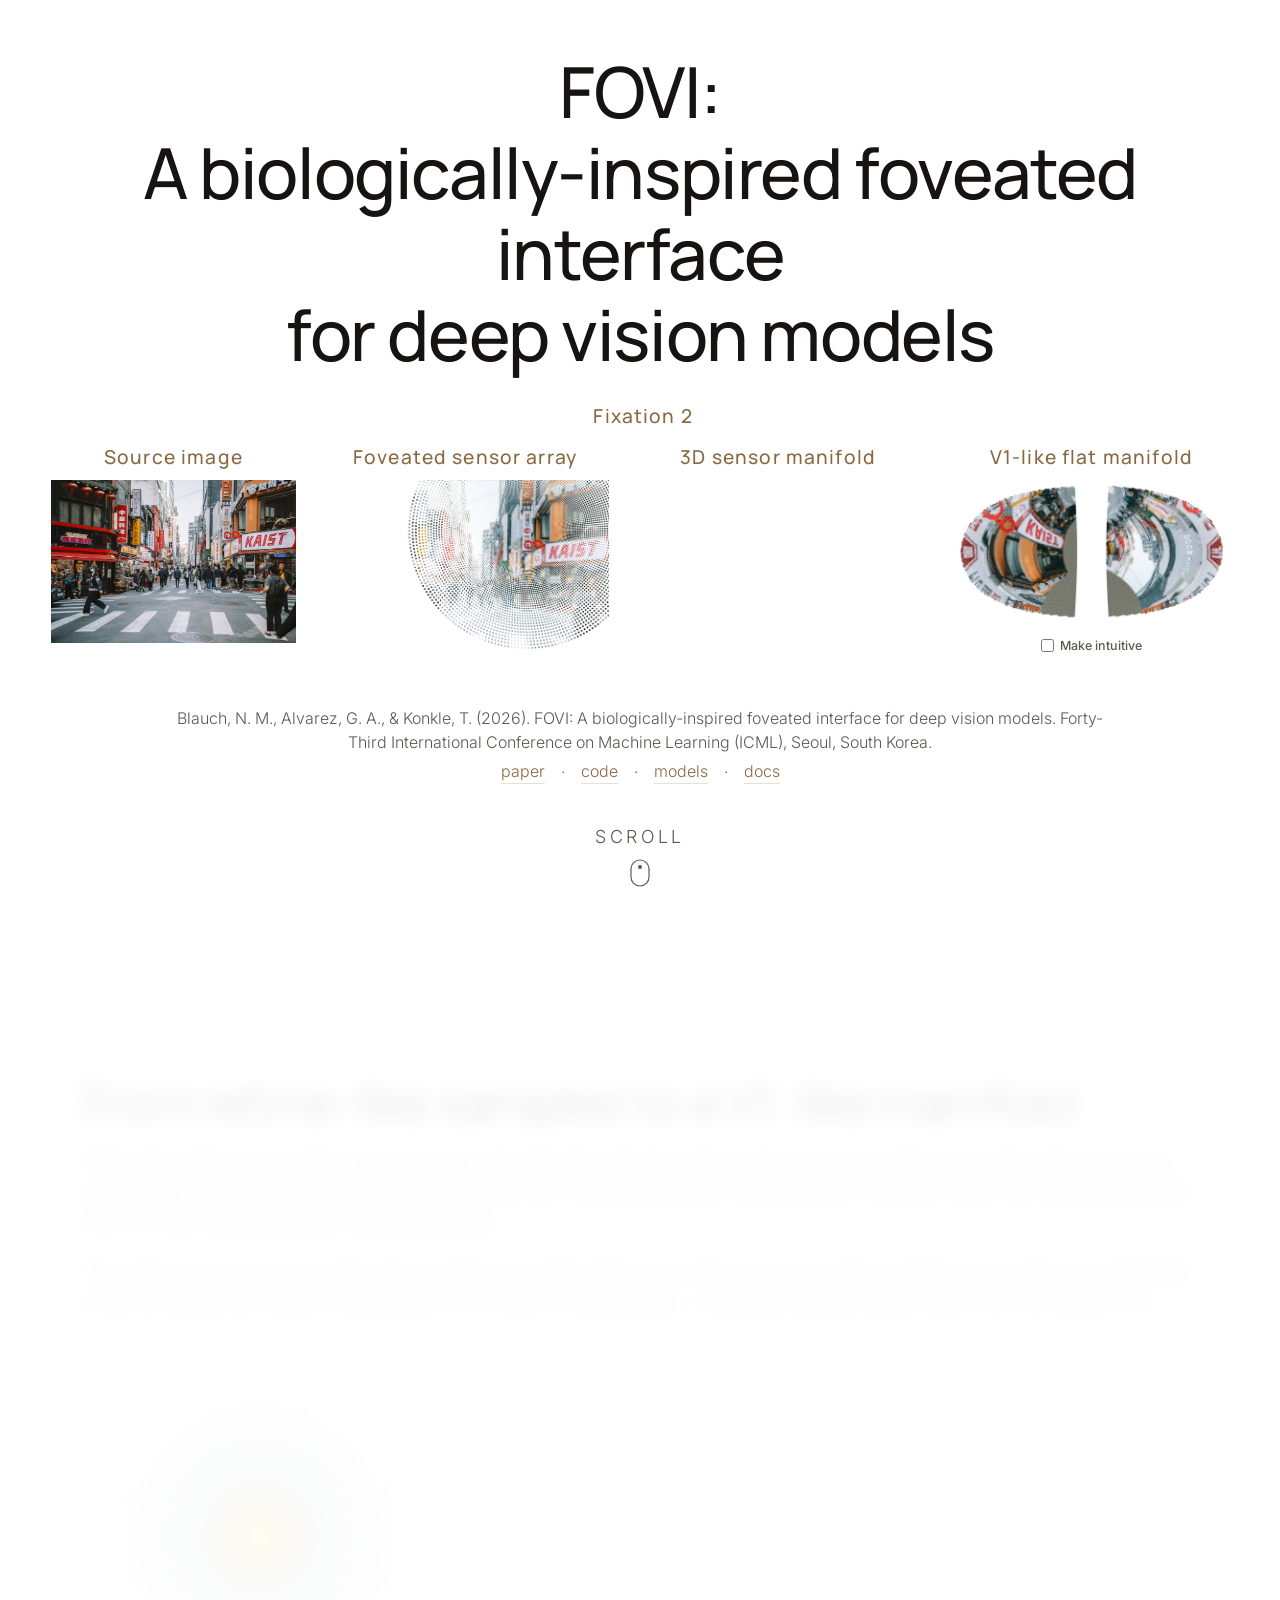
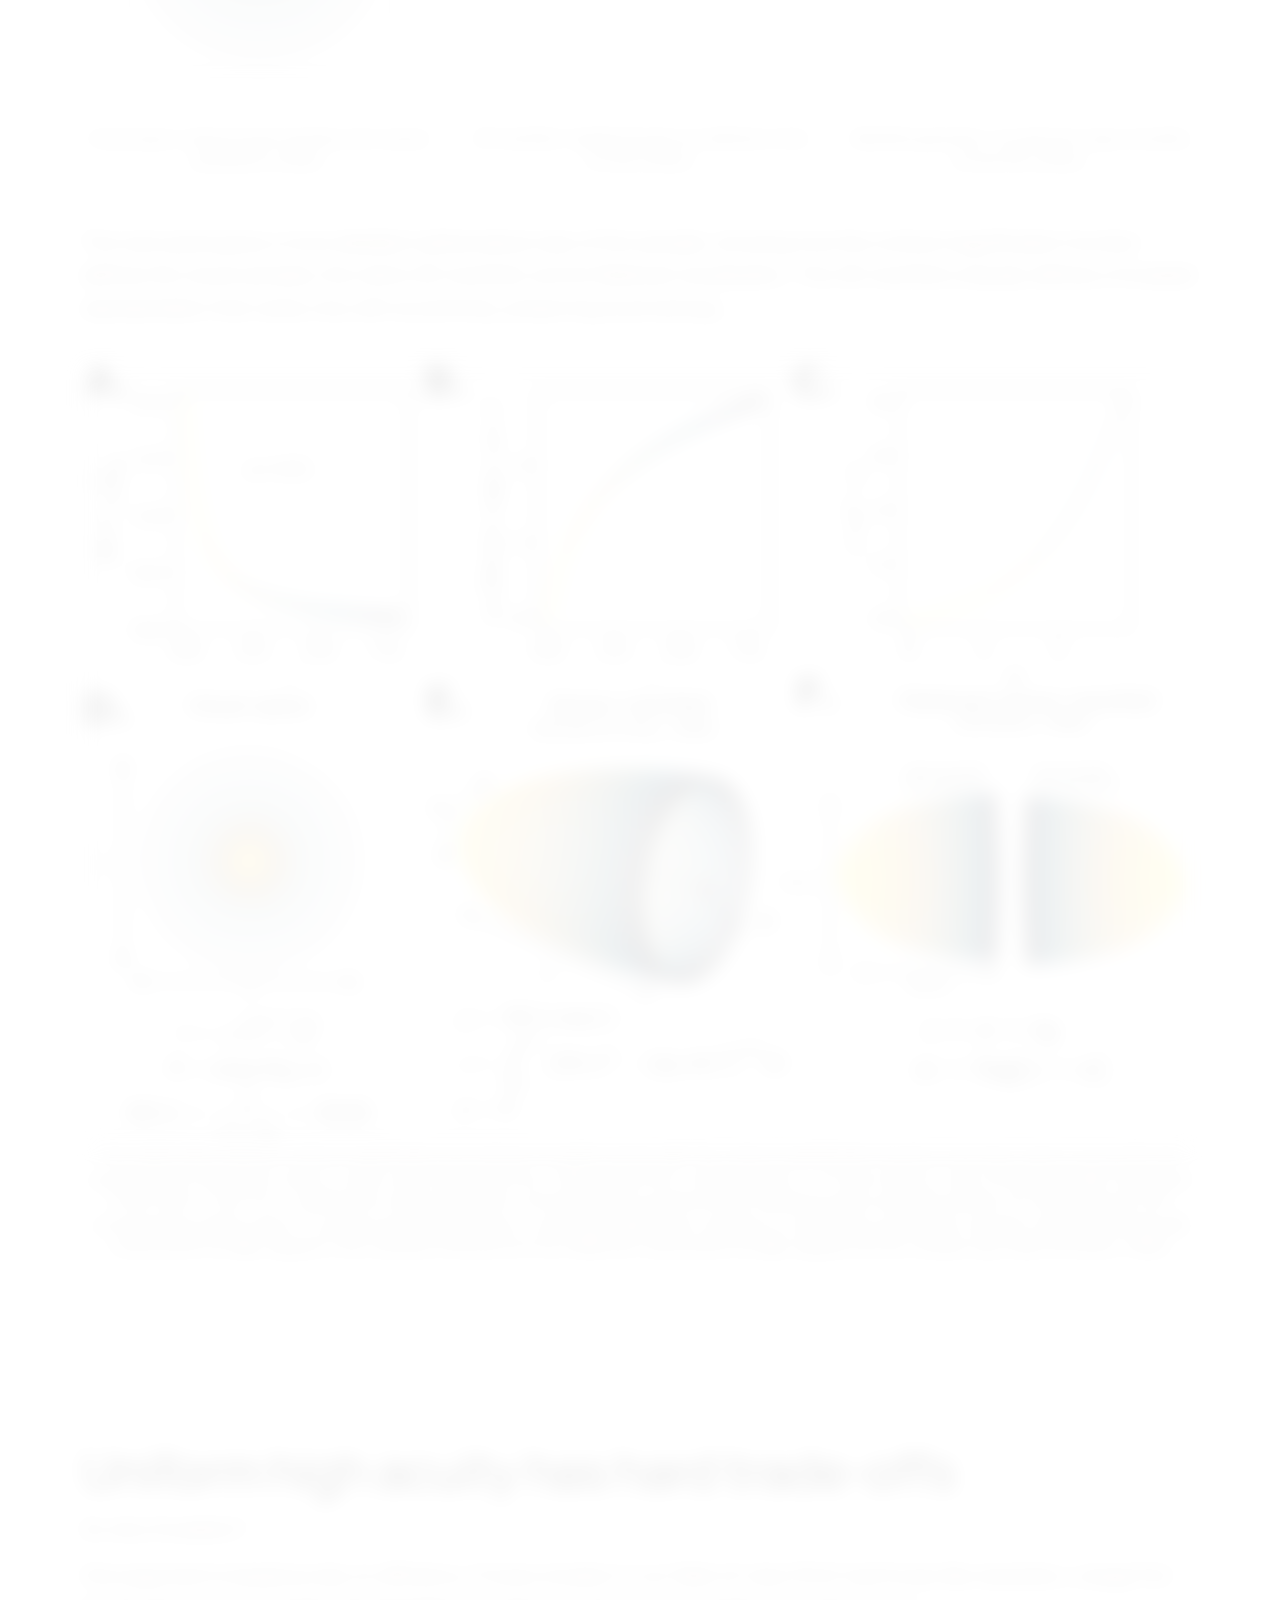
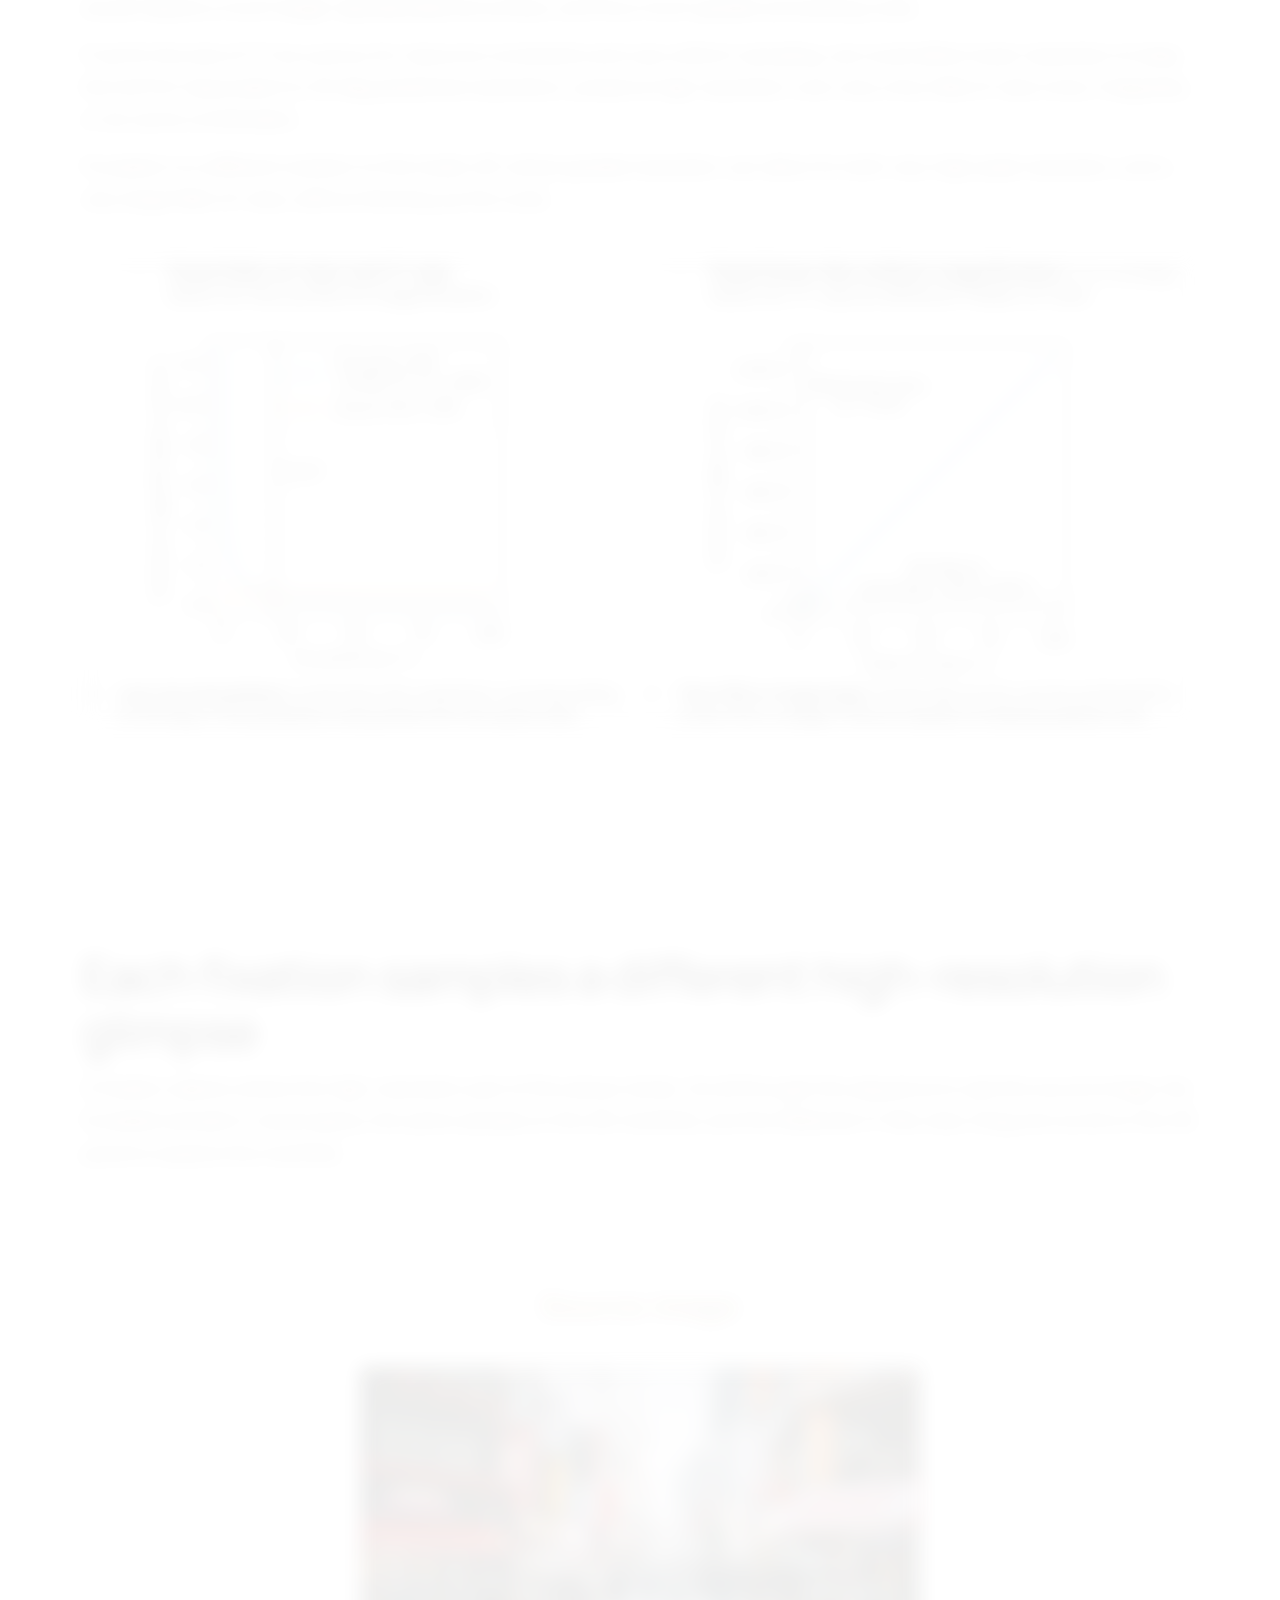
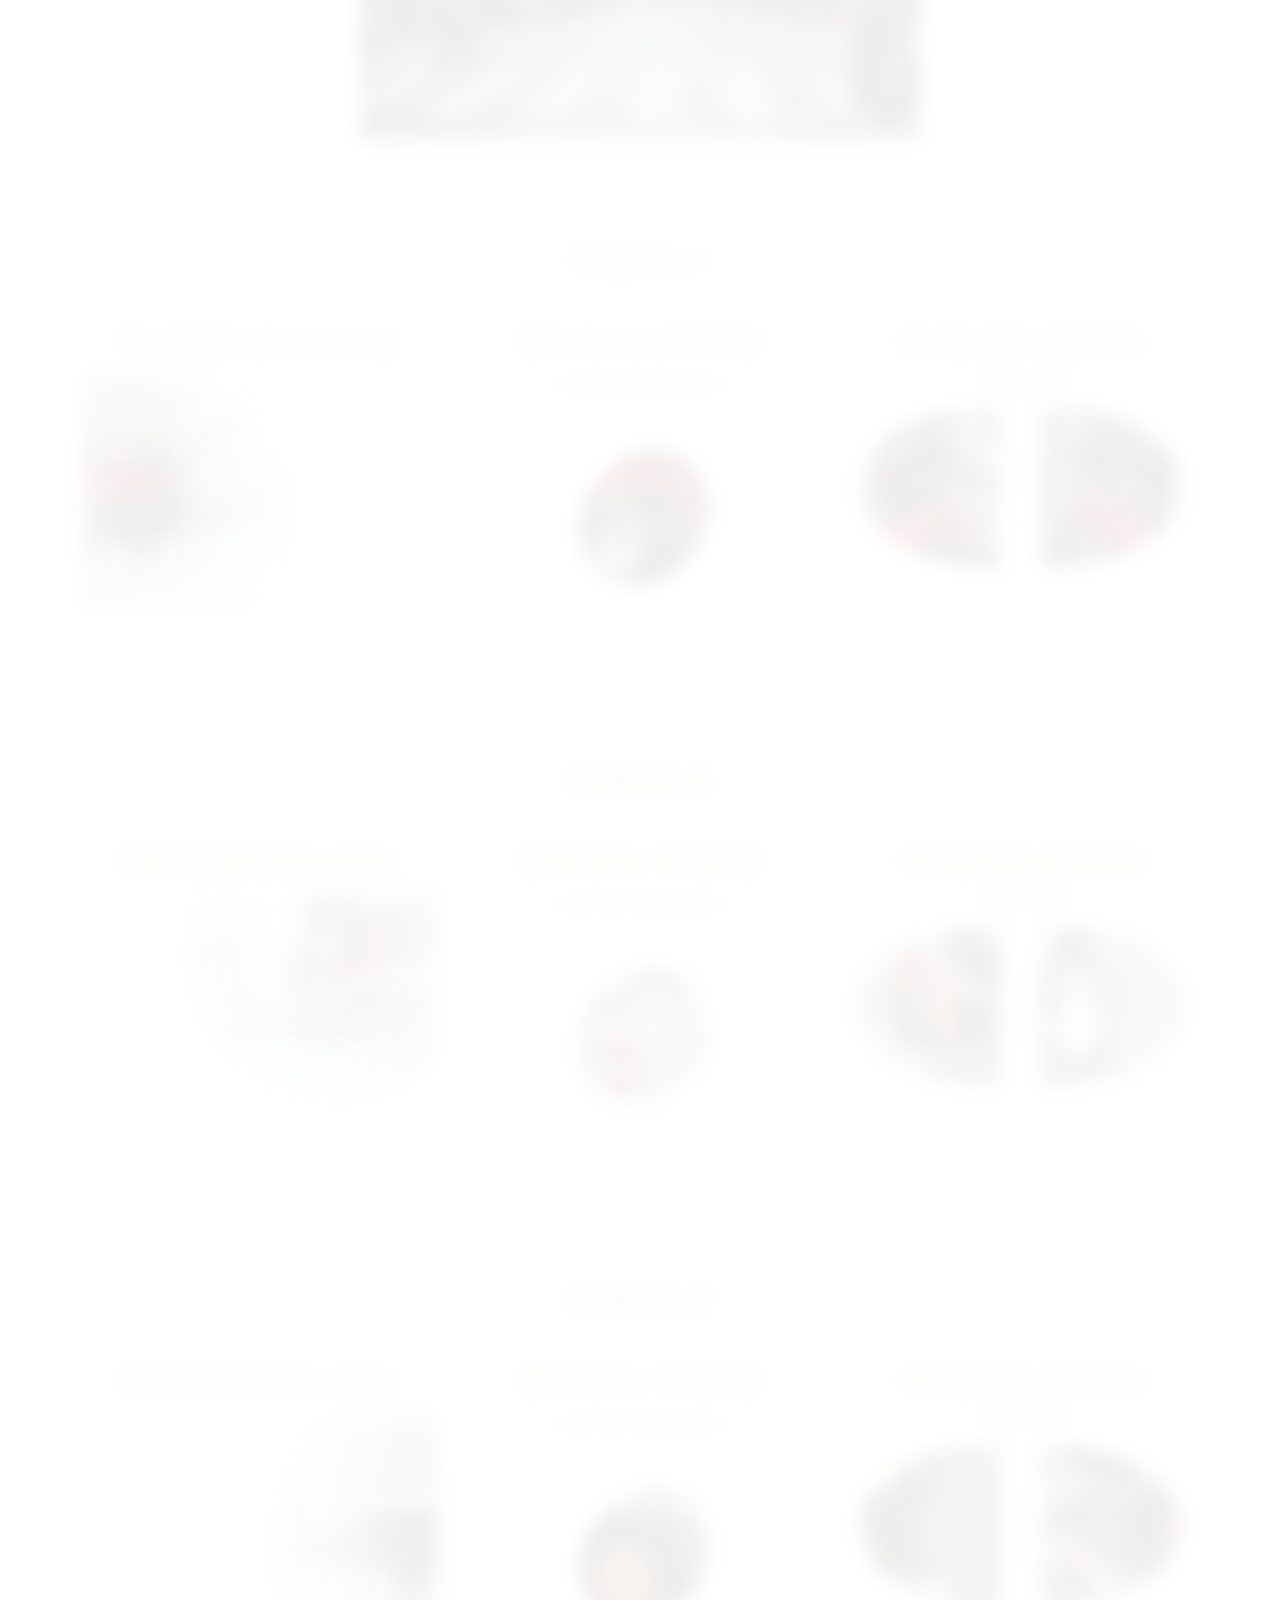
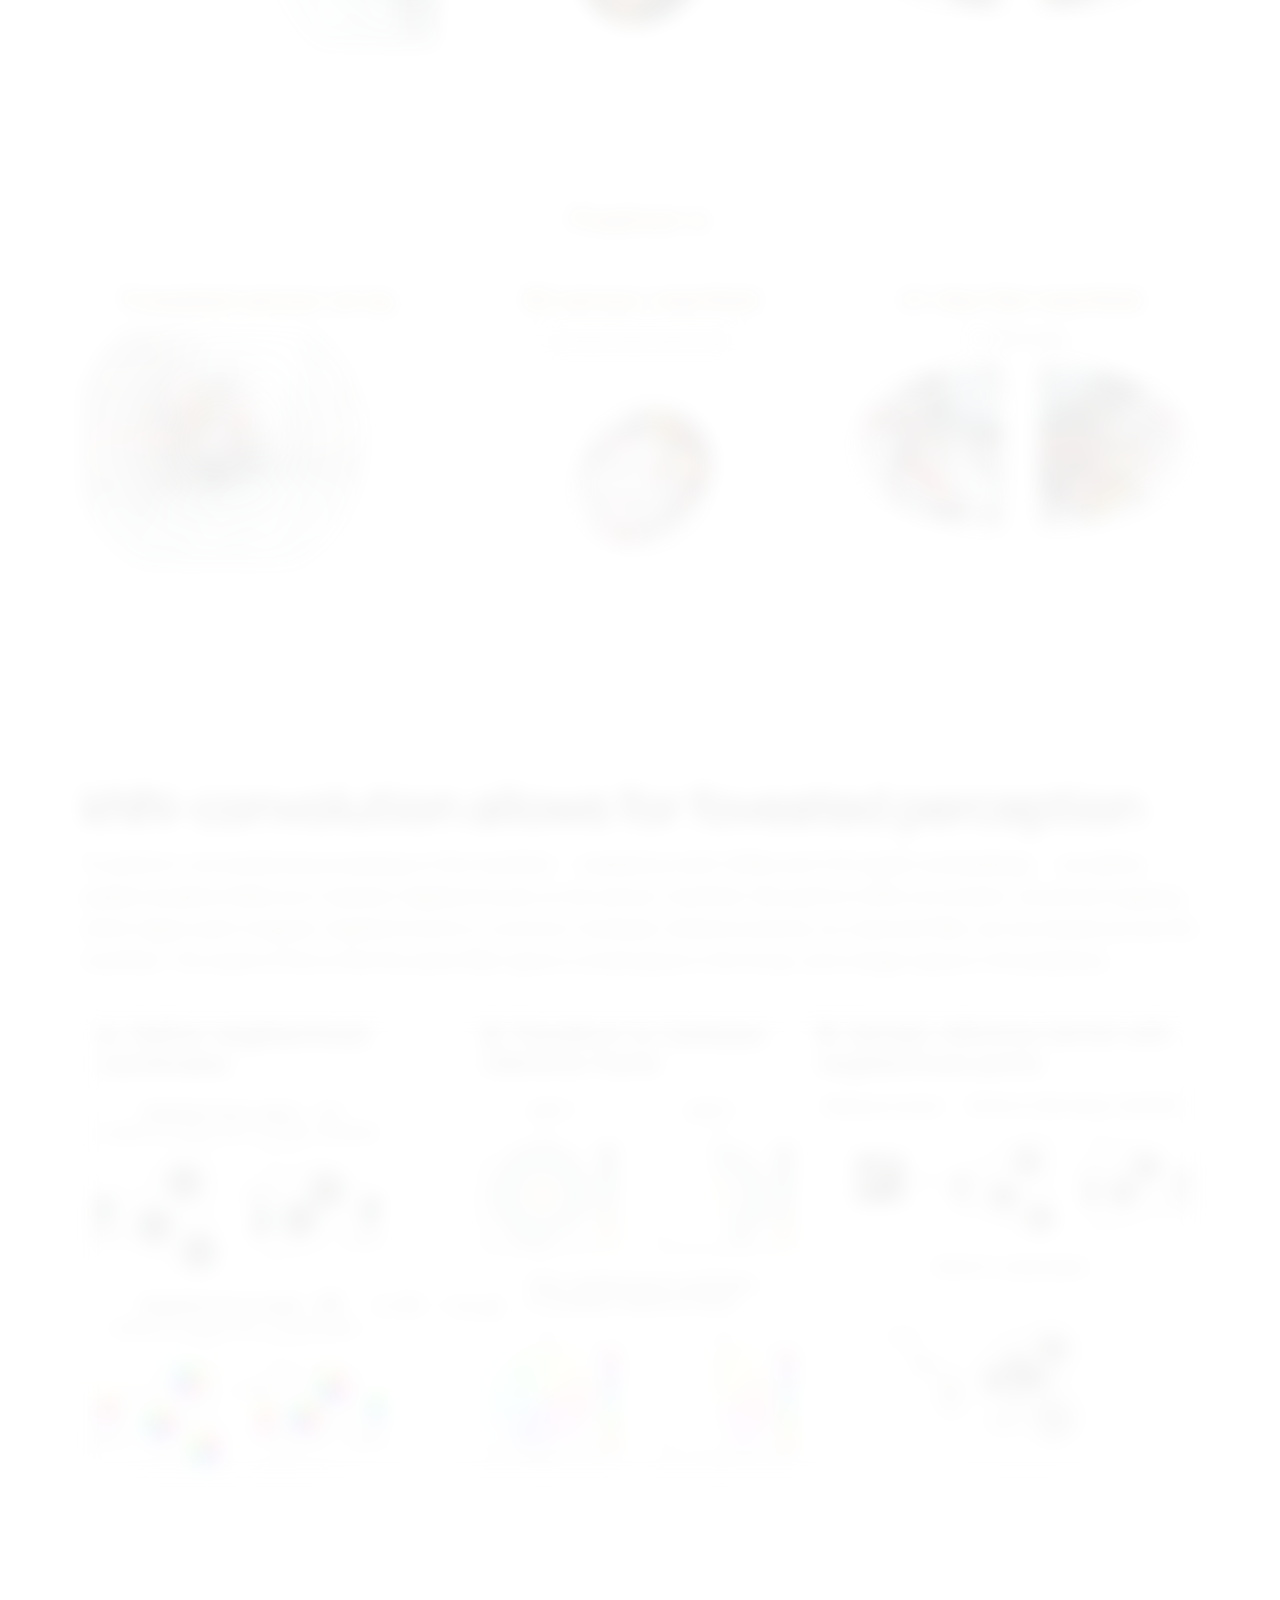
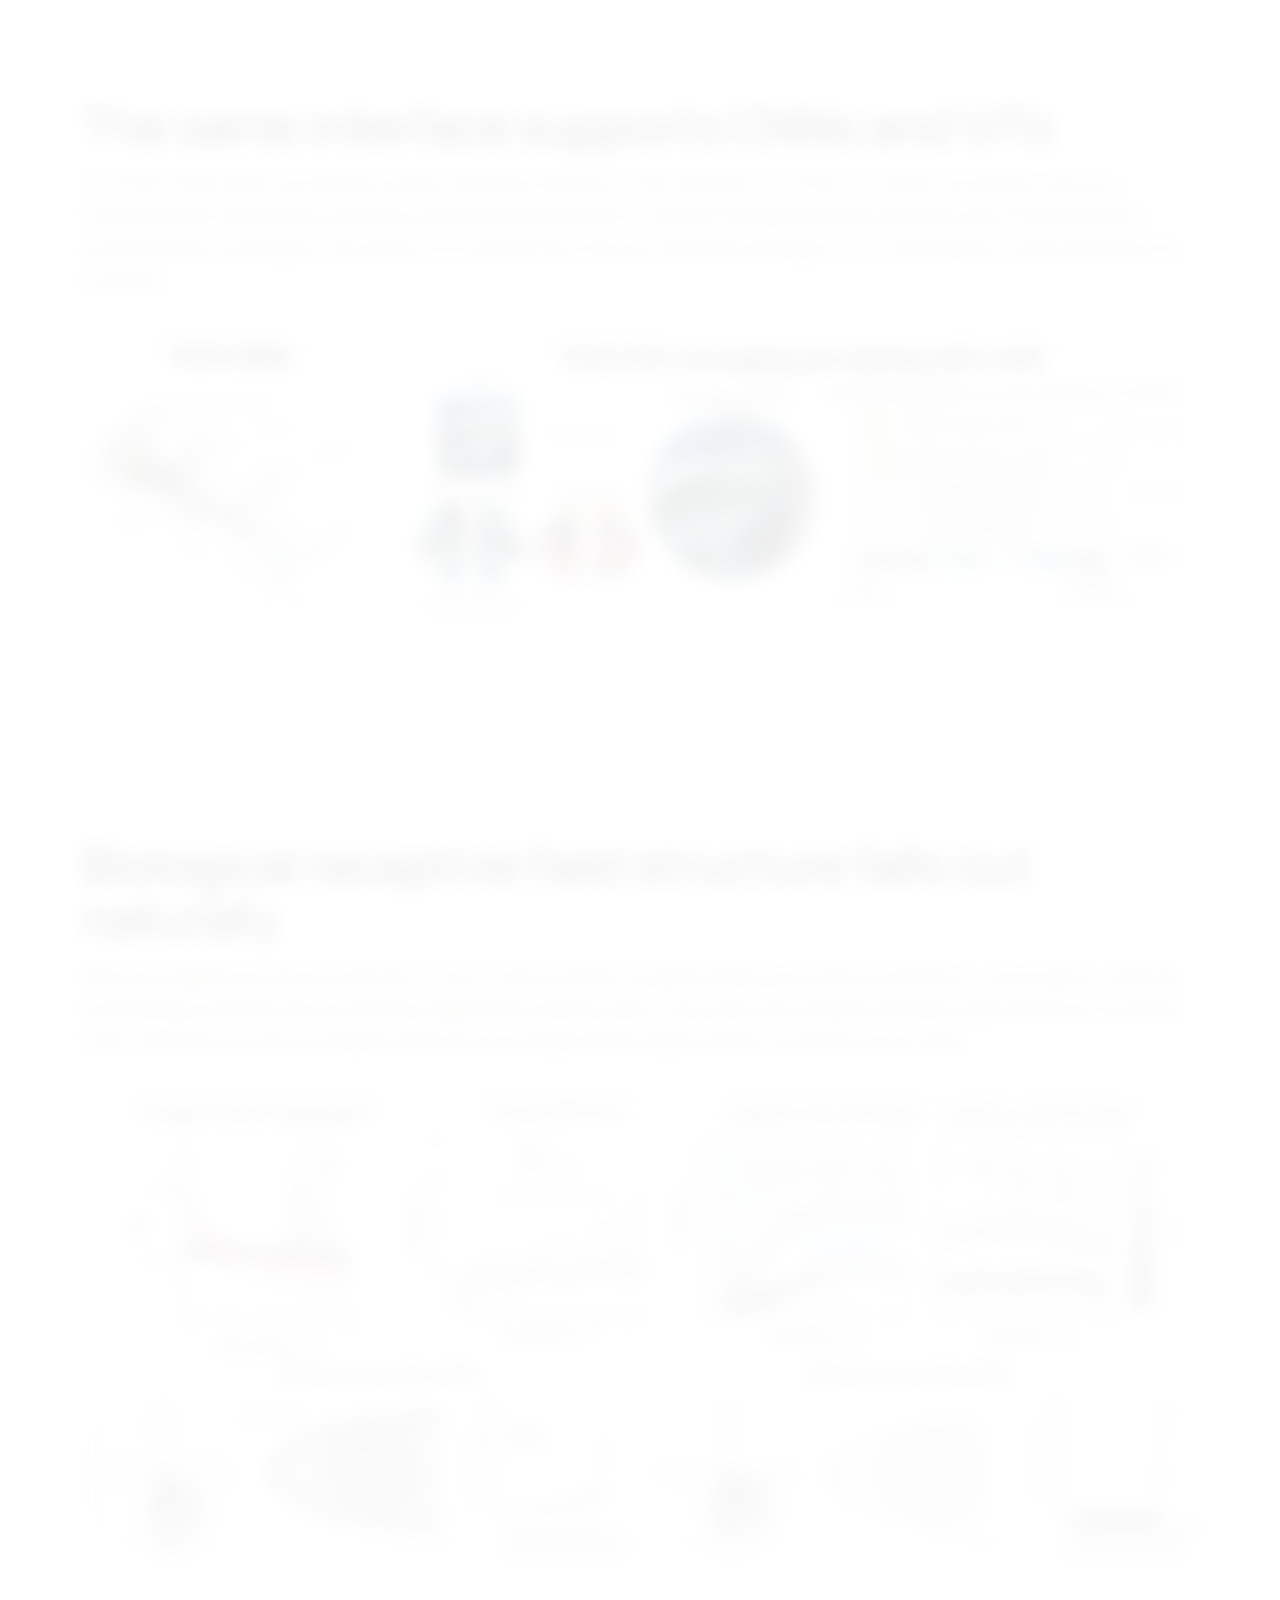
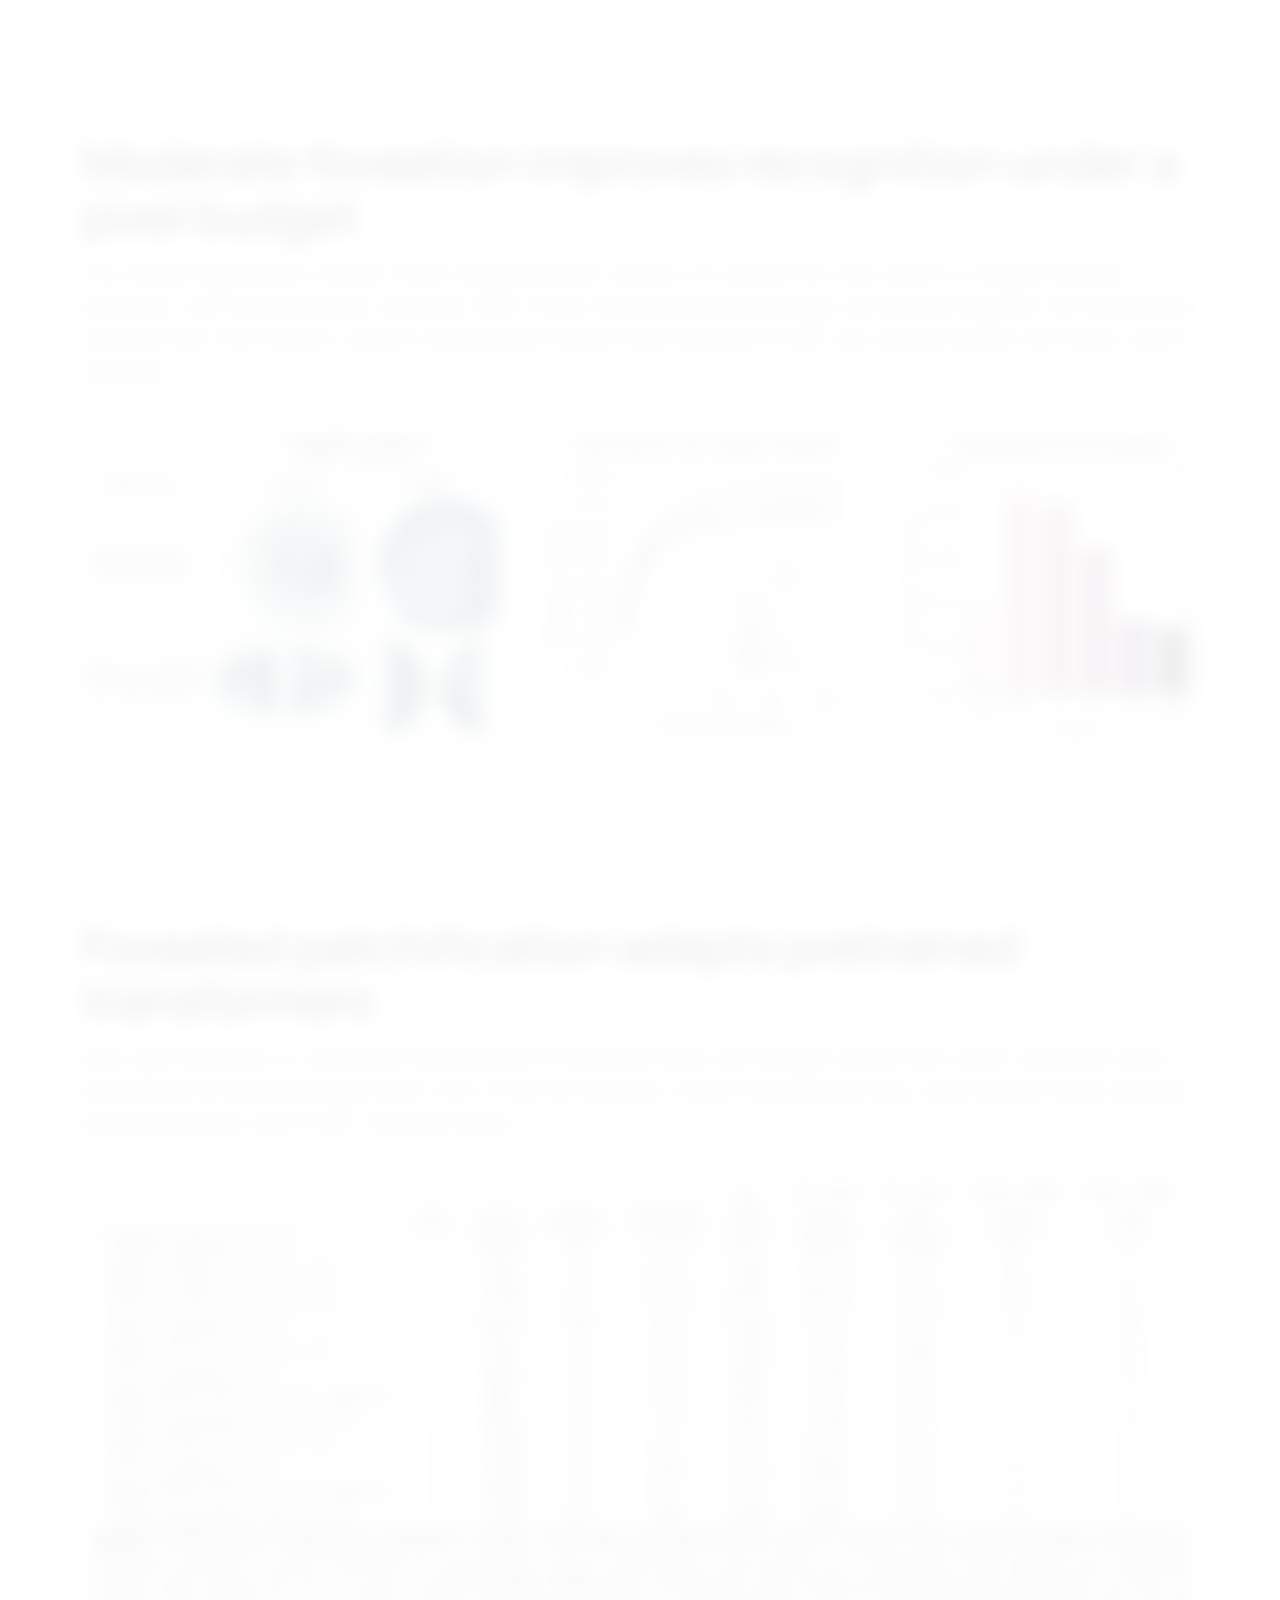
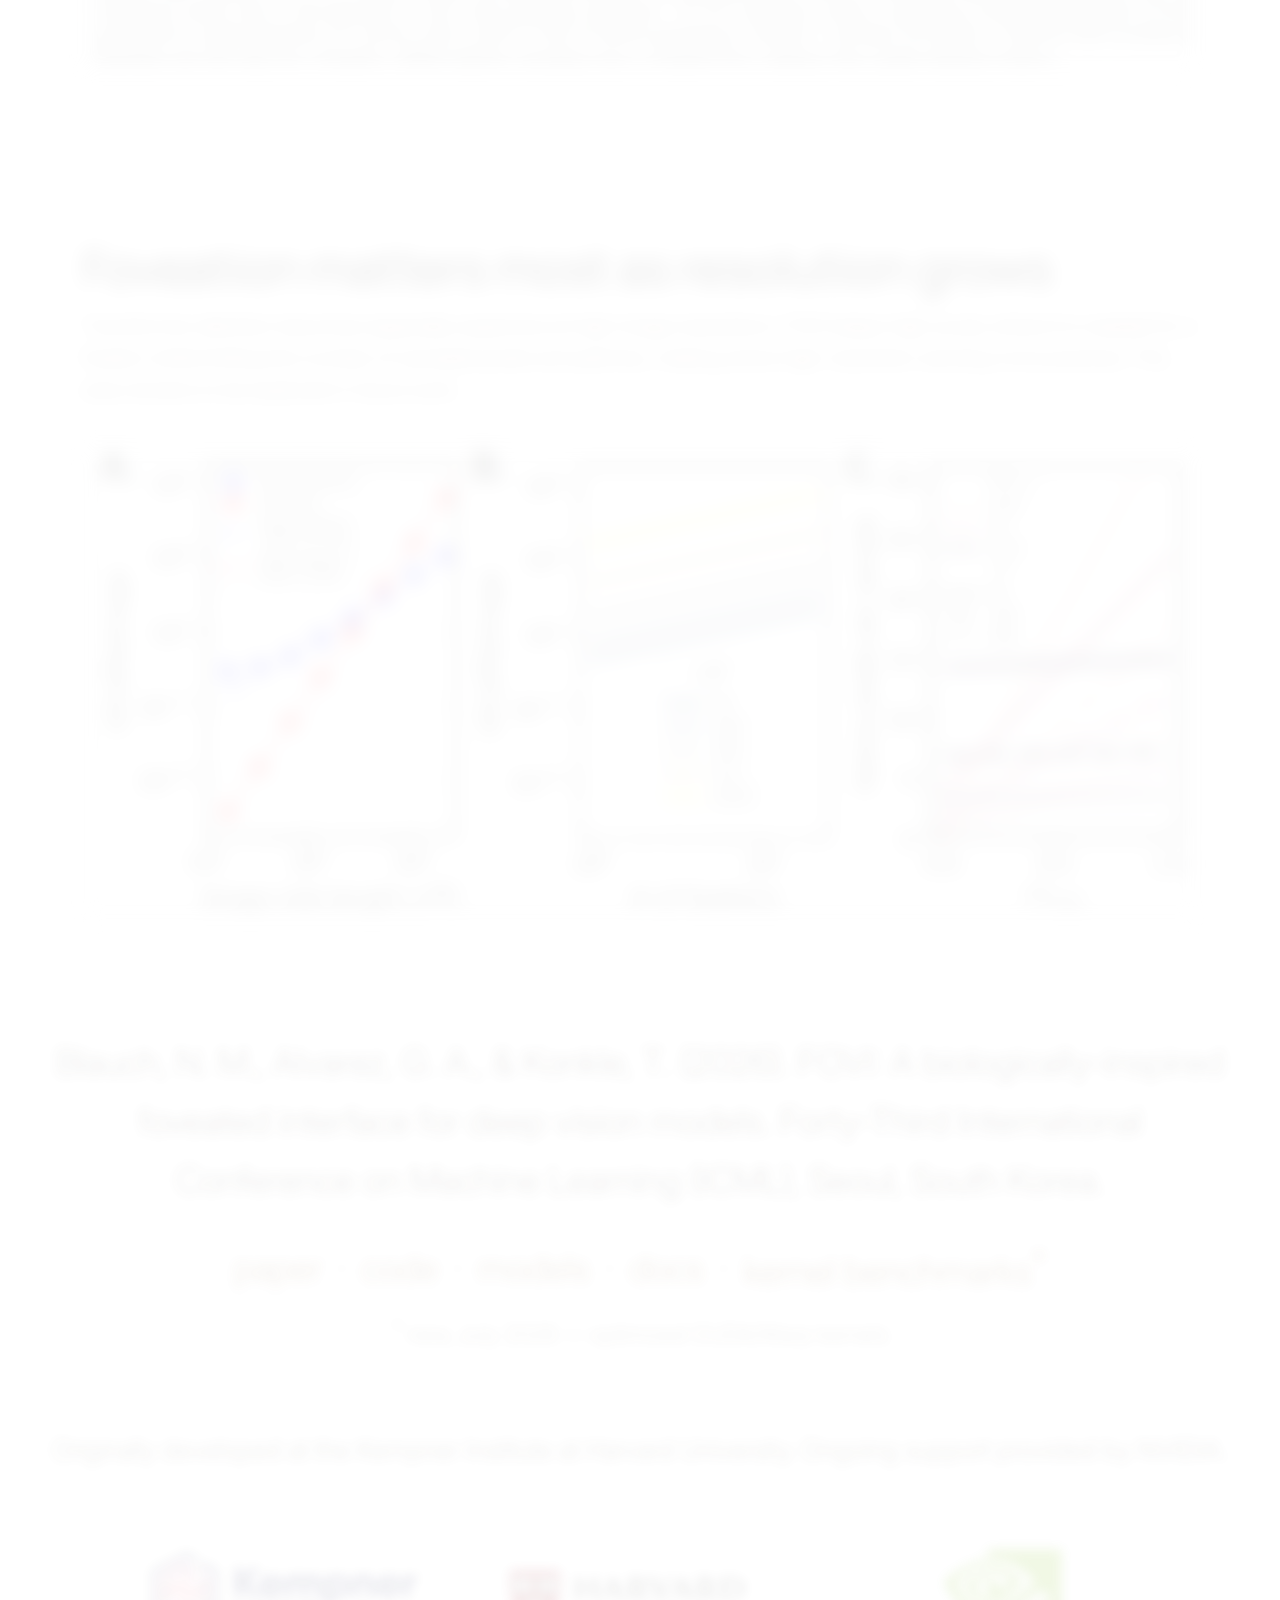
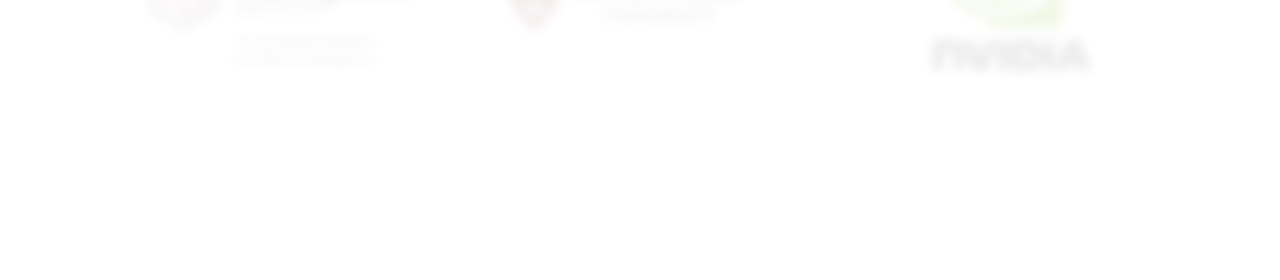
<file: web/foveated-player/index.html>
<!DOCTYPE html>
<html lang="en">
<head>
  <meta charset="UTF-8">
  <meta name="viewport" content="width=device-width, initial-scale=1.0">
  <title>FOVI — Foveated sampling demo</title>
  <link rel="preconnect" href="https://fonts.googleapis.com">
  <link rel="preconnect" href="https://fonts.gstatic.com" crossorigin>
  <link href="https://fonts.googleapis.com/css2?family=Inter:wght@300;400;500&family=Manrope:wght@400;500;600&display=swap" rel="stylesheet">
  <link rel="stylesheet" href="player.css">
  <script src="https://cdn.plot.ly/plotly-2.35.2.min.js" defer></script>
</head>
<body>
  <div class="grain" aria-hidden="true"></div>
  <div class="glow glow-a" aria-hidden="true"></div>
  <div class="glow glow-b" aria-hidden="true"></div>

  <header class="intro" id="intro">
    <h1>FOVI:<br>A biologically-inspired foveated interface<br>for deep vision models</h1>
    <div class="intro-highlight" id="intro-highlight" aria-label="Animated FOVI fixation sequence preview">
      <p class="intro-highlight-loading">Loading fixation preview…</p>
    </div>
    <div class="intro-citation-block">
      <p class="outro-citation">
        Blauch, N. M., Alvarez, G. A., &amp; Konkle, T. (2026). FOVI: A biologically-inspired foveated interface for deep vision models. Forty-Third International Conference on Machine Learning (ICML), Seoul, South Korea.
      </p>
      <nav class="outro-links" aria-label="Project links">
        <a href="https://arxiv.org/abs/2602.03766" target="_blank" rel="noopener noreferrer">paper</a>
        <span class="outro-links-sep" aria-hidden="true">·</span>
        <a href="https://github.com/nblauch/fovi" target="_blank" rel="noopener noreferrer">code</a>
        <span class="outro-links-sep" aria-hidden="true">·</span>
        <a href="https://huggingface.co/fovi-pytorch" target="_blank" rel="noopener noreferrer">models</a>
        <span class="outro-links-sep" aria-hidden="true">·</span>
        <a href="docs/">docs</a>
      </nav>
    </div>
    <div class="scroll-hint">
      <span>Scroll</span>
      <svg width="20" height="28" viewBox="0 0 20 28" fill="none" aria-hidden="true">
        <rect x="1" y="1" width="18" height="26" rx="9" stroke="currentColor" stroke-width="1.2"/>
        <circle class="scroll-dot" cx="10" cy="8" r="2" fill="currentColor"/>
      </svg>
    </div>
  </header>

  <main class="story" id="story">
    <section class="story-section story-reveal" aria-labelledby="summary-title">
      <div class="story-copy">
        <h2 id="summary-title">From retina-like samples to a V1-like manifold</h2>
        <p>
          FOVI starts with a non-uniform sensor array: high sampling density at the center of gaze and fewer samples with increasing eccentricity. The key step is to reformat that array into a uniformly dense, curved sensor manifold, which can also be flattened into a V1-like map split across visual hemifields.
        </p>
        <p>
          The video shows how expanding the samples into a third dimension allows for non-uniform density and uniform magnification to be converted into uniform density and non-uniform magnification - the same transformation seen from the retina to V1.
        </p>
      </div>
      <div class="manifold-triptych" aria-label="Sensor manifold transformation">
        <figure class="story-figure story-figure--panel story-figure--retina">
          <img src="assets/3a_retina.png" alt="Retina-like foveated sampling array with dense central sampling and coarser peripheral sampling." loading="lazy">
          <figcaption>Visual space: dense foveal samples and coarser peripheral context.</figcaption>
        </figure>
        <figure class="story-figure story-figure--panel">
          <video src="assets/3b_manifold_nn.mp4" autoplay loop muted playsinline preload="metadata" aria-label="Animated nearest-neighbor relationships on the 3D sensor manifold."></video>
          <figcaption>3D manifold: neighborhoods are defined on the curved surface.</figcaption>
        </figure>
        <figure class="story-figure story-figure--panel">
          <video src="assets/3c_manifold_eccentricity.mp4" autoplay loop muted playsinline preload="metadata" aria-label="Animated eccentricity gradient on the sensor manifold."></video>
          <figcaption>Manifold geometry: eccentricity maps smoothly across the surface.</figcaption>
        </figure>
      </div>
      <div class="story-copy">
        <p>
          The next panel gives a more detailed mathematical view of the sampler, showing how the cortical magnification function defines the visual samples, the native 3D manifold, and its flattened visualization. This 3D manifold uniquely defines a foveated representation that varies only with eccentricity, preserving local isotropy. 
        </p>
      </div>
      <figure class="story-figure story-figure--wide">
        <img src="assets/3d_samplers.png" alt="FOVI sampler geometry showing the cortical magnification function, non-uniform samples in visual space, the 3D sensor manifold, and the flattened Schwartz manifold." loading="lazy">
        <figcaption>
          The relationship between cortical magnification and isotropic foveated sensing. <strong>A.</strong> The cortical magnification function commonly used to account for the organization of retinotopic maps in visual cortex (Van Essen et al., 1984; Peters et al., 1994). We set <em>a</em> = 0.5 and a field-of-view of 16 degrees. <strong>B.</strong> The integral of the CMF <em>w</em>, from 0 to <em>r</em>, yielding the cortical dimension corresponding to eccentricity. <strong>C.</strong> Sampling evenly along the domain of <em>w</em> and solving for the corresponding retinal radius <em>r</em> to achieve foveated samples in visual space. <strong>D.</strong> Sensor locations in visual space arising from isotropic foveated sampling. <strong>E.</strong> Visual points from <strong>D.</strong> mapped in the manifold of Rovamo &amp; Virsu (1984). <strong>F.</strong> Visual points from <strong>D.</strong> mapped into the complex log model (Schwartz, 1980).
        </figcaption>
      </figure>
    </section>

    <section class="story-section story-reveal" aria-labelledby="tradeoffs-title">
      <div class="story-copy">
        <h2 id="tradeoffs-title">Uniform high acuity has hard trade-offs</h2>
        <p>
          So why foveation? 
        </p>
        <p>
          One argument is based purely on efficiency. If every location in our field-of-view (FoV) had fovea-like resolution, a large FoV would require a much larger representational surface, and thus much greater processing costs. 
        </p>
        <p>
          If we fix the size of V1 as a proxy for resource constraints and use uniform sampling, we could either lower resolution to keep the full FoV (equivalent to 20 deg peripheral resolution), preserve high resolution over only a tiny field of view (only 3 degrees), or do some combination.
        </p>
        <p>
          Foveation is a different solution to this trade-off, where graded resolution can allow for both very high peak resolution, and a very large field-of-view, without blowing up the costs.
        </p>
      </div>
      <figure class="story-figure story-figure--wide">
        <img src="assets/2_uniform_tradeoffs.png" alt="Plots illustrating uniform magnification trade-offs between field of view, V1 size, and visual resolution." loading="lazy">
      </figure>
    </section>

    <section class="story-section story-section--demo story-reveal" aria-labelledby="fixations-title">
      <div class="story-copy">
        <h2 id="fixations-title">Each fixation samples a different high-resolution glimpse</h2>
        <p>
          A fixation selects where the high-resolution part of the sensor lands. Scroll through the sequence to see the source image, the foveated sample in visual space, the same sample on the 3D manifold, and the flattened V1-like view. Drag and scroll on the 3D panel to explore the manifold. 
        </p>
      </div>
    </section>

    <section class="sequence" id="sequence" aria-live="polite"></section>

    <section class="story-section story-reveal" aria-labelledby="kernel-title">
      <div class="story-copy">
        <h2 id="kernel-title">kNN-convolution allows for foveated perception</h2>
        <p>
          To perform convolutional processing on the manifold -- needed by both CNNs and ViTs (patch embedding) -- we define spatial receptive fields as k-nearest-neighborhoods on the sensor manifold. We perform kNN convolution via kernel mapping, which aligns each irregular neighborhood to a common Cartesian reference kernel, so a learned filter can be shared across the manifold. The result of this is that the same filter spans a small space in the fovea, and a larger space in the periphery.
        </p>
      </div>
      <figure class="story-figure story-figure--wide">
        <img src="assets/4_kernel_mapping_wide.png" alt="Kernel mapping procedure for kNN-convolution, showing neighborhood coordinates, Cartesian reference frame mapping, and sampled kernels in manifold and visual space." loading="lazy">
      </figure>
    </section>

    <section class="story-section story-reveal" aria-labelledby="architecture-title">
      <div class="story-copy">
        <h2 id="architecture-title">The same interface supports CNNs and ViTs</h2>
        <p>
          In a FOVI-CNN, kNN-convolutions build a hierarchy directly on the manifold. In a FOVI-ViT, kNN-convolution acts as a foveated patch embedding, allowing a pretrained transformer to receive foveated patches while the rest of the encoder is architecturally unchanged. This allows us to benefit from the pre-trained knowledge of a ViT like DINOv3, while adapting it for foveation. 
        </p>
      </div>
      <figure class="story-figure story-figure--wide">
        <img src="assets/5_foveated_arches.png" alt="FOVI architecture diagrams showing hierarchical kNN-convolution, manifold kernels, foveated patches, and DINOv3 adaptation." loading="lazy">
      </figure>
    </section>

    <section class="story-section story-reveal" aria-labelledby="rf-title">
      <div class="story-copy">
        <h2 id="rf-title">Biological receptive field structure falls out naturally</h2>
        <p>
          Because neighborhoods are isotropic on the V1-like manifold, receptive fields grow with eccentricity in visual space, while the local isotropy prevents the eccentricity-dependent warping seen in log-polar and warped Cartesian approaches for foveation. FOVI-CNNs thus produce receptive field size and shape trends highly similar to primate visual cortex.
        </p>
      </div>
      <figure class="story-figure story-figure--wide">
        <img src="assets/6_RFs.png" alt="Receptive field analyses comparing variable cortical magnification, human pRF sizes, model receptive field sizes, and receptive field shapes." loading="lazy">
      </figure>
    </section>

    <section class="story-section story-reveal" aria-labelledby="cnn-title">
      <div class="story-copy">
        <h2 id="cnn-title">Moderate foveation improves recognition under a pixel budget</h2>
        <p>
          The cortical magnification function (CMF) hyperparameter a allows us to sweep from fully uniform to heavily foveated perception, with the same sensor resources. With a fixed constrained sensing budget, we find that ImageNet-100 classification improves with more fixations, while an intermediate foveation level outperforms both very strong foveation and nearly uniform sampling.
        </p>
      </div>
      <figure class="story-figure story-figure--wide">
        <img src="assets/7_cnn_results.png" alt="FOVI-CNN results showing sampled fixations and ImageNet accuracy as a function of fixation count and foveation strength." loading="lazy">
      </figure>
    </section>

    <section class="story-section story-reveal" aria-labelledby="vit-title">
      <div class="story-copy">
        <h2 id="vit-title">Foveated patchification adapts pretrained transformers</h2>
        <p>
          With LoRA adaptation to convert pre-trained DINOv3 models into lower-res foveated variants with a kNN-convolution patch embedding, the resulting models retain much of the full-resolution model's ImageNet accuracy while using far fewer sampled pixels and patches, less FLOPS, and lower latency.
        </p>
      </div>
      <figure class="story-figure story-figure--wide">
        <img src="assets/8_vit_results.png" alt="Table comparing FOVI-DINOv3 variants with uniform, weak-FOVI, and log-polar baselines across accuracy, GFLOPs, latency, and memory." loading="lazy">
      </figure>
    </section>

    <section class="story-section story-reveal" aria-labelledby="efficiency-title">
      <div class="story-copy">
        <h2 id="efficiency-title">Foveation matters most as resolution grows</h2>
        <p>
          Transformer attention becomes especially expensive at high image resolutions. FOVI keeps high acuity where it is needed for a fixation while limiting the number of sampled pixels and patches, making active high-resolution sensing more practical. This area remains to be explored in future work. 
        </p>
      </div>
      <figure class="story-figure story-figure--wide">
        <img src="assets/10_efficiency_vits.png" alt="Efficiency analyses showing GFLOPs scaling with image resolution, fixation count, and local sampling resolution." loading="lazy">
      </figure>
    </section>
  </main>

  <footer class="outro" id="outro">
    <div class="outro-inner">
      <p class="outro-citation">
        Blauch, N. M., Alvarez, G. A., &amp; Konkle, T. (2026). FOVI: A biologically-inspired foveated interface for deep vision models. Forty-Third International Conference on Machine Learning (ICML), Seoul, South Korea.
      </p>
      <nav class="outro-links" aria-label="Project links">
        <a href="https://arxiv.org/abs/2602.03766" target="_blank" rel="noopener noreferrer">paper</a>
        <span class="outro-links-sep" aria-hidden="true">·</span>
        <a href="https://github.com/nblauch/fovi" target="_blank" rel="noopener noreferrer">code</a>
        <span class="outro-links-sep" aria-hidden="true">·</span>
        <a href="https://huggingface.co/fovi-pytorch" target="_blank" rel="noopener noreferrer">models</a>
        <span class="outro-links-sep" aria-hidden="true">·</span>
        <a href="docs/">docs</a>
        <span class="outro-links-sep" aria-hidden="true">·</span>
        <a href="kernel-benchmarks.html">kernel benchmarks<sup>*</sup></a>
      </nav>
      <p class="outro-citation" style="font-size:0.85em;opacity:0.8;margin-top:0.5em;">
        <sup>*</sup> new, July 2026 — optimized CUDA/Warp kernels
      </p>
      <p class="outro-citation" style="margin-top:3em;font-size:1.6rem;line-height:1.6;">
        Originally developed at the Kempner Institute at Harvard University. Ongoing support provided by NVIDIA.
      </p>
      <div class="outro-logos" style="display:flex;gap:56px;align-items:center;justify-content:center;flex-wrap:wrap;margin-top:1.4em;">
        <a href="https://kempnerinstitute.harvard.edu/" target="_blank" rel="noopener noreferrer"><img src="assets/kempner-logo.png" alt="Kempner Institute at Harvard University" style="height:208px;width:auto;"></a>
        <a href="https://www.nvidia.com/" target="_blank" rel="noopener noreferrer"><img src="assets/nvidia-logo.svg" alt="NVIDIA" style="height:184px;width:auto;"></a>
      </div>
    </div>
  </footer>

  <script src="player.js"></script>
</body>
</html>
</file>
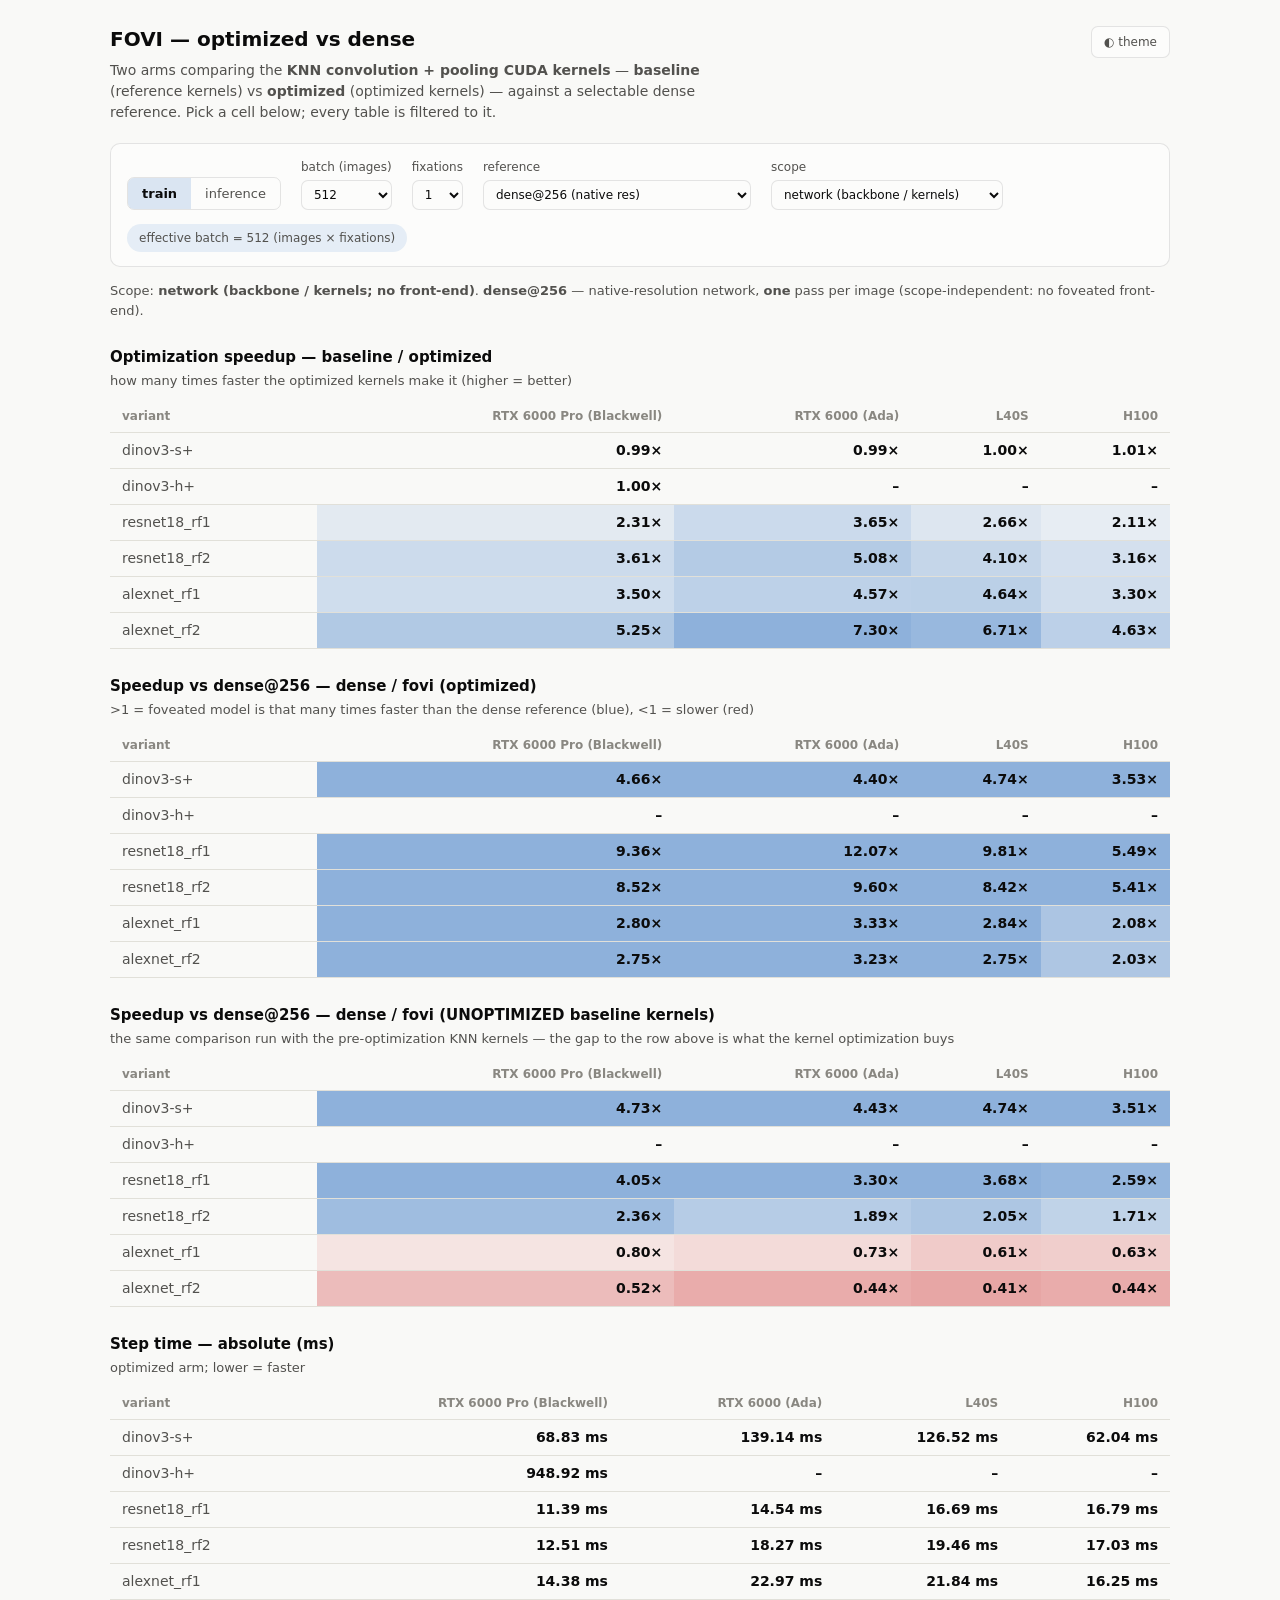
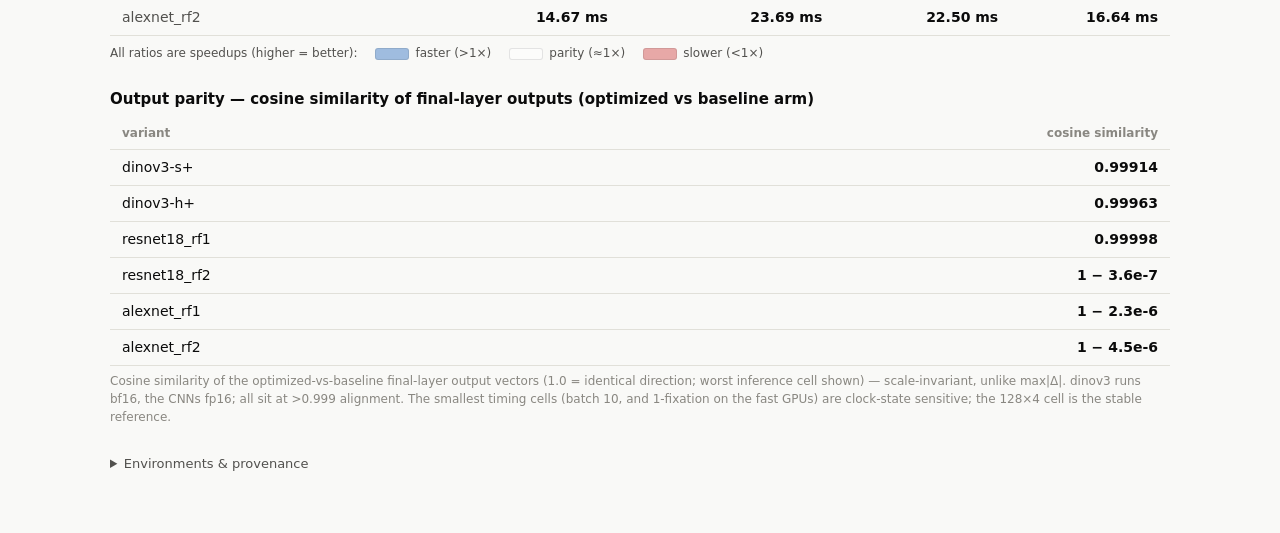
<file: web/foveated-player/kernel-benchmarks.html>
<!doctype html>
<html lang="en"><head><meta charset="utf-8">
<meta name="viewport" content="width=device-width, initial-scale=1">
<title>FOVI benchmark — optimized vs dense</title>
<style>
:root{ color-scheme:light;
  --page:#f9f9f7; --surface:#fcfcfb; --ink:#0b0b0b; --ink2:#52514e; --muted:#898781;
  --grid:#e1e0d9; --border:rgba(11,11,11,0.10); --good:#006300;
  --blue:37,106,191; --red:208,59,59; }
:root[data-theme="dark"]{ color-scheme:dark;
  --page:#0d0d0d; --surface:#1a1a19; --ink:#ffffff; --ink2:#c3c2b7; --muted:#898781;
  --grid:#2c2c2a; --border:rgba(255,255,255,0.10); --good:#0ca30c;
  --blue:57,135,229; --red:230,103,103; }
@media (prefers-color-scheme:dark){ :root:not([data-theme="light"]){ color-scheme:dark;
  --page:#0d0d0d; --surface:#1a1a19; --ink:#ffffff; --ink2:#c3c2b7; --muted:#898781;
  --grid:#2c2c2a; --border:rgba(255,255,255,0.10); --good:#0ca30c;
  --blue:57,135,229; --red:230,103,103; } }
*{box-sizing:border-box}
body{ margin:0; background:var(--page); color:var(--ink);
  font-family:system-ui,-apple-system,"Segoe UI",sans-serif; font-size:14px; line-height:1.5; }
.wrap{ max-width:1100px; margin:0 auto; padding:24px 20px 60px; }
h1{ font-size:20px; margin:0 0 2px; }
h3{ font-size:15px; margin:26px 0 2px; }
.sub{ color:var(--ink2); margin:0 0 10px; font-size:13px; }
.lede{ color:var(--ink2); margin:2px 0 20px; max-width:70ch; }
.controls{ display:flex; flex-wrap:wrap; gap:14px 20px; align-items:flex-end;
  background:var(--surface); border:1px solid var(--border); border-radius:10px; padding:14px 16px; }
.controls label{ display:flex; flex-direction:column; gap:4px; font-size:12px; color:var(--ink2); }
.controls select{ font:inherit; padding:6px 8px; border:1px solid var(--border);
  border-radius:7px; background:var(--surface); color:var(--ink); }
.seg{ display:inline-flex; border:1px solid var(--border); border-radius:7px; overflow:hidden; }
.seg label{ padding:6px 14px; cursor:pointer; font-size:13px; color:var(--ink2); }
.seg input{ display:none; }
.seg input:checked + span{ background:rgba(var(--blue),0.16); color:var(--ink); font-weight:600; }
.seg span{ display:block; margin:-6px -14px; padding:6px 14px; }
.badge{ font-size:12px; color:var(--ink2); background:rgba(var(--blue),0.10);
  border-radius:20px; padding:5px 12px; }
.note{ font-size:13px; color:var(--ink2); margin:14px 0 4px; }
.spacer{ flex:1 1 auto; }
button.theme{ font:inherit; font-size:12px; padding:6px 12px; border:1px solid var(--border);
  border-radius:7px; background:var(--surface); color:var(--ink2); cursor:pointer; }
table{ border-collapse:separate; border-spacing:0; width:100%; margin:6px 0 2px;
  font-variant-numeric:tabular-nums; }
th,td{ text-align:right; padding:7px 12px; border-bottom:1px solid var(--grid); }
th{ color:var(--muted); font-weight:600; font-size:12px; }
th:first-child,td:first-child{ text-align:left; }
td.rowh{ color:var(--ink2); }
td.val{ font-weight:600; }
.legend{ display:flex; gap:18px; flex-wrap:wrap; font-size:12px; color:var(--ink2); margin:8px 0 0; }
.chip{ display:inline-block; width:34px; height:12px; border-radius:3px; vertical-align:middle;
  margin-right:6px; border:1px solid var(--border); }
details.env{ margin-top:28px; } summary{ cursor:pointer; color:var(--ink2); font-size:13px; }
.env table{ margin-top:8px; } .env td,.env th{ text-align:left; }
.pnote{ font-size:12px; color:var(--muted); margin-top:6px; }
</style></head>
<body><div class="wrap">
<div style="display:flex;align-items:baseline;gap:14px">
  <h1>FOVI — optimized vs dense</h1><div class="spacer"></div>
  <button class="theme" id="themeBtn">◐ theme</button>
</div>
<p class="lede">Two arms comparing the <b>KNN convolution + pooling CUDA kernels</b> —
<b>baseline</b> (reference kernels) vs <b>optimized</b> (optimized kernels) — against a
selectable dense reference. Pick a cell below; every table is filtered to it.</p>

<div class="controls">
  <div class="seg" id="modeSeg">
    <label><input type="radio" name="mode" value="train" checked><span>train</span></label>
    <label><input type="radio" name="mode" value="inference"><span>inference</span></label>
  </div>
  <label>batch (images)<select id="batch"></select></label>
  <label>fixations<select id="nfix"></select></label>
  <label>reference<select id="dense">
    <option value="logpolar@64">logpolar@64 (matched foveated CNN)</option>
    <option value="dense@256" selected>dense@256 (native res)</option>
  </select></label>
  <label>scope<select id="scope">
    <option value="network" selected>network (backbone / kernels)</option>
    <option value="full_fovinet">full step (incl. front-end + head)</option>
  </select></label>
  <div class="spacer"></div>
  <span class="badge" id="effbadge"></span>
</div>
<p class="note" id="densenote"></p>

<div id="tables"></div>
<div class="legend">
  <span>All ratios are speedups (higher = better):</span>
  <span><span class="chip" style="background:rgba(var(--blue),0.42)"></span>faster (&gt;1×)</span>
  <span><span class="chip" style="background:var(--surface)"></span>parity (≈1×)</span>
  <span><span class="chip" style="background:rgba(var(--red),0.42)"></span>slower (&lt;1×)</span>
</div>

<h3>Output parity — cosine similarity of final-layer outputs (optimized vs baseline arm)</h3>
<div id="parity"></div>
<p class="pnote">Cosine similarity of the optimized-vs-baseline final-layer output vectors (1.0 = identical direction; worst inference cell shown) — scale-invariant, unlike max|Δ|. dinov3 runs bf16, the CNNs fp16; all sit at &gt;0.999 alignment. The smallest timing cells (batch 10, and 1-fixation on the fast GPUs) are clock-state sensitive; the 128×4 cell is the stable reference.</p>

<details class="env"><summary>Environments &amp; provenance</summary><div id="env"></div></details>

<script>
const D = {"records": [{"kind": "logpolar@64", "model": "resnet18", "arm": null, "mode": "inference", "batch": 10, "n_fixations": 1, "scope": "network", "_gpu": "RTX 6000 Pro (Blackwell)", "fwd_bwd_ms": null, "median_ms": 1.269279956817627}, {"kind": "logpolar@64", "model": "resnet18", "arm": null, "mode": "inference", "batch": 10, "n_fixations": 1, "scope": "full_fovinet", "_gpu": "RTX 6000 Pro (Blackwell)", "fwd_bwd_ms": null, "median_ms": 1.7062240242958069}, {"kind": "logpolar@64", "model": "resnet18", "arm": null, "mode": "train", "batch": 10, "n_fixations": 1, "scope": "network", "_gpu": "RTX 6000 Pro (Blackwell)", "fwd_bwd_ms": 4.840207815170288, "median_ms": null}, {"kind": "logpolar@64", "model": "resnet18", "arm": null, "mode": "train", "batch": 10, "n_fixations": 1, "scope": "full_fovinet", "_gpu": "RTX 6000 Pro (Blackwell)", "fwd_bwd_ms": 7.934000015258789, "median_ms": null}, {"kind": "logpolar@64", "model": "resnet18", "arm": null, "mode": "inference", "batch": 10, "n_fixations": 4, "scope": "network", "_gpu": "RTX 6000 Pro (Blackwell)", "fwd_bwd_ms": null, "median_ms": 1.2842079997062683}, {"kind": "logpolar@64", "model": "resnet18", "arm": null, "mode": "inference", "batch": 10, "n_fixations": 4, "scope": "full_fovinet", "_gpu": "RTX 6000 Pro (Blackwell)", "fwd_bwd_ms": null, "median_ms": 2.270159959793091}, {"kind": "logpolar@64", "model": "resnet18", "arm": null, "mode": "train", "batch": 10, "n_fixations": 4, "scope": "network", "_gpu": "RTX 6000 Pro (Blackwell)", "fwd_bwd_ms": 4.850271940231323, "median_ms": null}, {"kind": "logpolar@64", "model": "resnet18", "arm": null, "mode": "train", "batch": 10, "n_fixations": 4, "scope": "full_fovinet", "_gpu": "RTX 6000 Pro (Blackwell)", "fwd_bwd_ms": 9.177072048187256, "median_ms": null}, {"kind": "logpolar@64", "model": "resnet18", "arm": null, "mode": "inference", "batch": 128, "n_fixations": 1, "scope": "network", "_gpu": "RTX 6000 Pro (Blackwell)", "fwd_bwd_ms": null, "median_ms": 1.3554080128669739}, {"kind": "logpolar@64", "model": "resnet18", "arm": null, "mode": "inference", "batch": 128, "n_fixations": 1, "scope": "full_fovinet", "_gpu": "RTX 6000 Pro (Blackwell)", "fwd_bwd_ms": null, "median_ms": 1.7313759922981262}, {"kind": "logpolar@64", "model": "resnet18", "arm": null, "mode": "train", "batch": 128, "n_fixations": 1, "scope": "network", "_gpu": "RTX 6000 Pro (Blackwell)", "fwd_bwd_ms": 5.026416063308716, "median_ms": null}, {"kind": "logpolar@64", "model": "resnet18", "arm": null, "mode": "train", "batch": 128, "n_fixations": 1, "scope": "full_fovinet", "_gpu": "RTX 6000 Pro (Blackwell)", "fwd_bwd_ms": 6.413039922714233, "median_ms": null}, {"kind": "logpolar@64", "model": "resnet18", "arm": null, "mode": "inference", "batch": 128, "n_fixations": 4, "scope": "network", "_gpu": "RTX 6000 Pro (Blackwell)", "fwd_bwd_ms": null, "median_ms": 3.3174721002578735}, {"kind": "logpolar@64", "model": "resnet18", "arm": null, "mode": "inference", "batch": 128, "n_fixations": 4, "scope": "full_fovinet", "_gpu": "RTX 6000 Pro (Blackwell)", "fwd_bwd_ms": null, "median_ms": 4.231935977935791}, {"kind": "logpolar@64", "model": "resnet18", "arm": null, "mode": "train", "batch": 128, "n_fixations": 4, "scope": "network", "_gpu": "RTX 6000 Pro (Blackwell)", "fwd_bwd_ms": 9.853887557983398, "median_ms": null}, {"kind": "logpolar@64", "model": "resnet18", "arm": null, "mode": "train", "batch": 128, "n_fixations": 4, "scope": "full_fovinet", "_gpu": "RTX 6000 Pro (Blackwell)", "fwd_bwd_ms": 14.276495933532715, "median_ms": null}, {"kind": "logpolar@64", "model": "alexnet", "arm": null, "mode": "inference", "batch": 10, "n_fixations": 1, "scope": "network", "_gpu": "RTX 6000 Pro (Blackwell)", "fwd_bwd_ms": null, "median_ms": 0.49512000381946564}, {"kind": "logpolar@64", "model": "alexnet", "arm": null, "mode": "inference", "batch": 10, "n_fixations": 1, "scope": "full_fovinet", "_gpu": "RTX 6000 Pro (Blackwell)", "fwd_bwd_ms": null, "median_ms": 0.9258240163326263}, {"kind": "logpolar@64", "model": "alexnet", "arm": null, "mode": "train", "batch": 10, "n_fixations": 1, "scope": "network", "_gpu": "RTX 6000 Pro (Blackwell)", "fwd_bwd_ms": 2.7383999824523926, "median_ms": null}, {"kind": "logpolar@64", "model": "alexnet", "arm": null, "mode": "train", "batch": 10, "n_fixations": 1, "scope": "full_fovinet", "_gpu": "RTX 6000 Pro (Blackwell)", "fwd_bwd_ms": 4.1353278160095215, "median_ms": null}, {"kind": "logpolar@64", "model": "alexnet", "arm": null, "mode": "inference", "batch": 10, "n_fixations": 4, "scope": "network", "_gpu": "RTX 6000 Pro (Blackwell)", "fwd_bwd_ms": null, "median_ms": 0.5075200200080872}, {"kind": "logpolar@64", "model": "alexnet", "arm": null, "mode": "inference", "batch": 10, "n_fixations": 4, "scope": "full_fovinet", "_gpu": "RTX 6000 Pro (Blackwell)", "fwd_bwd_ms": null, "median_ms": 1.4915040135383606}, {"kind": "logpolar@64", "model": "alexnet", "arm": null, "mode": "train", "batch": 10, "n_fixations": 4, "scope": "network", "_gpu": "RTX 6000 Pro (Blackwell)", "fwd_bwd_ms": 2.799583911895752, "median_ms": null}, {"kind": "logpolar@64", "model": "alexnet", "arm": null, "mode": "train", "batch": 10, "n_fixations": 4, "scope": "full_fovinet", "_gpu": "RTX 6000 Pro (Blackwell)", "fwd_bwd_ms": 7.003247976303101, "median_ms": null}, {"kind": "logpolar@64", "model": "alexnet", "arm": null, "mode": "inference", "batch": 128, "n_fixations": 1, "scope": "network", "_gpu": "RTX 6000 Pro (Blackwell)", "fwd_bwd_ms": null, "median_ms": 1.0226880311965942}, {"kind": "logpolar@64", "model": "alexnet", "arm": null, "mode": "inference", "batch": 128, "n_fixations": 1, "scope": "full_fovinet", "_gpu": "RTX 6000 Pro (Blackwell)", "fwd_bwd_ms": null, "median_ms": 1.3788480162620544}, {"kind": "logpolar@64", "model": "alexnet", "arm": null, "mode": "train", "batch": 128, "n_fixations": 1, "scope": "network", "_gpu": "RTX 6000 Pro (Blackwell)", "fwd_bwd_ms": 3.464735984802246, "median_ms": null}, {"kind": "logpolar@64", "model": "alexnet", "arm": null, "mode": "train", "batch": 128, "n_fixations": 1, "scope": "full_fovinet", "_gpu": "RTX 6000 Pro (Blackwell)", "fwd_bwd_ms": 4.719791889190674, "median_ms": null}, {"kind": "logpolar@64", "model": "alexnet", "arm": null, "mode": "inference", "batch": 128, "n_fixations": 4, "scope": "network", "_gpu": "RTX 6000 Pro (Blackwell)", "fwd_bwd_ms": null, "median_ms": 3.6148799657821655}, {"kind": "logpolar@64", "model": "alexnet", "arm": null, "mode": "inference", "batch": 128, "n_fixations": 4, "scope": "full_fovinet", "_gpu": "RTX 6000 Pro (Blackwell)", "fwd_bwd_ms": null, "median_ms": 4.494624137878418}, {"kind": "logpolar@64", "model": "alexnet", "arm": null, "mode": "train", "batch": 128, "n_fixations": 4, "scope": "network", "_gpu": "RTX 6000 Pro (Blackwell)", "fwd_bwd_ms": 13.259424209594727, "median_ms": null}, {"kind": "logpolar@64", "model": "alexnet", "arm": null, "mode": "train", "batch": 128, "n_fixations": 4, "scope": "full_fovinet", "_gpu": "RTX 6000 Pro (Blackwell)", "fwd_bwd_ms": 17.65219211578369, "median_ms": null}, {"kind": "logpolar@64", "model": "dinov3", "arm": null, "mode": "inference", "batch": 10, "n_fixations": 1, "scope": "network", "_gpu": "RTX 6000 Pro (Blackwell)", "fwd_bwd_ms": null, "median_ms": 4.609647989273071}, {"kind": "logpolar@64", "model": "dinov3", "arm": null, "mode": "inference", "batch": 10, "n_fixations": 1, "scope": "full_fovinet", "_gpu": "RTX 6000 Pro (Blackwell)", "fwd_bwd_ms": null, "median_ms": 5.151151895523071}, {"kind": "logpolar@64", "model": "dinov3", "arm": null, "mode": "train", "batch": 10, "n_fixations": 1, "scope": "network", "_gpu": "RTX 6000 Pro (Blackwell)", "fwd_bwd_ms": 12.396128177642822, "median_ms": null}, {"kind": "logpolar@64", "model": "dinov3", "arm": null, "mode": "train", "batch": 10, "n_fixations": 1, "scope": "full_fovinet", "_gpu": "RTX 6000 Pro (Blackwell)", "fwd_bwd_ms": 13.960880279541016, "median_ms": null}, {"kind": "logpolar@64", "model": "dinov3", "arm": null, "mode": "inference", "batch": 10, "n_fixations": 4, "scope": "network", "_gpu": "RTX 6000 Pro (Blackwell)", "fwd_bwd_ms": null, "median_ms": 4.586719989776611}, {"kind": "logpolar@64", "model": "dinov3", "arm": null, "mode": "inference", "batch": 10, "n_fixations": 4, "scope": "full_fovinet", "_gpu": "RTX 6000 Pro (Blackwell)", "fwd_bwd_ms": null, "median_ms": 5.614016056060791}, {"kind": "logpolar@64", "model": "dinov3", "arm": null, "mode": "train", "batch": 10, "n_fixations": 4, "scope": "network", "_gpu": "RTX 6000 Pro (Blackwell)", "fwd_bwd_ms": 12.546847820281982, "median_ms": null}, {"kind": "logpolar@64", "model": "dinov3", "arm": null, "mode": "train", "batch": 10, "n_fixations": 4, "scope": "full_fovinet", "_gpu": "RTX 6000 Pro (Blackwell)", "fwd_bwd_ms": 16.939727783203125, "median_ms": null}, {"kind": "logpolar@64", "model": "dinov3", "arm": null, "mode": "inference", "batch": 128, "n_fixations": 1, "scope": "network", "_gpu": "RTX 6000 Pro (Blackwell)", "fwd_bwd_ms": null, "median_ms": 6.530495882034302}, {"kind": "logpolar@64", "model": "dinov3", "arm": null, "mode": "inference", "batch": 128, "n_fixations": 1, "scope": "full_fovinet", "_gpu": "RTX 6000 Pro (Blackwell)", "fwd_bwd_ms": null, "median_ms": 6.887903928756714}, {"kind": "logpolar@64", "model": "dinov3", "arm": null, "mode": "train", "batch": 128, "n_fixations": 1, "scope": "network", "_gpu": "RTX 6000 Pro (Blackwell)", "fwd_bwd_ms": 16.430416107177734, "median_ms": null}, {"kind": "logpolar@64", "model": "dinov3", "arm": null, "mode": "train", "batch": 128, "n_fixations": 1, "scope": "full_fovinet", "_gpu": "RTX 6000 Pro (Blackwell)", "fwd_bwd_ms": 17.890975952148438, "median_ms": null}, {"kind": "logpolar@64", "model": "dinov3", "arm": null, "mode": "inference", "batch": 128, "n_fixations": 4, "scope": "network", "_gpu": "RTX 6000 Pro (Blackwell)", "fwd_bwd_ms": null, "median_ms": 23.923599243164062}, {"kind": "logpolar@64", "model": "dinov3", "arm": null, "mode": "inference", "batch": 128, "n_fixations": 4, "scope": "full_fovinet", "_gpu": "RTX 6000 Pro (Blackwell)", "fwd_bwd_ms": null, "median_ms": 25.028127670288086}, {"kind": "logpolar@64", "model": "dinov3", "arm": null, "mode": "train", "batch": 128, "n_fixations": 4, "scope": "network", "_gpu": "RTX 6000 Pro (Blackwell)", "fwd_bwd_ms": 64.33844757080078, "median_ms": null}, {"kind": "logpolar@64", "model": "dinov3", "arm": null, "mode": "train", "batch": 128, "n_fixations": 4, "scope": "full_fovinet", "_gpu": "RTX 6000 Pro (Blackwell)", "fwd_bwd_ms": 69.23134231567383, "median_ms": null}, {"kind": "dense@256", "model": "resnet18", "arm": null, "mode": "train", "batch": 10, "n_fixations": 1, "scope": "native", "_gpu": "RTX 6000 Pro (Blackwell)", "fwd_bwd_ms": 3.03384006023407, "median_ms": null}, {"kind": "dense@256", "model": "resnet18", "arm": null, "mode": "inference", "batch": 10, "n_fixations": 1, "scope": "native", "_gpu": "RTX 6000 Pro (Blackwell)", "fwd_bwd_ms": null, "median_ms": 0.8019520044326782}, {"kind": "dense@256", "model": "resnet18", "arm": null, "mode": "train", "batch": 128, "n_fixations": 1, "scope": "native", "_gpu": "RTX 6000 Pro (Blackwell)", "fwd_bwd_ms": 23.679231643676758, "median_ms": null}, {"kind": "dense@256", "model": "resnet18", "arm": null, "mode": "inference", "batch": 128, "n_fixations": 1, "scope": "native", "_gpu": "RTX 6000 Pro (Blackwell)", "fwd_bwd_ms": null, "median_ms": 5.771391868591309}, {"kind": "dense@256", "model": "alexnet", "arm": null, "mode": "train", "batch": 10, "n_fixations": 1, "scope": "native", "_gpu": "RTX 6000 Pro (Blackwell)", "fwd_bwd_ms": 1.175167977809906, "median_ms": null}, {"kind": "dense@256", "model": "alexnet", "arm": null, "mode": "inference", "batch": 10, "n_fixations": 1, "scope": "native", "_gpu": "RTX 6000 Pro (Blackwell)", "fwd_bwd_ms": null, "median_ms": 0.33587199449539185}, {"kind": "dense@256", "model": "alexnet", "arm": null, "mode": "train", "batch": 128, "n_fixations": 1, "scope": "native", "_gpu": "RTX 6000 Pro (Blackwell)", "fwd_bwd_ms": 8.91204833984375, "median_ms": null}, {"kind": "dense@256", "model": "alexnet", "arm": null, "mode": "inference", "batch": 128, "n_fixations": 1, "scope": "native", "_gpu": "RTX 6000 Pro (Blackwell)", "fwd_bwd_ms": null, "median_ms": 2.9487199783325195}, {"kind": "dense@256", "model": "dinov3", "arm": null, "mode": "train", "batch": 10, "n_fixations": 1, "scope": "native", "_gpu": "RTX 6000 Pro (Blackwell)", "fwd_bwd_ms": 12.390031814575195, "median_ms": null}, {"kind": "dense@256", "model": "dinov3", "arm": null, "mode": "inference", "batch": 10, "n_fixations": 1, "scope": "native", "_gpu": "RTX 6000 Pro (Blackwell)", "fwd_bwd_ms": null, "median_ms": 4.625632047653198}, {"kind": "dense@256", "model": "dinov3", "arm": null, "mode": "train", "batch": 128, "n_fixations": 1, "scope": "native", "_gpu": "RTX 6000 Pro (Blackwell)", "fwd_bwd_ms": 60.77481651306152, "median_ms": null}, {"kind": "dense@256", "model": "dinov3", "arm": null, "mode": "inference", "batch": 128, "n_fixations": 1, "scope": "native", "_gpu": "RTX 6000 Pro (Blackwell)", "fwd_bwd_ms": null, "median_ms": 23.72971248626709}, {"kind": "fovi", "model": "resnet18_rf1", "arm": "baseline", "mode": "inference", "batch": 10, "n_fixations": 1, "scope": "network", "_gpu": "RTX 6000 Pro (Blackwell)", "fwd_bwd_ms": null, "median_ms": 2.1185120344161987}, {"kind": "fovi", "model": "resnet18_rf1", "arm": "baseline", "mode": "inference", "batch": 10, "n_fixations": 1, "scope": "full_fovinet", "_gpu": "RTX 6000 Pro (Blackwell)", "fwd_bwd_ms": null, "median_ms": 2.5587680339813232}, {"kind": "fovi", "model": "resnet18_rf1", "arm": "optimized", "mode": "inference", "batch": 10, "n_fixations": 1, "scope": "network", "_gpu": "RTX 6000 Pro (Blackwell)", "fwd_bwd_ms": null, "median_ms": 2.3041919469833374}, {"kind": "fovi", "model": "resnet18_rf1", "arm": "optimized", "mode": "inference", "batch": 10, "n_fixations": 1, "scope": "full_fovinet", "_gpu": "RTX 6000 Pro (Blackwell)", "fwd_bwd_ms": null, "median_ms": 2.790303945541382}, {"kind": "fovi", "model": "resnet18_rf1", "arm": "baseline", "mode": "train", "batch": 10, "n_fixations": 1, "scope": "network", "_gpu": "RTX 6000 Pro (Blackwell)", "fwd_bwd_ms": 5.5785439014434814, "median_ms": null}, {"kind": "fovi", "model": "resnet18_rf1", "arm": "baseline", "mode": "train", "batch": 10, "n_fixations": 1, "scope": "full_fovinet", "_gpu": "RTX 6000 Pro (Blackwell)", "fwd_bwd_ms": 7.052688121795654, "median_ms": null}, {"kind": "fovi", "model": "resnet18_rf1", "arm": "optimized", "mode": "train", "batch": 10, "n_fixations": 1, "scope": "network", "_gpu": "RTX 6000 Pro (Blackwell)", "fwd_bwd_ms": 5.793087959289551, "median_ms": null}, {"kind": "fovi", "model": "resnet18_rf1", "arm": "optimized", "mode": "train", "batch": 10, "n_fixations": 1, "scope": "full_fovinet", "_gpu": "RTX 6000 Pro (Blackwell)", "fwd_bwd_ms": 6.986000061035156, "median_ms": null}, {"kind": "fovi", "model": "resnet18_rf1", "arm": "baseline", "mode": "inference", "batch": 10, "n_fixations": 4, "scope": "network", "_gpu": "RTX 6000 Pro (Blackwell)", "fwd_bwd_ms": null, "median_ms": 2.1149120330810547}, {"kind": "fovi", "model": "resnet18_rf1", "arm": "baseline", "mode": "inference", "batch": 10, "n_fixations": 4, "scope": "full_fovinet", "_gpu": "RTX 6000 Pro (Blackwell)", "fwd_bwd_ms": null, "median_ms": 3.109328031539917}, {"kind": "fovi", "model": "resnet18_rf1", "arm": "optimized", "mode": "inference", "batch": 10, "n_fixations": 4, "scope": "network", "_gpu": "RTX 6000 Pro (Blackwell)", "fwd_bwd_ms": null, "median_ms": 2.3059839010238647}, {"kind": "fovi", "model": "resnet18_rf1", "arm": "optimized", "mode": "inference", "batch": 10, "n_fixations": 4, "scope": "full_fovinet", "_gpu": "RTX 6000 Pro (Blackwell)", "fwd_bwd_ms": null, "median_ms": 3.376047968864441}, {"kind": "fovi", "model": "resnet18_rf1", "arm": "baseline", "mode": "train", "batch": 10, "n_fixations": 4, "scope": "network", "_gpu": "RTX 6000 Pro (Blackwell)", "fwd_bwd_ms": 5.648783922195435, "median_ms": null}, {"kind": "fovi", "model": "resnet18_rf1", "arm": "baseline", "mode": "train", "batch": 10, "n_fixations": 4, "scope": "full_fovinet", "_gpu": "RTX 6000 Pro (Blackwell)", "fwd_bwd_ms": 10.416751861572266, "median_ms": null}, {"kind": "fovi", "model": "resnet18_rf1", "arm": "optimized", "mode": "train", "batch": 10, "n_fixations": 4, "scope": "network", "_gpu": "RTX 6000 Pro (Blackwell)", "fwd_bwd_ms": 5.805088043212891, "median_ms": null}, {"kind": "fovi", "model": "resnet18_rf1", "arm": "optimized", "mode": "train", "batch": 10, "n_fixations": 4, "scope": "full_fovinet", "_gpu": "RTX 6000 Pro (Blackwell)", "fwd_bwd_ms": 10.121935844421387, "median_ms": null}, {"kind": "fovi", "model": "resnet18_rf1", "arm": "baseline", "mode": "inference", "batch": 128, "n_fixations": 1, "scope": "network", "_gpu": "RTX 6000 Pro (Blackwell)", "fwd_bwd_ms": null, "median_ms": 3.13700795173645}, {"kind": "fovi", "model": "resnet18_rf1", "arm": "baseline", "mode": "inference", "batch": 128, "n_fixations": 1, "scope": "full_fovinet", "_gpu": "RTX 6000 Pro (Blackwell)", "fwd_bwd_ms": null, "median_ms": 3.4728959798812866}, {"kind": "fovi", "model": "resnet18_rf1", "arm": "optimized", "mode": "inference", "batch": 128, "n_fixations": 1, "scope": "network", "_gpu": "RTX 6000 Pro (Blackwell)", "fwd_bwd_ms": null, "median_ms": 2.3706719875335693}, {"kind": "fovi", "model": "resnet18_rf1", "arm": "optimized", "mode": "inference", "batch": 128, "n_fixations": 1, "scope": "full_fovinet", "_gpu": "RTX 6000 Pro (Blackwell)", "fwd_bwd_ms": null, "median_ms": 2.8514879941940308}, {"kind": "fovi", "model": "resnet18_rf1", "arm": "baseline", "mode": "train", "batch": 128, "n_fixations": 1, "scope": "network", "_gpu": "RTX 6000 Pro (Blackwell)", "fwd_bwd_ms": 8.126255989074707, "median_ms": null}, {"kind": "fovi", "model": "resnet18_rf1", "arm": "baseline", "mode": "train", "batch": 128, "n_fixations": 1, "scope": "full_fovinet", "_gpu": "RTX 6000 Pro (Blackwell)", "fwd_bwd_ms": 14.228447914123535, "median_ms": null}, {"kind": "fovi", "model": "resnet18_rf1", "arm": "optimized", "mode": "train", "batch": 128, "n_fixations": 1, "scope": "network", "_gpu": "RTX 6000 Pro (Blackwell)", "fwd_bwd_ms": 7.458960056304932, "median_ms": null}, {"kind": "fovi", "model": "resnet18_rf1", "arm": "optimized", "mode": "train", "batch": 128, "n_fixations": 1, "scope": "full_fovinet", "_gpu": "RTX 6000 Pro (Blackwell)", "fwd_bwd_ms": 8.108992099761963, "median_ms": null}, {"kind": "fovi", "model": "resnet18_rf1", "arm": "baseline", "mode": "inference", "batch": 128, "n_fixations": 4, "scope": "network", "_gpu": "RTX 6000 Pro (Blackwell)", "fwd_bwd_ms": null, "median_ms": 11.836719989776611}, {"kind": "fovi", "model": "resnet18_rf1", "arm": "baseline", "mode": "inference", "batch": 128, "n_fixations": 4, "scope": "full_fovinet", "_gpu": "RTX 6000 Pro (Blackwell)", "fwd_bwd_ms": null, "median_ms": 12.711167812347412}, {"kind": "fovi", "model": "resnet18_rf1", "arm": "optimized", "mode": "inference", "batch": 128, "n_fixations": 4, "scope": "network", "_gpu": "RTX 6000 Pro (Blackwell)", "fwd_bwd_ms": null, "median_ms": 4.263263940811157}, {"kind": "fovi", "model": "resnet18_rf1", "arm": "optimized", "mode": "inference", "batch": 128, "n_fixations": 4, "scope": "full_fovinet", "_gpu": "RTX 6000 Pro (Blackwell)", "fwd_bwd_ms": null, "median_ms": 5.197919845581055}, {"kind": "fovi", "model": "resnet18_rf1", "arm": "baseline", "mode": "train", "batch": 128, "n_fixations": 4, "scope": "network", "_gpu": "RTX 6000 Pro (Blackwell)", "fwd_bwd_ms": 24.891456604003906, "median_ms": null}, {"kind": "fovi", "model": "resnet18_rf1", "arm": "baseline", "mode": "train", "batch": 128, "n_fixations": 4, "scope": "full_fovinet", "_gpu": "RTX 6000 Pro (Blackwell)", "fwd_bwd_ms": 47.52227210998535, "median_ms": null}, {"kind": "fovi", "model": "resnet18_rf1", "arm": "optimized", "mode": "train", "batch": 128, "n_fixations": 4, "scope": "network", "_gpu": "RTX 6000 Pro (Blackwell)", "fwd_bwd_ms": 10.786175727844238, "median_ms": null}, {"kind": "fovi", "model": "resnet18_rf1", "arm": "optimized", "mode": "train", "batch": 128, "n_fixations": 4, "scope": "full_fovinet", "_gpu": "RTX 6000 Pro (Blackwell)", "fwd_bwd_ms": 15.429136276245117, "median_ms": null}, {"kind": "fovi", "model": "resnet18_rf2", "arm": "baseline", "mode": "inference", "batch": 10, "n_fixations": 1, "scope": "network", "_gpu": "RTX 6000 Pro (Blackwell)", "fwd_bwd_ms": null, "median_ms": 2.120784044265747}, {"kind": "fovi", "model": "resnet18_rf2", "arm": "baseline", "mode": "inference", "batch": 10, "n_fixations": 1, "scope": "full_fovinet", "_gpu": "RTX 6000 Pro (Blackwell)", "fwd_bwd_ms": null, "median_ms": 2.5230720043182373}, {"kind": "fovi", "model": "resnet18_rf2", "arm": "optimized", "mode": "inference", "batch": 10, "n_fixations": 1, "scope": "network", "_gpu": "RTX 6000 Pro (Blackwell)", "fwd_bwd_ms": null, "median_ms": 2.127247929573059}, {"kind": "fovi", "model": "resnet18_rf2", "arm": "optimized", "mode": "inference", "batch": 10, "n_fixations": 1, "scope": "full_fovinet", "_gpu": "RTX 6000 Pro (Blackwell)", "fwd_bwd_ms": null, "median_ms": 2.5490880012512207}, {"kind": "fovi", "model": "resnet18_rf2", "arm": "baseline", "mode": "train", "batch": 10, "n_fixations": 1, "scope": "network", "_gpu": "RTX 6000 Pro (Blackwell)", "fwd_bwd_ms": 5.731328010559082, "median_ms": null}, {"kind": "fovi", "model": "resnet18_rf2", "arm": "baseline", "mode": "train", "batch": 10, "n_fixations": 1, "scope": "full_fovinet", "_gpu": "RTX 6000 Pro (Blackwell)", "fwd_bwd_ms": 7.243135929107666, "median_ms": null}, {"kind": "fovi", "model": "resnet18_rf2", "arm": "optimized", "mode": "train", "batch": 10, "n_fixations": 1, "scope": "network", "_gpu": "RTX 6000 Pro (Blackwell)", "fwd_bwd_ms": 5.828416109085083, "median_ms": null}, {"kind": "fovi", "model": "resnet18_rf2", "arm": "optimized", "mode": "train", "batch": 10, "n_fixations": 1, "scope": "full_fovinet", "_gpu": "RTX 6000 Pro (Blackwell)", "fwd_bwd_ms": 7.454384088516235, "median_ms": null}, {"kind": "fovi", "model": "resnet18_rf2", "arm": "baseline", "mode": "inference", "batch": 10, "n_fixations": 4, "scope": "network", "_gpu": "RTX 6000 Pro (Blackwell)", "fwd_bwd_ms": null, "median_ms": 2.1291359663009644}, {"kind": "fovi", "model": "resnet18_rf2", "arm": "baseline", "mode": "inference", "batch": 10, "n_fixations": 4, "scope": "full_fovinet", "_gpu": "RTX 6000 Pro (Blackwell)", "fwd_bwd_ms": null, "median_ms": 3.183024048805237}, {"kind": "fovi", "model": "resnet18_rf2", "arm": "optimized", "mode": "inference", "batch": 10, "n_fixations": 4, "scope": "network", "_gpu": "RTX 6000 Pro (Blackwell)", "fwd_bwd_ms": null, "median_ms": 2.1697280406951904}, {"kind": "fovi", "model": "resnet18_rf2", "arm": "optimized", "mode": "inference", "batch": 10, "n_fixations": 4, "scope": "full_fovinet", "_gpu": "RTX 6000 Pro (Blackwell)", "fwd_bwd_ms": null, "median_ms": 3.1514559984207153}, {"kind": "fovi", "model": "resnet18_rf2", "arm": "baseline", "mode": "train", "batch": 10, "n_fixations": 4, "scope": "network", "_gpu": "RTX 6000 Pro (Blackwell)", "fwd_bwd_ms": 5.925935983657837, "median_ms": null}, {"kind": "fovi", "model": "resnet18_rf2", "arm": "baseline", "mode": "train", "batch": 10, "n_fixations": 4, "scope": "full_fovinet", "_gpu": "RTX 6000 Pro (Blackwell)", "fwd_bwd_ms": 10.777632236480713, "median_ms": null}, {"kind": "fovi", "model": "resnet18_rf2", "arm": "optimized", "mode": "train", "batch": 10, "n_fixations": 4, "scope": "network", "_gpu": "RTX 6000 Pro (Blackwell)", "fwd_bwd_ms": 7.510015964508057, "median_ms": null}, {"kind": "fovi", "model": "resnet18_rf2", "arm": "optimized", "mode": "train", "batch": 10, "n_fixations": 4, "scope": "full_fovinet", "_gpu": "RTX 6000 Pro (Blackwell)", "fwd_bwd_ms": 11.68171215057373, "median_ms": null}, {"kind": "fovi", "model": "resnet18_rf2", "arm": "baseline", "mode": "inference", "batch": 128, "n_fixations": 1, "scope": "network", "_gpu": "RTX 6000 Pro (Blackwell)", "fwd_bwd_ms": null, "median_ms": 5.0627360343933105}, {"kind": "fovi", "model": "resnet18_rf2", "arm": "baseline", "mode": "inference", "batch": 128, "n_fixations": 1, "scope": "full_fovinet", "_gpu": "RTX 6000 Pro (Blackwell)", "fwd_bwd_ms": null, "median_ms": 5.428240060806274}, {"kind": "fovi", "model": "resnet18_rf2", "arm": "optimized", "mode": "inference", "batch": 128, "n_fixations": 1, "scope": "network", "_gpu": "RTX 6000 Pro (Blackwell)", "fwd_bwd_ms": null, "median_ms": 2.6395519971847534}, {"kind": "fovi", "model": "resnet18_rf2", "arm": "optimized", "mode": "inference", "batch": 128, "n_fixations": 1, "scope": "full_fovinet", "_gpu": "RTX 6000 Pro (Blackwell)", "fwd_bwd_ms": null, "median_ms": 3.029695987701416}, {"kind": "fovi", "model": "resnet18_rf2", "arm": "baseline", "mode": "train", "batch": 128, "n_fixations": 1, "scope": "network", "_gpu": "RTX 6000 Pro (Blackwell)", "fwd_bwd_ms": 10.559231758117676, "median_ms": null}, {"kind": "fovi", "model": "resnet18_rf2", "arm": "baseline", "mode": "train", "batch": 128, "n_fixations": 1, "scope": "full_fovinet", "_gpu": "RTX 6000 Pro (Blackwell)", "fwd_bwd_ms": 16.158495903015137, "median_ms": null}, {"kind": "fovi", "model": "resnet18_rf2", "arm": "optimized", "mode": "train", "batch": 128, "n_fixations": 1, "scope": "network", "_gpu": "RTX 6000 Pro (Blackwell)", "fwd_bwd_ms": 7.881808042526245, "median_ms": null}, {"kind": "fovi", "model": "resnet18_rf2", "arm": "optimized", "mode": "train", "batch": 128, "n_fixations": 1, "scope": "full_fovinet", "_gpu": "RTX 6000 Pro (Blackwell)", "fwd_bwd_ms": 9.501471996307373, "median_ms": null}, {"kind": "fovi", "model": "resnet18_rf2", "arm": "baseline", "mode": "inference", "batch": 128, "n_fixations": 4, "scope": "network", "_gpu": "RTX 6000 Pro (Blackwell)", "fwd_bwd_ms": null, "median_ms": 20.434175491333008}, {"kind": "fovi", "model": "resnet18_rf2", "arm": "baseline", "mode": "inference", "batch": 128, "n_fixations": 4, "scope": "full_fovinet", "_gpu": "RTX 6000 Pro (Blackwell)", "fwd_bwd_ms": null, "median_ms": 21.48259162902832}, {"kind": "fovi", "model": "resnet18_rf2", "arm": "optimized", "mode": "inference", "batch": 128, "n_fixations": 4, "scope": "network", "_gpu": "RTX 6000 Pro (Blackwell)", "fwd_bwd_ms": null, "median_ms": 4.510960102081299}, {"kind": "fovi", "model": "resnet18_rf2", "arm": "optimized", "mode": "inference", "batch": 128, "n_fixations": 4, "scope": "full_fovinet", "_gpu": "RTX 6000 Pro (Blackwell)", "fwd_bwd_ms": null, "median_ms": 5.456992149353027}, {"kind": "fovi", "model": "resnet18_rf2", "arm": "baseline", "mode": "train", "batch": 128, "n_fixations": 4, "scope": "network", "_gpu": "RTX 6000 Pro (Blackwell)", "fwd_bwd_ms": 43.41838455200195, "median_ms": null}, {"kind": "fovi", "model": "resnet18_rf2", "arm": "baseline", "mode": "train", "batch": 128, "n_fixations": 4, "scope": "full_fovinet", "_gpu": "RTX 6000 Pro (Blackwell)", "fwd_bwd_ms": 68.91864013671875, "median_ms": null}, {"kind": "fovi", "model": "resnet18_rf2", "arm": "optimized", "mode": "train", "batch": 128, "n_fixations": 4, "scope": "network", "_gpu": "RTX 6000 Pro (Blackwell)", "fwd_bwd_ms": 12.69705581665039, "median_ms": null}, {"kind": "fovi", "model": "resnet18_rf2", "arm": "optimized", "mode": "train", "batch": 128, "n_fixations": 4, "scope": "full_fovinet", "_gpu": "RTX 6000 Pro (Blackwell)", "fwd_bwd_ms": 17.29433536529541, "median_ms": null}, {"kind": "fovi", "model": "alexnet_rf2", "arm": "baseline", "mode": "inference", "batch": 10, "n_fixations": 1, "scope": "network", "_gpu": "RTX 6000 Pro (Blackwell)", "fwd_bwd_ms": null, "median_ms": 1.0641600489616394}, {"kind": "fovi", "model": "alexnet_rf2", "arm": "baseline", "mode": "inference", "batch": 10, "n_fixations": 1, "scope": "full_fovinet", "_gpu": "RTX 6000 Pro (Blackwell)", "fwd_bwd_ms": null, "median_ms": 1.389519989490509}, {"kind": "fovi", "model": "alexnet_rf2", "arm": "optimized", "mode": "inference", "batch": 10, "n_fixations": 1, "scope": "network", "_gpu": "RTX 6000 Pro (Blackwell)", "fwd_bwd_ms": null, "median_ms": 1.3852159976959229}, {"kind": "fovi", "model": "alexnet_rf2", "arm": "optimized", "mode": "inference", "batch": 10, "n_fixations": 1, "scope": "full_fovinet", "_gpu": "RTX 6000 Pro (Blackwell)", "fwd_bwd_ms": null, "median_ms": 1.753104031085968}, {"kind": "fovi", "model": "alexnet_rf2", "arm": "baseline", "mode": "train", "batch": 10, "n_fixations": 1, "scope": "network", "_gpu": "RTX 6000 Pro (Blackwell)", "fwd_bwd_ms": 2.5849759578704834, "median_ms": null}, {"kind": "fovi", "model": "alexnet_rf2", "arm": "baseline", "mode": "train", "batch": 10, "n_fixations": 1, "scope": "full_fovinet", "_gpu": "RTX 6000 Pro (Blackwell)", "fwd_bwd_ms": 4.518095970153809, "median_ms": null}, {"kind": "fovi", "model": "alexnet_rf2", "arm": "optimized", "mode": "train", "batch": 10, "n_fixations": 1, "scope": "network", "_gpu": "RTX 6000 Pro (Blackwell)", "fwd_bwd_ms": 2.5986080169677734, "median_ms": null}, {"kind": "fovi", "model": "alexnet_rf2", "arm": "optimized", "mode": "train", "batch": 10, "n_fixations": 1, "scope": "full_fovinet", "_gpu": "RTX 6000 Pro (Blackwell)", "fwd_bwd_ms": 3.7803040742874146, "median_ms": null}, {"kind": "fovi", "model": "alexnet_rf2", "arm": "baseline", "mode": "inference", "batch": 10, "n_fixations": 4, "scope": "network", "_gpu": "RTX 6000 Pro (Blackwell)", "fwd_bwd_ms": null, "median_ms": 2.672368049621582}, {"kind": "fovi", "model": "alexnet_rf2", "arm": "baseline", "mode": "inference", "batch": 10, "n_fixations": 4, "scope": "full_fovinet", "_gpu": "RTX 6000 Pro (Blackwell)", "fwd_bwd_ms": null, "median_ms": 3.5703999996185303}, {"kind": "fovi", "model": "alexnet_rf2", "arm": "optimized", "mode": "inference", "batch": 10, "n_fixations": 4, "scope": "network", "_gpu": "RTX 6000 Pro (Blackwell)", "fwd_bwd_ms": null, "median_ms": 1.4779359698295593}, {"kind": "fovi", "model": "alexnet_rf2", "arm": "optimized", "mode": "inference", "batch": 10, "n_fixations": 4, "scope": "full_fovinet", "_gpu": "RTX 6000 Pro (Blackwell)", "fwd_bwd_ms": null, "median_ms": 2.376128077507019}, {"kind": "fovi", "model": "alexnet_rf2", "arm": "baseline", "mode": "train", "batch": 10, "n_fixations": 4, "scope": "network", "_gpu": "RTX 6000 Pro (Blackwell)", "fwd_bwd_ms": 5.637295961380005, "median_ms": null}, {"kind": "fovi", "model": "alexnet_rf2", "arm": "baseline", "mode": "train", "batch": 10, "n_fixations": 4, "scope": "full_fovinet", "_gpu": "RTX 6000 Pro (Blackwell)", "fwd_bwd_ms": 10.034272193908691, "median_ms": null}, {"kind": "fovi", "model": "alexnet_rf2", "arm": "optimized", "mode": "train", "batch": 10, "n_fixations": 4, "scope": "network", "_gpu": "RTX 6000 Pro (Blackwell)", "fwd_bwd_ms": 3.590303897857666, "median_ms": null}, {"kind": "fovi", "model": "alexnet_rf2", "arm": "optimized", "mode": "train", "batch": 10, "n_fixations": 4, "scope": "full_fovinet", "_gpu": "RTX 6000 Pro (Blackwell)", "fwd_bwd_ms": 7.9732959270477295, "median_ms": null}, {"kind": "fovi", "model": "alexnet_rf2", "arm": "baseline", "mode": "inference", "batch": 128, "n_fixations": 1, "scope": "network", "_gpu": "RTX 6000 Pro (Blackwell)", "fwd_bwd_ms": null, "median_ms": 7.77569580078125}, {"kind": "fovi", "model": "alexnet_rf2", "arm": "baseline", "mode": "inference", "batch": 128, "n_fixations": 1, "scope": "full_fovinet", "_gpu": "RTX 6000 Pro (Blackwell)", "fwd_bwd_ms": null, "median_ms": 8.129648208618164}, {"kind": "fovi", "model": "alexnet_rf2", "arm": "optimized", "mode": "inference", "batch": 128, "n_fixations": 1, "scope": "network", "_gpu": "RTX 6000 Pro (Blackwell)", "fwd_bwd_ms": null, "median_ms": 1.8593119978904724}, {"kind": "fovi", "model": "alexnet_rf2", "arm": "optimized", "mode": "inference", "batch": 128, "n_fixations": 1, "scope": "full_fovinet", "_gpu": "RTX 6000 Pro (Blackwell)", "fwd_bwd_ms": null, "median_ms": 2.2428799867630005}, {"kind": "fovi", "model": "alexnet_rf2", "arm": "baseline", "mode": "train", "batch": 128, "n_fixations": 1, "scope": "network", "_gpu": "RTX 6000 Pro (Blackwell)", "fwd_bwd_ms": 16.184175491333008, "median_ms": null}, {"kind": "fovi", "model": "alexnet_rf2", "arm": "baseline", "mode": "train", "batch": 128, "n_fixations": 1, "scope": "full_fovinet", "_gpu": "RTX 6000 Pro (Blackwell)", "fwd_bwd_ms": 21.72551918029785, "median_ms": null}, {"kind": "fovi", "model": "alexnet_rf2", "arm": "optimized", "mode": "train", "batch": 128, "n_fixations": 1, "scope": "network", "_gpu": "RTX 6000 Pro (Blackwell)", "fwd_bwd_ms": 5.333248138427734, "median_ms": null}, {"kind": "fovi", "model": "alexnet_rf2", "arm": "optimized", "mode": "train", "batch": 128, "n_fixations": 1, "scope": "full_fovinet", "_gpu": "RTX 6000 Pro (Blackwell)", "fwd_bwd_ms": 6.792752027511597, "median_ms": null}, {"kind": "fovi", "model": "alexnet_rf2", "arm": "baseline", "mode": "inference", "batch": 128, "n_fixations": 4, "scope": "network", "_gpu": "RTX 6000 Pro (Blackwell)", "fwd_bwd_ms": null, "median_ms": 45.69615936279297}, {"kind": "fovi", "model": "alexnet_rf2", "arm": "baseline", "mode": "inference", "batch": 128, "n_fixations": 4, "scope": "full_fovinet", "_gpu": "RTX 6000 Pro (Blackwell)", "fwd_bwd_ms": null, "median_ms": 46.527774810791016}, {"kind": "fovi", "model": "alexnet_rf2", "arm": "optimized", "mode": "inference", "batch": 128, "n_fixations": 4, "scope": "network", "_gpu": "RTX 6000 Pro (Blackwell)", "fwd_bwd_ms": null, "median_ms": 5.258544206619263}, {"kind": "fovi", "model": "alexnet_rf2", "arm": "optimized", "mode": "inference", "batch": 128, "n_fixations": 4, "scope": "full_fovinet", "_gpu": "RTX 6000 Pro (Blackwell)", "fwd_bwd_ms": null, "median_ms": 6.3479039669036865}, {"kind": "fovi", "model": "alexnet_rf2", "arm": "baseline", "mode": "train", "batch": 128, "n_fixations": 4, "scope": "network", "_gpu": "RTX 6000 Pro (Blackwell)", "fwd_bwd_ms": 81.37009811401367, "median_ms": null}, {"kind": "fovi", "model": "alexnet_rf2", "arm": "baseline", "mode": "train", "batch": 128, "n_fixations": 4, "scope": "full_fovinet", "_gpu": "RTX 6000 Pro (Blackwell)", "fwd_bwd_ms": 104.54971313476562, "median_ms": null}, {"kind": "fovi", "model": "alexnet_rf2", "arm": "optimized", "mode": "train", "batch": 128, "n_fixations": 4, "scope": "network", "_gpu": "RTX 6000 Pro (Blackwell)", "fwd_bwd_ms": 14.609519958496094, "median_ms": null}, {"kind": "fovi", "model": "alexnet_rf2", "arm": "optimized", "mode": "train", "batch": 128, "n_fixations": 4, "scope": "full_fovinet", "_gpu": "RTX 6000 Pro (Blackwell)", "fwd_bwd_ms": 19.137743949890137, "median_ms": null}, {"kind": "fovi", "model": "alexnet_rf1", "arm": "baseline", "mode": "inference", "batch": 10, "n_fixations": 1, "scope": "network", "_gpu": "RTX 6000 Pro (Blackwell)", "fwd_bwd_ms": null, "median_ms": 0.8849599957466125}, {"kind": "fovi", "model": "alexnet_rf1", "arm": "baseline", "mode": "inference", "batch": 10, "n_fixations": 1, "scope": "full_fovinet", "_gpu": "RTX 6000 Pro (Blackwell)", "fwd_bwd_ms": null, "median_ms": 1.2890400290489197}, {"kind": "fovi", "model": "alexnet_rf1", "arm": "optimized", "mode": "inference", "batch": 10, "n_fixations": 1, "scope": "network", "_gpu": "RTX 6000 Pro (Blackwell)", "fwd_bwd_ms": null, "median_ms": 0.9487679898738861}, {"kind": "fovi", "model": "alexnet_rf1", "arm": "optimized", "mode": "inference", "batch": 10, "n_fixations": 1, "scope": "full_fovinet", "_gpu": "RTX 6000 Pro (Blackwell)", "fwd_bwd_ms": null, "median_ms": 1.3608959913253784}, {"kind": "fovi", "model": "alexnet_rf1", "arm": "baseline", "mode": "train", "batch": 10, "n_fixations": 1, "scope": "network", "_gpu": "RTX 6000 Pro (Blackwell)", "fwd_bwd_ms": 3.062831997871399, "median_ms": null}, {"kind": "fovi", "model": "alexnet_rf1", "arm": "baseline", "mode": "train", "batch": 10, "n_fixations": 1, "scope": "full_fovinet", "_gpu": "RTX 6000 Pro (Blackwell)", "fwd_bwd_ms": 4.40180778503418, "median_ms": null}, {"kind": "fovi", "model": "alexnet_rf1", "arm": "optimized", "mode": "train", "batch": 10, "n_fixations": 1, "scope": "network", "_gpu": "RTX 6000 Pro (Blackwell)", "fwd_bwd_ms": 3.006447911262512, "median_ms": null}, {"kind": "fovi", "model": "alexnet_rf1", "arm": "optimized", "mode": "train", "batch": 10, "n_fixations": 1, "scope": "full_fovinet", "_gpu": "RTX 6000 Pro (Blackwell)", "fwd_bwd_ms": 4.2491841316223145, "median_ms": null}, {"kind": "fovi", "model": "alexnet_rf1", "arm": "baseline", "mode": "inference", "batch": 10, "n_fixations": 4, "scope": "network", "_gpu": "RTX 6000 Pro (Blackwell)", "fwd_bwd_ms": null, "median_ms": 1.3430240154266357}, {"kind": "fovi", "model": "alexnet_rf1", "arm": "baseline", "mode": "inference", "batch": 10, "n_fixations": 4, "scope": "full_fovinet", "_gpu": "RTX 6000 Pro (Blackwell)", "fwd_bwd_ms": null, "median_ms": 2.2048319578170776}, {"kind": "fovi", "model": "alexnet_rf1", "arm": "optimized", "mode": "inference", "batch": 10, "n_fixations": 4, "scope": "network", "_gpu": "RTX 6000 Pro (Blackwell)", "fwd_bwd_ms": null, "median_ms": 1.0594719648361206}, {"kind": "fovi", "model": "alexnet_rf1", "arm": "optimized", "mode": "inference", "batch": 10, "n_fixations": 4, "scope": "full_fovinet", "_gpu": "RTX 6000 Pro (Blackwell)", "fwd_bwd_ms": null, "median_ms": 2.0226240158081055}, {"kind": "fovi", "model": "alexnet_rf1", "arm": "baseline", "mode": "train", "batch": 10, "n_fixations": 4, "scope": "network", "_gpu": "RTX 6000 Pro (Blackwell)", "fwd_bwd_ms": 3.1571840047836304, "median_ms": null}, {"kind": "fovi", "model": "alexnet_rf1", "arm": "baseline", "mode": "train", "batch": 10, "n_fixations": 4, "scope": "full_fovinet", "_gpu": "RTX 6000 Pro (Blackwell)", "fwd_bwd_ms": 7.68718409538269, "median_ms": null}, {"kind": "fovi", "model": "alexnet_rf1", "arm": "optimized", "mode": "train", "batch": 10, "n_fixations": 4, "scope": "network", "_gpu": "RTX 6000 Pro (Blackwell)", "fwd_bwd_ms": 3.357983946800232, "median_ms": null}, {"kind": "fovi", "model": "alexnet_rf1", "arm": "optimized", "mode": "train", "batch": 10, "n_fixations": 4, "scope": "full_fovinet", "_gpu": "RTX 6000 Pro (Blackwell)", "fwd_bwd_ms": 7.6143999099731445, "median_ms": null}, {"kind": "fovi", "model": "alexnet_rf1", "arm": "baseline", "mode": "inference", "batch": 128, "n_fixations": 1, "scope": "network", "_gpu": "RTX 6000 Pro (Blackwell)", "fwd_bwd_ms": null, "median_ms": 3.923135995864868}, {"kind": "fovi", "model": "alexnet_rf1", "arm": "baseline", "mode": "inference", "batch": 128, "n_fixations": 1, "scope": "full_fovinet", "_gpu": "RTX 6000 Pro (Blackwell)", "fwd_bwd_ms": null, "median_ms": 4.287664175033569}, {"kind": "fovi", "model": "alexnet_rf1", "arm": "optimized", "mode": "inference", "batch": 128, "n_fixations": 1, "scope": "network", "_gpu": "RTX 6000 Pro (Blackwell)", "fwd_bwd_ms": null, "median_ms": 1.7281279563903809}, {"kind": "fovi", "model": "alexnet_rf1", "arm": "optimized", "mode": "inference", "batch": 128, "n_fixations": 1, "scope": "full_fovinet", "_gpu": "RTX 6000 Pro (Blackwell)", "fwd_bwd_ms": null, "median_ms": 2.1183040142059326}, {"kind": "fovi", "model": "alexnet_rf1", "arm": "baseline", "mode": "train", "batch": 128, "n_fixations": 1, "scope": "network", "_gpu": "RTX 6000 Pro (Blackwell)", "fwd_bwd_ms": 7.9056479930877686, "median_ms": null}, {"kind": "fovi", "model": "alexnet_rf1", "arm": "baseline", "mode": "train", "batch": 128, "n_fixations": 1, "scope": "full_fovinet", "_gpu": "RTX 6000 Pro (Blackwell)", "fwd_bwd_ms": 13.488336086273193, "median_ms": null}, {"kind": "fovi", "model": "alexnet_rf1", "arm": "optimized", "mode": "train", "batch": 128, "n_fixations": 1, "scope": "network", "_gpu": "RTX 6000 Pro (Blackwell)", "fwd_bwd_ms": 4.9440319538116455, "median_ms": null}, {"kind": "fovi", "model": "alexnet_rf1", "arm": "optimized", "mode": "train", "batch": 128, "n_fixations": 1, "scope": "full_fovinet", "_gpu": "RTX 6000 Pro (Blackwell)", "fwd_bwd_ms": 6.24073600769043, "median_ms": null}, {"kind": "fovi", "model": "alexnet_rf1", "arm": "baseline", "mode": "inference", "batch": 128, "n_fixations": 4, "scope": "network", "_gpu": "RTX 6000 Pro (Blackwell)", "fwd_bwd_ms": null, "median_ms": 30.012432098388672}, {"kind": "fovi", "model": "alexnet_rf1", "arm": "baseline", "mode": "inference", "batch": 128, "n_fixations": 4, "scope": "full_fovinet", "_gpu": "RTX 6000 Pro (Blackwell)", "fwd_bwd_ms": null, "median_ms": 31.011327743530273}, {"kind": "fovi", "model": "alexnet_rf1", "arm": "optimized", "mode": "inference", "batch": 128, "n_fixations": 4, "scope": "network", "_gpu": "RTX 6000 Pro (Blackwell)", "fwd_bwd_ms": null, "median_ms": 5.152143955230713}, {"kind": "fovi", "model": "alexnet_rf1", "arm": "optimized", "mode": "inference", "batch": 128, "n_fixations": 4, "scope": "full_fovinet", "_gpu": "RTX 6000 Pro (Blackwell)", "fwd_bwd_ms": null, "median_ms": 6.065343856811523}, {"kind": "fovi", "model": "alexnet_rf1", "arm": "baseline", "mode": "train", "batch": 128, "n_fixations": 4, "scope": "network", "_gpu": "RTX 6000 Pro (Blackwell)", "fwd_bwd_ms": 50.101633071899414, "median_ms": null}, {"kind": "fovi", "model": "alexnet_rf1", "arm": "baseline", "mode": "train", "batch": 128, "n_fixations": 4, "scope": "full_fovinet", "_gpu": "RTX 6000 Pro (Blackwell)", "fwd_bwd_ms": 72.83390045166016, "median_ms": null}, {"kind": "fovi", "model": "alexnet_rf1", "arm": "optimized", "mode": "train", "batch": 128, "n_fixations": 4, "scope": "network", "_gpu": "RTX 6000 Pro (Blackwell)", "fwd_bwd_ms": 14.345183849334717, "median_ms": null}, {"kind": "fovi", "model": "alexnet_rf1", "arm": "optimized", "mode": "train", "batch": 128, "n_fixations": 4, "scope": "full_fovinet", "_gpu": "RTX 6000 Pro (Blackwell)", "fwd_bwd_ms": 18.93348789215088, "median_ms": null}, {"kind": "fovi", "model": "dinov3", "arm": "baseline", "mode": "inference", "batch": 10, "n_fixations": 1, "scope": "network", "_gpu": "RTX 6000 Pro (Blackwell)", "fwd_bwd_ms": null, "median_ms": 4.802191972732544}, {"kind": "fovi", "model": "dinov3", "arm": "baseline", "mode": "inference", "batch": 10, "n_fixations": 1, "scope": "full_fovinet", "_gpu": "RTX 6000 Pro (Blackwell)", "fwd_bwd_ms": null, "median_ms": 5.245567798614502}, {"kind": "fovi", "model": "dinov3", "arm": "optimized", "mode": "inference", "batch": 10, "n_fixations": 1, "scope": "network", "_gpu": "RTX 6000 Pro (Blackwell)", "fwd_bwd_ms": null, "median_ms": 4.79801607131958}, {"kind": "fovi", "model": "dinov3", "arm": "optimized", "mode": "inference", "batch": 10, "n_fixations": 1, "scope": "full_fovinet", "_gpu": "RTX 6000 Pro (Blackwell)", "fwd_bwd_ms": null, "median_ms": 5.236095905303955}, {"kind": "fovi", "model": "dinov3", "arm": "baseline", "mode": "train", "batch": 10, "n_fixations": 1, "scope": "network", "_gpu": "RTX 6000 Pro (Blackwell)", "fwd_bwd_ms": 12.646896362304688, "median_ms": null}, {"kind": "fovi", "model": "dinov3", "arm": "baseline", "mode": "train", "batch": 10, "n_fixations": 1, "scope": "full_fovinet", "_gpu": "RTX 6000 Pro (Blackwell)", "fwd_bwd_ms": 14.050848007202148, "median_ms": null}, {"kind": "fovi", "model": "dinov3", "arm": "optimized", "mode": "train", "batch": 10, "n_fixations": 1, "scope": "network", "_gpu": "RTX 6000 Pro (Blackwell)", "fwd_bwd_ms": 12.30295991897583, "median_ms": null}, {"kind": "fovi", "model": "dinov3", "arm": "optimized", "mode": "train", "batch": 10, "n_fixations": 1, "scope": "full_fovinet", "_gpu": "RTX 6000 Pro (Blackwell)", "fwd_bwd_ms": 14.062479972839355, "median_ms": null}, {"kind": "fovi", "model": "dinov3", "arm": "baseline", "mode": "inference", "batch": 10, "n_fixations": 4, "scope": "network", "_gpu": "RTX 6000 Pro (Blackwell)", "fwd_bwd_ms": null, "median_ms": 4.811791896820068}, {"kind": "fovi", "model": "dinov3", "arm": "baseline", "mode": "inference", "batch": 10, "n_fixations": 4, "scope": "full_fovinet", "_gpu": "RTX 6000 Pro (Blackwell)", "fwd_bwd_ms": null, "median_ms": 5.709424018859863}, {"kind": "fovi", "model": "dinov3", "arm": "optimized", "mode": "inference", "batch": 10, "n_fixations": 4, "scope": "network", "_gpu": "RTX 6000 Pro (Blackwell)", "fwd_bwd_ms": null, "median_ms": 4.69601583480835}, {"kind": "fovi", "model": "dinov3", "arm": "optimized", "mode": "inference", "batch": 10, "n_fixations": 4, "scope": "full_fovinet", "_gpu": "RTX 6000 Pro (Blackwell)", "fwd_bwd_ms": null, "median_ms": 5.918735980987549}, {"kind": "fovi", "model": "dinov3", "arm": "baseline", "mode": "train", "batch": 10, "n_fixations": 4, "scope": "network", "_gpu": "RTX 6000 Pro (Blackwell)", "fwd_bwd_ms": 16.972736358642578, "median_ms": null}, {"kind": "fovi", "model": "dinov3", "arm": "baseline", "mode": "train", "batch": 10, "n_fixations": 4, "scope": "full_fovinet", "_gpu": "RTX 6000 Pro (Blackwell)", "fwd_bwd_ms": 21.64791965484619, "median_ms": null}, {"kind": "fovi", "model": "dinov3", "arm": "optimized", "mode": "train", "batch": 10, "n_fixations": 4, "scope": "network", "_gpu": "RTX 6000 Pro (Blackwell)", "fwd_bwd_ms": 17.151887893676758, "median_ms": null}, {"kind": "fovi", "model": "dinov3", "arm": "optimized", "mode": "train", "batch": 10, "n_fixations": 4, "scope": "full_fovinet", "_gpu": "RTX 6000 Pro (Blackwell)", "fwd_bwd_ms": 21.024911880493164, "median_ms": null}, {"kind": "fovi", "model": "dinov3", "arm": "baseline", "mode": "inference", "batch": 128, "n_fixations": 1, "scope": "network", "_gpu": "RTX 6000 Pro (Blackwell)", "fwd_bwd_ms": null, "median_ms": 6.644864082336426}, {"kind": "fovi", "model": "dinov3", "arm": "baseline", "mode": "inference", "batch": 128, "n_fixations": 1, "scope": "full_fovinet", "_gpu": "RTX 6000 Pro (Blackwell)", "fwd_bwd_ms": null, "median_ms": 7.0332159996032715}, {"kind": "fovi", "model": "dinov3", "arm": "optimized", "mode": "inference", "batch": 128, "n_fixations": 1, "scope": "network", "_gpu": "RTX 6000 Pro (Blackwell)", "fwd_bwd_ms": null, "median_ms": 6.616224050521851}, {"kind": "fovi", "model": "dinov3", "arm": "optimized", "mode": "inference", "batch": 128, "n_fixations": 1, "scope": "full_fovinet", "_gpu": "RTX 6000 Pro (Blackwell)", "fwd_bwd_ms": null, "median_ms": 6.9958720207214355}, {"kind": "fovi", "model": "dinov3", "arm": "baseline", "mode": "train", "batch": 128, "n_fixations": 1, "scope": "network", "_gpu": "RTX 6000 Pro (Blackwell)", "fwd_bwd_ms": 16.665568351745605, "median_ms": null}, {"kind": "fovi", "model": "dinov3", "arm": "baseline", "mode": "train", "batch": 128, "n_fixations": 1, "scope": "full_fovinet", "_gpu": "RTX 6000 Pro (Blackwell)", "fwd_bwd_ms": 22.617024421691895, "median_ms": null}, {"kind": "fovi", "model": "dinov3", "arm": "optimized", "mode": "train", "batch": 128, "n_fixations": 1, "scope": "network", "_gpu": "RTX 6000 Pro (Blackwell)", "fwd_bwd_ms": 16.58628749847412, "median_ms": null}, {"kind": "fovi", "model": "dinov3", "arm": "optimized", "mode": "train", "batch": 128, "n_fixations": 1, "scope": "full_fovinet", "_gpu": "RTX 6000 Pro (Blackwell)", "fwd_bwd_ms": 18.296080589294434, "median_ms": null}, {"kind": "fovi", "model": "dinov3", "arm": "baseline", "mode": "inference", "batch": 128, "n_fixations": 4, "scope": "network", "_gpu": "RTX 6000 Pro (Blackwell)", "fwd_bwd_ms": null, "median_ms": 24.06732749938965}, {"kind": "fovi", "model": "dinov3", "arm": "baseline", "mode": "inference", "batch": 128, "n_fixations": 4, "scope": "full_fovinet", "_gpu": "RTX 6000 Pro (Blackwell)", "fwd_bwd_ms": null, "median_ms": 25.18721580505371}, {"kind": "fovi", "model": "dinov3", "arm": "optimized", "mode": "inference", "batch": 128, "n_fixations": 4, "scope": "network", "_gpu": "RTX 6000 Pro (Blackwell)", "fwd_bwd_ms": null, "median_ms": 24.1635684967041}, {"kind": "fovi", "model": "dinov3", "arm": "optimized", "mode": "inference", "batch": 128, "n_fixations": 4, "scope": "full_fovinet", "_gpu": "RTX 6000 Pro (Blackwell)", "fwd_bwd_ms": null, "median_ms": 25.2194881439209}, {"kind": "fovi", "model": "dinov3", "arm": "baseline", "mode": "train", "batch": 128, "n_fixations": 4, "scope": "network", "_gpu": "RTX 6000 Pro (Blackwell)", "fwd_bwd_ms": 64.61857604980469, "median_ms": null}, {"kind": "fovi", "model": "dinov3", "arm": "baseline", "mode": "train", "batch": 128, "n_fixations": 4, "scope": "full_fovinet", "_gpu": "RTX 6000 Pro (Blackwell)", "fwd_bwd_ms": 86.92417526245117, "median_ms": null}, {"kind": "fovi", "model": "dinov3", "arm": "optimized", "mode": "train", "batch": 128, "n_fixations": 4, "scope": "network", "_gpu": "RTX 6000 Pro (Blackwell)", "fwd_bwd_ms": 64.6754379272461, "median_ms": null}, {"kind": "fovi", "model": "dinov3", "arm": "optimized", "mode": "train", "batch": 128, "n_fixations": 4, "scope": "full_fovinet", "_gpu": "RTX 6000 Pro (Blackwell)", "fwd_bwd_ms": 69.69097900390625, "median_ms": null}, {"kind": "logpolar@64", "model": "resnet18", "arm": null, "mode": "inference", "batch": 512, "n_fixations": 1, "scope": "network", "_gpu": "RTX 6000 Pro (Blackwell)", "fwd_bwd_ms": null, "median_ms": 3.3521440029144287}, {"kind": "logpolar@64", "model": "resnet18", "arm": null, "mode": "inference", "batch": 512, "n_fixations": 1, "scope": "full_fovinet", "_gpu": "RTX 6000 Pro (Blackwell)", "fwd_bwd_ms": null, "median_ms": 3.7066400051116943}, {"kind": "logpolar@64", "model": "resnet18", "arm": null, "mode": "train", "batch": 512, "n_fixations": 1, "scope": "network", "_gpu": "RTX 6000 Pro (Blackwell)", "fwd_bwd_ms": 9.892768383026123, "median_ms": null}, {"kind": "logpolar@64", "model": "resnet18", "arm": null, "mode": "train", "batch": 512, "n_fixations": 1, "scope": "full_fovinet", "_gpu": "RTX 6000 Pro (Blackwell)", "fwd_bwd_ms": 13.880608081817627, "median_ms": null}, {"kind": "logpolar@64", "model": "alexnet", "arm": null, "mode": "inference", "batch": 512, "n_fixations": 1, "scope": "network", "_gpu": "RTX 6000 Pro (Blackwell)", "fwd_bwd_ms": null, "median_ms": 3.7036640644073486}, {"kind": "logpolar@64", "model": "alexnet", "arm": null, "mode": "inference", "batch": 512, "n_fixations": 1, "scope": "full_fovinet", "_gpu": "RTX 6000 Pro (Blackwell)", "fwd_bwd_ms": null, "median_ms": 4.01580810546875}, {"kind": "logpolar@64", "model": "alexnet", "arm": null, "mode": "train", "batch": 512, "n_fixations": 1, "scope": "network", "_gpu": "RTX 6000 Pro (Blackwell)", "fwd_bwd_ms": 13.496960163116455, "median_ms": null}, {"kind": "logpolar@64", "model": "alexnet", "arm": null, "mode": "train", "batch": 512, "n_fixations": 1, "scope": "full_fovinet", "_gpu": "RTX 6000 Pro (Blackwell)", "fwd_bwd_ms": 17.446688652038574, "median_ms": null}, {"kind": "logpolar@64", "model": "dinov3", "arm": null, "mode": "inference", "batch": 512, "n_fixations": 1, "scope": "network", "_gpu": "RTX 6000 Pro (Blackwell)", "fwd_bwd_ms": null, "median_ms": 24.14276885986328}, {"kind": "logpolar@64", "model": "dinov3", "arm": null, "mode": "inference", "batch": 512, "n_fixations": 1, "scope": "full_fovinet", "_gpu": "RTX 6000 Pro (Blackwell)", "fwd_bwd_ms": null, "median_ms": 24.534031867980957}, {"kind": "logpolar@64", "model": "dinov3", "arm": null, "mode": "train", "batch": 512, "n_fixations": 1, "scope": "network", "_gpu": "RTX 6000 Pro (Blackwell)", "fwd_bwd_ms": 64.45692443847656, "median_ms": null}, {"kind": "logpolar@64", "model": "dinov3", "arm": null, "mode": "train", "batch": 512, "n_fixations": 1, "scope": "full_fovinet", "_gpu": "RTX 6000 Pro (Blackwell)", "fwd_bwd_ms": 68.34207916259766, "median_ms": null}, {"kind": "dense@256", "model": "resnet18", "arm": null, "mode": "train", "batch": 512, "n_fixations": 1, "scope": "native", "_gpu": "RTX 6000 Pro (Blackwell)", "fwd_bwd_ms": 106.58769607543945, "median_ms": null}, {"kind": "dense@256", "model": "resnet18", "arm": null, "mode": "inference", "batch": 512, "n_fixations": 1, "scope": "native", "_gpu": "RTX 6000 Pro (Blackwell)", "fwd_bwd_ms": null, "median_ms": 29.261856079101562}, {"kind": "dense@256", "model": "alexnet", "arm": null, "mode": "train", "batch": 512, "n_fixations": 1, "scope": "native", "_gpu": "RTX 6000 Pro (Blackwell)", "fwd_bwd_ms": 40.302175521850586, "median_ms": null}, {"kind": "dense@256", "model": "alexnet", "arm": null, "mode": "inference", "batch": 512, "n_fixations": 1, "scope": "native", "_gpu": "RTX 6000 Pro (Blackwell)", "fwd_bwd_ms": null, "median_ms": 14.251247882843018}, {"kind": "dense@256", "model": "dinov3", "arm": null, "mode": "train", "batch": 512, "n_fixations": 1, "scope": "native", "_gpu": "RTX 6000 Pro (Blackwell)", "fwd_bwd_ms": 320.88739013671875, "median_ms": null}, {"kind": "dense@256", "model": "dinov3", "arm": null, "mode": "inference", "batch": 512, "n_fixations": 1, "scope": "native", "_gpu": "RTX 6000 Pro (Blackwell)", "fwd_bwd_ms": null, "median_ms": 128.66603088378906}, {"kind": "fovi", "model": "resnet18_rf1", "arm": "baseline", "mode": "inference", "batch": 512, "n_fixations": 1, "scope": "network", "_gpu": "RTX 6000 Pro (Blackwell)", "fwd_bwd_ms": null, "median_ms": 12.344784259796143}, {"kind": "fovi", "model": "resnet18_rf1", "arm": "baseline", "mode": "inference", "batch": 512, "n_fixations": 1, "scope": "full_fovinet", "_gpu": "RTX 6000 Pro (Blackwell)", "fwd_bwd_ms": null, "median_ms": 12.703936100006104}, {"kind": "fovi", "model": "resnet18_rf1", "arm": "optimized", "mode": "inference", "batch": 512, "n_fixations": 1, "scope": "network", "_gpu": "RTX 6000 Pro (Blackwell)", "fwd_bwd_ms": null, "median_ms": 4.298112154006958}, {"kind": "fovi", "model": "resnet18_rf1", "arm": "optimized", "mode": "inference", "batch": 512, "n_fixations": 1, "scope": "full_fovinet", "_gpu": "RTX 6000 Pro (Blackwell)", "fwd_bwd_ms": null, "median_ms": 4.676480054855347}, {"kind": "fovi", "model": "resnet18_rf1", "arm": "baseline", "mode": "train", "batch": 512, "n_fixations": 1, "scope": "network", "_gpu": "RTX 6000 Pro (Blackwell)", "fwd_bwd_ms": 26.322879791259766, "median_ms": null}, {"kind": "fovi", "model": "resnet18_rf1", "arm": "baseline", "mode": "train", "batch": 512, "n_fixations": 1, "scope": "full_fovinet", "_gpu": "RTX 6000 Pro (Blackwell)", "fwd_bwd_ms": 57.95136070251465, "median_ms": null}, {"kind": "fovi", "model": "resnet18_rf1", "arm": "optimized", "mode": "train", "batch": 512, "n_fixations": 1, "scope": "network", "_gpu": "RTX 6000 Pro (Blackwell)", "fwd_bwd_ms": 11.386895656585693, "median_ms": null}, {"kind": "fovi", "model": "resnet18_rf1", "arm": "optimized", "mode": "train", "batch": 512, "n_fixations": 1, "scope": "full_fovinet", "_gpu": "RTX 6000 Pro (Blackwell)", "fwd_bwd_ms": 15.372976303100586, "median_ms": null}, {"kind": "fovi", "model": "resnet18_rf2", "arm": "baseline", "mode": "inference", "batch": 512, "n_fixations": 1, "scope": "network", "_gpu": "RTX 6000 Pro (Blackwell)", "fwd_bwd_ms": null, "median_ms": 21.440208435058594}, {"kind": "fovi", "model": "resnet18_rf2", "arm": "baseline", "mode": "inference", "batch": 512, "n_fixations": 1, "scope": "full_fovinet", "_gpu": "RTX 6000 Pro (Blackwell)", "fwd_bwd_ms": null, "median_ms": 21.755200386047363}, {"kind": "fovi", "model": "resnet18_rf2", "arm": "optimized", "mode": "inference", "batch": 512, "n_fixations": 1, "scope": "network", "_gpu": "RTX 6000 Pro (Blackwell)", "fwd_bwd_ms": null, "median_ms": 4.547919988632202}, {"kind": "fovi", "model": "resnet18_rf2", "arm": "optimized", "mode": "inference", "batch": 512, "n_fixations": 1, "scope": "full_fovinet", "_gpu": "RTX 6000 Pro (Blackwell)", "fwd_bwd_ms": null, "median_ms": 4.920928001403809}, {"kind": "fovi", "model": "resnet18_rf2", "arm": "baseline", "mode": "train", "batch": 512, "n_fixations": 1, "scope": "network", "_gpu": "RTX 6000 Pro (Blackwell)", "fwd_bwd_ms": 45.123294830322266, "median_ms": null}, {"kind": "fovi", "model": "resnet18_rf2", "arm": "baseline", "mode": "train", "batch": 512, "n_fixations": 1, "scope": "full_fovinet", "_gpu": "RTX 6000 Pro (Blackwell)", "fwd_bwd_ms": 76.72001647949219, "median_ms": null}, {"kind": "fovi", "model": "resnet18_rf2", "arm": "optimized", "mode": "train", "batch": 512, "n_fixations": 1, "scope": "network", "_gpu": "RTX 6000 Pro (Blackwell)", "fwd_bwd_ms": 12.513887882232666, "median_ms": null}, {"kind": "fovi", "model": "resnet18_rf2", "arm": "optimized", "mode": "train", "batch": 512, "n_fixations": 1, "scope": "full_fovinet", "_gpu": "RTX 6000 Pro (Blackwell)", "fwd_bwd_ms": 16.401264190673828, "median_ms": null}, {"kind": "fovi", "model": "alexnet_rf2", "arm": "baseline", "mode": "inference", "batch": 512, "n_fixations": 1, "scope": "network", "_gpu": "RTX 6000 Pro (Blackwell)", "fwd_bwd_ms": null, "median_ms": 43.23393630981445}, {"kind": "fovi", "model": "alexnet_rf2", "arm": "baseline", "mode": "inference", "batch": 512, "n_fixations": 1, "scope": "full_fovinet", "_gpu": "RTX 6000 Pro (Blackwell)", "fwd_bwd_ms": null, "median_ms": 43.63278388977051}, {"kind": "fovi", "model": "alexnet_rf2", "arm": "optimized", "mode": "inference", "batch": 512, "n_fixations": 1, "scope": "network", "_gpu": "RTX 6000 Pro (Blackwell)", "fwd_bwd_ms": null, "median_ms": 5.267632007598877}, {"kind": "fovi", "model": "alexnet_rf2", "arm": "optimized", "mode": "inference", "batch": 512, "n_fixations": 1, "scope": "full_fovinet", "_gpu": "RTX 6000 Pro (Blackwell)", "fwd_bwd_ms": null, "median_ms": 5.642719984054565}, {"kind": "fovi", "model": "alexnet_rf2", "arm": "baseline", "mode": "train", "batch": 512, "n_fixations": 1, "scope": "network", "_gpu": "RTX 6000 Pro (Blackwell)", "fwd_bwd_ms": 77.10111999511719, "median_ms": null}, {"kind": "fovi", "model": "alexnet_rf2", "arm": "baseline", "mode": "train", "batch": 512, "n_fixations": 1, "scope": "full_fovinet", "_gpu": "RTX 6000 Pro (Blackwell)", "fwd_bwd_ms": 107.54593658447266, "median_ms": null}, {"kind": "fovi", "model": "alexnet_rf2", "arm": "optimized", "mode": "train", "batch": 512, "n_fixations": 1, "scope": "network", "_gpu": "RTX 6000 Pro (Blackwell)", "fwd_bwd_ms": 14.674863815307617, "median_ms": null}, {"kind": "fovi", "model": "alexnet_rf2", "arm": "optimized", "mode": "train", "batch": 512, "n_fixations": 1, "scope": "full_fovinet", "_gpu": "RTX 6000 Pro (Blackwell)", "fwd_bwd_ms": 18.623663902282715, "median_ms": null}, {"kind": "fovi", "model": "alexnet_rf1", "arm": "baseline", "mode": "inference", "batch": 512, "n_fixations": 1, "scope": "network", "_gpu": "RTX 6000 Pro (Blackwell)", "fwd_bwd_ms": null, "median_ms": 30.116111755371094}, {"kind": "fovi", "model": "alexnet_rf1", "arm": "baseline", "mode": "inference", "batch": 512, "n_fixations": 1, "scope": "full_fovinet", "_gpu": "RTX 6000 Pro (Blackwell)", "fwd_bwd_ms": null, "median_ms": 30.60110378265381}, {"kind": "fovi", "model": "alexnet_rf1", "arm": "optimized", "mode": "inference", "batch": 512, "n_fixations": 1, "scope": "network", "_gpu": "RTX 6000 Pro (Blackwell)", "fwd_bwd_ms": null, "median_ms": 5.161520004272461}, {"kind": "fovi", "model": "alexnet_rf1", "arm": "optimized", "mode": "inference", "batch": 512, "n_fixations": 1, "scope": "full_fovinet", "_gpu": "RTX 6000 Pro (Blackwell)", "fwd_bwd_ms": null, "median_ms": 5.533711910247803}, {"kind": "fovi", "model": "alexnet_rf1", "arm": "baseline", "mode": "train", "batch": 512, "n_fixations": 1, "scope": "network", "_gpu": "RTX 6000 Pro (Blackwell)", "fwd_bwd_ms": 50.2780647277832, "median_ms": null}, {"kind": "fovi", "model": "alexnet_rf1", "arm": "baseline", "mode": "train", "batch": 512, "n_fixations": 1, "scope": "full_fovinet", "_gpu": "RTX 6000 Pro (Blackwell)", "fwd_bwd_ms": 81.01236724853516, "median_ms": null}, {"kind": "fovi", "model": "alexnet_rf1", "arm": "optimized", "mode": "train", "batch": 512, "n_fixations": 1, "scope": "network", "_gpu": "RTX 6000 Pro (Blackwell)", "fwd_bwd_ms": 14.383631706237793, "median_ms": null}, {"kind": "fovi", "model": "alexnet_rf1", "arm": "optimized", "mode": "train", "batch": 512, "n_fixations": 1, "scope": "full_fovinet", "_gpu": "RTX 6000 Pro (Blackwell)", "fwd_bwd_ms": 18.321904182434082, "median_ms": null}, {"kind": "fovi", "model": "dinov3", "arm": "baseline", "mode": "inference", "batch": 512, "n_fixations": 1, "scope": "network", "_gpu": "RTX 6000 Pro (Blackwell)", "fwd_bwd_ms": null, "median_ms": 24.419135093688965}, {"kind": "fovi", "model": "dinov3", "arm": "baseline", "mode": "inference", "batch": 512, "n_fixations": 1, "scope": "full_fovinet", "_gpu": "RTX 6000 Pro (Blackwell)", "fwd_bwd_ms": null, "median_ms": 24.52563190460205}, {"kind": "fovi", "model": "dinov3", "arm": "optimized", "mode": "inference", "batch": 512, "n_fixations": 1, "scope": "network", "_gpu": "RTX 6000 Pro (Blackwell)", "fwd_bwd_ms": null, "median_ms": 24.362544059753418}, {"kind": "fovi", "model": "dinov3", "arm": "optimized", "mode": "inference", "batch": 512, "n_fixations": 1, "scope": "full_fovinet", "_gpu": "RTX 6000 Pro (Blackwell)", "fwd_bwd_ms": null, "median_ms": 25.859328269958496}, {"kind": "fovi", "model": "dinov3", "arm": "baseline", "mode": "train", "batch": 512, "n_fixations": 1, "scope": "network", "_gpu": "RTX 6000 Pro (Blackwell)", "fwd_bwd_ms": 67.88107299804688, "median_ms": null}, {"kind": "fovi", "model": "dinov3", "arm": "baseline", "mode": "train", "batch": 512, "n_fixations": 1, "scope": "full_fovinet", "_gpu": "RTX 6000 Pro (Blackwell)", "fwd_bwd_ms": 100.31740951538086, "median_ms": null}, {"kind": "fovi", "model": "dinov3", "arm": "optimized", "mode": "train", "batch": 512, "n_fixations": 1, "scope": "network", "_gpu": "RTX 6000 Pro (Blackwell)", "fwd_bwd_ms": 68.83110427856445, "median_ms": null}, {"kind": "fovi", "model": "dinov3", "arm": "optimized", "mode": "train", "batch": 512, "n_fixations": 1, "scope": "full_fovinet", "_gpu": "RTX 6000 Pro (Blackwell)", "fwd_bwd_ms": 71.89332962036133, "median_ms": null}, {"kind": "logpolar@64", "model": "dinov3_hplus", "arm": null, "mode": "inference", "batch": 10, "n_fixations": 1, "scope": "network", "_gpu": "RTX 6000 Pro (Blackwell)", "fwd_bwd_ms": null, "median_ms": 15.089695930480957}, {"kind": "logpolar@64", "model": "dinov3_hplus", "arm": null, "mode": "inference", "batch": 10, "n_fixations": 1, "scope": "full_fovinet", "_gpu": "RTX 6000 Pro (Blackwell)", "fwd_bwd_ms": null, "median_ms": 15.55782413482666}, {"kind": "logpolar@64", "model": "dinov3_hplus", "arm": null, "mode": "train", "batch": 10, "n_fixations": 1, "scope": "network", "_gpu": "RTX 6000 Pro (Blackwell)", "fwd_bwd_ms": 31.103343963623047, "median_ms": null}, {"kind": "logpolar@64", "model": "dinov3_hplus", "arm": null, "mode": "train", "batch": 10, "n_fixations": 1, "scope": "full_fovinet", "_gpu": "RTX 6000 Pro (Blackwell)", "fwd_bwd_ms": 32.80863952636719, "median_ms": null}, {"kind": "logpolar@64", "model": "dinov3_hplus", "arm": null, "mode": "inference", "batch": 10, "n_fixations": 4, "scope": "network", "_gpu": "RTX 6000 Pro (Blackwell)", "fwd_bwd_ms": null, "median_ms": 29.822400093078613}, {"kind": "logpolar@64", "model": "dinov3_hplus", "arm": null, "mode": "inference", "batch": 10, "n_fixations": 4, "scope": "full_fovinet", "_gpu": "RTX 6000 Pro (Blackwell)", "fwd_bwd_ms": null, "median_ms": 31.11689567565918}, {"kind": "logpolar@64", "model": "dinov3_hplus", "arm": null, "mode": "train", "batch": 10, "n_fixations": 4, "scope": "network", "_gpu": "RTX 6000 Pro (Blackwell)", "fwd_bwd_ms": 69.55774688720703, "median_ms": null}, {"kind": "logpolar@64", "model": "dinov3_hplus", "arm": null, "mode": "train", "batch": 10, "n_fixations": 4, "scope": "full_fovinet", "_gpu": "RTX 6000 Pro (Blackwell)", "fwd_bwd_ms": 73.96433639526367, "median_ms": null}, {"kind": "logpolar@64", "model": "dinov3_hplus", "arm": null, "mode": "inference", "batch": 128, "n_fixations": 1, "scope": "network", "_gpu": "RTX 6000 Pro (Blackwell)", "fwd_bwd_ms": null, "median_ms": 78.43038177490234}, {"kind": "logpolar@64", "model": "dinov3_hplus", "arm": null, "mode": "inference", "batch": 128, "n_fixations": 1, "scope": "full_fovinet", "_gpu": "RTX 6000 Pro (Blackwell)", "fwd_bwd_ms": null, "median_ms": 78.77007675170898}, {"kind": "logpolar@64", "model": "dinov3_hplus", "arm": null, "mode": "train", "batch": 128, "n_fixations": 1, "scope": "network", "_gpu": "RTX 6000 Pro (Blackwell)", "fwd_bwd_ms": 182.71691131591797, "median_ms": null}, {"kind": "logpolar@64", "model": "dinov3_hplus", "arm": null, "mode": "train", "batch": 128, "n_fixations": 1, "scope": "full_fovinet", "_gpu": "RTX 6000 Pro (Blackwell)", "fwd_bwd_ms": 185.19483184814453, "median_ms": null}, {"kind": "logpolar@64", "model": "dinov3_hplus", "arm": null, "mode": "inference", "batch": 128, "n_fixations": 4, "scope": "network", "_gpu": "RTX 6000 Pro (Blackwell)", "fwd_bwd_ms": null, "median_ms": 373.89752197265625}, {"kind": "logpolar@64", "model": "dinov3_hplus", "arm": null, "mode": "inference", "batch": 128, "n_fixations": 4, "scope": "full_fovinet", "_gpu": "RTX 6000 Pro (Blackwell)", "fwd_bwd_ms": null, "median_ms": 378.8456115722656}, {"kind": "logpolar@64", "model": "dinov3_hplus", "arm": null, "mode": "train", "batch": 128, "n_fixations": 4, "scope": "network", "_gpu": "RTX 6000 Pro (Blackwell)", "fwd_bwd_ms": 937.0487365722656, "median_ms": null}, {"kind": "logpolar@64", "model": "dinov3_hplus", "arm": null, "mode": "train", "batch": 128, "n_fixations": 4, "scope": "full_fovinet", "_gpu": "RTX 6000 Pro (Blackwell)", "fwd_bwd_ms": 948.0937805175781, "median_ms": null}, {"kind": "dense@256", "model": "dinov3_hplus", "arm": null, "mode": "train", "batch": 10, "n_fixations": 1, "scope": "native", "_gpu": "RTX 6000 Pro (Blackwell)", "fwd_bwd_ms": 71.8602523803711, "median_ms": null}, {"kind": "dense@256", "model": "dinov3_hplus", "arm": null, "mode": "inference", "batch": 10, "n_fixations": 1, "scope": "native", "_gpu": "RTX 6000 Pro (Blackwell)", "fwd_bwd_ms": null, "median_ms": 31.307168006896973}, {"kind": "dense@256", "model": "dinov3_hplus", "arm": null, "mode": "train", "batch": 128, "n_fixations": 1, "scope": "native", "_gpu": "RTX 6000 Pro (Blackwell)", "fwd_bwd_ms": 883.4681091308594, "median_ms": null}, {"kind": "dense@256", "model": "dinov3_hplus", "arm": null, "mode": "inference", "batch": 128, "n_fixations": 1, "scope": "native", "_gpu": "RTX 6000 Pro (Blackwell)", "fwd_bwd_ms": null, "median_ms": 387.3658905029297}, {"kind": "fovi", "model": "dinov3_hplus", "arm": "baseline", "mode": "inference", "batch": 10, "n_fixations": 1, "scope": "network", "_gpu": "RTX 6000 Pro (Blackwell)", "fwd_bwd_ms": null, "median_ms": 15.420735836029053}, {"kind": "fovi", "model": "dinov3_hplus", "arm": "baseline", "mode": "inference", "batch": 10, "n_fixations": 1, "scope": "full_fovinet", "_gpu": "RTX 6000 Pro (Blackwell)", "fwd_bwd_ms": null, "median_ms": 15.792847633361816}, {"kind": "fovi", "model": "dinov3_hplus", "arm": "optimized", "mode": "inference", "batch": 10, "n_fixations": 1, "scope": "network", "_gpu": "RTX 6000 Pro (Blackwell)", "fwd_bwd_ms": null, "median_ms": 15.393184185028076}, {"kind": "fovi", "model": "dinov3_hplus", "arm": "optimized", "mode": "inference", "batch": 10, "n_fixations": 1, "scope": "full_fovinet", "_gpu": "RTX 6000 Pro (Blackwell)", "fwd_bwd_ms": null, "median_ms": 15.768975734710693}, {"kind": "fovi", "model": "dinov3_hplus", "arm": "baseline", "mode": "train", "batch": 10, "n_fixations": 1, "scope": "network", "_gpu": "RTX 6000 Pro (Blackwell)", "fwd_bwd_ms": 31.64579200744629, "median_ms": null}, {"kind": "fovi", "model": "dinov3_hplus", "arm": "baseline", "mode": "train", "batch": 10, "n_fixations": 1, "scope": "full_fovinet", "_gpu": "RTX 6000 Pro (Blackwell)", "fwd_bwd_ms": 33.012399673461914, "median_ms": null}, {"kind": "fovi", "model": "dinov3_hplus", "arm": "optimized", "mode": "train", "batch": 10, "n_fixations": 1, "scope": "network", "_gpu": "RTX 6000 Pro (Blackwell)", "fwd_bwd_ms": 31.648176193237305, "median_ms": null}, {"kind": "fovi", "model": "dinov3_hplus", "arm": "optimized", "mode": "train", "batch": 10, "n_fixations": 1, "scope": "full_fovinet", "_gpu": "RTX 6000 Pro (Blackwell)", "fwd_bwd_ms": 32.94353675842285, "median_ms": null}, {"kind": "fovi", "model": "dinov3_hplus", "arm": "baseline", "mode": "inference", "batch": 10, "n_fixations": 4, "scope": "network", "_gpu": "RTX 6000 Pro (Blackwell)", "fwd_bwd_ms": null, "median_ms": 31.304863929748535}, {"kind": "fovi", "model": "dinov3_hplus", "arm": "baseline", "mode": "inference", "batch": 10, "n_fixations": 4, "scope": "full_fovinet", "_gpu": "RTX 6000 Pro (Blackwell)", "fwd_bwd_ms": null, "median_ms": 32.23531150817871}, {"kind": "fovi", "model": "dinov3_hplus", "arm": "optimized", "mode": "inference", "batch": 10, "n_fixations": 4, "scope": "network", "_gpu": "RTX 6000 Pro (Blackwell)", "fwd_bwd_ms": null, "median_ms": 31.313376426696777}, {"kind": "fovi", "model": "dinov3_hplus", "arm": "optimized", "mode": "inference", "batch": 10, "n_fixations": 4, "scope": "full_fovinet", "_gpu": "RTX 6000 Pro (Blackwell)", "fwd_bwd_ms": null, "median_ms": 32.18635177612305}, {"kind": "fovi", "model": "dinov3_hplus", "arm": "baseline", "mode": "train", "batch": 10, "n_fixations": 4, "scope": "network", "_gpu": "RTX 6000 Pro (Blackwell)", "fwd_bwd_ms": 72.56868743896484, "median_ms": null}, {"kind": "fovi", "model": "dinov3_hplus", "arm": "baseline", "mode": "train", "batch": 10, "n_fixations": 4, "scope": "full_fovinet", "_gpu": "RTX 6000 Pro (Blackwell)", "fwd_bwd_ms": 76.9929428100586, "median_ms": null}, {"kind": "fovi", "model": "dinov3_hplus", "arm": "optimized", "mode": "train", "batch": 10, "n_fixations": 4, "scope": "network", "_gpu": "RTX 6000 Pro (Blackwell)", "fwd_bwd_ms": 72.4062385559082, "median_ms": null}, {"kind": "fovi", "model": "dinov3_hplus", "arm": "optimized", "mode": "train", "batch": 10, "n_fixations": 4, "scope": "full_fovinet", "_gpu": "RTX 6000 Pro (Blackwell)", "fwd_bwd_ms": 76.59071731567383, "median_ms": null}, {"kind": "fovi", "model": "dinov3_hplus", "arm": "baseline", "mode": "inference", "batch": 128, "n_fixations": 1, "scope": "network", "_gpu": "RTX 6000 Pro (Blackwell)", "fwd_bwd_ms": null, "median_ms": 81.93341064453125}, {"kind": "fovi", "model": "dinov3_hplus", "arm": "baseline", "mode": "inference", "batch": 128, "n_fixations": 1, "scope": "full_fovinet", "_gpu": "RTX 6000 Pro (Blackwell)", "fwd_bwd_ms": null, "median_ms": 82.54065704345703}, {"kind": "fovi", "model": "dinov3_hplus", "arm": "optimized", "mode": "inference", "batch": 128, "n_fixations": 1, "scope": "network", "_gpu": "RTX 6000 Pro (Blackwell)", "fwd_bwd_ms": null, "median_ms": 82.25975799560547}, {"kind": "fovi", "model": "dinov3_hplus", "arm": "optimized", "mode": "inference", "batch": 128, "n_fixations": 1, "scope": "full_fovinet", "_gpu": "RTX 6000 Pro (Blackwell)", "fwd_bwd_ms": null, "median_ms": 82.56115341186523}, {"kind": "fovi", "model": "dinov3_hplus", "arm": "baseline", "mode": "train", "batch": 128, "n_fixations": 1, "scope": "network", "_gpu": "RTX 6000 Pro (Blackwell)", "fwd_bwd_ms": 190.5823516845703, "median_ms": null}, {"kind": "fovi", "model": "dinov3_hplus", "arm": "baseline", "mode": "train", "batch": 128, "n_fixations": 1, "scope": "full_fovinet", "_gpu": "RTX 6000 Pro (Blackwell)", "fwd_bwd_ms": 196.43010711669922, "median_ms": null}, {"kind": "fovi", "model": "dinov3_hplus", "arm": "optimized", "mode": "train", "batch": 128, "n_fixations": 1, "scope": "network", "_gpu": "RTX 6000 Pro (Blackwell)", "fwd_bwd_ms": 190.90790557861328, "median_ms": null}, {"kind": "fovi", "model": "dinov3_hplus", "arm": "optimized", "mode": "train", "batch": 128, "n_fixations": 1, "scope": "full_fovinet", "_gpu": "RTX 6000 Pro (Blackwell)", "fwd_bwd_ms": 192.3106231689453, "median_ms": null}, {"kind": "fovi", "model": "dinov3_hplus", "arm": "baseline", "mode": "inference", "batch": 128, "n_fixations": 4, "scope": "network", "_gpu": "RTX 6000 Pro (Blackwell)", "fwd_bwd_ms": null, "median_ms": 390.3984832763672}, {"kind": "fovi", "model": "dinov3_hplus", "arm": "baseline", "mode": "inference", "batch": 128, "n_fixations": 4, "scope": "full_fovinet", "_gpu": "RTX 6000 Pro (Blackwell)", "fwd_bwd_ms": null, "median_ms": 391.8311767578125}, {"kind": "fovi", "model": "dinov3_hplus", "arm": "optimized", "mode": "inference", "batch": 128, "n_fixations": 4, "scope": "network", "_gpu": "RTX 6000 Pro (Blackwell)", "fwd_bwd_ms": null, "median_ms": 390.8497772216797}, {"kind": "fovi", "model": "dinov3_hplus", "arm": "optimized", "mode": "inference", "batch": 128, "n_fixations": 4, "scope": "full_fovinet", "_gpu": "RTX 6000 Pro (Blackwell)", "fwd_bwd_ms": null, "median_ms": 391.73377990722656}, {"kind": "fovi", "model": "dinov3_hplus", "arm": "baseline", "mode": "train", "batch": 128, "n_fixations": 4, "scope": "network", "_gpu": "RTX 6000 Pro (Blackwell)", "fwd_bwd_ms": 949.3499450683594, "median_ms": null}, {"kind": "fovi", "model": "dinov3_hplus", "arm": "baseline", "mode": "train", "batch": 128, "n_fixations": 4, "scope": "full_fovinet", "_gpu": "RTX 6000 Pro (Blackwell)", "fwd_bwd_ms": 1011.0978393554688, "median_ms": null}, {"kind": "fovi", "model": "dinov3_hplus", "arm": "optimized", "mode": "train", "batch": 128, "n_fixations": 4, "scope": "network", "_gpu": "RTX 6000 Pro (Blackwell)", "fwd_bwd_ms": 949.3306579589844, "median_ms": null}, {"kind": "fovi", "model": "dinov3_hplus", "arm": "optimized", "mode": "train", "batch": 128, "n_fixations": 4, "scope": "full_fovinet", "_gpu": "RTX 6000 Pro (Blackwell)", "fwd_bwd_ms": 953.0398864746094, "median_ms": null}, {"kind": "logpolar@64", "model": "dinov3_hplus", "arm": null, "mode": "inference", "batch": 512, "n_fixations": 1, "scope": "network", "_gpu": "RTX 6000 Pro (Blackwell)", "fwd_bwd_ms": null, "median_ms": 369.0960693359375}, {"kind": "logpolar@64", "model": "dinov3_hplus", "arm": null, "mode": "inference", "batch": 512, "n_fixations": 1, "scope": "full_fovinet", "_gpu": "RTX 6000 Pro (Blackwell)", "fwd_bwd_ms": null, "median_ms": 372.5092315673828}, {"kind": "logpolar@64", "model": "dinov3_hplus", "arm": null, "mode": "train", "batch": 512, "n_fixations": 1, "scope": "network", "_gpu": "RTX 6000 Pro (Blackwell)", "fwd_bwd_ms": 931.3984680175781, "median_ms": null}, {"kind": "logpolar@64", "model": "dinov3_hplus", "arm": null, "mode": "train", "batch": 512, "n_fixations": 1, "scope": "full_fovinet", "_gpu": "RTX 6000 Pro (Blackwell)", "fwd_bwd_ms": 943.7412414550781, "median_ms": null}, {"kind": "fovi", "model": "dinov3_hplus", "arm": "baseline", "mode": "inference", "batch": 512, "n_fixations": 1, "scope": "network", "_gpu": "RTX 6000 Pro (Blackwell)", "fwd_bwd_ms": null, "median_ms": 384.62989807128906}, {"kind": "fovi", "model": "dinov3_hplus", "arm": "baseline", "mode": "inference", "batch": 512, "n_fixations": 1, "scope": "full_fovinet", "_gpu": "RTX 6000 Pro (Blackwell)", "fwd_bwd_ms": null, "median_ms": 387.11083984375}, {"kind": "fovi", "model": "dinov3_hplus", "arm": "optimized", "mode": "inference", "batch": 512, "n_fixations": 1, "scope": "network", "_gpu": "RTX 6000 Pro (Blackwell)", "fwd_bwd_ms": null, "median_ms": 387.99879455566406}, {"kind": "fovi", "model": "dinov3_hplus", "arm": "optimized", "mode": "inference", "batch": 512, "n_fixations": 1, "scope": "full_fovinet", "_gpu": "RTX 6000 Pro (Blackwell)", "fwd_bwd_ms": null, "median_ms": 389.7694549560547}, {"kind": "fovi", "model": "dinov3_hplus", "arm": "baseline", "mode": "train", "batch": 512, "n_fixations": 1, "scope": "network", "_gpu": "RTX 6000 Pro (Blackwell)", "fwd_bwd_ms": 947.8710327148438, "median_ms": null}, {"kind": "fovi", "model": "dinov3_hplus", "arm": "baseline", "mode": "train", "batch": 512, "n_fixations": 1, "scope": "full_fovinet", "_gpu": "RTX 6000 Pro (Blackwell)", "fwd_bwd_ms": 978.6510009765625, "median_ms": null}, {"kind": "fovi", "model": "dinov3_hplus", "arm": "optimized", "mode": "train", "batch": 512, "n_fixations": 1, "scope": "network", "_gpu": "RTX 6000 Pro (Blackwell)", "fwd_bwd_ms": 948.9202575683594, "median_ms": null}, {"kind": "fovi", "model": "dinov3_hplus", "arm": "optimized", "mode": "train", "batch": 512, "n_fixations": 1, "scope": "full_fovinet", "_gpu": "RTX 6000 Pro (Blackwell)", "fwd_bwd_ms": 954.2036437988281, "median_ms": null}, {"kind": "logpolar@64", "model": "resnet18", "arm": null, "mode": "inference", "batch": 10, "n_fixations": 1, "scope": "network", "_gpu": "RTX 6000 (Ada)", "fwd_bwd_ms": null, "median_ms": 1.2410719990730286}, {"kind": "logpolar@64", "model": "resnet18", "arm": null, "mode": "inference", "batch": 10, "n_fixations": 1, "scope": "full_fovinet", "_gpu": "RTX 6000 (Ada)", "fwd_bwd_ms": null, "median_ms": 1.6576799750328064}, {"kind": "logpolar@64", "model": "resnet18", "arm": null, "mode": "train", "batch": 10, "n_fixations": 1, "scope": "network", "_gpu": "RTX 6000 (Ada)", "fwd_bwd_ms": 5.880223989486694, "median_ms": null}, {"kind": "logpolar@64", "model": "resnet18", "arm": null, "mode": "train", "batch": 10, "n_fixations": 1, "scope": "full_fovinet", "_gpu": "RTX 6000 (Ada)", "fwd_bwd_ms": 6.138303995132446, "median_ms": null}, {"kind": "logpolar@64", "model": "resnet18", "arm": null, "mode": "inference", "batch": 10, "n_fixations": 4, "scope": "network", "_gpu": "RTX 6000 (Ada)", "fwd_bwd_ms": null, "median_ms": 1.2303680181503296}, {"kind": "logpolar@64", "model": "resnet18", "arm": null, "mode": "inference", "batch": 10, "n_fixations": 4, "scope": "full_fovinet", "_gpu": "RTX 6000 (Ada)", "fwd_bwd_ms": null, "median_ms": 2.2035679817199707}, {"kind": "logpolar@64", "model": "resnet18", "arm": null, "mode": "train", "batch": 10, "n_fixations": 4, "scope": "network", "_gpu": "RTX 6000 (Ada)", "fwd_bwd_ms": 4.690288066864014, "median_ms": null}, {"kind": "logpolar@64", "model": "resnet18", "arm": null, "mode": "train", "batch": 10, "n_fixations": 4, "scope": "full_fovinet", "_gpu": "RTX 6000 (Ada)", "fwd_bwd_ms": 9.046528339385986, "median_ms": null}, {"kind": "logpolar@64", "model": "resnet18", "arm": null, "mode": "inference", "batch": 128, "n_fixations": 1, "scope": "network", "_gpu": "RTX 6000 (Ada)", "fwd_bwd_ms": null, "median_ms": 1.358847975730896}, {"kind": "logpolar@64", "model": "resnet18", "arm": null, "mode": "inference", "batch": 128, "n_fixations": 1, "scope": "full_fovinet", "_gpu": "RTX 6000 (Ada)", "fwd_bwd_ms": null, "median_ms": 1.7029280066490173}, {"kind": "logpolar@64", "model": "resnet18", "arm": null, "mode": "train", "batch": 128, "n_fixations": 1, "scope": "network", "_gpu": "RTX 6000 (Ada)", "fwd_bwd_ms": 5.097791910171509, "median_ms": null}, {"kind": "logpolar@64", "model": "resnet18", "arm": null, "mode": "train", "batch": 128, "n_fixations": 1, "scope": "full_fovinet", "_gpu": "RTX 6000 (Ada)", "fwd_bwd_ms": 6.765920162200928, "median_ms": null}, {"kind": "logpolar@64", "model": "resnet18", "arm": null, "mode": "inference", "batch": 128, "n_fixations": 4, "scope": "network", "_gpu": "RTX 6000 (Ada)", "fwd_bwd_ms": null, "median_ms": 4.370416164398193}, {"kind": "logpolar@64", "model": "resnet18", "arm": null, "mode": "inference", "batch": 128, "n_fixations": 4, "scope": "full_fovinet", "_gpu": "RTX 6000 (Ada)", "fwd_bwd_ms": null, "median_ms": 5.2300801277160645}, {"kind": "logpolar@64", "model": "resnet18", "arm": null, "mode": "train", "batch": 128, "n_fixations": 4, "scope": "network", "_gpu": "RTX 6000 (Ada)", "fwd_bwd_ms": 13.292032241821289, "median_ms": null}, {"kind": "logpolar@64", "model": "resnet18", "arm": null, "mode": "train", "batch": 128, "n_fixations": 4, "scope": "full_fovinet", "_gpu": "RTX 6000 (Ada)", "fwd_bwd_ms": 19.566112518310547, "median_ms": null}, {"kind": "logpolar@64", "model": "alexnet", "arm": null, "mode": "inference", "batch": 10, "n_fixations": 1, "scope": "network", "_gpu": "RTX 6000 (Ada)", "fwd_bwd_ms": null, "median_ms": 0.4828000068664551}, {"kind": "logpolar@64", "model": "alexnet", "arm": null, "mode": "inference", "batch": 10, "n_fixations": 1, "scope": "full_fovinet", "_gpu": "RTX 6000 (Ada)", "fwd_bwd_ms": null, "median_ms": 0.9098879992961884}, {"kind": "logpolar@64", "model": "alexnet", "arm": null, "mode": "train", "batch": 10, "n_fixations": 1, "scope": "network", "_gpu": "RTX 6000 (Ada)", "fwd_bwd_ms": 2.134112000465393, "median_ms": null}, {"kind": "logpolar@64", "model": "alexnet", "arm": null, "mode": "train", "batch": 10, "n_fixations": 1, "scope": "full_fovinet", "_gpu": "RTX 6000 (Ada)", "fwd_bwd_ms": 3.3505280017852783, "median_ms": null}, {"kind": "logpolar@64", "model": "alexnet", "arm": null, "mode": "inference", "batch": 10, "n_fixations": 4, "scope": "network", "_gpu": "RTX 6000 (Ada)", "fwd_bwd_ms": null, "median_ms": 0.5882880091667175}, {"kind": "logpolar@64", "model": "alexnet", "arm": null, "mode": "inference", "batch": 10, "n_fixations": 4, "scope": "full_fovinet", "_gpu": "RTX 6000 (Ada)", "fwd_bwd_ms": null, "median_ms": 1.4489439725875854}, {"kind": "logpolar@64", "model": "alexnet", "arm": null, "mode": "train", "batch": 10, "n_fixations": 4, "scope": "network", "_gpu": "RTX 6000 (Ada)", "fwd_bwd_ms": 2.322383999824524, "median_ms": null}, {"kind": "logpolar@64", "model": "alexnet", "arm": null, "mode": "train", "batch": 10, "n_fixations": 4, "scope": "full_fovinet", "_gpu": "RTX 6000 (Ada)", "fwd_bwd_ms": 6.203903913497925, "median_ms": null}, {"kind": "logpolar@64", "model": "alexnet", "arm": null, "mode": "inference", "batch": 128, "n_fixations": 1, "scope": "network", "_gpu": "RTX 6000 (Ada)", "fwd_bwd_ms": null, "median_ms": 1.1959360241889954}, {"kind": "logpolar@64", "model": "alexnet", "arm": null, "mode": "inference", "batch": 128, "n_fixations": 1, "scope": "full_fovinet", "_gpu": "RTX 6000 (Ada)", "fwd_bwd_ms": null, "median_ms": 1.5219839811325073}, {"kind": "logpolar@64", "model": "alexnet", "arm": null, "mode": "train", "batch": 128, "n_fixations": 1, "scope": "network", "_gpu": "RTX 6000 (Ada)", "fwd_bwd_ms": 4.231600046157837, "median_ms": null}, {"kind": "logpolar@64", "model": "alexnet", "arm": null, "mode": "train", "batch": 128, "n_fixations": 1, "scope": "full_fovinet", "_gpu": "RTX 6000 (Ada)", "fwd_bwd_ms": 5.873600006103516, "median_ms": null}, {"kind": "logpolar@64", "model": "alexnet", "arm": null, "mode": "inference", "batch": 128, "n_fixations": 4, "scope": "network", "_gpu": "RTX 6000 (Ada)", "fwd_bwd_ms": null, "median_ms": 6.568959951400757}, {"kind": "logpolar@64", "model": "alexnet", "arm": null, "mode": "inference", "batch": 128, "n_fixations": 4, "scope": "full_fovinet", "_gpu": "RTX 6000 (Ada)", "fwd_bwd_ms": null, "median_ms": 7.2432639598846436}, {"kind": "logpolar@64", "model": "alexnet", "arm": null, "mode": "train", "batch": 128, "n_fixations": 4, "scope": "network", "_gpu": "RTX 6000 (Ada)", "fwd_bwd_ms": 22.257152557373047, "median_ms": null}, {"kind": "logpolar@64", "model": "alexnet", "arm": null, "mode": "train", "batch": 128, "n_fixations": 4, "scope": "full_fovinet", "_gpu": "RTX 6000 (Ada)", "fwd_bwd_ms": 28.542975425720215, "median_ms": null}, {"kind": "logpolar@64", "model": "dinov3", "arm": null, "mode": "inference", "batch": 10, "n_fixations": 1, "scope": "network", "_gpu": "RTX 6000 (Ada)", "fwd_bwd_ms": null, "median_ms": 4.6910400390625}, {"kind": "logpolar@64", "model": "dinov3", "arm": null, "mode": "inference", "batch": 10, "n_fixations": 1, "scope": "full_fovinet", "_gpu": "RTX 6000 (Ada)", "fwd_bwd_ms": null, "median_ms": 5.125040054321289}, {"kind": "logpolar@64", "model": "dinov3", "arm": null, "mode": "train", "batch": 10, "n_fixations": 1, "scope": "network", "_gpu": "RTX 6000 (Ada)", "fwd_bwd_ms": 12.27891206741333, "median_ms": null}, {"kind": "logpolar@64", "model": "dinov3", "arm": null, "mode": "train", "batch": 10, "n_fixations": 1, "scope": "full_fovinet", "_gpu": "RTX 6000 (Ada)", "fwd_bwd_ms": 14.203279972076416, "median_ms": null}, {"kind": "logpolar@64", "model": "dinov3", "arm": null, "mode": "inference", "batch": 10, "n_fixations": 4, "scope": "network", "_gpu": "RTX 6000 (Ada)", "fwd_bwd_ms": null, "median_ms": 4.504575967788696}, {"kind": "logpolar@64", "model": "dinov3", "arm": null, "mode": "inference", "batch": 10, "n_fixations": 4, "scope": "full_fovinet", "_gpu": "RTX 6000 (Ada)", "fwd_bwd_ms": null, "median_ms": 5.674960136413574}, {"kind": "logpolar@64", "model": "dinov3", "arm": null, "mode": "train", "batch": 10, "n_fixations": 4, "scope": "network", "_gpu": "RTX 6000 (Ada)", "fwd_bwd_ms": 12.082607746124268, "median_ms": null}, {"kind": "logpolar@64", "model": "dinov3", "arm": null, "mode": "train", "batch": 10, "n_fixations": 4, "scope": "full_fovinet", "_gpu": "RTX 6000 (Ada)", "fwd_bwd_ms": 16.721519470214844, "median_ms": null}, {"kind": "logpolar@64", "model": "dinov3", "arm": null, "mode": "inference", "batch": 128, "n_fixations": 1, "scope": "network", "_gpu": "RTX 6000 (Ada)", "fwd_bwd_ms": null, "median_ms": 10.238880157470703}, {"kind": "logpolar@64", "model": "dinov3", "arm": null, "mode": "inference", "batch": 128, "n_fixations": 1, "scope": "full_fovinet", "_gpu": "RTX 6000 (Ada)", "fwd_bwd_ms": null, "median_ms": 10.692927837371826}, {"kind": "logpolar@64", "model": "dinov3", "arm": null, "mode": "train", "batch": 128, "n_fixations": 1, "scope": "network", "_gpu": "RTX 6000 (Ada)", "fwd_bwd_ms": 25.63643169403076, "median_ms": null}, {"kind": "logpolar@64", "model": "dinov3", "arm": null, "mode": "train", "batch": 128, "n_fixations": 1, "scope": "full_fovinet", "_gpu": "RTX 6000 (Ada)", "fwd_bwd_ms": 27.364399909973145, "median_ms": null}, {"kind": "logpolar@64", "model": "dinov3", "arm": null, "mode": "inference", "batch": 128, "n_fixations": 4, "scope": "network", "_gpu": "RTX 6000 (Ada)", "fwd_bwd_ms": null, "median_ms": 48.179582595825195}, {"kind": "logpolar@64", "model": "dinov3", "arm": null, "mode": "inference", "batch": 128, "n_fixations": 4, "scope": "full_fovinet", "_gpu": "RTX 6000 (Ada)", "fwd_bwd_ms": null, "median_ms": 49.076223373413086}, {"kind": "logpolar@64", "model": "dinov3", "arm": null, "mode": "train", "batch": 128, "n_fixations": 4, "scope": "network", "_gpu": "RTX 6000 (Ada)", "fwd_bwd_ms": 123.24203109741211, "median_ms": null}, {"kind": "logpolar@64", "model": "dinov3", "arm": null, "mode": "train", "batch": 128, "n_fixations": 4, "scope": "full_fovinet", "_gpu": "RTX 6000 (Ada)", "fwd_bwd_ms": 131.44729614257812, "median_ms": null}, {"kind": "dense@256", "model": "resnet18", "arm": null, "mode": "train", "batch": 10, "n_fixations": 1, "scope": "native", "_gpu": "RTX 6000 (Ada)", "fwd_bwd_ms": 3.3048640489578247, "median_ms": null}, {"kind": "dense@256", "model": "resnet18", "arm": null, "mode": "inference", "batch": 10, "n_fixations": 1, "scope": "native", "_gpu": "RTX 6000 (Ada)", "fwd_bwd_ms": null, "median_ms": 0.8632320165634155}, {"kind": "dense@256", "model": "resnet18", "arm": null, "mode": "train", "batch": 128, "n_fixations": 1, "scope": "native", "_gpu": "RTX 6000 (Ada)", "fwd_bwd_ms": 36.8588809967041, "median_ms": null}, {"kind": "dense@256", "model": "resnet18", "arm": null, "mode": "inference", "batch": 128, "n_fixations": 1, "scope": "native", "_gpu": "RTX 6000 (Ada)", "fwd_bwd_ms": null, "median_ms": 11.360255718231201}, {"kind": "dense@256", "model": "alexnet", "arm": null, "mode": "train", "batch": 10, "n_fixations": 1, "scope": "native", "_gpu": "RTX 6000 (Ada)", "fwd_bwd_ms": 1.1601920127868652, "median_ms": null}, {"kind": "dense@256", "model": "alexnet", "arm": null, "mode": "inference", "batch": 10, "n_fixations": 1, "scope": "native", "_gpu": "RTX 6000 (Ada)", "fwd_bwd_ms": null, "median_ms": 0.3814399987459183}, {"kind": "dense@256", "model": "alexnet", "arm": null, "mode": "train", "batch": 128, "n_fixations": 1, "scope": "native", "_gpu": "RTX 6000 (Ada)", "fwd_bwd_ms": 16.22107219696045, "median_ms": null}, {"kind": "dense@256", "model": "alexnet", "arm": null, "mode": "inference", "batch": 128, "n_fixations": 1, "scope": "native", "_gpu": "RTX 6000 (Ada)", "fwd_bwd_ms": null, "median_ms": 4.420607805252075}, {"kind": "dense@256", "model": "dinov3", "arm": null, "mode": "train", "batch": 10, "n_fixations": 1, "scope": "native", "_gpu": "RTX 6000 (Ada)", "fwd_bwd_ms": 13.815839767456055, "median_ms": null}, {"kind": "dense@256", "model": "dinov3", "arm": null, "mode": "inference", "batch": 10, "n_fixations": 1, "scope": "native", "_gpu": "RTX 6000 (Ada)", "fwd_bwd_ms": null, "median_ms": 4.425696134567261}, {"kind": "dense@256", "model": "dinov3", "arm": null, "mode": "train", "batch": 128, "n_fixations": 1, "scope": "native", "_gpu": "RTX 6000 (Ada)", "fwd_bwd_ms": 124.35814666748047, "median_ms": null}, {"kind": "dense@256", "model": "dinov3", "arm": null, "mode": "inference", "batch": 128, "n_fixations": 1, "scope": "native", "_gpu": "RTX 6000 (Ada)", "fwd_bwd_ms": null, "median_ms": 50.89126396179199}, {"kind": "fovi", "model": "resnet18_rf1", "arm": "baseline", "mode": "inference", "batch": 10, "n_fixations": 1, "scope": "network", "_gpu": "RTX 6000 (Ada)", "fwd_bwd_ms": null, "median_ms": 2.1227200031280518}, {"kind": "fovi", "model": "resnet18_rf1", "arm": "baseline", "mode": "inference", "batch": 10, "n_fixations": 1, "scope": "full_fovinet", "_gpu": "RTX 6000 (Ada)", "fwd_bwd_ms": null, "median_ms": 2.4712640047073364}, {"kind": "fovi", "model": "resnet18_rf1", "arm": "optimized", "mode": "inference", "batch": 10, "n_fixations": 1, "scope": "network", "_gpu": "RTX 6000 (Ada)", "fwd_bwd_ms": null, "median_ms": 2.295423984527588}, {"kind": "fovi", "model": "resnet18_rf1", "arm": "optimized", "mode": "inference", "batch": 10, "n_fixations": 1, "scope": "full_fovinet", "_gpu": "RTX 6000 (Ada)", "fwd_bwd_ms": null, "median_ms": 2.7474719285964966}, {"kind": "fovi", "model": "resnet18_rf1", "arm": "baseline", "mode": "train", "batch": 10, "n_fixations": 1, "scope": "network", "_gpu": "RTX 6000 (Ada)", "fwd_bwd_ms": 6.963039875030518, "median_ms": null}, {"kind": "fovi", "model": "resnet18_rf1", "arm": "baseline", "mode": "train", "batch": 10, "n_fixations": 1, "scope": "full_fovinet", "_gpu": "RTX 6000 (Ada)", "fwd_bwd_ms": 8.804352283477783, "median_ms": null}, {"kind": "fovi", "model": "resnet18_rf1", "arm": "optimized", "mode": "train", "batch": 10, "n_fixations": 1, "scope": "network", "_gpu": "RTX 6000 (Ada)", "fwd_bwd_ms": 5.921184062957764, "median_ms": null}, {"kind": "fovi", "model": "resnet18_rf1", "arm": "optimized", "mode": "train", "batch": 10, "n_fixations": 1, "scope": "full_fovinet", "_gpu": "RTX 6000 (Ada)", "fwd_bwd_ms": 8.748543739318848, "median_ms": null}, {"kind": "fovi", "model": "resnet18_rf1", "arm": "baseline", "mode": "inference", "batch": 10, "n_fixations": 4, "scope": "network", "_gpu": "RTX 6000 (Ada)", "fwd_bwd_ms": null, "median_ms": 2.1100000143051147}, {"kind": "fovi", "model": "resnet18_rf1", "arm": "baseline", "mode": "inference", "batch": 10, "n_fixations": 4, "scope": "full_fovinet", "_gpu": "RTX 6000 (Ada)", "fwd_bwd_ms": null, "median_ms": 3.1231679916381836}, {"kind": "fovi", "model": "resnet18_rf1", "arm": "optimized", "mode": "inference", "batch": 10, "n_fixations": 4, "scope": "network", "_gpu": "RTX 6000 (Ada)", "fwd_bwd_ms": null, "median_ms": 2.359808087348938}, {"kind": "fovi", "model": "resnet18_rf1", "arm": "optimized", "mode": "inference", "batch": 10, "n_fixations": 4, "scope": "full_fovinet", "_gpu": "RTX 6000 (Ada)", "fwd_bwd_ms": null, "median_ms": 3.3819040060043335}, {"kind": "fovi", "model": "resnet18_rf1", "arm": "baseline", "mode": "train", "batch": 10, "n_fixations": 4, "scope": "network", "_gpu": "RTX 6000 (Ada)", "fwd_bwd_ms": 7.252016067504883, "median_ms": null}, {"kind": "fovi", "model": "resnet18_rf1", "arm": "baseline", "mode": "train", "batch": 10, "n_fixations": 4, "scope": "full_fovinet", "_gpu": "RTX 6000 (Ada)", "fwd_bwd_ms": 12.10152006149292, "median_ms": null}, {"kind": "fovi", "model": "resnet18_rf1", "arm": "optimized", "mode": "train", "batch": 10, "n_fixations": 4, "scope": "network", "_gpu": "RTX 6000 (Ada)", "fwd_bwd_ms": 5.848992109298706, "median_ms": null}, {"kind": "fovi", "model": "resnet18_rf1", "arm": "optimized", "mode": "train", "batch": 10, "n_fixations": 4, "scope": "full_fovinet", "_gpu": "RTX 6000 (Ada)", "fwd_bwd_ms": 11.81287956237793, "median_ms": null}, {"kind": "fovi", "model": "resnet18_rf1", "arm": "baseline", "mode": "inference", "batch": 128, "n_fixations": 1, "scope": "network", "_gpu": "RTX 6000 (Ada)", "fwd_bwd_ms": null, "median_ms": 4.426192045211792}, {"kind": "fovi", "model": "resnet18_rf1", "arm": "baseline", "mode": "inference", "batch": 128, "n_fixations": 1, "scope": "full_fovinet", "_gpu": "RTX 6000 (Ada)", "fwd_bwd_ms": null, "median_ms": 4.752384185791016}, {"kind": "fovi", "model": "resnet18_rf1", "arm": "optimized", "mode": "inference", "batch": 128, "n_fixations": 1, "scope": "network", "_gpu": "RTX 6000 (Ada)", "fwd_bwd_ms": null, "median_ms": 2.4744479656219482}, {"kind": "fovi", "model": "resnet18_rf1", "arm": "optimized", "mode": "inference", "batch": 128, "n_fixations": 1, "scope": "full_fovinet", "_gpu": "RTX 6000 (Ada)", "fwd_bwd_ms": null, "median_ms": 2.814895987510681}, {"kind": "fovi", "model": "resnet18_rf1", "arm": "baseline", "mode": "train", "batch": 128, "n_fixations": 1, "scope": "network", "_gpu": "RTX 6000 (Ada)", "fwd_bwd_ms": 9.514464378356934, "median_ms": null}, {"kind": "fovi", "model": "resnet18_rf1", "arm": "baseline", "mode": "train", "batch": 128, "n_fixations": 1, "scope": "full_fovinet", "_gpu": "RTX 6000 (Ada)", "fwd_bwd_ms": 20.821375846862793, "median_ms": null}, {"kind": "fovi", "model": "resnet18_rf1", "arm": "optimized", "mode": "train", "batch": 128, "n_fixations": 1, "scope": "network", "_gpu": "RTX 6000 (Ada)", "fwd_bwd_ms": 6.958672046661377, "median_ms": null}, {"kind": "fovi", "model": "resnet18_rf1", "arm": "optimized", "mode": "train", "batch": 128, "n_fixations": 1, "scope": "full_fovinet", "_gpu": "RTX 6000 (Ada)", "fwd_bwd_ms": 8.70963191986084, "median_ms": null}, {"kind": "fovi", "model": "resnet18_rf1", "arm": "baseline", "mode": "inference", "batch": 128, "n_fixations": 4, "scope": "network", "_gpu": "RTX 6000 (Ada)", "fwd_bwd_ms": null, "median_ms": 21.170576095581055}, {"kind": "fovi", "model": "resnet18_rf1", "arm": "baseline", "mode": "inference", "batch": 128, "n_fixations": 4, "scope": "full_fovinet", "_gpu": "RTX 6000 (Ada)", "fwd_bwd_ms": null, "median_ms": 21.520895957946777}, {"kind": "fovi", "model": "resnet18_rf1", "arm": "optimized", "mode": "inference", "batch": 128, "n_fixations": 4, "scope": "network", "_gpu": "RTX 6000 (Ada)", "fwd_bwd_ms": null, "median_ms": 5.445008039474487}, {"kind": "fovi", "model": "resnet18_rf1", "arm": "optimized", "mode": "inference", "batch": 128, "n_fixations": 4, "scope": "full_fovinet", "_gpu": "RTX 6000 (Ada)", "fwd_bwd_ms": null, "median_ms": 6.205951929092407}, {"kind": "fovi", "model": "resnet18_rf1", "arm": "baseline", "mode": "train", "batch": 128, "n_fixations": 4, "scope": "network", "_gpu": "RTX 6000 (Ada)", "fwd_bwd_ms": 49.39468765258789, "median_ms": null}, {"kind": "fovi", "model": "resnet18_rf1", "arm": "baseline", "mode": "train", "batch": 128, "n_fixations": 4, "scope": "full_fovinet", "_gpu": "RTX 6000 (Ada)", "fwd_bwd_ms": 90.89390182495117, "median_ms": null}, {"kind": "fovi", "model": "resnet18_rf1", "arm": "optimized", "mode": "train", "batch": 128, "n_fixations": 4, "scope": "network", "_gpu": "RTX 6000 (Ada)", "fwd_bwd_ms": 14.327936172485352, "median_ms": null}, {"kind": "fovi", "model": "resnet18_rf1", "arm": "optimized", "mode": "train", "batch": 128, "n_fixations": 4, "scope": "full_fovinet", "_gpu": "RTX 6000 (Ada)", "fwd_bwd_ms": 20.627968788146973, "median_ms": null}, {"kind": "fovi", "model": "resnet18_rf2", "arm": "baseline", "mode": "inference", "batch": 10, "n_fixations": 1, "scope": "network", "_gpu": "RTX 6000 (Ada)", "fwd_bwd_ms": null, "median_ms": 2.1730239391326904}, {"kind": "fovi", "model": "resnet18_rf2", "arm": "baseline", "mode": "inference", "batch": 10, "n_fixations": 1, "scope": "full_fovinet", "_gpu": "RTX 6000 (Ada)", "fwd_bwd_ms": null, "median_ms": 2.6132800579071045}, {"kind": "fovi", "model": "resnet18_rf2", "arm": "optimized", "mode": "inference", "batch": 10, "n_fixations": 1, "scope": "network", "_gpu": "RTX 6000 (Ada)", "fwd_bwd_ms": null, "median_ms": 2.2195199728012085}, {"kind": "fovi", "model": "resnet18_rf2", "arm": "optimized", "mode": "inference", "batch": 10, "n_fixations": 1, "scope": "full_fovinet", "_gpu": "RTX 6000 (Ada)", "fwd_bwd_ms": null, "median_ms": 2.6194080114364624}, {"kind": "fovi", "model": "resnet18_rf2", "arm": "baseline", "mode": "train", "batch": 10, "n_fixations": 1, "scope": "network", "_gpu": "RTX 6000 (Ada)", "fwd_bwd_ms": 7.3267199993133545, "median_ms": null}, {"kind": "fovi", "model": "resnet18_rf2", "arm": "baseline", "mode": "train", "batch": 10, "n_fixations": 1, "scope": "full_fovinet", "_gpu": "RTX 6000 (Ada)", "fwd_bwd_ms": 8.717312335968018, "median_ms": null}, {"kind": "fovi", "model": "resnet18_rf2", "arm": "optimized", "mode": "train", "batch": 10, "n_fixations": 1, "scope": "network", "_gpu": "RTX 6000 (Ada)", "fwd_bwd_ms": 7.428111791610718, "median_ms": null}, {"kind": "fovi", "model": "resnet18_rf2", "arm": "optimized", "mode": "train", "batch": 10, "n_fixations": 1, "scope": "full_fovinet", "_gpu": "RTX 6000 (Ada)", "fwd_bwd_ms": 8.762880325317383, "median_ms": null}, {"kind": "fovi", "model": "resnet18_rf2", "arm": "baseline", "mode": "inference", "batch": 10, "n_fixations": 4, "scope": "network", "_gpu": "RTX 6000 (Ada)", "fwd_bwd_ms": null, "median_ms": 2.8210558891296387}, {"kind": "fovi", "model": "resnet18_rf2", "arm": "baseline", "mode": "inference", "batch": 10, "n_fixations": 4, "scope": "full_fovinet", "_gpu": "RTX 6000 (Ada)", "fwd_bwd_ms": null, "median_ms": 3.559791922569275}, {"kind": "fovi", "model": "resnet18_rf2", "arm": "optimized", "mode": "inference", "batch": 10, "n_fixations": 4, "scope": "network", "_gpu": "RTX 6000 (Ada)", "fwd_bwd_ms": null, "median_ms": 2.243583917617798}, {"kind": "fovi", "model": "resnet18_rf2", "arm": "optimized", "mode": "inference", "batch": 10, "n_fixations": 4, "scope": "full_fovinet", "_gpu": "RTX 6000 (Ada)", "fwd_bwd_ms": null, "median_ms": 3.1384479999542236}, {"kind": "fovi", "model": "resnet18_rf2", "arm": "baseline", "mode": "train", "batch": 10, "n_fixations": 4, "scope": "network", "_gpu": "RTX 6000 (Ada)", "fwd_bwd_ms": 7.810064077377319, "median_ms": null}, {"kind": "fovi", "model": "resnet18_rf2", "arm": "baseline", "mode": "train", "batch": 10, "n_fixations": 4, "scope": "full_fovinet", "_gpu": "RTX 6000 (Ada)", "fwd_bwd_ms": 12.26038408279419, "median_ms": null}, {"kind": "fovi", "model": "resnet18_rf2", "arm": "optimized", "mode": "train", "batch": 10, "n_fixations": 4, "scope": "network", "_gpu": "RTX 6000 (Ada)", "fwd_bwd_ms": 7.876160144805908, "median_ms": null}, {"kind": "fovi", "model": "resnet18_rf2", "arm": "optimized", "mode": "train", "batch": 10, "n_fixations": 4, "scope": "full_fovinet", "_gpu": "RTX 6000 (Ada)", "fwd_bwd_ms": 12.015632152557373, "median_ms": null}, {"kind": "fovi", "model": "resnet18_rf2", "arm": "baseline", "mode": "inference", "batch": 128, "n_fixations": 1, "scope": "network", "_gpu": "RTX 6000 (Ada)", "fwd_bwd_ms": null, "median_ms": 8.43932819366455}, {"kind": "fovi", "model": "resnet18_rf2", "arm": "baseline", "mode": "inference", "batch": 128, "n_fixations": 1, "scope": "full_fovinet", "_gpu": "RTX 6000 (Ada)", "fwd_bwd_ms": null, "median_ms": 8.735231876373291}, {"kind": "fovi", "model": "resnet18_rf2", "arm": "optimized", "mode": "inference", "batch": 128, "n_fixations": 1, "scope": "network", "_gpu": "RTX 6000 (Ada)", "fwd_bwd_ms": null, "median_ms": 2.704864025115967}, {"kind": "fovi", "model": "resnet18_rf2", "arm": "optimized", "mode": "inference", "batch": 128, "n_fixations": 1, "scope": "full_fovinet", "_gpu": "RTX 6000 (Ada)", "fwd_bwd_ms": null, "median_ms": 3.0162240266799927}, {"kind": "fovi", "model": "resnet18_rf2", "arm": "baseline", "mode": "train", "batch": 128, "n_fixations": 1, "scope": "network", "_gpu": "RTX 6000 (Ada)", "fwd_bwd_ms": 19.506688117980957, "median_ms": null}, {"kind": "fovi", "model": "resnet18_rf2", "arm": "baseline", "mode": "train", "batch": 128, "n_fixations": 1, "scope": "full_fovinet", "_gpu": "RTX 6000 (Ada)", "fwd_bwd_ms": 29.681584358215332, "median_ms": null}, {"kind": "fovi", "model": "resnet18_rf2", "arm": "optimized", "mode": "train", "batch": 128, "n_fixations": 1, "scope": "network", "_gpu": "RTX 6000 (Ada)", "fwd_bwd_ms": 9.859072208404541, "median_ms": null}, {"kind": "fovi", "model": "resnet18_rf2", "arm": "optimized", "mode": "train", "batch": 128, "n_fixations": 1, "scope": "full_fovinet", "_gpu": "RTX 6000 (Ada)", "fwd_bwd_ms": 11.803552150726318, "median_ms": null}, {"kind": "fovi", "model": "resnet18_rf2", "arm": "baseline", "mode": "inference", "batch": 128, "n_fixations": 4, "scope": "network", "_gpu": "RTX 6000 (Ada)", "fwd_bwd_ms": null, "median_ms": 36.37708854675293}, {"kind": "fovi", "model": "resnet18_rf2", "arm": "baseline", "mode": "inference", "batch": 128, "n_fixations": 4, "scope": "full_fovinet", "_gpu": "RTX 6000 (Ada)", "fwd_bwd_ms": null, "median_ms": 37.12822341918945}, {"kind": "fovi", "model": "resnet18_rf2", "arm": "optimized", "mode": "inference", "batch": 128, "n_fixations": 4, "scope": "network", "_gpu": "RTX 6000 (Ada)", "fwd_bwd_ms": null, "median_ms": 5.699984073638916}, {"kind": "fovi", "model": "resnet18_rf2", "arm": "optimized", "mode": "inference", "batch": 128, "n_fixations": 4, "scope": "full_fovinet", "_gpu": "RTX 6000 (Ada)", "fwd_bwd_ms": null, "median_ms": 6.632447957992554}, {"kind": "fovi", "model": "resnet18_rf2", "arm": "baseline", "mode": "train", "batch": 128, "n_fixations": 4, "scope": "network", "_gpu": "RTX 6000 (Ada)", "fwd_bwd_ms": 88.73776245117188, "median_ms": null}, {"kind": "fovi", "model": "resnet18_rf2", "arm": "baseline", "mode": "train", "batch": 128, "n_fixations": 4, "scope": "full_fovinet", "_gpu": "RTX 6000 (Ada)", "fwd_bwd_ms": 127.39011001586914, "median_ms": null}, {"kind": "fovi", "model": "resnet18_rf2", "arm": "optimized", "mode": "train", "batch": 128, "n_fixations": 4, "scope": "network", "_gpu": "RTX 6000 (Ada)", "fwd_bwd_ms": 17.55238437652588, "median_ms": null}, {"kind": "fovi", "model": "resnet18_rf2", "arm": "optimized", "mode": "train", "batch": 128, "n_fixations": 4, "scope": "full_fovinet", "_gpu": "RTX 6000 (Ada)", "fwd_bwd_ms": 23.668224334716797, "median_ms": null}, {"kind": "fovi", "model": "alexnet_rf2", "arm": "baseline", "mode": "inference", "batch": 10, "n_fixations": 1, "scope": "network", "_gpu": "RTX 6000 (Ada)", "fwd_bwd_ms": null, "median_ms": 1.5651839971542358}, {"kind": "fovi", "model": "alexnet_rf2", "arm": "baseline", "mode": "inference", "batch": 10, "n_fixations": 1, "scope": "full_fovinet", "_gpu": "RTX 6000 (Ada)", "fwd_bwd_ms": null, "median_ms": 1.8944799900054932}, {"kind": "fovi", "model": "alexnet_rf2", "arm": "optimized", "mode": "inference", "batch": 10, "n_fixations": 1, "scope": "network", "_gpu": "RTX 6000 (Ada)", "fwd_bwd_ms": null, "median_ms": 2.1069759130477905}, {"kind": "fovi", "model": "alexnet_rf2", "arm": "optimized", "mode": "inference", "batch": 10, "n_fixations": 1, "scope": "full_fovinet", "_gpu": "RTX 6000 (Ada)", "fwd_bwd_ms": null, "median_ms": 2.4601598978042603}, {"kind": "fovi", "model": "alexnet_rf2", "arm": "baseline", "mode": "train", "batch": 10, "n_fixations": 1, "scope": "network", "_gpu": "RTX 6000 (Ada)", "fwd_bwd_ms": 2.939903974533081, "median_ms": null}, {"kind": "fovi", "model": "alexnet_rf2", "arm": "baseline", "mode": "train", "batch": 10, "n_fixations": 1, "scope": "full_fovinet", "_gpu": "RTX 6000 (Ada)", "fwd_bwd_ms": 4.124671936035156, "median_ms": null}, {"kind": "fovi", "model": "alexnet_rf2", "arm": "optimized", "mode": "train", "batch": 10, "n_fixations": 1, "scope": "network", "_gpu": "RTX 6000 (Ada)", "fwd_bwd_ms": 2.821071982383728, "median_ms": null}, {"kind": "fovi", "model": "alexnet_rf2", "arm": "optimized", "mode": "train", "batch": 10, "n_fixations": 1, "scope": "full_fovinet", "_gpu": "RTX 6000 (Ada)", "fwd_bwd_ms": 3.8665759563446045, "median_ms": null}, {"kind": "fovi", "model": "alexnet_rf2", "arm": "baseline", "mode": "inference", "batch": 10, "n_fixations": 4, "scope": "network", "_gpu": "RTX 6000 (Ada)", "fwd_bwd_ms": null, "median_ms": 4.3622400760650635}, {"kind": "fovi", "model": "alexnet_rf2", "arm": "baseline", "mode": "inference", "batch": 10, "n_fixations": 4, "scope": "full_fovinet", "_gpu": "RTX 6000 (Ada)", "fwd_bwd_ms": null, "median_ms": 5.157855987548828}, {"kind": "fovi", "model": "alexnet_rf2", "arm": "optimized", "mode": "inference", "batch": 10, "n_fixations": 4, "scope": "network", "_gpu": "RTX 6000 (Ada)", "fwd_bwd_ms": null, "median_ms": 1.9132000207901}, {"kind": "fovi", "model": "alexnet_rf2", "arm": "optimized", "mode": "inference", "batch": 10, "n_fixations": 4, "scope": "full_fovinet", "_gpu": "RTX 6000 (Ada)", "fwd_bwd_ms": null, "median_ms": 2.786703944206238}, {"kind": "fovi", "model": "alexnet_rf2", "arm": "baseline", "mode": "train", "batch": 10, "n_fixations": 4, "scope": "network", "_gpu": "RTX 6000 (Ada)", "fwd_bwd_ms": 9.751999855041504, "median_ms": null}, {"kind": "fovi", "model": "alexnet_rf2", "arm": "baseline", "mode": "train", "batch": 10, "n_fixations": 4, "scope": "full_fovinet", "_gpu": "RTX 6000 (Ada)", "fwd_bwd_ms": 13.23366403579712, "median_ms": null}, {"kind": "fovi", "model": "alexnet_rf2", "arm": "optimized", "mode": "train", "batch": 10, "n_fixations": 4, "scope": "network", "_gpu": "RTX 6000 (Ada)", "fwd_bwd_ms": 5.594623804092407, "median_ms": null}, {"kind": "fovi", "model": "alexnet_rf2", "arm": "optimized", "mode": "train", "batch": 10, "n_fixations": 4, "scope": "full_fovinet", "_gpu": "RTX 6000 (Ada)", "fwd_bwd_ms": 9.082256317138672, "median_ms": null}, {"kind": "fovi", "model": "alexnet_rf2", "arm": "baseline", "mode": "inference", "batch": 128, "n_fixations": 1, "scope": "network", "_gpu": "RTX 6000 (Ada)", "fwd_bwd_ms": null, "median_ms": 13.929919719696045}, {"kind": "fovi", "model": "alexnet_rf2", "arm": "baseline", "mode": "inference", "batch": 128, "n_fixations": 1, "scope": "full_fovinet", "_gpu": "RTX 6000 (Ada)", "fwd_bwd_ms": null, "median_ms": 14.283711910247803}, {"kind": "fovi", "model": "alexnet_rf2", "arm": "optimized", "mode": "inference", "batch": 128, "n_fixations": 1, "scope": "network", "_gpu": "RTX 6000 (Ada)", "fwd_bwd_ms": null, "median_ms": 2.4590559005737305}, {"kind": "fovi", "model": "alexnet_rf2", "arm": "optimized", "mode": "inference", "batch": 128, "n_fixations": 1, "scope": "full_fovinet", "_gpu": "RTX 6000 (Ada)", "fwd_bwd_ms": null, "median_ms": 2.7551039457321167}, {"kind": "fovi", "model": "alexnet_rf2", "arm": "baseline", "mode": "train", "batch": 128, "n_fixations": 1, "scope": "network", "_gpu": "RTX 6000 (Ada)", "fwd_bwd_ms": 33.17750358581543, "median_ms": null}, {"kind": "fovi", "model": "alexnet_rf2", "arm": "baseline", "mode": "train", "batch": 128, "n_fixations": 1, "scope": "full_fovinet", "_gpu": "RTX 6000 (Ada)", "fwd_bwd_ms": 43.03607940673828, "median_ms": null}, {"kind": "fovi", "model": "alexnet_rf2", "arm": "optimized", "mode": "train", "batch": 128, "n_fixations": 1, "scope": "network", "_gpu": "RTX 6000 (Ada)", "fwd_bwd_ms": 6.948352098464966, "median_ms": null}, {"kind": "fovi", "model": "alexnet_rf2", "arm": "optimized", "mode": "train", "batch": 128, "n_fixations": 1, "scope": "full_fovinet", "_gpu": "RTX 6000 (Ada)", "fwd_bwd_ms": 8.644047737121582, "median_ms": null}, {"kind": "fovi", "model": "alexnet_rf2", "arm": "baseline", "mode": "inference", "batch": 128, "n_fixations": 4, "scope": "network", "_gpu": "RTX 6000 (Ada)", "fwd_bwd_ms": null, "median_ms": 86.52027130126953}, {"kind": "fovi", "model": "alexnet_rf2", "arm": "baseline", "mode": "inference", "batch": 128, "n_fixations": 4, "scope": "full_fovinet", "_gpu": "RTX 6000 (Ada)", "fwd_bwd_ms": null, "median_ms": 87.92627334594727}, {"kind": "fovi", "model": "alexnet_rf2", "arm": "optimized", "mode": "inference", "batch": 128, "n_fixations": 4, "scope": "network", "_gpu": "RTX 6000 (Ada)", "fwd_bwd_ms": null, "median_ms": 7.803903818130493}, {"kind": "fovi", "model": "alexnet_rf2", "arm": "optimized", "mode": "inference", "batch": 128, "n_fixations": 4, "scope": "full_fovinet", "_gpu": "RTX 6000 (Ada)", "fwd_bwd_ms": null, "median_ms": 8.770336151123047}, {"kind": "fovi", "model": "alexnet_rf2", "arm": "baseline", "mode": "train", "batch": 128, "n_fixations": 4, "scope": "network", "_gpu": "RTX 6000 (Ada)", "fwd_bwd_ms": 169.1745147705078, "median_ms": null}, {"kind": "fovi", "model": "alexnet_rf2", "arm": "baseline", "mode": "train", "batch": 128, "n_fixations": 4, "scope": "full_fovinet", "_gpu": "RTX 6000 (Ada)", "fwd_bwd_ms": 214.60121154785156, "median_ms": null}, {"kind": "fovi", "model": "alexnet_rf2", "arm": "optimized", "mode": "train", "batch": 128, "n_fixations": 4, "scope": "network", "_gpu": "RTX 6000 (Ada)", "fwd_bwd_ms": 23.27603244781494, "median_ms": null}, {"kind": "fovi", "model": "alexnet_rf2", "arm": "optimized", "mode": "train", "batch": 128, "n_fixations": 4, "scope": "full_fovinet", "_gpu": "RTX 6000 (Ada)", "fwd_bwd_ms": 28.70579242706299, "median_ms": null}, {"kind": "fovi", "model": "alexnet_rf1", "arm": "baseline", "mode": "inference", "batch": 10, "n_fixations": 1, "scope": "network", "_gpu": "RTX 6000 (Ada)", "fwd_bwd_ms": null, "median_ms": 0.8606719970703125}, {"kind": "fovi", "model": "alexnet_rf1", "arm": "baseline", "mode": "inference", "batch": 10, "n_fixations": 1, "scope": "full_fovinet", "_gpu": "RTX 6000 (Ada)", "fwd_bwd_ms": null, "median_ms": 1.2652000188827515}, {"kind": "fovi", "model": "alexnet_rf1", "arm": "optimized", "mode": "inference", "batch": 10, "n_fixations": 1, "scope": "network", "_gpu": "RTX 6000 (Ada)", "fwd_bwd_ms": null, "median_ms": 0.9143359959125519}, {"kind": "fovi", "model": "alexnet_rf1", "arm": "optimized", "mode": "inference", "batch": 10, "n_fixations": 1, "scope": "full_fovinet", "_gpu": "RTX 6000 (Ada)", "fwd_bwd_ms": null, "median_ms": 1.3254719972610474}, {"kind": "fovi", "model": "alexnet_rf1", "arm": "baseline", "mode": "train", "batch": 10, "n_fixations": 1, "scope": "network", "_gpu": "RTX 6000 (Ada)", "fwd_bwd_ms": 2.466671943664551, "median_ms": null}, {"kind": "fovi", "model": "alexnet_rf1", "arm": "baseline", "mode": "train", "batch": 10, "n_fixations": 1, "scope": "full_fovinet", "_gpu": "RTX 6000 (Ada)", "fwd_bwd_ms": 3.8255040645599365, "median_ms": null}, {"kind": "fovi", "model": "alexnet_rf1", "arm": "optimized", "mode": "train", "batch": 10, "n_fixations": 1, "scope": "network", "_gpu": "RTX 6000 (Ada)", "fwd_bwd_ms": 2.5118720531463623, "median_ms": null}, {"kind": "fovi", "model": "alexnet_rf1", "arm": "optimized", "mode": "train", "batch": 10, "n_fixations": 1, "scope": "full_fovinet", "_gpu": "RTX 6000 (Ada)", "fwd_bwd_ms": 3.786895990371704, "median_ms": null}, {"kind": "fovi", "model": "alexnet_rf1", "arm": "baseline", "mode": "inference", "batch": 10, "n_fixations": 4, "scope": "network", "_gpu": "RTX 6000 (Ada)", "fwd_bwd_ms": null, "median_ms": 1.9170080423355103}, {"kind": "fovi", "model": "alexnet_rf1", "arm": "baseline", "mode": "inference", "batch": 10, "n_fixations": 4, "scope": "full_fovinet", "_gpu": "RTX 6000 (Ada)", "fwd_bwd_ms": null, "median_ms": 2.7846239805221558}, {"kind": "fovi", "model": "alexnet_rf1", "arm": "optimized", "mode": "inference", "batch": 10, "n_fixations": 4, "scope": "network", "_gpu": "RTX 6000 (Ada)", "fwd_bwd_ms": null, "median_ms": 1.353983998298645}, {"kind": "fovi", "model": "alexnet_rf1", "arm": "optimized", "mode": "inference", "batch": 10, "n_fixations": 4, "scope": "full_fovinet", "_gpu": "RTX 6000 (Ada)", "fwd_bwd_ms": null, "median_ms": 2.240367889404297}, {"kind": "fovi", "model": "alexnet_rf1", "arm": "baseline", "mode": "train", "batch": 10, "n_fixations": 4, "scope": "network", "_gpu": "RTX 6000 (Ada)", "fwd_bwd_ms": 4.370944023132324, "median_ms": null}, {"kind": "fovi", "model": "alexnet_rf1", "arm": "baseline", "mode": "train", "batch": 10, "n_fixations": 4, "scope": "full_fovinet", "_gpu": "RTX 6000 (Ada)", "fwd_bwd_ms": 8.246431827545166, "median_ms": null}, {"kind": "fovi", "model": "alexnet_rf1", "arm": "optimized", "mode": "train", "batch": 10, "n_fixations": 4, "scope": "network", "_gpu": "RTX 6000 (Ada)", "fwd_bwd_ms": 3.6106239557266235, "median_ms": null}, {"kind": "fovi", "model": "alexnet_rf1", "arm": "optimized", "mode": "train", "batch": 10, "n_fixations": 4, "scope": "full_fovinet", "_gpu": "RTX 6000 (Ada)", "fwd_bwd_ms": 7.362048149108887, "median_ms": null}, {"kind": "fovi", "model": "alexnet_rf1", "arm": "baseline", "mode": "inference", "batch": 128, "n_fixations": 1, "scope": "network", "_gpu": "RTX 6000 (Ada)", "fwd_bwd_ms": null, "median_ms": 7.24782395362854}, {"kind": "fovi", "model": "alexnet_rf1", "arm": "baseline", "mode": "inference", "batch": 128, "n_fixations": 1, "scope": "full_fovinet", "_gpu": "RTX 6000 (Ada)", "fwd_bwd_ms": null, "median_ms": 7.450544118881226}, {"kind": "fovi", "model": "alexnet_rf1", "arm": "optimized", "mode": "inference", "batch": 128, "n_fixations": 1, "scope": "network", "_gpu": "RTX 6000 (Ada)", "fwd_bwd_ms": null, "median_ms": 2.3316479921340942}, {"kind": "fovi", "model": "alexnet_rf1", "arm": "optimized", "mode": "inference", "batch": 128, "n_fixations": 1, "scope": "full_fovinet", "_gpu": "RTX 6000 (Ada)", "fwd_bwd_ms": null, "median_ms": 2.5517280101776123}, {"kind": "fovi", "model": "alexnet_rf1", "arm": "baseline", "mode": "train", "batch": 128, "n_fixations": 1, "scope": "network", "_gpu": "RTX 6000 (Ada)", "fwd_bwd_ms": 16.918527603149414, "median_ms": null}, {"kind": "fovi", "model": "alexnet_rf1", "arm": "baseline", "mode": "train", "batch": 128, "n_fixations": 1, "scope": "full_fovinet", "_gpu": "RTX 6000 (Ada)", "fwd_bwd_ms": 25.87276840209961, "median_ms": null}, {"kind": "fovi", "model": "alexnet_rf1", "arm": "optimized", "mode": "train", "batch": 128, "n_fixations": 1, "scope": "network", "_gpu": "RTX 6000 (Ada)", "fwd_bwd_ms": 6.594048023223877, "median_ms": null}, {"kind": "fovi", "model": "alexnet_rf1", "arm": "optimized", "mode": "train", "batch": 128, "n_fixations": 1, "scope": "full_fovinet", "_gpu": "RTX 6000 (Ada)", "fwd_bwd_ms": 8.232959747314453, "median_ms": null}, {"kind": "fovi", "model": "alexnet_rf1", "arm": "baseline", "mode": "inference", "batch": 128, "n_fixations": 4, "scope": "network", "_gpu": "RTX 6000 (Ada)", "fwd_bwd_ms": null, "median_ms": 62.406511306762695}, {"kind": "fovi", "model": "alexnet_rf1", "arm": "baseline", "mode": "inference", "batch": 128, "n_fixations": 4, "scope": "full_fovinet", "_gpu": "RTX 6000 (Ada)", "fwd_bwd_ms": null, "median_ms": 63.55558395385742}, {"kind": "fovi", "model": "alexnet_rf1", "arm": "optimized", "mode": "inference", "batch": 128, "n_fixations": 4, "scope": "network", "_gpu": "RTX 6000 (Ada)", "fwd_bwd_ms": null, "median_ms": 7.553024053573608}, {"kind": "fovi", "model": "alexnet_rf1", "arm": "optimized", "mode": "inference", "batch": 128, "n_fixations": 4, "scope": "full_fovinet", "_gpu": "RTX 6000 (Ada)", "fwd_bwd_ms": null, "median_ms": 8.44638442993164}, {"kind": "fovi", "model": "alexnet_rf1", "arm": "baseline", "mode": "train", "batch": 128, "n_fixations": 4, "scope": "network", "_gpu": "RTX 6000 (Ada)", "fwd_bwd_ms": 104.46278381347656, "median_ms": null}, {"kind": "fovi", "model": "alexnet_rf1", "arm": "baseline", "mode": "train", "batch": 128, "n_fixations": 4, "scope": "full_fovinet", "_gpu": "RTX 6000 (Ada)", "fwd_bwd_ms": 149.59563446044922, "median_ms": null}, {"kind": "fovi", "model": "alexnet_rf1", "arm": "optimized", "mode": "train", "batch": 128, "n_fixations": 4, "scope": "network", "_gpu": "RTX 6000 (Ada)", "fwd_bwd_ms": 22.51212787628174, "median_ms": null}, {"kind": "fovi", "model": "alexnet_rf1", "arm": "optimized", "mode": "train", "batch": 128, "n_fixations": 4, "scope": "full_fovinet", "_gpu": "RTX 6000 (Ada)", "fwd_bwd_ms": 28.070799827575684, "median_ms": null}, {"kind": "fovi", "model": "dinov3", "arm": "baseline", "mode": "inference", "batch": 10, "n_fixations": 1, "scope": "network", "_gpu": "RTX 6000 (Ada)", "fwd_bwd_ms": null, "median_ms": 4.651391983032227}, {"kind": "fovi", "model": "dinov3", "arm": "baseline", "mode": "inference", "batch": 10, "n_fixations": 1, "scope": "full_fovinet", "_gpu": "RTX 6000 (Ada)", "fwd_bwd_ms": null, "median_ms": 5.113391876220703}, {"kind": "fovi", "model": "dinov3", "arm": "optimized", "mode": "inference", "batch": 10, "n_fixations": 1, "scope": "network", "_gpu": "RTX 6000 (Ada)", "fwd_bwd_ms": null, "median_ms": 4.773375988006592}, {"kind": "fovi", "model": "dinov3", "arm": "optimized", "mode": "inference", "batch": 10, "n_fixations": 1, "scope": "full_fovinet", "_gpu": "RTX 6000 (Ada)", "fwd_bwd_ms": null, "median_ms": 5.078016042709351}, {"kind": "fovi", "model": "dinov3", "arm": "baseline", "mode": "train", "batch": 10, "n_fixations": 1, "scope": "network", "_gpu": "RTX 6000 (Ada)", "fwd_bwd_ms": 12.159008026123047, "median_ms": null}, {"kind": "fovi", "model": "dinov3", "arm": "baseline", "mode": "train", "batch": 10, "n_fixations": 1, "scope": "full_fovinet", "_gpu": "RTX 6000 (Ada)", "fwd_bwd_ms": 13.515183925628662, "median_ms": null}, {"kind": "fovi", "model": "dinov3", "arm": "optimized", "mode": "train", "batch": 10, "n_fixations": 1, "scope": "network", "_gpu": "RTX 6000 (Ada)", "fwd_bwd_ms": 12.182384014129639, "median_ms": null}, {"kind": "fovi", "model": "dinov3", "arm": "optimized", "mode": "train", "batch": 10, "n_fixations": 1, "scope": "full_fovinet", "_gpu": "RTX 6000 (Ada)", "fwd_bwd_ms": 13.434415817260742, "median_ms": null}, {"kind": "fovi", "model": "dinov3", "arm": "baseline", "mode": "inference", "batch": 10, "n_fixations": 4, "scope": "network", "_gpu": "RTX 6000 (Ada)", "fwd_bwd_ms": null, "median_ms": 4.585391998291016}, {"kind": "fovi", "model": "dinov3", "arm": "baseline", "mode": "inference", "batch": 10, "n_fixations": 4, "scope": "full_fovinet", "_gpu": "RTX 6000 (Ada)", "fwd_bwd_ms": null, "median_ms": 5.594496011734009}, {"kind": "fovi", "model": "dinov3", "arm": "optimized", "mode": "inference", "batch": 10, "n_fixations": 4, "scope": "network", "_gpu": "RTX 6000 (Ada)", "fwd_bwd_ms": null, "median_ms": 4.523072004318237}, {"kind": "fovi", "model": "dinov3", "arm": "optimized", "mode": "inference", "batch": 10, "n_fixations": 4, "scope": "full_fovinet", "_gpu": "RTX 6000 (Ada)", "fwd_bwd_ms": null, "median_ms": 5.565360069274902}, {"kind": "fovi", "model": "dinov3", "arm": "baseline", "mode": "train", "batch": 10, "n_fixations": 4, "scope": "network", "_gpu": "RTX 6000 (Ada)", "fwd_bwd_ms": 11.89734411239624, "median_ms": null}, {"kind": "fovi", "model": "dinov3", "arm": "baseline", "mode": "train", "batch": 10, "n_fixations": 4, "scope": "full_fovinet", "_gpu": "RTX 6000 (Ada)", "fwd_bwd_ms": 16.533567428588867, "median_ms": null}, {"kind": "fovi", "model": "dinov3", "arm": "optimized", "mode": "train", "batch": 10, "n_fixations": 4, "scope": "network", "_gpu": "RTX 6000 (Ada)", "fwd_bwd_ms": 12.149327754974365, "median_ms": null}, {"kind": "fovi", "model": "dinov3", "arm": "optimized", "mode": "train", "batch": 10, "n_fixations": 4, "scope": "full_fovinet", "_gpu": "RTX 6000 (Ada)", "fwd_bwd_ms": 15.997440338134766, "median_ms": null}, {"kind": "fovi", "model": "dinov3", "arm": "baseline", "mode": "inference", "batch": 128, "n_fixations": 1, "scope": "network", "_gpu": "RTX 6000 (Ada)", "fwd_bwd_ms": null, "median_ms": 11.828223705291748}, {"kind": "fovi", "model": "dinov3", "arm": "baseline", "mode": "inference", "batch": 128, "n_fixations": 1, "scope": "full_fovinet", "_gpu": "RTX 6000 (Ada)", "fwd_bwd_ms": null, "median_ms": 11.828688144683838}, {"kind": "fovi", "model": "dinov3", "arm": "optimized", "mode": "inference", "batch": 128, "n_fixations": 1, "scope": "network", "_gpu": "RTX 6000 (Ada)", "fwd_bwd_ms": null, "median_ms": 11.433856010437012}, {"kind": "fovi", "model": "dinov3", "arm": "optimized", "mode": "inference", "batch": 128, "n_fixations": 1, "scope": "full_fovinet", "_gpu": "RTX 6000 (Ada)", "fwd_bwd_ms": null, "median_ms": 11.581408023834229}, {"kind": "fovi", "model": "dinov3", "arm": "baseline", "mode": "train", "batch": 128, "n_fixations": 1, "scope": "network", "_gpu": "RTX 6000 (Ada)", "fwd_bwd_ms": 28.150272369384766, "median_ms": null}, {"kind": "fovi", "model": "dinov3", "arm": "baseline", "mode": "train", "batch": 128, "n_fixations": 1, "scope": "full_fovinet", "_gpu": "RTX 6000 (Ada)", "fwd_bwd_ms": 38.340606689453125, "median_ms": null}, {"kind": "fovi", "model": "dinov3", "arm": "optimized", "mode": "train", "batch": 128, "n_fixations": 1, "scope": "network", "_gpu": "RTX 6000 (Ada)", "fwd_bwd_ms": 27.86567974090576, "median_ms": null}, {"kind": "fovi", "model": "dinov3", "arm": "optimized", "mode": "train", "batch": 128, "n_fixations": 1, "scope": "full_fovinet", "_gpu": "RTX 6000 (Ada)", "fwd_bwd_ms": 29.81387233734131, "median_ms": null}, {"kind": "fovi", "model": "dinov3", "arm": "baseline", "mode": "inference", "batch": 128, "n_fixations": 4, "scope": "network", "_gpu": "RTX 6000 (Ada)", "fwd_bwd_ms": null, "median_ms": 55.04665565490723}, {"kind": "fovi", "model": "dinov3", "arm": "baseline", "mode": "inference", "batch": 128, "n_fixations": 4, "scope": "full_fovinet", "_gpu": "RTX 6000 (Ada)", "fwd_bwd_ms": null, "median_ms": 55.76601600646973}, {"kind": "fovi", "model": "dinov3", "arm": "optimized", "mode": "inference", "batch": 128, "n_fixations": 4, "scope": "network", "_gpu": "RTX 6000 (Ada)", "fwd_bwd_ms": null, "median_ms": 54.94988822937012}, {"kind": "fovi", "model": "dinov3", "arm": "optimized", "mode": "inference", "batch": 128, "n_fixations": 4, "scope": "full_fovinet", "_gpu": "RTX 6000 (Ada)", "fwd_bwd_ms": null, "median_ms": 55.508480072021484}, {"kind": "fovi", "model": "dinov3", "arm": "baseline", "mode": "train", "batch": 128, "n_fixations": 4, "scope": "network", "_gpu": "RTX 6000 (Ada)", "fwd_bwd_ms": 135.80441284179688, "median_ms": null}, {"kind": "fovi", "model": "dinov3", "arm": "baseline", "mode": "train", "batch": 128, "n_fixations": 4, "scope": "full_fovinet", "_gpu": "RTX 6000 (Ada)", "fwd_bwd_ms": 175.86984252929688, "median_ms": null}, {"kind": "fovi", "model": "dinov3", "arm": "optimized", "mode": "train", "batch": 128, "n_fixations": 4, "scope": "network", "_gpu": "RTX 6000 (Ada)", "fwd_bwd_ms": 137.3071060180664, "median_ms": null}, {"kind": "fovi", "model": "dinov3", "arm": "optimized", "mode": "train", "batch": 128, "n_fixations": 4, "scope": "full_fovinet", "_gpu": "RTX 6000 (Ada)", "fwd_bwd_ms": 141.77587127685547, "median_ms": null}, {"kind": "logpolar@64", "model": "resnet18", "arm": null, "mode": "inference", "batch": 512, "n_fixations": 1, "scope": "network", "_gpu": "RTX 6000 (Ada)", "fwd_bwd_ms": null, "median_ms": 4.571135997772217}, {"kind": "logpolar@64", "model": "resnet18", "arm": null, "mode": "inference", "batch": 512, "n_fixations": 1, "scope": "full_fovinet", "_gpu": "RTX 6000 (Ada)", "fwd_bwd_ms": null, "median_ms": 5.029808044433594}, {"kind": "logpolar@64", "model": "resnet18", "arm": null, "mode": "train", "batch": 512, "n_fixations": 1, "scope": "network", "_gpu": "RTX 6000 (Ada)", "fwd_bwd_ms": 13.852751731872559, "median_ms": null}, {"kind": "logpolar@64", "model": "resnet18", "arm": null, "mode": "train", "batch": 512, "n_fixations": 1, "scope": "full_fovinet", "_gpu": "RTX 6000 (Ada)", "fwd_bwd_ms": 20.116479873657227, "median_ms": null}, {"kind": "logpolar@64", "model": "alexnet", "arm": null, "mode": "inference", "batch": 512, "n_fixations": 1, "scope": "network", "_gpu": "RTX 6000 (Ada)", "fwd_bwd_ms": null, "median_ms": 7.395264148712158}, {"kind": "logpolar@64", "model": "alexnet", "arm": null, "mode": "inference", "batch": 512, "n_fixations": 1, "scope": "full_fovinet", "_gpu": "RTX 6000 (Ada)", "fwd_bwd_ms": null, "median_ms": 7.288319826126099}, {"kind": "logpolar@64", "model": "alexnet", "arm": null, "mode": "train", "batch": 512, "n_fixations": 1, "scope": "network", "_gpu": "RTX 6000 (Ada)", "fwd_bwd_ms": 24.197136878967285, "median_ms": null}, {"kind": "logpolar@64", "model": "alexnet", "arm": null, "mode": "train", "batch": 512, "n_fixations": 1, "scope": "full_fovinet", "_gpu": "RTX 6000 (Ada)", "fwd_bwd_ms": 29.819904327392578, "median_ms": null}, {"kind": "logpolar@64", "model": "dinov3", "arm": null, "mode": "inference", "batch": 512, "n_fixations": 1, "scope": "network", "_gpu": "RTX 6000 (Ada)", "fwd_bwd_ms": null, "median_ms": 52.999135971069336}, {"kind": "logpolar@64", "model": "dinov3", "arm": null, "mode": "inference", "batch": 512, "n_fixations": 1, "scope": "full_fovinet", "_gpu": "RTX 6000 (Ada)", "fwd_bwd_ms": null, "median_ms": 53.55355262756348}, {"kind": "logpolar@64", "model": "dinov3", "arm": null, "mode": "train", "batch": 512, "n_fixations": 1, "scope": "network", "_gpu": "RTX 6000 (Ada)", "fwd_bwd_ms": 132.67190551757812, "median_ms": null}, {"kind": "logpolar@64", "model": "dinov3", "arm": null, "mode": "train", "batch": 512, "n_fixations": 1, "scope": "full_fovinet", "_gpu": "RTX 6000 (Ada)", "fwd_bwd_ms": 139.09127807617188, "median_ms": null}, {"kind": "dense@256", "model": "resnet18", "arm": null, "mode": "train", "batch": 512, "n_fixations": 1, "scope": "native", "_gpu": "RTX 6000 (Ada)", "fwd_bwd_ms": 175.41632080078125, "median_ms": null}, {"kind": "dense@256", "model": "resnet18", "arm": null, "mode": "inference", "batch": 512, "n_fixations": 1, "scope": "native", "_gpu": "RTX 6000 (Ada)", "fwd_bwd_ms": null, "median_ms": 56.9332332611084}, {"kind": "dense@256", "model": "alexnet", "arm": null, "mode": "train", "batch": 512, "n_fixations": 1, "scope": "native", "_gpu": "RTX 6000 (Ada)", "fwd_bwd_ms": 76.43175888061523, "median_ms": null}, {"kind": "dense@256", "model": "alexnet", "arm": null, "mode": "inference", "batch": 512, "n_fixations": 1, "scope": "native", "_gpu": "RTX 6000 (Ada)", "fwd_bwd_ms": null, "median_ms": 26.873807907104492}, {"kind": "dense@256", "model": "dinov3", "arm": null, "mode": "train", "batch": 512, "n_fixations": 1, "scope": "native", "_gpu": "RTX 6000 (Ada)", "fwd_bwd_ms": 612.6554870605469, "median_ms": null}, {"kind": "dense@256", "model": "dinov3", "arm": null, "mode": "inference", "batch": 512, "n_fixations": 1, "scope": "native", "_gpu": "RTX 6000 (Ada)", "fwd_bwd_ms": null, "median_ms": 255.41888427734375}, {"kind": "fovi", "model": "resnet18_rf1", "arm": "baseline", "mode": "inference", "batch": 512, "n_fixations": 1, "scope": "network", "_gpu": "RTX 6000 (Ada)", "fwd_bwd_ms": null, "median_ms": 23.042560577392578}, {"kind": "fovi", "model": "resnet18_rf1", "arm": "baseline", "mode": "inference", "batch": 512, "n_fixations": 1, "scope": "full_fovinet", "_gpu": "RTX 6000 (Ada)", "fwd_bwd_ms": null, "median_ms": 23.375871658325195}, {"kind": "fovi", "model": "resnet18_rf1", "arm": "optimized", "mode": "inference", "batch": 512, "n_fixations": 1, "scope": "network", "_gpu": "RTX 6000 (Ada)", "fwd_bwd_ms": null, "median_ms": 5.381983995437622}, {"kind": "fovi", "model": "resnet18_rf1", "arm": "optimized", "mode": "inference", "batch": 512, "n_fixations": 1, "scope": "full_fovinet", "_gpu": "RTX 6000 (Ada)", "fwd_bwd_ms": null, "median_ms": 5.98524808883667}, {"kind": "fovi", "model": "resnet18_rf1", "arm": "baseline", "mode": "train", "batch": 512, "n_fixations": 1, "scope": "network", "_gpu": "RTX 6000 (Ada)", "fwd_bwd_ms": 53.1276798248291, "median_ms": null}, {"kind": "fovi", "model": "resnet18_rf1", "arm": "baseline", "mode": "train", "batch": 512, "n_fixations": 1, "scope": "full_fovinet", "_gpu": "RTX 6000 (Ada)", "fwd_bwd_ms": 101.59134674072266, "median_ms": null}, {"kind": "fovi", "model": "resnet18_rf1", "arm": "optimized", "mode": "train", "batch": 512, "n_fixations": 1, "scope": "network", "_gpu": "RTX 6000 (Ada)", "fwd_bwd_ms": 14.53878402709961, "median_ms": null}, {"kind": "fovi", "model": "resnet18_rf1", "arm": "optimized", "mode": "train", "batch": 512, "n_fixations": 1, "scope": "full_fovinet", "_gpu": "RTX 6000 (Ada)", "fwd_bwd_ms": 21.014431953430176, "median_ms": null}, {"kind": "fovi", "model": "resnet18_rf2", "arm": "baseline", "mode": "inference", "batch": 512, "n_fixations": 1, "scope": "network", "_gpu": "RTX 6000 (Ada)", "fwd_bwd_ms": null, "median_ms": 38.05491065979004}, {"kind": "fovi", "model": "resnet18_rf2", "arm": "baseline", "mode": "inference", "batch": 512, "n_fixations": 1, "scope": "full_fovinet", "_gpu": "RTX 6000 (Ada)", "fwd_bwd_ms": null, "median_ms": 38.92736053466797}, {"kind": "fovi", "model": "resnet18_rf2", "arm": "optimized", "mode": "inference", "batch": 512, "n_fixations": 1, "scope": "network", "_gpu": "RTX 6000 (Ada)", "fwd_bwd_ms": null, "median_ms": 5.774944067001343}, {"kind": "fovi", "model": "resnet18_rf2", "arm": "optimized", "mode": "inference", "batch": 512, "n_fixations": 1, "scope": "full_fovinet", "_gpu": "RTX 6000 (Ada)", "fwd_bwd_ms": null, "median_ms": 6.338047981262207}, {"kind": "fovi", "model": "resnet18_rf2", "arm": "baseline", "mode": "train", "batch": 512, "n_fixations": 1, "scope": "network", "_gpu": "RTX 6000 (Ada)", "fwd_bwd_ms": 92.76057434082031, "median_ms": null}, {"kind": "fovi", "model": "resnet18_rf2", "arm": "baseline", "mode": "train", "batch": 512, "n_fixations": 1, "scope": "full_fovinet", "_gpu": "RTX 6000 (Ada)", "fwd_bwd_ms": 138.43711853027344, "median_ms": null}, {"kind": "fovi", "model": "resnet18_rf2", "arm": "optimized", "mode": "train", "batch": 512, "n_fixations": 1, "scope": "network", "_gpu": "RTX 6000 (Ada)", "fwd_bwd_ms": 18.271183967590332, "median_ms": null}, {"kind": "fovi", "model": "resnet18_rf2", "arm": "optimized", "mode": "train", "batch": 512, "n_fixations": 1, "scope": "full_fovinet", "_gpu": "RTX 6000 (Ada)", "fwd_bwd_ms": 24.33903980255127, "median_ms": null}, {"kind": "fovi", "model": "alexnet_rf2", "arm": "baseline", "mode": "inference", "batch": 512, "n_fixations": 1, "scope": "network", "_gpu": "RTX 6000 (Ada)", "fwd_bwd_ms": null, "median_ms": 86.8762092590332}, {"kind": "fovi", "model": "alexnet_rf2", "arm": "baseline", "mode": "inference", "batch": 512, "n_fixations": 1, "scope": "full_fovinet", "_gpu": "RTX 6000 (Ada)", "fwd_bwd_ms": null, "median_ms": 87.61177444458008}, {"kind": "fovi", "model": "alexnet_rf2", "arm": "optimized", "mode": "inference", "batch": 512, "n_fixations": 1, "scope": "network", "_gpu": "RTX 6000 (Ada)", "fwd_bwd_ms": null, "median_ms": 7.841792106628418}, {"kind": "fovi", "model": "alexnet_rf2", "arm": "optimized", "mode": "inference", "batch": 512, "n_fixations": 1, "scope": "full_fovinet", "_gpu": "RTX 6000 (Ada)", "fwd_bwd_ms": null, "median_ms": 8.42905569076538}, {"kind": "fovi", "model": "alexnet_rf2", "arm": "baseline", "mode": "train", "batch": 512, "n_fixations": 1, "scope": "network", "_gpu": "RTX 6000 (Ada)", "fwd_bwd_ms": 173.0360336303711, "median_ms": null}, {"kind": "fovi", "model": "alexnet_rf2", "arm": "baseline", "mode": "train", "batch": 512, "n_fixations": 1, "scope": "full_fovinet", "_gpu": "RTX 6000 (Ada)", "fwd_bwd_ms": 225.64402770996094, "median_ms": null}, {"kind": "fovi", "model": "alexnet_rf2", "arm": "optimized", "mode": "train", "batch": 512, "n_fixations": 1, "scope": "network", "_gpu": "RTX 6000 (Ada)", "fwd_bwd_ms": 23.694336891174316, "median_ms": null}, {"kind": "fovi", "model": "alexnet_rf2", "arm": "optimized", "mode": "train", "batch": 512, "n_fixations": 1, "scope": "full_fovinet", "_gpu": "RTX 6000 (Ada)", "fwd_bwd_ms": 29.348480224609375, "median_ms": null}, {"kind": "fovi", "model": "alexnet_rf1", "arm": "baseline", "mode": "inference", "batch": 512, "n_fixations": 1, "scope": "network", "_gpu": "RTX 6000 (Ada)", "fwd_bwd_ms": null, "median_ms": 62.59552001953125}, {"kind": "fovi", "model": "alexnet_rf1", "arm": "baseline", "mode": "inference", "batch": 512, "n_fixations": 1, "scope": "full_fovinet", "_gpu": "RTX 6000 (Ada)", "fwd_bwd_ms": null, "median_ms": 63.48075294494629}, {"kind": "fovi", "model": "alexnet_rf1", "arm": "optimized", "mode": "inference", "batch": 512, "n_fixations": 1, "scope": "network", "_gpu": "RTX 6000 (Ada)", "fwd_bwd_ms": null, "median_ms": 7.587071895599365}, {"kind": "fovi", "model": "alexnet_rf1", "arm": "optimized", "mode": "inference", "batch": 512, "n_fixations": 1, "scope": "full_fovinet", "_gpu": "RTX 6000 (Ada)", "fwd_bwd_ms": null, "median_ms": 8.155119895935059}, {"kind": "fovi", "model": "alexnet_rf1", "arm": "baseline", "mode": "train", "batch": 512, "n_fixations": 1, "scope": "network", "_gpu": "RTX 6000 (Ada)", "fwd_bwd_ms": 104.96705627441406, "median_ms": null}, {"kind": "fovi", "model": "alexnet_rf1", "arm": "baseline", "mode": "train", "batch": 512, "n_fixations": 1, "scope": "full_fovinet", "_gpu": "RTX 6000 (Ada)", "fwd_bwd_ms": 159.86322784423828, "median_ms": null}, {"kind": "fovi", "model": "alexnet_rf1", "arm": "optimized", "mode": "train", "batch": 512, "n_fixations": 1, "scope": "network", "_gpu": "RTX 6000 (Ada)", "fwd_bwd_ms": 22.96985626220703, "median_ms": null}, {"kind": "fovi", "model": "alexnet_rf1", "arm": "optimized", "mode": "train", "batch": 512, "n_fixations": 1, "scope": "full_fovinet", "_gpu": "RTX 6000 (Ada)", "fwd_bwd_ms": 28.774255752563477, "median_ms": null}, {"kind": "fovi", "model": "dinov3", "arm": "baseline", "mode": "inference", "batch": 512, "n_fixations": 1, "scope": "network", "_gpu": "RTX 6000 (Ada)", "fwd_bwd_ms": null, "median_ms": 55.92166328430176}, {"kind": "fovi", "model": "dinov3", "arm": "baseline", "mode": "inference", "batch": 512, "n_fixations": 1, "scope": "full_fovinet", "_gpu": "RTX 6000 (Ada)", "fwd_bwd_ms": null, "median_ms": 56.608768463134766}, {"kind": "fovi", "model": "dinov3", "arm": "optimized", "mode": "inference", "batch": 512, "n_fixations": 1, "scope": "network", "_gpu": "RTX 6000 (Ada)", "fwd_bwd_ms": null, "median_ms": 55.58468818664551}, {"kind": "fovi", "model": "dinov3", "arm": "optimized", "mode": "inference", "batch": 512, "n_fixations": 1, "scope": "full_fovinet", "_gpu": "RTX 6000 (Ada)", "fwd_bwd_ms": null, "median_ms": 56.662527084350586}, {"kind": "fovi", "model": "dinov3", "arm": "baseline", "mode": "train", "batch": 512, "n_fixations": 1, "scope": "network", "_gpu": "RTX 6000 (Ada)", "fwd_bwd_ms": 138.26757049560547, "median_ms": null}, {"kind": "fovi", "model": "dinov3", "arm": "baseline", "mode": "train", "batch": 512, "n_fixations": 1, "scope": "full_fovinet", "_gpu": "RTX 6000 (Ada)", "fwd_bwd_ms": 185.12689971923828, "median_ms": null}, {"kind": "fovi", "model": "dinov3", "arm": "optimized", "mode": "train", "batch": 512, "n_fixations": 1, "scope": "network", "_gpu": "RTX 6000 (Ada)", "fwd_bwd_ms": 139.13855743408203, "median_ms": null}, {"kind": "fovi", "model": "dinov3", "arm": "optimized", "mode": "train", "batch": 512, "n_fixations": 1, "scope": "full_fovinet", "_gpu": "RTX 6000 (Ada)", "fwd_bwd_ms": 144.13977813720703, "median_ms": null}, {"kind": "logpolar@64", "model": "dinov3_hplus", "arm": null, "mode": "inference", "batch": 10, "n_fixations": 1, "scope": "network", "_gpu": "RTX 6000 (Ada)", "fwd_bwd_ms": null, "median_ms": 18.771967887878418}, {"kind": "logpolar@64", "model": "dinov3_hplus", "arm": null, "mode": "inference", "batch": 10, "n_fixations": 1, "scope": "full_fovinet", "_gpu": "RTX 6000 (Ada)", "fwd_bwd_ms": null, "median_ms": 19.165184020996094}, {"kind": "logpolar@64", "model": "dinov3_hplus", "arm": null, "mode": "train", "batch": 10, "n_fixations": 1, "scope": "network", "_gpu": "RTX 6000 (Ada)", "fwd_bwd_ms": 39.086158752441406, "median_ms": null}, {"kind": "logpolar@64", "model": "dinov3_hplus", "arm": null, "mode": "train", "batch": 10, "n_fixations": 1, "scope": "full_fovinet", "_gpu": "RTX 6000 (Ada)", "fwd_bwd_ms": 40.49305725097656, "median_ms": null}, {"kind": "logpolar@64", "model": "dinov3_hplus", "arm": null, "mode": "inference", "batch": 128, "n_fixations": 1, "scope": "network", "_gpu": "RTX 6000 (Ada)", "fwd_bwd_ms": null, "median_ms": 186.04947662353516}, {"kind": "logpolar@64", "model": "dinov3_hplus", "arm": null, "mode": "inference", "batch": 128, "n_fixations": 1, "scope": "full_fovinet", "_gpu": "RTX 6000 (Ada)", "fwd_bwd_ms": null, "median_ms": 190.75318908691406}, {"kind": "logpolar@64", "model": "dinov3_hplus", "arm": null, "mode": "train", "batch": 128, "n_fixations": 1, "scope": "network", "_gpu": "RTX 6000 (Ada)", "fwd_bwd_ms": 459.97206115722656, "median_ms": null}, {"kind": "logpolar@64", "model": "dinov3_hplus", "arm": null, "mode": "train", "batch": 128, "n_fixations": 1, "scope": "full_fovinet", "_gpu": "RTX 6000 (Ada)", "fwd_bwd_ms": 484.3484191894531, "median_ms": null}, {"kind": "fovi", "model": "dinov3_hplus", "arm": "baseline", "mode": "inference", "batch": 10, "n_fixations": 1, "scope": "network", "_gpu": "RTX 6000 (Ada)", "fwd_bwd_ms": null, "median_ms": 19.714560508728027}, {"kind": "fovi", "model": "dinov3_hplus", "arm": "baseline", "mode": "inference", "batch": 10, "n_fixations": 1, "scope": "full_fovinet", "_gpu": "RTX 6000 (Ada)", "fwd_bwd_ms": null, "median_ms": 20.522960662841797}, {"kind": "fovi", "model": "dinov3_hplus", "arm": "optimized", "mode": "inference", "batch": 10, "n_fixations": 1, "scope": "network", "_gpu": "RTX 6000 (Ada)", "fwd_bwd_ms": null, "median_ms": 20.09539222717285}, {"kind": "fovi", "model": "dinov3_hplus", "arm": "optimized", "mode": "inference", "batch": 10, "n_fixations": 1, "scope": "full_fovinet", "_gpu": "RTX 6000 (Ada)", "fwd_bwd_ms": null, "median_ms": 20.46054458618164}, {"kind": "fovi", "model": "dinov3_hplus", "arm": "baseline", "mode": "train", "batch": 10, "n_fixations": 1, "scope": "network", "_gpu": "RTX 6000 (Ada)", "fwd_bwd_ms": 42.24051094055176, "median_ms": null}, {"kind": "fovi", "model": "dinov3_hplus", "arm": "baseline", "mode": "train", "batch": 10, "n_fixations": 1, "scope": "full_fovinet", "_gpu": "RTX 6000 (Ada)", "fwd_bwd_ms": 43.47032165527344, "median_ms": null}, {"kind": "fovi", "model": "dinov3_hplus", "arm": "optimized", "mode": "train", "batch": 10, "n_fixations": 1, "scope": "network", "_gpu": "RTX 6000 (Ada)", "fwd_bwd_ms": 42.315263748168945, "median_ms": null}, {"kind": "fovi", "model": "dinov3_hplus", "arm": "optimized", "mode": "train", "batch": 10, "n_fixations": 1, "scope": "full_fovinet", "_gpu": "RTX 6000 (Ada)", "fwd_bwd_ms": 43.19027137756348, "median_ms": null}, {"kind": "fovi", "model": "dinov3_hplus", "arm": "baseline", "mode": "inference", "batch": 128, "n_fixations": 1, "scope": "network", "_gpu": "RTX 6000 (Ada)", "fwd_bwd_ms": null, "median_ms": 210.71947479248047}, {"kind": "fovi", "model": "dinov3_hplus", "arm": "baseline", "mode": "inference", "batch": 128, "n_fixations": 1, "scope": "full_fovinet", "_gpu": "RTX 6000 (Ada)", "fwd_bwd_ms": null, "median_ms": 212.73343658447266}, {"kind": "fovi", "model": "dinov3_hplus", "arm": "optimized", "mode": "inference", "batch": 128, "n_fixations": 1, "scope": "network", "_gpu": "RTX 6000 (Ada)", "fwd_bwd_ms": null, "median_ms": 214.83816528320312}, {"kind": "fovi", "model": "dinov3_hplus", "arm": "optimized", "mode": "inference", "batch": 128, "n_fixations": 1, "scope": "full_fovinet", "_gpu": "RTX 6000 (Ada)", "fwd_bwd_ms": null, "median_ms": 214.96319580078125}, {"kind": "fovi", "model": "dinov3_hplus", "arm": "baseline", "mode": "train", "batch": 128, "n_fixations": 1, "scope": "network", "_gpu": "RTX 6000 (Ada)", "fwd_bwd_ms": 502.9765167236328, "median_ms": null}, {"kind": "fovi", "model": "dinov3_hplus", "arm": "baseline", "mode": "train", "batch": 128, "n_fixations": 1, "scope": "full_fovinet", "_gpu": "RTX 6000 (Ada)", "fwd_bwd_ms": 514.6377563476562, "median_ms": null}, {"kind": "fovi", "model": "dinov3_hplus", "arm": "optimized", "mode": "train", "batch": 128, "n_fixations": 1, "scope": "network", "_gpu": "RTX 6000 (Ada)", "fwd_bwd_ms": 508.7872009277344, "median_ms": null}, {"kind": "fovi", "model": "dinov3_hplus", "arm": "optimized", "mode": "train", "batch": 128, "n_fixations": 1, "scope": "full_fovinet", "_gpu": "RTX 6000 (Ada)", "fwd_bwd_ms": 511.4593200683594, "median_ms": null}, {"kind": "logpolar@64", "model": "alexnet", "arm": null, "mode": "inference", "batch": 10, "n_fixations": 1, "scope": "network", "_gpu": "L40S", "fwd_bwd_ms": null, "median_ms": 0.9387840032577515}, {"kind": "logpolar@64", "model": "alexnet", "arm": null, "mode": "inference", "batch": 10, "n_fixations": 1, "scope": "full_fovinet", "_gpu": "L40S", "fwd_bwd_ms": null, "median_ms": 1.5405439734458923}, {"kind": "logpolar@64", "model": "alexnet", "arm": null, "mode": "train", "batch": 10, "n_fixations": 1, "scope": "network", "_gpu": "L40S", "fwd_bwd_ms": 3.2505120038986206, "median_ms": null}, {"kind": "logpolar@64", "model": "alexnet", "arm": null, "mode": "train", "batch": 10, "n_fixations": 1, "scope": "full_fovinet", "_gpu": "L40S", "fwd_bwd_ms": 5.518656015396118, "median_ms": null}, {"kind": "logpolar@64", "model": "alexnet", "arm": null, "mode": "inference", "batch": 10, "n_fixations": 4, "scope": "network", "_gpu": "L40S", "fwd_bwd_ms": null, "median_ms": 1.0107040405273438}, {"kind": "logpolar@64", "model": "alexnet", "arm": null, "mode": "inference", "batch": 10, "n_fixations": 4, "scope": "full_fovinet", "_gpu": "L40S", "fwd_bwd_ms": null, "median_ms": 2.491968035697937}, {"kind": "logpolar@64", "model": "alexnet", "arm": null, "mode": "train", "batch": 10, "n_fixations": 4, "scope": "network", "_gpu": "L40S", "fwd_bwd_ms": 4.6859519481658936, "median_ms": null}, {"kind": "logpolar@64", "model": "alexnet", "arm": null, "mode": "train", "batch": 10, "n_fixations": 4, "scope": "full_fovinet", "_gpu": "L40S", "fwd_bwd_ms": 12.075311660766602, "median_ms": null}, {"kind": "logpolar@64", "model": "alexnet", "arm": null, "mode": "inference", "batch": 128, "n_fixations": 1, "scope": "network", "_gpu": "L40S", "fwd_bwd_ms": null, "median_ms": 1.3301120400428772}, {"kind": "logpolar@64", "model": "alexnet", "arm": null, "mode": "inference", "batch": 128, "n_fixations": 1, "scope": "full_fovinet", "_gpu": "L40S", "fwd_bwd_ms": null, "median_ms": 1.8138880133628845}, {"kind": "logpolar@64", "model": "alexnet", "arm": null, "mode": "train", "batch": 128, "n_fixations": 1, "scope": "network", "_gpu": "L40S", "fwd_bwd_ms": 5.6567041873931885, "median_ms": null}, {"kind": "logpolar@64", "model": "alexnet", "arm": null, "mode": "train", "batch": 128, "n_fixations": 1, "scope": "full_fovinet", "_gpu": "L40S", "fwd_bwd_ms": 7.985391855239868, "median_ms": null}, {"kind": "logpolar@64", "model": "alexnet", "arm": null, "mode": "inference", "batch": 128, "n_fixations": 4, "scope": "network", "_gpu": "L40S", "fwd_bwd_ms": null, "median_ms": 6.433599948883057}, {"kind": "logpolar@64", "model": "alexnet", "arm": null, "mode": "inference", "batch": 128, "n_fixations": 4, "scope": "full_fovinet", "_gpu": "L40S", "fwd_bwd_ms": null, "median_ms": 7.900063991546631}, {"kind": "logpolar@64", "model": "alexnet", "arm": null, "mode": "train", "batch": 128, "n_fixations": 4, "scope": "network", "_gpu": "L40S", "fwd_bwd_ms": 22.698991775512695, "median_ms": null}, {"kind": "logpolar@64", "model": "alexnet", "arm": null, "mode": "train", "batch": 128, "n_fixations": 4, "scope": "full_fovinet", "_gpu": "L40S", "fwd_bwd_ms": 30.44502353668213, "median_ms": null}, {"kind": "logpolar@64", "model": "resnet18", "arm": null, "mode": "inference", "batch": 10, "n_fixations": 1, "scope": "network", "_gpu": "L40S", "fwd_bwd_ms": null, "median_ms": 2.3570879697799683}, {"kind": "logpolar@64", "model": "resnet18", "arm": null, "mode": "inference", "batch": 10, "n_fixations": 1, "scope": "full_fovinet", "_gpu": "L40S", "fwd_bwd_ms": null, "median_ms": 2.95251202583313}, {"kind": "logpolar@64", "model": "resnet18", "arm": null, "mode": "train", "batch": 10, "n_fixations": 1, "scope": "network", "_gpu": "L40S", "fwd_bwd_ms": 8.860144138336182, "median_ms": null}, {"kind": "logpolar@64", "model": "resnet18", "arm": null, "mode": "train", "batch": 10, "n_fixations": 1, "scope": "full_fovinet", "_gpu": "L40S", "fwd_bwd_ms": 9.963023662567139, "median_ms": null}, {"kind": "logpolar@64", "model": "resnet18", "arm": null, "mode": "inference", "batch": 10, "n_fixations": 4, "scope": "network", "_gpu": "L40S", "fwd_bwd_ms": null, "median_ms": 2.3180959224700928}, {"kind": "logpolar@64", "model": "resnet18", "arm": null, "mode": "inference", "batch": 10, "n_fixations": 4, "scope": "full_fovinet", "_gpu": "L40S", "fwd_bwd_ms": null, "median_ms": 3.8712799549102783}, {"kind": "logpolar@64", "model": "resnet18", "arm": null, "mode": "train", "batch": 10, "n_fixations": 4, "scope": "network", "_gpu": "L40S", "fwd_bwd_ms": 9.26635217666626, "median_ms": null}, {"kind": "logpolar@64", "model": "resnet18", "arm": null, "mode": "train", "batch": 10, "n_fixations": 4, "scope": "full_fovinet", "_gpu": "L40S", "fwd_bwd_ms": 16.11195182800293, "median_ms": null}, {"kind": "logpolar@64", "model": "resnet18", "arm": null, "mode": "inference", "batch": 128, "n_fixations": 1, "scope": "network", "_gpu": "L40S", "fwd_bwd_ms": null, "median_ms": 2.56171190738678}, {"kind": "logpolar@64", "model": "resnet18", "arm": null, "mode": "inference", "batch": 128, "n_fixations": 1, "scope": "full_fovinet", "_gpu": "L40S", "fwd_bwd_ms": null, "median_ms": 3.622048020362854}, {"kind": "logpolar@64", "model": "resnet18", "arm": null, "mode": "train", "batch": 128, "n_fixations": 1, "scope": "network", "_gpu": "L40S", "fwd_bwd_ms": 8.75051212310791, "median_ms": null}, {"kind": "logpolar@64", "model": "resnet18", "arm": null, "mode": "train", "batch": 128, "n_fixations": 1, "scope": "full_fovinet", "_gpu": "L40S", "fwd_bwd_ms": 11.314127922058105, "median_ms": null}, {"kind": "logpolar@64", "model": "resnet18", "arm": null, "mode": "inference", "batch": 128, "n_fixations": 4, "scope": "network", "_gpu": "L40S", "fwd_bwd_ms": null, "median_ms": 4.631904125213623}, {"kind": "logpolar@64", "model": "resnet18", "arm": null, "mode": "inference", "batch": 128, "n_fixations": 4, "scope": "full_fovinet", "_gpu": "L40S", "fwd_bwd_ms": null, "median_ms": 6.148960113525391}, {"kind": "logpolar@64", "model": "resnet18", "arm": null, "mode": "train", "batch": 128, "n_fixations": 4, "scope": "network", "_gpu": "L40S", "fwd_bwd_ms": 13.99891185760498, "median_ms": null}, {"kind": "logpolar@64", "model": "resnet18", "arm": null, "mode": "train", "batch": 128, "n_fixations": 4, "scope": "full_fovinet", "_gpu": "L40S", "fwd_bwd_ms": 22.485648155212402, "median_ms": null}, {"kind": "dense@256", "model": "alexnet", "arm": null, "mode": "train", "batch": 10, "n_fixations": 1, "scope": "native", "_gpu": "L40S", "fwd_bwd_ms": 1.5879200100898743, "median_ms": null}, {"kind": "dense@256", "model": "alexnet", "arm": null, "mode": "inference", "batch": 10, "n_fixations": 1, "scope": "native", "_gpu": "L40S", "fwd_bwd_ms": null, "median_ms": 0.41705599427223206}, {"kind": "dense@256", "model": "alexnet", "arm": null, "mode": "train", "batch": 128, "n_fixations": 1, "scope": "native", "_gpu": "L40S", "fwd_bwd_ms": 13.941887855529785, "median_ms": null}, {"kind": "dense@256", "model": "alexnet", "arm": null, "mode": "inference", "batch": 128, "n_fixations": 1, "scope": "native", "_gpu": "L40S", "fwd_bwd_ms": null, "median_ms": 4.706383943557739}, {"kind": "dense@256", "model": "resnet18", "arm": null, "mode": "train", "batch": 10, "n_fixations": 1, "scope": "native", "_gpu": "L40S", "fwd_bwd_ms": 4.649775981903076, "median_ms": null}, {"kind": "dense@256", "model": "resnet18", "arm": null, "mode": "inference", "batch": 10, "n_fixations": 1, "scope": "native", "_gpu": "L40S", "fwd_bwd_ms": null, "median_ms": 1.3557760119438171}, {"kind": "dense@256", "model": "resnet18", "arm": null, "mode": "train", "batch": 128, "n_fixations": 1, "scope": "native", "_gpu": "L40S", "fwd_bwd_ms": 35.70406532287598, "median_ms": null}, {"kind": "dense@256", "model": "resnet18", "arm": null, "mode": "inference", "batch": 128, "n_fixations": 1, "scope": "native", "_gpu": "L40S", "fwd_bwd_ms": null, "median_ms": 10.491152286529541}, {"kind": "fovi", "model": "alexnet_rf2", "arm": "baseline", "mode": "inference", "batch": 10, "n_fixations": 1, "scope": "network", "_gpu": "L40S", "fwd_bwd_ms": null, "median_ms": 1.682864010334015}, {"kind": "fovi", "model": "alexnet_rf2", "arm": "baseline", "mode": "inference", "batch": 10, "n_fixations": 1, "scope": "full_fovinet", "_gpu": "L40S", "fwd_bwd_ms": null, "median_ms": 2.2528640031814575}, {"kind": "fovi", "model": "alexnet_rf2", "arm": "optimized", "mode": "inference", "batch": 10, "n_fixations": 1, "scope": "network", "_gpu": "L40S", "fwd_bwd_ms": null, "median_ms": 3.1518560647964478}, {"kind": "fovi", "model": "alexnet_rf2", "arm": "optimized", "mode": "inference", "batch": 10, "n_fixations": 1, "scope": "full_fovinet", "_gpu": "L40S", "fwd_bwd_ms": null, "median_ms": 3.6860640048980713}, {"kind": "fovi", "model": "alexnet_rf2", "arm": "baseline", "mode": "train", "batch": 10, "n_fixations": 1, "scope": "network", "_gpu": "L40S", "fwd_bwd_ms": 6.087104082107544, "median_ms": null}, {"kind": "fovi", "model": "alexnet_rf2", "arm": "baseline", "mode": "train", "batch": 10, "n_fixations": 1, "scope": "full_fovinet", "_gpu": "L40S", "fwd_bwd_ms": 8.678400039672852, "median_ms": null}, {"kind": "fovi", "model": "alexnet_rf2", "arm": "optimized", "mode": "train", "batch": 10, "n_fixations": 1, "scope": "network", "_gpu": "L40S", "fwd_bwd_ms": 4.102384090423584, "median_ms": null}, {"kind": "fovi", "model": "alexnet_rf2", "arm": "optimized", "mode": "train", "batch": 10, "n_fixations": 1, "scope": "full_fovinet", "_gpu": "L40S", "fwd_bwd_ms": 5.9883201122283936, "median_ms": null}, {"kind": "fovi", "model": "alexnet_rf2", "arm": "baseline", "mode": "inference", "batch": 10, "n_fixations": 4, "scope": "network", "_gpu": "L40S", "fwd_bwd_ms": null, "median_ms": 4.3707358837127686}, {"kind": "fovi", "model": "alexnet_rf2", "arm": "baseline", "mode": "inference", "batch": 10, "n_fixations": 4, "scope": "full_fovinet", "_gpu": "L40S", "fwd_bwd_ms": null, "median_ms": 5.86574387550354}, {"kind": "fovi", "model": "alexnet_rf2", "arm": "optimized", "mode": "inference", "batch": 10, "n_fixations": 4, "scope": "network", "_gpu": "L40S", "fwd_bwd_ms": null, "median_ms": 2.6902719736099243}, {"kind": "fovi", "model": "alexnet_rf2", "arm": "optimized", "mode": "inference", "batch": 10, "n_fixations": 4, "scope": "full_fovinet", "_gpu": "L40S", "fwd_bwd_ms": null, "median_ms": 4.390959978103638}, {"kind": "fovi", "model": "alexnet_rf2", "arm": "baseline", "mode": "train", "batch": 10, "n_fixations": 4, "scope": "network", "_gpu": "L40S", "fwd_bwd_ms": 8.756591796875, "median_ms": null}, {"kind": "fovi", "model": "alexnet_rf2", "arm": "baseline", "mode": "train", "batch": 10, "n_fixations": 4, "scope": "full_fovinet", "_gpu": "L40S", "fwd_bwd_ms": 15.256447792053223, "median_ms": null}, {"kind": "fovi", "model": "alexnet_rf2", "arm": "optimized", "mode": "train", "batch": 10, "n_fixations": 4, "scope": "network", "_gpu": "L40S", "fwd_bwd_ms": 5.497056007385254, "median_ms": null}, {"kind": "fovi", "model": "alexnet_rf2", "arm": "optimized", "mode": "train", "batch": 10, "n_fixations": 4, "scope": "full_fovinet", "_gpu": "L40S", "fwd_bwd_ms": 12.096256256103516, "median_ms": null}, {"kind": "fovi", "model": "alexnet_rf2", "arm": "baseline", "mode": "inference", "batch": 128, "n_fixations": 1, "scope": "network", "_gpu": "L40S", "fwd_bwd_ms": null, "median_ms": 12.971519947052002}, {"kind": "fovi", "model": "alexnet_rf2", "arm": "baseline", "mode": "inference", "batch": 128, "n_fixations": 1, "scope": "full_fovinet", "_gpu": "L40S", "fwd_bwd_ms": null, "median_ms": 13.496912002563477}, {"kind": "fovi", "model": "alexnet_rf2", "arm": "optimized", "mode": "inference", "batch": 128, "n_fixations": 1, "scope": "network", "_gpu": "L40S", "fwd_bwd_ms": null, "median_ms": 2.632048010826111}, {"kind": "fovi", "model": "alexnet_rf2", "arm": "optimized", "mode": "inference", "batch": 128, "n_fixations": 1, "scope": "full_fovinet", "_gpu": "L40S", "fwd_bwd_ms": null, "median_ms": 3.1363680362701416}, {"kind": "fovi", "model": "alexnet_rf2", "arm": "baseline", "mode": "train", "batch": 128, "n_fixations": 1, "scope": "network", "_gpu": "L40S", "fwd_bwd_ms": 27.06623935699463, "median_ms": null}, {"kind": "fovi", "model": "alexnet_rf2", "arm": "baseline", "mode": "train", "batch": 128, "n_fixations": 1, "scope": "full_fovinet", "_gpu": "L40S", "fwd_bwd_ms": 38.867103576660156, "median_ms": null}, {"kind": "fovi", "model": "alexnet_rf2", "arm": "optimized", "mode": "train", "batch": 128, "n_fixations": 1, "scope": "network", "_gpu": "L40S", "fwd_bwd_ms": 7.276288032531738, "median_ms": null}, {"kind": "fovi", "model": "alexnet_rf2", "arm": "optimized", "mode": "train", "batch": 128, "n_fixations": 1, "scope": "full_fovinet", "_gpu": "L40S", "fwd_bwd_ms": 10.252016067504883, "median_ms": null}, {"kind": "fovi", "model": "alexnet_rf2", "arm": "baseline", "mode": "inference", "batch": 128, "n_fixations": 4, "scope": "network", "_gpu": "L40S", "fwd_bwd_ms": null, "median_ms": 85.57638168334961}, {"kind": "fovi", "model": "alexnet_rf2", "arm": "baseline", "mode": "inference", "batch": 128, "n_fixations": 4, "scope": "full_fovinet", "_gpu": "L40S", "fwd_bwd_ms": null, "median_ms": 87.37771224975586}, {"kind": "fovi", "model": "alexnet_rf2", "arm": "optimized", "mode": "inference", "batch": 128, "n_fixations": 4, "scope": "network", "_gpu": "L40S", "fwd_bwd_ms": null, "median_ms": 7.813600063323975}, {"kind": "fovi", "model": "alexnet_rf2", "arm": "optimized", "mode": "inference", "batch": 128, "n_fixations": 4, "scope": "full_fovinet", "_gpu": "L40S", "fwd_bwd_ms": null, "median_ms": 9.515039920806885}, {"kind": "fovi", "model": "alexnet_rf2", "arm": "baseline", "mode": "train", "batch": 128, "n_fixations": 4, "scope": "network", "_gpu": "L40S", "fwd_bwd_ms": 150.37828826904297, "median_ms": null}, {"kind": "fovi", "model": "alexnet_rf2", "arm": "baseline", "mode": "train", "batch": 128, "n_fixations": 4, "scope": "full_fovinet", "_gpu": "L40S", "fwd_bwd_ms": 199.67626190185547, "median_ms": null}, {"kind": "fovi", "model": "alexnet_rf2", "arm": "optimized", "mode": "train", "batch": 128, "n_fixations": 4, "scope": "network", "_gpu": "L40S", "fwd_bwd_ms": 22.181007385253906, "median_ms": null}, {"kind": "fovi", "model": "alexnet_rf2", "arm": "optimized", "mode": "train", "batch": 128, "n_fixations": 4, "scope": "full_fovinet", "_gpu": "L40S", "fwd_bwd_ms": 29.938447952270508, "median_ms": null}, {"kind": "fovi", "model": "alexnet_rf1", "arm": "baseline", "mode": "inference", "batch": 10, "n_fixations": 1, "scope": "network", "_gpu": "L40S", "fwd_bwd_ms": null, "median_ms": 1.5887519717216492}, {"kind": "fovi", "model": "alexnet_rf1", "arm": "baseline", "mode": "inference", "batch": 10, "n_fixations": 1, "scope": "full_fovinet", "_gpu": "L40S", "fwd_bwd_ms": null, "median_ms": 2.29094398021698}, {"kind": "fovi", "model": "alexnet_rf1", "arm": "optimized", "mode": "inference", "batch": 10, "n_fixations": 1, "scope": "network", "_gpu": "L40S", "fwd_bwd_ms": null, "median_ms": 1.816752016544342}, {"kind": "fovi", "model": "alexnet_rf1", "arm": "optimized", "mode": "inference", "batch": 10, "n_fixations": 1, "scope": "full_fovinet", "_gpu": "L40S", "fwd_bwd_ms": null, "median_ms": 2.2596640586853027}, {"kind": "fovi", "model": "alexnet_rf1", "arm": "baseline", "mode": "train", "batch": 10, "n_fixations": 1, "scope": "network", "_gpu": "L40S", "fwd_bwd_ms": 5.5001280307769775, "median_ms": null}, {"kind": "fovi", "model": "alexnet_rf1", "arm": "baseline", "mode": "train", "batch": 10, "n_fixations": 1, "scope": "full_fovinet", "_gpu": "L40S", "fwd_bwd_ms": 8.031791925430298, "median_ms": null}, {"kind": "fovi", "model": "alexnet_rf1", "arm": "optimized", "mode": "train", "batch": 10, "n_fixations": 1, "scope": "network", "_gpu": "L40S", "fwd_bwd_ms": 4.0267040729522705, "median_ms": null}, {"kind": "fovi", "model": "alexnet_rf1", "arm": "optimized", "mode": "train", "batch": 10, "n_fixations": 1, "scope": "full_fovinet", "_gpu": "L40S", "fwd_bwd_ms": 6.536880016326904, "median_ms": null}, {"kind": "fovi", "model": "alexnet_rf1", "arm": "baseline", "mode": "inference", "batch": 10, "n_fixations": 4, "scope": "network", "_gpu": "L40S", "fwd_bwd_ms": null, "median_ms": 2.0402079820632935}, {"kind": "fovi", "model": "alexnet_rf1", "arm": "baseline", "mode": "inference", "batch": 10, "n_fixations": 4, "scope": "full_fovinet", "_gpu": "L40S", "fwd_bwd_ms": null, "median_ms": 3.48199999332428}, {"kind": "fovi", "model": "alexnet_rf1", "arm": "optimized", "mode": "inference", "batch": 10, "n_fixations": 4, "scope": "network", "_gpu": "L40S", "fwd_bwd_ms": null, "median_ms": 1.5666399598121643}, {"kind": "fovi", "model": "alexnet_rf1", "arm": "optimized", "mode": "inference", "batch": 10, "n_fixations": 4, "scope": "full_fovinet", "_gpu": "L40S", "fwd_bwd_ms": null, "median_ms": 3.2546560764312744}, {"kind": "fovi", "model": "alexnet_rf1", "arm": "baseline", "mode": "train", "batch": 10, "n_fixations": 4, "scope": "network", "_gpu": "L40S", "fwd_bwd_ms": 4.599280118942261, "median_ms": null}, {"kind": "fovi", "model": "alexnet_rf1", "arm": "baseline", "mode": "train", "batch": 10, "n_fixations": 4, "scope": "full_fovinet", "_gpu": "L40S", "fwd_bwd_ms": 11.561744213104248, "median_ms": null}, {"kind": "fovi", "model": "alexnet_rf1", "arm": "optimized", "mode": "train", "batch": 10, "n_fixations": 4, "scope": "network", "_gpu": "L40S", "fwd_bwd_ms": 4.5796799659729, "median_ms": null}, {"kind": "fovi", "model": "alexnet_rf1", "arm": "optimized", "mode": "train", "batch": 10, "n_fixations": 4, "scope": "full_fovinet", "_gpu": "L40S", "fwd_bwd_ms": 12.870175838470459, "median_ms": null}, {"kind": "fovi", "model": "alexnet_rf1", "arm": "baseline", "mode": "inference", "batch": 128, "n_fixations": 1, "scope": "network", "_gpu": "L40S", "fwd_bwd_ms": null, "median_ms": 6.629328012466431}, {"kind": "fovi", "model": "alexnet_rf1", "arm": "baseline", "mode": "inference", "batch": 128, "n_fixations": 1, "scope": "full_fovinet", "_gpu": "L40S", "fwd_bwd_ms": null, "median_ms": 7.196320056915283}, {"kind": "fovi", "model": "alexnet_rf1", "arm": "optimized", "mode": "inference", "batch": 128, "n_fixations": 1, "scope": "network", "_gpu": "L40S", "fwd_bwd_ms": null, "median_ms": 2.4292320013046265}, {"kind": "fovi", "model": "alexnet_rf1", "arm": "optimized", "mode": "inference", "batch": 128, "n_fixations": 1, "scope": "full_fovinet", "_gpu": "L40S", "fwd_bwd_ms": null, "median_ms": 2.9450559616088867}, {"kind": "fovi", "model": "alexnet_rf1", "arm": "baseline", "mode": "train", "batch": 128, "n_fixations": 1, "scope": "network", "_gpu": "L40S", "fwd_bwd_ms": 14.226848125457764, "median_ms": null}, {"kind": "fovi", "model": "alexnet_rf1", "arm": "baseline", "mode": "train", "batch": 128, "n_fixations": 1, "scope": "full_fovinet", "_gpu": "L40S", "fwd_bwd_ms": 26.037903785705566, "median_ms": null}, {"kind": "fovi", "model": "alexnet_rf1", "arm": "optimized", "mode": "train", "batch": 128, "n_fixations": 1, "scope": "network", "_gpu": "L40S", "fwd_bwd_ms": 6.736000061035156, "median_ms": null}, {"kind": "fovi", "model": "alexnet_rf1", "arm": "optimized", "mode": "train", "batch": 128, "n_fixations": 1, "scope": "full_fovinet", "_gpu": "L40S", "fwd_bwd_ms": 9.19327974319458, "median_ms": null}, {"kind": "fovi", "model": "alexnet_rf1", "arm": "baseline", "mode": "inference", "batch": 128, "n_fixations": 4, "scope": "network", "_gpu": "L40S", "fwd_bwd_ms": null, "median_ms": 62.262367248535156}, {"kind": "fovi", "model": "alexnet_rf1", "arm": "baseline", "mode": "inference", "batch": 128, "n_fixations": 4, "scope": "full_fovinet", "_gpu": "L40S", "fwd_bwd_ms": null, "median_ms": 64.12587356567383}, {"kind": "fovi", "model": "alexnet_rf1", "arm": "optimized", "mode": "inference", "batch": 128, "n_fixations": 4, "scope": "network", "_gpu": "L40S", "fwd_bwd_ms": null, "median_ms": 7.63318395614624}, {"kind": "fovi", "model": "alexnet_rf1", "arm": "optimized", "mode": "inference", "batch": 128, "n_fixations": 4, "scope": "full_fovinet", "_gpu": "L40S", "fwd_bwd_ms": null, "median_ms": 9.307711601257324}, {"kind": "fovi", "model": "alexnet_rf1", "arm": "baseline", "mode": "train", "batch": 128, "n_fixations": 4, "scope": "network", "_gpu": "L40S", "fwd_bwd_ms": 101.21948623657227, "median_ms": null}, {"kind": "fovi", "model": "alexnet_rf1", "arm": "baseline", "mode": "train", "batch": 128, "n_fixations": 4, "scope": "full_fovinet", "_gpu": "L40S", "fwd_bwd_ms": 150.2484359741211, "median_ms": null}, {"kind": "fovi", "model": "alexnet_rf1", "arm": "optimized", "mode": "train", "batch": 128, "n_fixations": 4, "scope": "network", "_gpu": "L40S", "fwd_bwd_ms": 21.765071868896484, "median_ms": null}, {"kind": "fovi", "model": "alexnet_rf1", "arm": "optimized", "mode": "train", "batch": 128, "n_fixations": 4, "scope": "full_fovinet", "_gpu": "L40S", "fwd_bwd_ms": 29.38287925720215, "median_ms": null}, {"kind": "fovi", "model": "resnet18_rf1", "arm": "baseline", "mode": "inference", "batch": 10, "n_fixations": 1, "scope": "network", "_gpu": "L40S", "fwd_bwd_ms": null, "median_ms": 4.43887996673584}, {"kind": "fovi", "model": "resnet18_rf1", "arm": "baseline", "mode": "inference", "batch": 10, "n_fixations": 1, "scope": "full_fovinet", "_gpu": "L40S", "fwd_bwd_ms": null, "median_ms": 5.1674559116363525}, {"kind": "fovi", "model": "resnet18_rf1", "arm": "optimized", "mode": "inference", "batch": 10, "n_fixations": 1, "scope": "network", "_gpu": "L40S", "fwd_bwd_ms": null, "median_ms": 4.43723201751709}, {"kind": "fovi", "model": "resnet18_rf1", "arm": "optimized", "mode": "inference", "batch": 10, "n_fixations": 1, "scope": "full_fovinet", "_gpu": "L40S", "fwd_bwd_ms": null, "median_ms": 5.17308783531189}, {"kind": "fovi", "model": "resnet18_rf1", "arm": "baseline", "mode": "train", "batch": 10, "n_fixations": 1, "scope": "network", "_gpu": "L40S", "fwd_bwd_ms": 14.145871639251709, "median_ms": null}, {"kind": "fovi", "model": "resnet18_rf1", "arm": "baseline", "mode": "train", "batch": 10, "n_fixations": 1, "scope": "full_fovinet", "_gpu": "L40S", "fwd_bwd_ms": 12.88158369064331, "median_ms": null}, {"kind": "fovi", "model": "resnet18_rf1", "arm": "optimized", "mode": "train", "batch": 10, "n_fixations": 1, "scope": "network", "_gpu": "L40S", "fwd_bwd_ms": 13.770063877105713, "median_ms": null}, {"kind": "fovi", "model": "resnet18_rf1", "arm": "optimized", "mode": "train", "batch": 10, "n_fixations": 1, "scope": "full_fovinet", "_gpu": "L40S", "fwd_bwd_ms": 12.222320079803467, "median_ms": null}, {"kind": "fovi", "model": "resnet18_rf1", "arm": "baseline", "mode": "inference", "batch": 10, "n_fixations": 4, "scope": "network", "_gpu": "L40S", "fwd_bwd_ms": null, "median_ms": 4.386575937271118}, {"kind": "fovi", "model": "resnet18_rf1", "arm": "baseline", "mode": "inference", "batch": 10, "n_fixations": 4, "scope": "full_fovinet", "_gpu": "L40S", "fwd_bwd_ms": null, "median_ms": 6.000127792358398}, {"kind": "fovi", "model": "resnet18_rf1", "arm": "optimized", "mode": "inference", "batch": 10, "n_fixations": 4, "scope": "network", "_gpu": "L40S", "fwd_bwd_ms": null, "median_ms": 4.363919973373413}, {"kind": "fovi", "model": "resnet18_rf1", "arm": "optimized", "mode": "inference", "batch": 10, "n_fixations": 4, "scope": "full_fovinet", "_gpu": "L40S", "fwd_bwd_ms": null, "median_ms": 6.150752067565918}, {"kind": "fovi", "model": "resnet18_rf1", "arm": "baseline", "mode": "train", "batch": 10, "n_fixations": 4, "scope": "network", "_gpu": "L40S", "fwd_bwd_ms": 10.723664283752441, "median_ms": null}, {"kind": "fovi", "model": "resnet18_rf1", "arm": "baseline", "mode": "train", "batch": 10, "n_fixations": 4, "scope": "full_fovinet", "_gpu": "L40S", "fwd_bwd_ms": 18.082752227783203, "median_ms": null}, {"kind": "fovi", "model": "resnet18_rf1", "arm": "optimized", "mode": "train", "batch": 10, "n_fixations": 4, "scope": "network", "_gpu": "L40S", "fwd_bwd_ms": 14.101279735565186, "median_ms": null}, {"kind": "fovi", "model": "resnet18_rf1", "arm": "optimized", "mode": "train", "batch": 10, "n_fixations": 4, "scope": "full_fovinet", "_gpu": "L40S", "fwd_bwd_ms": 18.76582431793213, "median_ms": null}, {"kind": "fovi", "model": "resnet18_rf1", "arm": "baseline", "mode": "inference", "batch": 128, "n_fixations": 1, "scope": "network", "_gpu": "L40S", "fwd_bwd_ms": null, "median_ms": 4.662224054336548}, {"kind": "fovi", "model": "resnet18_rf1", "arm": "baseline", "mode": "inference", "batch": 128, "n_fixations": 1, "scope": "full_fovinet", "_gpu": "L40S", "fwd_bwd_ms": null, "median_ms": 5.083184003829956}, {"kind": "fovi", "model": "resnet18_rf1", "arm": "optimized", "mode": "inference", "batch": 128, "n_fixations": 1, "scope": "network", "_gpu": "L40S", "fwd_bwd_ms": null, "median_ms": 4.904111862182617}, {"kind": "fovi", "model": "resnet18_rf1", "arm": "optimized", "mode": "inference", "batch": 128, "n_fixations": 1, "scope": "full_fovinet", "_gpu": "L40S", "fwd_bwd_ms": null, "median_ms": 5.092288017272949}, {"kind": "fovi", "model": "resnet18_rf1", "arm": "baseline", "mode": "train", "batch": 128, "n_fixations": 1, "scope": "network", "_gpu": "L40S", "fwd_bwd_ms": 16.244128227233887, "median_ms": null}, {"kind": "fovi", "model": "resnet18_rf1", "arm": "baseline", "mode": "train", "batch": 128, "n_fixations": 1, "scope": "full_fovinet", "_gpu": "L40S", "fwd_bwd_ms": 28.28721523284912, "median_ms": null}, {"kind": "fovi", "model": "resnet18_rf1", "arm": "optimized", "mode": "train", "batch": 128, "n_fixations": 1, "scope": "network", "_gpu": "L40S", "fwd_bwd_ms": 11.094367980957031, "median_ms": null}, {"kind": "fovi", "model": "resnet18_rf1", "arm": "optimized", "mode": "train", "batch": 128, "n_fixations": 1, "scope": "full_fovinet", "_gpu": "L40S", "fwd_bwd_ms": 17.16099262237549, "median_ms": null}, {"kind": "fovi", "model": "resnet18_rf1", "arm": "baseline", "mode": "inference", "batch": 128, "n_fixations": 4, "scope": "network", "_gpu": "L40S", "fwd_bwd_ms": null, "median_ms": 19.91652774810791}, {"kind": "fovi", "model": "resnet18_rf1", "arm": "baseline", "mode": "inference", "batch": 128, "n_fixations": 4, "scope": "full_fovinet", "_gpu": "L40S", "fwd_bwd_ms": null, "median_ms": 21.487648010253906}, {"kind": "fovi", "model": "resnet18_rf1", "arm": "optimized", "mode": "inference", "batch": 128, "n_fixations": 4, "scope": "network", "_gpu": "L40S", "fwd_bwd_ms": null, "median_ms": 5.680176019668579}, {"kind": "fovi", "model": "resnet18_rf1", "arm": "optimized", "mode": "inference", "batch": 128, "n_fixations": 4, "scope": "full_fovinet", "_gpu": "L40S", "fwd_bwd_ms": null, "median_ms": 7.298159837722778}, {"kind": "fovi", "model": "resnet18_rf1", "arm": "baseline", "mode": "train", "batch": 128, "n_fixations": 4, "scope": "network", "_gpu": "L40S", "fwd_bwd_ms": 44.01228713989258, "median_ms": null}, {"kind": "fovi", "model": "resnet18_rf1", "arm": "baseline", "mode": "train", "batch": 128, "n_fixations": 4, "scope": "full_fovinet", "_gpu": "L40S", "fwd_bwd_ms": 92.49551773071289, "median_ms": null}, {"kind": "fovi", "model": "resnet18_rf1", "arm": "optimized", "mode": "train", "batch": 128, "n_fixations": 4, "scope": "network", "_gpu": "L40S", "fwd_bwd_ms": 17.672767639160156, "median_ms": null}, {"kind": "fovi", "model": "resnet18_rf1", "arm": "optimized", "mode": "train", "batch": 128, "n_fixations": 4, "scope": "full_fovinet", "_gpu": "L40S", "fwd_bwd_ms": 24.641024589538574, "median_ms": null}, {"kind": "fovi", "model": "resnet18_rf2", "arm": "baseline", "mode": "inference", "batch": 10, "n_fixations": 1, "scope": "network", "_gpu": "L40S", "fwd_bwd_ms": null, "median_ms": 4.5597758293151855}, {"kind": "fovi", "model": "resnet18_rf2", "arm": "baseline", "mode": "inference", "batch": 10, "n_fixations": 1, "scope": "full_fovinet", "_gpu": "L40S", "fwd_bwd_ms": null, "median_ms": 4.965280055999756}, {"kind": "fovi", "model": "resnet18_rf2", "arm": "optimized", "mode": "inference", "batch": 10, "n_fixations": 1, "scope": "network", "_gpu": "L40S", "fwd_bwd_ms": null, "median_ms": 4.110703945159912}, {"kind": "fovi", "model": "resnet18_rf2", "arm": "optimized", "mode": "inference", "batch": 10, "n_fixations": 1, "scope": "full_fovinet", "_gpu": "L40S", "fwd_bwd_ms": null, "median_ms": 4.867583990097046}, {"kind": "fovi", "model": "resnet18_rf2", "arm": "baseline", "mode": "train", "batch": 10, "n_fixations": 1, "scope": "network", "_gpu": "L40S", "fwd_bwd_ms": 10.31172800064087, "median_ms": null}, {"kind": "fovi", "model": "resnet18_rf2", "arm": "baseline", "mode": "train", "batch": 10, "n_fixations": 1, "scope": "full_fovinet", "_gpu": "L40S", "fwd_bwd_ms": 12.292351722717285, "median_ms": null}, {"kind": "fovi", "model": "resnet18_rf2", "arm": "optimized", "mode": "train", "batch": 10, "n_fixations": 1, "scope": "network", "_gpu": "L40S", "fwd_bwd_ms": 10.361408233642578, "median_ms": null}, {"kind": "fovi", "model": "resnet18_rf2", "arm": "optimized", "mode": "train", "batch": 10, "n_fixations": 1, "scope": "full_fovinet", "_gpu": "L40S", "fwd_bwd_ms": 14.794544219970703, "median_ms": null}, {"kind": "fovi", "model": "resnet18_rf2", "arm": "baseline", "mode": "inference", "batch": 10, "n_fixations": 4, "scope": "network", "_gpu": "L40S", "fwd_bwd_ms": null, "median_ms": 4.674224138259888}, {"kind": "fovi", "model": "resnet18_rf2", "arm": "baseline", "mode": "inference", "batch": 10, "n_fixations": 4, "scope": "full_fovinet", "_gpu": "L40S", "fwd_bwd_ms": null, "median_ms": 6.2067999839782715}, {"kind": "fovi", "model": "resnet18_rf2", "arm": "optimized", "mode": "inference", "batch": 10, "n_fixations": 4, "scope": "network", "_gpu": "L40S", "fwd_bwd_ms": null, "median_ms": 4.04310405254364}, {"kind": "fovi", "model": "resnet18_rf2", "arm": "optimized", "mode": "inference", "batch": 10, "n_fixations": 4, "scope": "full_fovinet", "_gpu": "L40S", "fwd_bwd_ms": null, "median_ms": 5.673295974731445}, {"kind": "fovi", "model": "resnet18_rf2", "arm": "baseline", "mode": "train", "batch": 10, "n_fixations": 4, "scope": "network", "_gpu": "L40S", "fwd_bwd_ms": 14.49828815460205, "median_ms": null}, {"kind": "fovi", "model": "resnet18_rf2", "arm": "baseline", "mode": "train", "batch": 10, "n_fixations": 4, "scope": "full_fovinet", "_gpu": "L40S", "fwd_bwd_ms": 23.856096267700195, "median_ms": null}, {"kind": "fovi", "model": "resnet18_rf2", "arm": "optimized", "mode": "train", "batch": 10, "n_fixations": 4, "scope": "network", "_gpu": "L40S", "fwd_bwd_ms": 10.792799949645996, "median_ms": null}, {"kind": "fovi", "model": "resnet18_rf2", "arm": "optimized", "mode": "train", "batch": 10, "n_fixations": 4, "scope": "full_fovinet", "_gpu": "L40S", "fwd_bwd_ms": 23.217616081237793, "median_ms": null}, {"kind": "fovi", "model": "resnet18_rf2", "arm": "baseline", "mode": "inference", "batch": 128, "n_fixations": 1, "scope": "network", "_gpu": "L40S", "fwd_bwd_ms": null, "median_ms": 8.444159984588623}, {"kind": "fovi", "model": "resnet18_rf2", "arm": "baseline", "mode": "inference", "batch": 128, "n_fixations": 1, "scope": "full_fovinet", "_gpu": "L40S", "fwd_bwd_ms": null, "median_ms": 8.97651195526123}, {"kind": "fovi", "model": "resnet18_rf2", "arm": "optimized", "mode": "inference", "batch": 128, "n_fixations": 1, "scope": "network", "_gpu": "L40S", "fwd_bwd_ms": null, "median_ms": 4.344464063644409}, {"kind": "fovi", "model": "resnet18_rf2", "arm": "optimized", "mode": "inference", "batch": 128, "n_fixations": 1, "scope": "full_fovinet", "_gpu": "L40S", "fwd_bwd_ms": null, "median_ms": 5.271120071411133}, {"kind": "fovi", "model": "resnet18_rf2", "arm": "baseline", "mode": "train", "batch": 128, "n_fixations": 1, "scope": "network", "_gpu": "L40S", "fwd_bwd_ms": 19.65447998046875, "median_ms": null}, {"kind": "fovi", "model": "resnet18_rf2", "arm": "baseline", "mode": "train", "batch": 128, "n_fixations": 1, "scope": "full_fovinet", "_gpu": "L40S", "fwd_bwd_ms": 31.09211254119873, "median_ms": null}, {"kind": "fovi", "model": "resnet18_rf2", "arm": "optimized", "mode": "train", "batch": 128, "n_fixations": 1, "scope": "network", "_gpu": "L40S", "fwd_bwd_ms": 12.779935836791992, "median_ms": null}, {"kind": "fovi", "model": "resnet18_rf2", "arm": "optimized", "mode": "train", "batch": 128, "n_fixations": 1, "scope": "full_fovinet", "_gpu": "L40S", "fwd_bwd_ms": 14.597919940948486, "median_ms": null}, {"kind": "fovi", "model": "resnet18_rf2", "arm": "baseline", "mode": "inference", "batch": 128, "n_fixations": 4, "scope": "network", "_gpu": "L40S", "fwd_bwd_ms": null, "median_ms": 36.205535888671875}, {"kind": "fovi", "model": "resnet18_rf2", "arm": "baseline", "mode": "inference", "batch": 128, "n_fixations": 4, "scope": "full_fovinet", "_gpu": "L40S", "fwd_bwd_ms": null, "median_ms": 38.073585510253906}, {"kind": "fovi", "model": "resnet18_rf2", "arm": "optimized", "mode": "inference", "batch": 128, "n_fixations": 4, "scope": "network", "_gpu": "L40S", "fwd_bwd_ms": null, "median_ms": 6.063359975814819}, {"kind": "fovi", "model": "resnet18_rf2", "arm": "optimized", "mode": "inference", "batch": 128, "n_fixations": 4, "scope": "full_fovinet", "_gpu": "L40S", "fwd_bwd_ms": null, "median_ms": 7.654207944869995}, {"kind": "fovi", "model": "resnet18_rf2", "arm": "baseline", "mode": "train", "batch": 128, "n_fixations": 4, "scope": "network", "_gpu": "L40S", "fwd_bwd_ms": 79.29808044433594, "median_ms": null}, {"kind": "fovi", "model": "resnet18_rf2", "arm": "baseline", "mode": "train", "batch": 128, "n_fixations": 4, "scope": "full_fovinet", "_gpu": "L40S", "fwd_bwd_ms": 128.37532806396484, "median_ms": null}, {"kind": "fovi", "model": "resnet18_rf2", "arm": "optimized", "mode": "train", "batch": 128, "n_fixations": 4, "scope": "network", "_gpu": "L40S", "fwd_bwd_ms": 17.94655990600586, "median_ms": null}, {"kind": "fovi", "model": "resnet18_rf2", "arm": "optimized", "mode": "train", "batch": 128, "n_fixations": 4, "scope": "full_fovinet", "_gpu": "L40S", "fwd_bwd_ms": 28.18123149871826, "median_ms": null}, {"kind": "logpolar@64", "model": "dinov3", "arm": null, "mode": "inference", "batch": 10, "n_fixations": 1, "scope": "network", "_gpu": "L40S", "fwd_bwd_ms": null, "median_ms": 8.729423999786377}, {"kind": "logpolar@64", "model": "dinov3", "arm": null, "mode": "inference", "batch": 10, "n_fixations": 1, "scope": "full_fovinet", "_gpu": "L40S", "fwd_bwd_ms": null, "median_ms": 9.375855922698975}, {"kind": "logpolar@64", "model": "dinov3", "arm": null, "mode": "train", "batch": 10, "n_fixations": 1, "scope": "network", "_gpu": "L40S", "fwd_bwd_ms": 23.883599281311035, "median_ms": null}, {"kind": "logpolar@64", "model": "dinov3", "arm": null, "mode": "train", "batch": 10, "n_fixations": 1, "scope": "full_fovinet", "_gpu": "L40S", "fwd_bwd_ms": 27.71617603302002, "median_ms": null}, {"kind": "logpolar@64", "model": "dinov3", "arm": null, "mode": "inference", "batch": 10, "n_fixations": 4, "scope": "network", "_gpu": "L40S", "fwd_bwd_ms": null, "median_ms": 8.685839653015137}, {"kind": "logpolar@64", "model": "dinov3", "arm": null, "mode": "inference", "batch": 10, "n_fixations": 4, "scope": "full_fovinet", "_gpu": "L40S", "fwd_bwd_ms": null, "median_ms": 10.659536361694336}, {"kind": "logpolar@64", "model": "dinov3", "arm": null, "mode": "train", "batch": 10, "n_fixations": 4, "scope": "network", "_gpu": "L40S", "fwd_bwd_ms": 24.17684841156006, "median_ms": null}, {"kind": "logpolar@64", "model": "dinov3", "arm": null, "mode": "train", "batch": 10, "n_fixations": 4, "scope": "full_fovinet", "_gpu": "L40S", "fwd_bwd_ms": 28.912528038024902, "median_ms": null}, {"kind": "logpolar@64", "model": "dinov3", "arm": null, "mode": "inference", "batch": 128, "n_fixations": 1, "scope": "network", "_gpu": "L40S", "fwd_bwd_ms": null, "median_ms": 10.553024291992188}, {"kind": "logpolar@64", "model": "dinov3", "arm": null, "mode": "inference", "batch": 128, "n_fixations": 1, "scope": "full_fovinet", "_gpu": "L40S", "fwd_bwd_ms": null, "median_ms": 11.073535919189453}, {"kind": "logpolar@64", "model": "dinov3", "arm": null, "mode": "train", "batch": 128, "n_fixations": 1, "scope": "network", "_gpu": "L40S", "fwd_bwd_ms": 26.715327262878418, "median_ms": null}, {"kind": "logpolar@64", "model": "dinov3", "arm": null, "mode": "train", "batch": 128, "n_fixations": 1, "scope": "full_fovinet", "_gpu": "L40S", "fwd_bwd_ms": 29.254591941833496, "median_ms": null}, {"kind": "logpolar@64", "model": "dinov3", "arm": null, "mode": "inference", "batch": 128, "n_fixations": 4, "scope": "network", "_gpu": "L40S", "fwd_bwd_ms": null, "median_ms": 47.84564781188965}, {"kind": "logpolar@64", "model": "dinov3", "arm": null, "mode": "inference", "batch": 128, "n_fixations": 4, "scope": "full_fovinet", "_gpu": "L40S", "fwd_bwd_ms": null, "median_ms": 49.64735984802246}, {"kind": "logpolar@64", "model": "dinov3", "arm": null, "mode": "train", "batch": 128, "n_fixations": 4, "scope": "network", "_gpu": "L40S", "fwd_bwd_ms": 125.68441772460938, "median_ms": null}, {"kind": "logpolar@64", "model": "dinov3", "arm": null, "mode": "train", "batch": 128, "n_fixations": 4, "scope": "full_fovinet", "_gpu": "L40S", "fwd_bwd_ms": 133.3643569946289, "median_ms": null}, {"kind": "dense@256", "model": "dinov3", "arm": null, "mode": "train", "batch": 10, "n_fixations": 1, "scope": "native", "_gpu": "L40S", "fwd_bwd_ms": 22.030848503112793, "median_ms": null}, {"kind": "dense@256", "model": "dinov3", "arm": null, "mode": "inference", "batch": 10, "n_fixations": 1, "scope": "native", "_gpu": "L40S", "fwd_bwd_ms": null, "median_ms": 9.35427188873291}, {"kind": "dense@256", "model": "dinov3", "arm": null, "mode": "train", "batch": 128, "n_fixations": 1, "scope": "native", "_gpu": "L40S", "fwd_bwd_ms": 118.40100860595703, "median_ms": null}, {"kind": "dense@256", "model": "dinov3", "arm": null, "mode": "inference", "batch": 128, "n_fixations": 1, "scope": "native", "_gpu": "L40S", "fwd_bwd_ms": null, "median_ms": 47.3582878112793}, {"kind": "fovi", "model": "dinov3", "arm": "baseline", "mode": "inference", "batch": 10, "n_fixations": 1, "scope": "network", "_gpu": "L40S", "fwd_bwd_ms": null, "median_ms": 9.300960063934326}, {"kind": "fovi", "model": "dinov3", "arm": "baseline", "mode": "inference", "batch": 10, "n_fixations": 1, "scope": "full_fovinet", "_gpu": "L40S", "fwd_bwd_ms": null, "median_ms": 10.601136207580566}, {"kind": "fovi", "model": "dinov3", "arm": "optimized", "mode": "inference", "batch": 10, "n_fixations": 1, "scope": "network", "_gpu": "L40S", "fwd_bwd_ms": null, "median_ms": 9.263247966766357}, {"kind": "fovi", "model": "dinov3", "arm": "optimized", "mode": "inference", "batch": 10, "n_fixations": 1, "scope": "full_fovinet", "_gpu": "L40S", "fwd_bwd_ms": null, "median_ms": 9.748751640319824}, {"kind": "fovi", "model": "dinov3", "arm": "baseline", "mode": "train", "batch": 10, "n_fixations": 1, "scope": "network", "_gpu": "L40S", "fwd_bwd_ms": 21.542367935180664, "median_ms": null}, {"kind": "fovi", "model": "dinov3", "arm": "baseline", "mode": "train", "batch": 10, "n_fixations": 1, "scope": "full_fovinet", "_gpu": "L40S", "fwd_bwd_ms": 25.0631046295166, "median_ms": null}, {"kind": "fovi", "model": "dinov3", "arm": "optimized", "mode": "train", "batch": 10, "n_fixations": 1, "scope": "network", "_gpu": "L40S", "fwd_bwd_ms": 21.86952018737793, "median_ms": null}, {"kind": "fovi", "model": "dinov3", "arm": "optimized", "mode": "train", "batch": 10, "n_fixations": 1, "scope": "full_fovinet", "_gpu": "L40S", "fwd_bwd_ms": 26.53945541381836, "median_ms": null}, {"kind": "fovi", "model": "dinov3", "arm": "baseline", "mode": "inference", "batch": 10, "n_fixations": 4, "scope": "network", "_gpu": "L40S", "fwd_bwd_ms": null, "median_ms": 9.898655891418457}, {"kind": "fovi", "model": "dinov3", "arm": "baseline", "mode": "inference", "batch": 10, "n_fixations": 4, "scope": "full_fovinet", "_gpu": "L40S", "fwd_bwd_ms": null, "median_ms": 11.434847831726074}, {"kind": "fovi", "model": "dinov3", "arm": "optimized", "mode": "inference", "batch": 10, "n_fixations": 4, "scope": "network", "_gpu": "L40S", "fwd_bwd_ms": null, "median_ms": 8.935199737548828}, {"kind": "fovi", "model": "dinov3", "arm": "optimized", "mode": "inference", "batch": 10, "n_fixations": 4, "scope": "full_fovinet", "_gpu": "L40S", "fwd_bwd_ms": null, "median_ms": 10.521231651306152}, {"kind": "fovi", "model": "dinov3", "arm": "baseline", "mode": "train", "batch": 10, "n_fixations": 4, "scope": "network", "_gpu": "L40S", "fwd_bwd_ms": 22.015968322753906, "median_ms": null}, {"kind": "fovi", "model": "dinov3", "arm": "baseline", "mode": "train", "batch": 10, "n_fixations": 4, "scope": "full_fovinet", "_gpu": "L40S", "fwd_bwd_ms": 31.442432403564453, "median_ms": null}, {"kind": "fovi", "model": "dinov3", "arm": "optimized", "mode": "train", "batch": 10, "n_fixations": 4, "scope": "network", "_gpu": "L40S", "fwd_bwd_ms": 26.2915678024292, "median_ms": null}, {"kind": "fovi", "model": "dinov3", "arm": "optimized", "mode": "train", "batch": 10, "n_fixations": 4, "scope": "full_fovinet", "_gpu": "L40S", "fwd_bwd_ms": 29.41643238067627, "median_ms": null}, {"kind": "fovi", "model": "dinov3", "arm": "baseline", "mode": "inference", "batch": 128, "n_fixations": 1, "scope": "network", "_gpu": "L40S", "fwd_bwd_ms": null, "median_ms": 10.983952045440674}, {"kind": "fovi", "model": "dinov3", "arm": "baseline", "mode": "inference", "batch": 128, "n_fixations": 1, "scope": "full_fovinet", "_gpu": "L40S", "fwd_bwd_ms": null, "median_ms": 11.449280261993408}, {"kind": "fovi", "model": "dinov3", "arm": "optimized", "mode": "inference", "batch": 128, "n_fixations": 1, "scope": "network", "_gpu": "L40S", "fwd_bwd_ms": null, "median_ms": 11.109439849853516}, {"kind": "fovi", "model": "dinov3", "arm": "optimized", "mode": "inference", "batch": 128, "n_fixations": 1, "scope": "full_fovinet", "_gpu": "L40S", "fwd_bwd_ms": null, "median_ms": 11.099632263183594}, {"kind": "fovi", "model": "dinov3", "arm": "baseline", "mode": "train", "batch": 128, "n_fixations": 1, "scope": "network", "_gpu": "L40S", "fwd_bwd_ms": 26.795455932617188, "median_ms": null}, {"kind": "fovi", "model": "dinov3", "arm": "baseline", "mode": "train", "batch": 128, "n_fixations": 1, "scope": "full_fovinet", "_gpu": "L40S", "fwd_bwd_ms": 42.75927925109863, "median_ms": null}, {"kind": "fovi", "model": "dinov3", "arm": "optimized", "mode": "train", "batch": 128, "n_fixations": 1, "scope": "network", "_gpu": "L40S", "fwd_bwd_ms": 26.591008186340332, "median_ms": null}, {"kind": "fovi", "model": "dinov3", "arm": "optimized", "mode": "train", "batch": 128, "n_fixations": 1, "scope": "full_fovinet", "_gpu": "L40S", "fwd_bwd_ms": 29.390256881713867, "median_ms": null}, {"kind": "fovi", "model": "dinov3", "arm": "baseline", "mode": "inference", "batch": 128, "n_fixations": 4, "scope": "network", "_gpu": "L40S", "fwd_bwd_ms": null, "median_ms": 48.28500938415527}, {"kind": "fovi", "model": "dinov3", "arm": "baseline", "mode": "inference", "batch": 128, "n_fixations": 4, "scope": "full_fovinet", "_gpu": "L40S", "fwd_bwd_ms": null, "median_ms": 49.188222885131836}, {"kind": "fovi", "model": "dinov3", "arm": "optimized", "mode": "inference", "batch": 128, "n_fixations": 4, "scope": "network", "_gpu": "L40S", "fwd_bwd_ms": null, "median_ms": 48.34118461608887}, {"kind": "fovi", "model": "dinov3", "arm": "optimized", "mode": "inference", "batch": 128, "n_fixations": 4, "scope": "full_fovinet", "_gpu": "L40S", "fwd_bwd_ms": null, "median_ms": 50.219648361206055}, {"kind": "fovi", "model": "dinov3", "arm": "baseline", "mode": "train", "batch": 128, "n_fixations": 4, "scope": "network", "_gpu": "L40S", "fwd_bwd_ms": 126.23550415039062, "median_ms": null}, {"kind": "fovi", "model": "dinov3", "arm": "baseline", "mode": "train", "batch": 128, "n_fixations": 4, "scope": "full_fovinet", "_gpu": "L40S", "fwd_bwd_ms": 174.07903289794922, "median_ms": null}, {"kind": "fovi", "model": "dinov3", "arm": "optimized", "mode": "train", "batch": 128, "n_fixations": 4, "scope": "network", "_gpu": "L40S", "fwd_bwd_ms": 126.55905532836914, "median_ms": null}, {"kind": "fovi", "model": "dinov3", "arm": "optimized", "mode": "train", "batch": 128, "n_fixations": 4, "scope": "full_fovinet", "_gpu": "L40S", "fwd_bwd_ms": 134.10614013671875, "median_ms": null}, {"kind": "logpolar@64", "model": "alexnet", "arm": null, "mode": "inference", "batch": 512, "n_fixations": 1, "scope": "network", "_gpu": "L40S", "fwd_bwd_ms": null, "median_ms": 6.474287986755371}, {"kind": "logpolar@64", "model": "alexnet", "arm": null, "mode": "inference", "batch": 512, "n_fixations": 1, "scope": "full_fovinet", "_gpu": "L40S", "fwd_bwd_ms": null, "median_ms": 7.056368112564087}, {"kind": "logpolar@64", "model": "alexnet", "arm": null, "mode": "train", "batch": 512, "n_fixations": 1, "scope": "network", "_gpu": "L40S", "fwd_bwd_ms": 22.79155158996582, "median_ms": null}, {"kind": "logpolar@64", "model": "alexnet", "arm": null, "mode": "train", "batch": 512, "n_fixations": 1, "scope": "full_fovinet", "_gpu": "L40S", "fwd_bwd_ms": 30.189552307128906, "median_ms": null}, {"kind": "logpolar@64", "model": "resnet18", "arm": null, "mode": "inference", "batch": 512, "n_fixations": 1, "scope": "network", "_gpu": "L40S", "fwd_bwd_ms": null, "median_ms": 4.625632047653198}, {"kind": "logpolar@64", "model": "resnet18", "arm": null, "mode": "inference", "batch": 512, "n_fixations": 1, "scope": "full_fovinet", "_gpu": "L40S", "fwd_bwd_ms": null, "median_ms": 5.289711952209473}, {"kind": "logpolar@64", "model": "resnet18", "arm": null, "mode": "train", "batch": 512, "n_fixations": 1, "scope": "network", "_gpu": "L40S", "fwd_bwd_ms": 14.594959735870361, "median_ms": null}, {"kind": "logpolar@64", "model": "resnet18", "arm": null, "mode": "train", "batch": 512, "n_fixations": 1, "scope": "full_fovinet", "_gpu": "L40S", "fwd_bwd_ms": 25.330815315246582, "median_ms": null}, {"kind": "logpolar@64", "model": "dinov3", "arm": null, "mode": "inference", "batch": 512, "n_fixations": 1, "scope": "network", "_gpu": "L40S", "fwd_bwd_ms": null, "median_ms": 47.79510307312012}, {"kind": "logpolar@64", "model": "dinov3", "arm": null, "mode": "inference", "batch": 512, "n_fixations": 1, "scope": "full_fovinet", "_gpu": "L40S", "fwd_bwd_ms": null, "median_ms": 48.854814529418945}, {"kind": "logpolar@64", "model": "dinov3", "arm": null, "mode": "train", "batch": 512, "n_fixations": 1, "scope": "network", "_gpu": "L40S", "fwd_bwd_ms": 125.47891235351562, "median_ms": null}, {"kind": "logpolar@64", "model": "dinov3", "arm": null, "mode": "train", "batch": 512, "n_fixations": 1, "scope": "full_fovinet", "_gpu": "L40S", "fwd_bwd_ms": 133.28296661376953, "median_ms": null}, {"kind": "dense@256", "model": "alexnet", "arm": null, "mode": "train", "batch": 512, "n_fixations": 1, "scope": "native", "_gpu": "L40S", "fwd_bwd_ms": 61.925567626953125, "median_ms": null}, {"kind": "dense@256", "model": "alexnet", "arm": null, "mode": "inference", "batch": 512, "n_fixations": 1, "scope": "native", "_gpu": "L40S", "fwd_bwd_ms": null, "median_ms": 21.37401580810547}, {"kind": "dense@256", "model": "resnet18", "arm": null, "mode": "train", "batch": 512, "n_fixations": 1, "scope": "native", "_gpu": "L40S", "fwd_bwd_ms": 163.83790588378906, "median_ms": null}, {"kind": "dense@256", "model": "resnet18", "arm": null, "mode": "inference", "batch": 512, "n_fixations": 1, "scope": "native", "_gpu": "L40S", "fwd_bwd_ms": null, "median_ms": 50.96545600891113}, {"kind": "dense@256", "model": "dinov3", "arm": null, "mode": "train", "batch": 512, "n_fixations": 1, "scope": "native", "_gpu": "L40S", "fwd_bwd_ms": 599.1484680175781, "median_ms": null}, {"kind": "dense@256", "model": "dinov3", "arm": null, "mode": "inference", "batch": 512, "n_fixations": 1, "scope": "native", "_gpu": "L40S", "fwd_bwd_ms": null, "median_ms": 229.58638763427734}, {"kind": "fovi", "model": "alexnet_rf2", "arm": "baseline", "mode": "inference", "batch": 512, "n_fixations": 1, "scope": "network", "_gpu": "L40S", "fwd_bwd_ms": null, "median_ms": 85.62308883666992}, {"kind": "fovi", "model": "alexnet_rf2", "arm": "baseline", "mode": "inference", "batch": 512, "n_fixations": 1, "scope": "full_fovinet", "_gpu": "L40S", "fwd_bwd_ms": null, "median_ms": 86.57204818725586}, {"kind": "fovi", "model": "alexnet_rf2", "arm": "optimized", "mode": "inference", "batch": 512, "n_fixations": 1, "scope": "network", "_gpu": "L40S", "fwd_bwd_ms": null, "median_ms": 7.885663986206055}, {"kind": "fovi", "model": "alexnet_rf2", "arm": "optimized", "mode": "inference", "batch": 512, "n_fixations": 1, "scope": "full_fovinet", "_gpu": "L40S", "fwd_bwd_ms": null, "median_ms": 8.61897611618042}, {"kind": "fovi", "model": "alexnet_rf2", "arm": "baseline", "mode": "train", "batch": 512, "n_fixations": 1, "scope": "network", "_gpu": "L40S", "fwd_bwd_ms": 150.89415740966797, "median_ms": null}, {"kind": "fovi", "model": "alexnet_rf2", "arm": "baseline", "mode": "train", "batch": 512, "n_fixations": 1, "scope": "full_fovinet", "_gpu": "L40S", "fwd_bwd_ms": 209.8554229736328, "median_ms": null}, {"kind": "fovi", "model": "alexnet_rf2", "arm": "optimized", "mode": "train", "batch": 512, "n_fixations": 1, "scope": "network", "_gpu": "L40S", "fwd_bwd_ms": 22.497455596923828, "median_ms": null}, {"kind": "fovi", "model": "alexnet_rf2", "arm": "optimized", "mode": "train", "batch": 512, "n_fixations": 1, "scope": "full_fovinet", "_gpu": "L40S", "fwd_bwd_ms": 29.764272689819336, "median_ms": null}, {"kind": "fovi", "model": "alexnet_rf1", "arm": "baseline", "mode": "inference", "batch": 512, "n_fixations": 1, "scope": "network", "_gpu": "L40S", "fwd_bwd_ms": null, "median_ms": 62.25796890258789}, {"kind": "fovi", "model": "alexnet_rf1", "arm": "baseline", "mode": "inference", "batch": 512, "n_fixations": 1, "scope": "full_fovinet", "_gpu": "L40S", "fwd_bwd_ms": null, "median_ms": 63.28523063659668}, {"kind": "fovi", "model": "alexnet_rf1", "arm": "optimized", "mode": "inference", "batch": 512, "n_fixations": 1, "scope": "network", "_gpu": "L40S", "fwd_bwd_ms": null, "median_ms": 7.6580798625946045}, {"kind": "fovi", "model": "alexnet_rf1", "arm": "optimized", "mode": "inference", "batch": 512, "n_fixations": 1, "scope": "full_fovinet", "_gpu": "L40S", "fwd_bwd_ms": null, "median_ms": 8.343696117401123}, {"kind": "fovi", "model": "alexnet_rf1", "arm": "baseline", "mode": "train", "batch": 512, "n_fixations": 1, "scope": "network", "_gpu": "L40S", "fwd_bwd_ms": 101.36481475830078, "median_ms": null}, {"kind": "fovi", "model": "alexnet_rf1", "arm": "baseline", "mode": "train", "batch": 512, "n_fixations": 1, "scope": "full_fovinet", "_gpu": "L40S", "fwd_bwd_ms": 160.56793975830078, "median_ms": null}, {"kind": "fovi", "model": "alexnet_rf1", "arm": "optimized", "mode": "train", "batch": 512, "n_fixations": 1, "scope": "network", "_gpu": "L40S", "fwd_bwd_ms": 21.84238338470459, "median_ms": null}, {"kind": "fovi", "model": "alexnet_rf1", "arm": "optimized", "mode": "train", "batch": 512, "n_fixations": 1, "scope": "full_fovinet", "_gpu": "L40S", "fwd_bwd_ms": 29.083824157714844, "median_ms": null}, {"kind": "fovi", "model": "resnet18_rf1", "arm": "baseline", "mode": "inference", "batch": 512, "n_fixations": 1, "scope": "network", "_gpu": "L40S", "fwd_bwd_ms": null, "median_ms": 20.002111434936523}, {"kind": "fovi", "model": "resnet18_rf1", "arm": "baseline", "mode": "inference", "batch": 512, "n_fixations": 1, "scope": "full_fovinet", "_gpu": "L40S", "fwd_bwd_ms": null, "median_ms": 20.826848030090332}, {"kind": "fovi", "model": "resnet18_rf1", "arm": "optimized", "mode": "inference", "batch": 512, "n_fixations": 1, "scope": "network", "_gpu": "L40S", "fwd_bwd_ms": null, "median_ms": 5.652544021606445}, {"kind": "fovi", "model": "resnet18_rf1", "arm": "optimized", "mode": "inference", "batch": 512, "n_fixations": 1, "scope": "full_fovinet", "_gpu": "L40S", "fwd_bwd_ms": null, "median_ms": 6.366111993789673}, {"kind": "fovi", "model": "resnet18_rf1", "arm": "baseline", "mode": "train", "batch": 512, "n_fixations": 1, "scope": "network", "_gpu": "L40S", "fwd_bwd_ms": 44.48590278625488, "median_ms": null}, {"kind": "fovi", "model": "resnet18_rf1", "arm": "baseline", "mode": "train", "batch": 512, "n_fixations": 1, "scope": "full_fovinet", "_gpu": "L40S", "fwd_bwd_ms": 102.58990097045898, "median_ms": null}, {"kind": "fovi", "model": "resnet18_rf1", "arm": "optimized", "mode": "train", "batch": 512, "n_fixations": 1, "scope": "network", "_gpu": "L40S", "fwd_bwd_ms": 16.693936347961426, "median_ms": null}, {"kind": "fovi", "model": "resnet18_rf1", "arm": "optimized", "mode": "train", "batch": 512, "n_fixations": 1, "scope": "full_fovinet", "_gpu": "L40S", "fwd_bwd_ms": 25.327248573303223, "median_ms": null}, {"kind": "fovi", "model": "resnet18_rf2", "arm": "baseline", "mode": "inference", "batch": 512, "n_fixations": 1, "scope": "network", "_gpu": "L40S", "fwd_bwd_ms": null, "median_ms": 36.30915069580078}, {"kind": "fovi", "model": "resnet18_rf2", "arm": "baseline", "mode": "inference", "batch": 512, "n_fixations": 1, "scope": "full_fovinet", "_gpu": "L40S", "fwd_bwd_ms": null, "median_ms": 37.163408279418945}, {"kind": "fovi", "model": "resnet18_rf2", "arm": "optimized", "mode": "inference", "batch": 512, "n_fixations": 1, "scope": "network", "_gpu": "L40S", "fwd_bwd_ms": null, "median_ms": 6.061360120773315}, {"kind": "fovi", "model": "resnet18_rf2", "arm": "optimized", "mode": "inference", "batch": 512, "n_fixations": 1, "scope": "full_fovinet", "_gpu": "L40S", "fwd_bwd_ms": null, "median_ms": 6.766031980514526}, {"kind": "fovi", "model": "resnet18_rf2", "arm": "baseline", "mode": "train", "batch": 512, "n_fixations": 1, "scope": "network", "_gpu": "L40S", "fwd_bwd_ms": 79.73742294311523, "median_ms": null}, {"kind": "fovi", "model": "resnet18_rf2", "arm": "baseline", "mode": "train", "batch": 512, "n_fixations": 1, "scope": "full_fovinet", "_gpu": "L40S", "fwd_bwd_ms": 138.5145263671875, "median_ms": null}, {"kind": "fovi", "model": "resnet18_rf2", "arm": "optimized", "mode": "train", "batch": 512, "n_fixations": 1, "scope": "network", "_gpu": "L40S", "fwd_bwd_ms": 19.4607515335083, "median_ms": null}, {"kind": "fovi", "model": "resnet18_rf2", "arm": "optimized", "mode": "train", "batch": 512, "n_fixations": 1, "scope": "full_fovinet", "_gpu": "L40S", "fwd_bwd_ms": 25.47700786590576, "median_ms": null}, {"kind": "fovi", "model": "dinov3", "arm": "baseline", "mode": "inference", "batch": 512, "n_fixations": 1, "scope": "network", "_gpu": "L40S", "fwd_bwd_ms": null, "median_ms": 48.16132736206055}, {"kind": "fovi", "model": "dinov3", "arm": "baseline", "mode": "inference", "batch": 512, "n_fixations": 1, "scope": "full_fovinet", "_gpu": "L40S", "fwd_bwd_ms": null, "median_ms": 48.93440055847168}, {"kind": "fovi", "model": "dinov3", "arm": "optimized", "mode": "inference", "batch": 512, "n_fixations": 1, "scope": "network", "_gpu": "L40S", "fwd_bwd_ms": null, "median_ms": 48.11907196044922}, {"kind": "fovi", "model": "dinov3", "arm": "optimized", "mode": "inference", "batch": 512, "n_fixations": 1, "scope": "full_fovinet", "_gpu": "L40S", "fwd_bwd_ms": null, "median_ms": 49.332096099853516}, {"kind": "fovi", "model": "dinov3", "arm": "baseline", "mode": "train", "batch": 512, "n_fixations": 1, "scope": "network", "_gpu": "L40S", "fwd_bwd_ms": 126.35696029663086, "median_ms": null}, {"kind": "fovi", "model": "dinov3", "arm": "baseline", "mode": "train", "batch": 512, "n_fixations": 1, "scope": "full_fovinet", "_gpu": "L40S", "fwd_bwd_ms": 184.83145141601562, "median_ms": null}, {"kind": "fovi", "model": "dinov3", "arm": "optimized", "mode": "train", "batch": 512, "n_fixations": 1, "scope": "network", "_gpu": "L40S", "fwd_bwd_ms": 126.52174377441406, "median_ms": null}, {"kind": "fovi", "model": "dinov3", "arm": "optimized", "mode": "train", "batch": 512, "n_fixations": 1, "scope": "full_fovinet", "_gpu": "L40S", "fwd_bwd_ms": 133.4446029663086, "median_ms": null}, {"kind": "logpolar@64", "model": "alexnet", "arm": null, "mode": "inference", "batch": 10, "n_fixations": 1, "scope": "network", "_gpu": "H100", "fwd_bwd_ms": null, "median_ms": 1.1157919764518738}, {"kind": "logpolar@64", "model": "alexnet", "arm": null, "mode": "inference", "batch": 10, "n_fixations": 1, "scope": "full_fovinet", "_gpu": "H100", "fwd_bwd_ms": null, "median_ms": 2.1905280351638794}, {"kind": "logpolar@64", "model": "alexnet", "arm": null, "mode": "train", "batch": 10, "n_fixations": 1, "scope": "network", "_gpu": "H100", "fwd_bwd_ms": 4.443183898925781, "median_ms": null}, {"kind": "logpolar@64", "model": "alexnet", "arm": null, "mode": "train", "batch": 10, "n_fixations": 1, "scope": "full_fovinet", "_gpu": "H100", "fwd_bwd_ms": 7.371647834777832, "median_ms": null}, {"kind": "logpolar@64", "model": "alexnet", "arm": null, "mode": "inference", "batch": 10, "n_fixations": 4, "scope": "network", "_gpu": "H100", "fwd_bwd_ms": null, "median_ms": 1.1445600390434265}, {"kind": "logpolar@64", "model": "alexnet", "arm": null, "mode": "inference", "batch": 10, "n_fixations": 4, "scope": "full_fovinet", "_gpu": "H100", "fwd_bwd_ms": null, "median_ms": 3.3919039964675903}, {"kind": "logpolar@64", "model": "alexnet", "arm": null, "mode": "train", "batch": 10, "n_fixations": 4, "scope": "network", "_gpu": "H100", "fwd_bwd_ms": 4.81009578704834, "median_ms": null}, {"kind": "logpolar@64", "model": "alexnet", "arm": null, "mode": "train", "batch": 10, "n_fixations": 4, "scope": "full_fovinet", "_gpu": "H100", "fwd_bwd_ms": 13.410463809967041, "median_ms": null}, {"kind": "logpolar@64", "model": "alexnet", "arm": null, "mode": "inference", "batch": 128, "n_fixations": 1, "scope": "network", "_gpu": "H100", "fwd_bwd_ms": null, "median_ms": 1.31523197889328}, {"kind": "logpolar@64", "model": "alexnet", "arm": null, "mode": "inference", "batch": 128, "n_fixations": 1, "scope": "full_fovinet", "_gpu": "H100", "fwd_bwd_ms": null, "median_ms": 2.1955679655075073}, {"kind": "logpolar@64", "model": "alexnet", "arm": null, "mode": "train", "batch": 128, "n_fixations": 1, "scope": "network", "_gpu": "H100", "fwd_bwd_ms": 5.093519926071167, "median_ms": null}, {"kind": "logpolar@64", "model": "alexnet", "arm": null, "mode": "train", "batch": 128, "n_fixations": 1, "scope": "full_fovinet", "_gpu": "H100", "fwd_bwd_ms": 8.396192073822021, "median_ms": null}, {"kind": "logpolar@64", "model": "alexnet", "arm": null, "mode": "inference", "batch": 128, "n_fixations": 4, "scope": "network", "_gpu": "H100", "fwd_bwd_ms": null, "median_ms": 4.345056056976318}, {"kind": "logpolar@64", "model": "alexnet", "arm": null, "mode": "inference", "batch": 128, "n_fixations": 4, "scope": "full_fovinet", "_gpu": "H100", "fwd_bwd_ms": null, "median_ms": 6.289120197296143}, {"kind": "logpolar@64", "model": "alexnet", "arm": null, "mode": "train", "batch": 128, "n_fixations": 4, "scope": "network", "_gpu": "H100", "fwd_bwd_ms": 13.729951858520508, "median_ms": null}, {"kind": "logpolar@64", "model": "alexnet", "arm": null, "mode": "train", "batch": 128, "n_fixations": 4, "scope": "full_fovinet", "_gpu": "H100", "fwd_bwd_ms": 22.827199935913086, "median_ms": null}, {"kind": "logpolar@64", "model": "resnet18", "arm": null, "mode": "inference", "batch": 10, "n_fixations": 1, "scope": "network", "_gpu": "H100", "fwd_bwd_ms": null, "median_ms": 2.751520037651062}, {"kind": "logpolar@64", "model": "resnet18", "arm": null, "mode": "inference", "batch": 10, "n_fixations": 1, "scope": "full_fovinet", "_gpu": "H100", "fwd_bwd_ms": null, "median_ms": 3.8208800554275513}, {"kind": "logpolar@64", "model": "resnet18", "arm": null, "mode": "train", "batch": 10, "n_fixations": 1, "scope": "network", "_gpu": "H100", "fwd_bwd_ms": 10.736847877502441, "median_ms": null}, {"kind": "logpolar@64", "model": "resnet18", "arm": null, "mode": "train", "batch": 10, "n_fixations": 1, "scope": "full_fovinet", "_gpu": "H100", "fwd_bwd_ms": 14.767247676849365, "median_ms": null}, {"kind": "logpolar@64", "model": "resnet18", "arm": null, "mode": "inference", "batch": 10, "n_fixations": 4, "scope": "network", "_gpu": "H100", "fwd_bwd_ms": null, "median_ms": 2.8402719497680664}, {"kind": "logpolar@64", "model": "resnet18", "arm": null, "mode": "inference", "batch": 10, "n_fixations": 4, "scope": "full_fovinet", "_gpu": "H100", "fwd_bwd_ms": null, "median_ms": 5.132432222366333}, {"kind": "logpolar@64", "model": "resnet18", "arm": null, "mode": "train", "batch": 10, "n_fixations": 4, "scope": "network", "_gpu": "H100", "fwd_bwd_ms": 10.944191932678223, "median_ms": null}, {"kind": "logpolar@64", "model": "resnet18", "arm": null, "mode": "train", "batch": 10, "n_fixations": 4, "scope": "full_fovinet", "_gpu": "H100", "fwd_bwd_ms": 21.25551986694336, "median_ms": null}, {"kind": "logpolar@64", "model": "resnet18", "arm": null, "mode": "inference", "batch": 128, "n_fixations": 1, "scope": "network", "_gpu": "H100", "fwd_bwd_ms": null, "median_ms": 2.868783950805664}, {"kind": "logpolar@64", "model": "resnet18", "arm": null, "mode": "inference", "batch": 128, "n_fixations": 1, "scope": "full_fovinet", "_gpu": "H100", "fwd_bwd_ms": null, "median_ms": 3.937008023262024}, {"kind": "logpolar@64", "model": "resnet18", "arm": null, "mode": "train", "batch": 128, "n_fixations": 1, "scope": "network", "_gpu": "H100", "fwd_bwd_ms": 10.962799549102783, "median_ms": null}, {"kind": "logpolar@64", "model": "resnet18", "arm": null, "mode": "train", "batch": 128, "n_fixations": 1, "scope": "full_fovinet", "_gpu": "H100", "fwd_bwd_ms": 14.369663715362549, "median_ms": null}, {"kind": "logpolar@64", "model": "resnet18", "arm": null, "mode": "inference", "batch": 128, "n_fixations": 4, "scope": "network", "_gpu": "H100", "fwd_bwd_ms": null, "median_ms": 4.43120002746582}, {"kind": "logpolar@64", "model": "resnet18", "arm": null, "mode": "inference", "batch": 128, "n_fixations": 4, "scope": "full_fovinet", "_gpu": "H100", "fwd_bwd_ms": null, "median_ms": 6.421424150466919}, {"kind": "logpolar@64", "model": "resnet18", "arm": null, "mode": "train", "batch": 128, "n_fixations": 4, "scope": "network", "_gpu": "H100", "fwd_bwd_ms": 13.954095840454102, "median_ms": null}, {"kind": "logpolar@64", "model": "resnet18", "arm": null, "mode": "train", "batch": 128, "n_fixations": 4, "scope": "full_fovinet", "_gpu": "H100", "fwd_bwd_ms": 23.513360023498535, "median_ms": null}, {"kind": "dense@256", "model": "alexnet", "arm": null, "mode": "train", "batch": 10, "n_fixations": 1, "scope": "native", "_gpu": "H100", "fwd_bwd_ms": 1.6741600036621094, "median_ms": null}, {"kind": "dense@256", "model": "alexnet", "arm": null, "mode": "inference", "batch": 10, "n_fixations": 1, "scope": "native", "_gpu": "H100", "fwd_bwd_ms": null, "median_ms": 0.44572800397872925}, {"kind": "dense@256", "model": "alexnet", "arm": null, "mode": "train", "batch": 128, "n_fixations": 1, "scope": "native", "_gpu": "H100", "fwd_bwd_ms": 8.781471729278564, "median_ms": null}, {"kind": "dense@256", "model": "alexnet", "arm": null, "mode": "inference", "batch": 128, "n_fixations": 1, "scope": "native", "_gpu": "H100", "fwd_bwd_ms": null, "median_ms": 3.133328080177307}, {"kind": "dense@256", "model": "resnet18", "arm": null, "mode": "train", "batch": 10, "n_fixations": 1, "scope": "native", "_gpu": "H100", "fwd_bwd_ms": 5.553232192993164, "median_ms": null}, {"kind": "dense@256", "model": "resnet18", "arm": null, "mode": "inference", "batch": 10, "n_fixations": 1, "scope": "native", "_gpu": "H100", "fwd_bwd_ms": null, "median_ms": 1.6284800171852112}, {"kind": "dense@256", "model": "resnet18", "arm": null, "mode": "train", "batch": 128, "n_fixations": 1, "scope": "native", "_gpu": "H100", "fwd_bwd_ms": 24.515424728393555, "median_ms": null}, {"kind": "dense@256", "model": "resnet18", "arm": null, "mode": "inference", "batch": 128, "n_fixations": 1, "scope": "native", "_gpu": "H100", "fwd_bwd_ms": null, "median_ms": 5.973759889602661}, {"kind": "fovi", "model": "alexnet_rf2", "arm": "baseline", "mode": "inference", "batch": 10, "n_fixations": 1, "scope": "network", "_gpu": "H100", "fwd_bwd_ms": null, "median_ms": 2.0999040603637695}, {"kind": "fovi", "model": "alexnet_rf2", "arm": "baseline", "mode": "inference", "batch": 10, "n_fixations": 1, "scope": "full_fovinet", "_gpu": "H100", "fwd_bwd_ms": null, "median_ms": 3.1434240341186523}, {"kind": "fovi", "model": "alexnet_rf2", "arm": "optimized", "mode": "inference", "batch": 10, "n_fixations": 1, "scope": "network", "_gpu": "H100", "fwd_bwd_ms": null, "median_ms": 3.229647994041443}, {"kind": "fovi", "model": "alexnet_rf2", "arm": "optimized", "mode": "inference", "batch": 10, "n_fixations": 1, "scope": "full_fovinet", "_gpu": "H100", "fwd_bwd_ms": null, "median_ms": 4.027935981750488}, {"kind": "fovi", "model": "alexnet_rf2", "arm": "baseline", "mode": "train", "batch": 10, "n_fixations": 1, "scope": "network", "_gpu": "H100", "fwd_bwd_ms": 5.606208086013794, "median_ms": null}, {"kind": "fovi", "model": "alexnet_rf2", "arm": "baseline", "mode": "train", "batch": 10, "n_fixations": 1, "scope": "full_fovinet", "_gpu": "H100", "fwd_bwd_ms": 8.84881591796875, "median_ms": null}, {"kind": "fovi", "model": "alexnet_rf2", "arm": "optimized", "mode": "train", "batch": 10, "n_fixations": 1, "scope": "network", "_gpu": "H100", "fwd_bwd_ms": 5.775920152664185, "median_ms": null}, {"kind": "fovi", "model": "alexnet_rf2", "arm": "optimized", "mode": "train", "batch": 10, "n_fixations": 1, "scope": "full_fovinet", "_gpu": "H100", "fwd_bwd_ms": 8.59270429611206, "median_ms": null}, {"kind": "fovi", "model": "alexnet_rf2", "arm": "baseline", "mode": "inference", "batch": 10, "n_fixations": 4, "scope": "network", "_gpu": "H100", "fwd_bwd_ms": null, "median_ms": 2.930367946624756}, {"kind": "fovi", "model": "alexnet_rf2", "arm": "baseline", "mode": "inference", "batch": 10, "n_fixations": 4, "scope": "full_fovinet", "_gpu": "H100", "fwd_bwd_ms": null, "median_ms": 4.859903812408447}, {"kind": "fovi", "model": "alexnet_rf2", "arm": "optimized", "mode": "inference", "batch": 10, "n_fixations": 4, "scope": "network", "_gpu": "H100", "fwd_bwd_ms": null, "median_ms": 2.639472007751465}, {"kind": "fovi", "model": "alexnet_rf2", "arm": "optimized", "mode": "inference", "batch": 10, "n_fixations": 4, "scope": "full_fovinet", "_gpu": "H100", "fwd_bwd_ms": null, "median_ms": 4.718656063079834}, {"kind": "fovi", "model": "alexnet_rf2", "arm": "baseline", "mode": "train", "batch": 10, "n_fixations": 4, "scope": "network", "_gpu": "H100", "fwd_bwd_ms": 6.784559965133667, "median_ms": null}, {"kind": "fovi", "model": "alexnet_rf2", "arm": "baseline", "mode": "train", "batch": 10, "n_fixations": 4, "scope": "full_fovinet", "_gpu": "H100", "fwd_bwd_ms": 17.6135196685791, "median_ms": null}, {"kind": "fovi", "model": "alexnet_rf2", "arm": "optimized", "mode": "train", "batch": 10, "n_fixations": 4, "scope": "network", "_gpu": "H100", "fwd_bwd_ms": 6.598623991012573, "median_ms": null}, {"kind": "fovi", "model": "alexnet_rf2", "arm": "optimized", "mode": "train", "batch": 10, "n_fixations": 4, "scope": "full_fovinet", "_gpu": "H100", "fwd_bwd_ms": 15.82476806640625, "median_ms": null}, {"kind": "fovi", "model": "alexnet_rf2", "arm": "baseline", "mode": "inference", "batch": 128, "n_fixations": 1, "scope": "network", "_gpu": "H100", "fwd_bwd_ms": null, "median_ms": 8.89792013168335}, {"kind": "fovi", "model": "alexnet_rf2", "arm": "baseline", "mode": "inference", "batch": 128, "n_fixations": 1, "scope": "full_fovinet", "_gpu": "H100", "fwd_bwd_ms": null, "median_ms": 9.774863719940186}, {"kind": "fovi", "model": "alexnet_rf2", "arm": "optimized", "mode": "inference", "batch": 128, "n_fixations": 1, "scope": "network", "_gpu": "H100", "fwd_bwd_ms": null, "median_ms": 2.441088080406189}, {"kind": "fovi", "model": "alexnet_rf2", "arm": "optimized", "mode": "inference", "batch": 128, "n_fixations": 1, "scope": "full_fovinet", "_gpu": "H100", "fwd_bwd_ms": null, "median_ms": 3.959215998649597}, {"kind": "fovi", "model": "alexnet_rf2", "arm": "baseline", "mode": "train", "batch": 128, "n_fixations": 1, "scope": "network", "_gpu": "H100", "fwd_bwd_ms": 17.55395221710205, "median_ms": null}, {"kind": "fovi", "model": "alexnet_rf2", "arm": "baseline", "mode": "train", "batch": 128, "n_fixations": 1, "scope": "full_fovinet", "_gpu": "H100", "fwd_bwd_ms": 23.811951637268066, "median_ms": null}, {"kind": "fovi", "model": "alexnet_rf2", "arm": "optimized", "mode": "train", "batch": 128, "n_fixations": 1, "scope": "network", "_gpu": "H100", "fwd_bwd_ms": 7.796911954879761, "median_ms": null}, {"kind": "fovi", "model": "alexnet_rf2", "arm": "optimized", "mode": "train", "batch": 128, "n_fixations": 1, "scope": "full_fovinet", "_gpu": "H100", "fwd_bwd_ms": 11.072432041168213, "median_ms": null}, {"kind": "fovi", "model": "alexnet_rf2", "arm": "baseline", "mode": "inference", "batch": 128, "n_fixations": 4, "scope": "network", "_gpu": "H100", "fwd_bwd_ms": null, "median_ms": 43.66531181335449}, {"kind": "fovi", "model": "alexnet_rf2", "arm": "baseline", "mode": "inference", "batch": 128, "n_fixations": 4, "scope": "full_fovinet", "_gpu": "H100", "fwd_bwd_ms": null, "median_ms": 46.057504653930664}, {"kind": "fovi", "model": "alexnet_rf2", "arm": "optimized", "mode": "inference", "batch": 128, "n_fixations": 4, "scope": "network", "_gpu": "H100", "fwd_bwd_ms": null, "median_ms": 6.823008060455322}, {"kind": "fovi", "model": "alexnet_rf2", "arm": "optimized", "mode": "inference", "batch": 128, "n_fixations": 4, "scope": "full_fovinet", "_gpu": "H100", "fwd_bwd_ms": null, "median_ms": 8.827232360839844}, {"kind": "fovi", "model": "alexnet_rf2", "arm": "baseline", "mode": "train", "batch": 128, "n_fixations": 4, "scope": "network", "_gpu": "H100", "fwd_bwd_ms": 76.88859176635742, "median_ms": null}, {"kind": "fovi", "model": "alexnet_rf2", "arm": "baseline", "mode": "train", "batch": 128, "n_fixations": 4, "scope": "full_fovinet", "_gpu": "H100", "fwd_bwd_ms": 100.15278244018555, "median_ms": null}, {"kind": "fovi", "model": "alexnet_rf2", "arm": "optimized", "mode": "train", "batch": 128, "n_fixations": 4, "scope": "network", "_gpu": "H100", "fwd_bwd_ms": 16.71809673309326, "median_ms": null}, {"kind": "fovi", "model": "alexnet_rf2", "arm": "optimized", "mode": "train", "batch": 128, "n_fixations": 4, "scope": "full_fovinet", "_gpu": "H100", "fwd_bwd_ms": 25.68342399597168, "median_ms": null}, {"kind": "fovi", "model": "alexnet_rf1", "arm": "baseline", "mode": "inference", "batch": 10, "n_fixations": 1, "scope": "network", "_gpu": "H100", "fwd_bwd_ms": null, "median_ms": 2.1749600172042847}, {"kind": "fovi", "model": "alexnet_rf1", "arm": "baseline", "mode": "inference", "batch": 10, "n_fixations": 1, "scope": "full_fovinet", "_gpu": "H100", "fwd_bwd_ms": null, "median_ms": 3.1944639682769775}, {"kind": "fovi", "model": "alexnet_rf1", "arm": "optimized", "mode": "inference", "batch": 10, "n_fixations": 1, "scope": "network", "_gpu": "H100", "fwd_bwd_ms": null, "median_ms": 2.421104073524475}, {"kind": "fovi", "model": "alexnet_rf1", "arm": "optimized", "mode": "inference", "batch": 10, "n_fixations": 1, "scope": "full_fovinet", "_gpu": "H100", "fwd_bwd_ms": null, "median_ms": 3.4233440160751343}, {"kind": "fovi", "model": "alexnet_rf1", "arm": "baseline", "mode": "train", "batch": 10, "n_fixations": 1, "scope": "network", "_gpu": "H100", "fwd_bwd_ms": 5.590144157409668, "median_ms": null}, {"kind": "fovi", "model": "alexnet_rf1", "arm": "baseline", "mode": "train", "batch": 10, "n_fixations": 1, "scope": "full_fovinet", "_gpu": "H100", "fwd_bwd_ms": 8.833871841430664, "median_ms": null}, {"kind": "fovi", "model": "alexnet_rf1", "arm": "optimized", "mode": "train", "batch": 10, "n_fixations": 1, "scope": "network", "_gpu": "H100", "fwd_bwd_ms": 5.704095840454102, "median_ms": null}, {"kind": "fovi", "model": "alexnet_rf1", "arm": "optimized", "mode": "train", "batch": 10, "n_fixations": 1, "scope": "full_fovinet", "_gpu": "H100", "fwd_bwd_ms": 8.855615615844727, "median_ms": null}, {"kind": "fovi", "model": "alexnet_rf1", "arm": "baseline", "mode": "inference", "batch": 10, "n_fixations": 4, "scope": "network", "_gpu": "H100", "fwd_bwd_ms": null, "median_ms": 2.165455937385559}, {"kind": "fovi", "model": "alexnet_rf1", "arm": "baseline", "mode": "inference", "batch": 10, "n_fixations": 4, "scope": "full_fovinet", "_gpu": "H100", "fwd_bwd_ms": null, "median_ms": 4.482623815536499}, {"kind": "fovi", "model": "alexnet_rf1", "arm": "optimized", "mode": "inference", "batch": 10, "n_fixations": 4, "scope": "network", "_gpu": "H100", "fwd_bwd_ms": null, "median_ms": 2.381119966506958}, {"kind": "fovi", "model": "alexnet_rf1", "arm": "optimized", "mode": "inference", "batch": 10, "n_fixations": 4, "scope": "full_fovinet", "_gpu": "H100", "fwd_bwd_ms": null, "median_ms": 4.650895833969116}, {"kind": "fovi", "model": "alexnet_rf1", "arm": "baseline", "mode": "train", "batch": 10, "n_fixations": 4, "scope": "network", "_gpu": "H100", "fwd_bwd_ms": 6.038671970367432, "median_ms": null}, {"kind": "fovi", "model": "alexnet_rf1", "arm": "baseline", "mode": "train", "batch": 10, "n_fixations": 4, "scope": "full_fovinet", "_gpu": "H100", "fwd_bwd_ms": 16.569887161254883, "median_ms": null}, {"kind": "fovi", "model": "alexnet_rf1", "arm": "optimized", "mode": "train", "batch": 10, "n_fixations": 4, "scope": "network", "_gpu": "H100", "fwd_bwd_ms": 6.399935960769653, "median_ms": null}, {"kind": "fovi", "model": "alexnet_rf1", "arm": "optimized", "mode": "train", "batch": 10, "n_fixations": 4, "scope": "full_fovinet", "_gpu": "H100", "fwd_bwd_ms": 16.28123188018799, "median_ms": null}, {"kind": "fovi", "model": "alexnet_rf1", "arm": "baseline", "mode": "inference", "batch": 128, "n_fixations": 1, "scope": "network", "_gpu": "H100", "fwd_bwd_ms": null, "median_ms": 6.133984088897705}, {"kind": "fovi", "model": "alexnet_rf1", "arm": "baseline", "mode": "inference", "batch": 128, "n_fixations": 1, "scope": "full_fovinet", "_gpu": "H100", "fwd_bwd_ms": null, "median_ms": 6.929408073425293}, {"kind": "fovi", "model": "alexnet_rf1", "arm": "optimized", "mode": "inference", "batch": 128, "n_fixations": 1, "scope": "network", "_gpu": "H100", "fwd_bwd_ms": null, "median_ms": 2.3044800758361816}, {"kind": "fovi", "model": "alexnet_rf1", "arm": "optimized", "mode": "inference", "batch": 128, "n_fixations": 1, "scope": "full_fovinet", "_gpu": "H100", "fwd_bwd_ms": null, "median_ms": 3.1240479946136475}, {"kind": "fovi", "model": "alexnet_rf1", "arm": "baseline", "mode": "train", "batch": 128, "n_fixations": 1, "scope": "network", "_gpu": "H100", "fwd_bwd_ms": 11.838736057281494, "median_ms": null}, {"kind": "fovi", "model": "alexnet_rf1", "arm": "baseline", "mode": "train", "batch": 128, "n_fixations": 1, "scope": "full_fovinet", "_gpu": "H100", "fwd_bwd_ms": 18.12345600128174, "median_ms": null}, {"kind": "fovi", "model": "alexnet_rf1", "arm": "optimized", "mode": "train", "batch": 128, "n_fixations": 1, "scope": "network", "_gpu": "H100", "fwd_bwd_ms": 7.208640098571777, "median_ms": null}, {"kind": "fovi", "model": "alexnet_rf1", "arm": "optimized", "mode": "train", "batch": 128, "n_fixations": 1, "scope": "full_fovinet", "_gpu": "H100", "fwd_bwd_ms": 10.596975803375244, "median_ms": null}, {"kind": "fovi", "model": "alexnet_rf1", "arm": "baseline", "mode": "inference", "batch": 128, "n_fixations": 4, "scope": "network", "_gpu": "H100", "fwd_bwd_ms": null, "median_ms": 31.130159378051758}, {"kind": "fovi", "model": "alexnet_rf1", "arm": "baseline", "mode": "inference", "batch": 128, "n_fixations": 4, "scope": "full_fovinet", "_gpu": "H100", "fwd_bwd_ms": null, "median_ms": 33.51041603088379}, {"kind": "fovi", "model": "alexnet_rf1", "arm": "optimized", "mode": "inference", "batch": 128, "n_fixations": 4, "scope": "network", "_gpu": "H100", "fwd_bwd_ms": null, "median_ms": 6.677728176116943}, {"kind": "fovi", "model": "alexnet_rf1", "arm": "optimized", "mode": "inference", "batch": 128, "n_fixations": 4, "scope": "full_fovinet", "_gpu": "H100", "fwd_bwd_ms": null, "median_ms": 8.694495677947998}, {"kind": "fovi", "model": "alexnet_rf1", "arm": "baseline", "mode": "train", "batch": 128, "n_fixations": 4, "scope": "network", "_gpu": "H100", "fwd_bwd_ms": 53.77697563171387, "median_ms": null}, {"kind": "fovi", "model": "alexnet_rf1", "arm": "baseline", "mode": "train", "batch": 128, "n_fixations": 4, "scope": "full_fovinet", "_gpu": "H100", "fwd_bwd_ms": 77.11001586914062, "median_ms": null}, {"kind": "fovi", "model": "alexnet_rf1", "arm": "optimized", "mode": "train", "batch": 128, "n_fixations": 4, "scope": "network", "_gpu": "H100", "fwd_bwd_ms": 16.472000122070312, "median_ms": null}, {"kind": "fovi", "model": "alexnet_rf1", "arm": "optimized", "mode": "train", "batch": 128, "n_fixations": 4, "scope": "full_fovinet", "_gpu": "H100", "fwd_bwd_ms": 25.923423767089844, "median_ms": null}, {"kind": "fovi", "model": "resnet18_rf1", "arm": "baseline", "mode": "inference", "batch": 10, "n_fixations": 1, "scope": "network", "_gpu": "H100", "fwd_bwd_ms": null, "median_ms": 5.264303922653198}, {"kind": "fovi", "model": "resnet18_rf1", "arm": "baseline", "mode": "inference", "batch": 10, "n_fixations": 1, "scope": "full_fovinet", "_gpu": "H100", "fwd_bwd_ms": null, "median_ms": 6.4234559535980225}, {"kind": "fovi", "model": "resnet18_rf1", "arm": "optimized", "mode": "inference", "batch": 10, "n_fixations": 1, "scope": "network", "_gpu": "H100", "fwd_bwd_ms": null, "median_ms": 6.14081597328186}, {"kind": "fovi", "model": "resnet18_rf1", "arm": "optimized", "mode": "inference", "batch": 10, "n_fixations": 1, "scope": "full_fovinet", "_gpu": "H100", "fwd_bwd_ms": null, "median_ms": 6.936015844345093}, {"kind": "fovi", "model": "resnet18_rf1", "arm": "baseline", "mode": "train", "batch": 10, "n_fixations": 1, "scope": "network", "_gpu": "H100", "fwd_bwd_ms": 14.26908826828003, "median_ms": null}, {"kind": "fovi", "model": "resnet18_rf1", "arm": "baseline", "mode": "train", "batch": 10, "n_fixations": 1, "scope": "full_fovinet", "_gpu": "H100", "fwd_bwd_ms": 18.55516815185547, "median_ms": null}, {"kind": "fovi", "model": "resnet18_rf1", "arm": "optimized", "mode": "train", "batch": 10, "n_fixations": 1, "scope": "network", "_gpu": "H100", "fwd_bwd_ms": 14.16806411743164, "median_ms": null}, {"kind": "fovi", "model": "resnet18_rf1", "arm": "optimized", "mode": "train", "batch": 10, "n_fixations": 1, "scope": "full_fovinet", "_gpu": "H100", "fwd_bwd_ms": 19.06675148010254, "median_ms": null}, {"kind": "fovi", "model": "resnet18_rf1", "arm": "baseline", "mode": "inference", "batch": 10, "n_fixations": 4, "scope": "network", "_gpu": "H100", "fwd_bwd_ms": null, "median_ms": 5.32425594329834}, {"kind": "fovi", "model": "resnet18_rf1", "arm": "baseline", "mode": "inference", "batch": 10, "n_fixations": 4, "scope": "full_fovinet", "_gpu": "H100", "fwd_bwd_ms": null, "median_ms": 7.991056203842163}, {"kind": "fovi", "model": "resnet18_rf1", "arm": "optimized", "mode": "inference", "batch": 10, "n_fixations": 4, "scope": "network", "_gpu": "H100", "fwd_bwd_ms": null, "median_ms": 5.914896011352539}, {"kind": "fovi", "model": "resnet18_rf1", "arm": "optimized", "mode": "inference", "batch": 10, "n_fixations": 4, "scope": "full_fovinet", "_gpu": "H100", "fwd_bwd_ms": null, "median_ms": 8.18558406829834}, {"kind": "fovi", "model": "resnet18_rf1", "arm": "baseline", "mode": "train", "batch": 10, "n_fixations": 4, "scope": "network", "_gpu": "H100", "fwd_bwd_ms": 13.952415943145752, "median_ms": null}, {"kind": "fovi", "model": "resnet18_rf1", "arm": "baseline", "mode": "train", "batch": 10, "n_fixations": 4, "scope": "full_fovinet", "_gpu": "H100", "fwd_bwd_ms": 24.56220817565918, "median_ms": null}, {"kind": "fovi", "model": "resnet18_rf1", "arm": "optimized", "mode": "train", "batch": 10, "n_fixations": 4, "scope": "network", "_gpu": "H100", "fwd_bwd_ms": 14.413248062133789, "median_ms": null}, {"kind": "fovi", "model": "resnet18_rf1", "arm": "optimized", "mode": "train", "batch": 10, "n_fixations": 4, "scope": "full_fovinet", "_gpu": "H100", "fwd_bwd_ms": 24.2250394821167, "median_ms": null}, {"kind": "fovi", "model": "resnet18_rf1", "arm": "baseline", "mode": "inference", "batch": 128, "n_fixations": 1, "scope": "network", "_gpu": "H100", "fwd_bwd_ms": null, "median_ms": 5.277231931686401}, {"kind": "fovi", "model": "resnet18_rf1", "arm": "baseline", "mode": "inference", "batch": 128, "n_fixations": 1, "scope": "full_fovinet", "_gpu": "H100", "fwd_bwd_ms": null, "median_ms": 6.338223934173584}, {"kind": "fovi", "model": "resnet18_rf1", "arm": "optimized", "mode": "inference", "batch": 128, "n_fixations": 1, "scope": "network", "_gpu": "H100", "fwd_bwd_ms": null, "median_ms": 5.896528005599976}, {"kind": "fovi", "model": "resnet18_rf1", "arm": "optimized", "mode": "inference", "batch": 128, "n_fixations": 1, "scope": "full_fovinet", "_gpu": "H100", "fwd_bwd_ms": null, "median_ms": 6.9106879234313965}, {"kind": "fovi", "model": "resnet18_rf1", "arm": "baseline", "mode": "train", "batch": 128, "n_fixations": 1, "scope": "network", "_gpu": "H100", "fwd_bwd_ms": 15.03652811050415, "median_ms": null}, {"kind": "fovi", "model": "resnet18_rf1", "arm": "baseline", "mode": "train", "batch": 128, "n_fixations": 1, "scope": "full_fovinet", "_gpu": "H100", "fwd_bwd_ms": 22.024383544921875, "median_ms": null}, {"kind": "fovi", "model": "resnet18_rf1", "arm": "optimized", "mode": "train", "batch": 128, "n_fixations": 1, "scope": "network", "_gpu": "H100", "fwd_bwd_ms": 14.659392356872559, "median_ms": null}, {"kind": "fovi", "model": "resnet18_rf1", "arm": "optimized", "mode": "train", "batch": 128, "n_fixations": 1, "scope": "full_fovinet", "_gpu": "H100", "fwd_bwd_ms": 17.55950355529785, "median_ms": null}, {"kind": "fovi", "model": "resnet18_rf1", "arm": "baseline", "mode": "inference", "batch": 128, "n_fixations": 4, "scope": "network", "_gpu": "H100", "fwd_bwd_ms": null, "median_ms": 18.67803192138672}, {"kind": "fovi", "model": "resnet18_rf1", "arm": "baseline", "mode": "inference", "batch": 128, "n_fixations": 4, "scope": "full_fovinet", "_gpu": "H100", "fwd_bwd_ms": null, "median_ms": 20.868911743164062}, {"kind": "fovi", "model": "resnet18_rf1", "arm": "optimized", "mode": "inference", "batch": 128, "n_fixations": 4, "scope": "network", "_gpu": "H100", "fwd_bwd_ms": null, "median_ms": 6.128064155578613}, {"kind": "fovi", "model": "resnet18_rf1", "arm": "optimized", "mode": "inference", "batch": 128, "n_fixations": 4, "scope": "full_fovinet", "_gpu": "H100", "fwd_bwd_ms": null, "median_ms": 8.45688009262085}, {"kind": "fovi", "model": "resnet18_rf1", "arm": "baseline", "mode": "train", "batch": 128, "n_fixations": 4, "scope": "network", "_gpu": "H100", "fwd_bwd_ms": 35.58368110656738, "median_ms": null}, {"kind": "fovi", "model": "resnet18_rf1", "arm": "baseline", "mode": "train", "batch": 128, "n_fixations": 4, "scope": "full_fovinet", "_gpu": "H100", "fwd_bwd_ms": 58.84710502624512, "median_ms": null}, {"kind": "fovi", "model": "resnet18_rf1", "arm": "optimized", "mode": "train", "batch": 128, "n_fixations": 4, "scope": "network", "_gpu": "H100", "fwd_bwd_ms": 17.747983932495117, "median_ms": null}, {"kind": "fovi", "model": "resnet18_rf1", "arm": "optimized", "mode": "train", "batch": 128, "n_fixations": 4, "scope": "full_fovinet", "_gpu": "H100", "fwd_bwd_ms": 27.425423622131348, "median_ms": null}, {"kind": "fovi", "model": "resnet18_rf2", "arm": "baseline", "mode": "inference", "batch": 10, "n_fixations": 1, "scope": "network", "_gpu": "H100", "fwd_bwd_ms": null, "median_ms": 5.250639915466309}, {"kind": "fovi", "model": "resnet18_rf2", "arm": "baseline", "mode": "inference", "batch": 10, "n_fixations": 1, "scope": "full_fovinet", "_gpu": "H100", "fwd_bwd_ms": null, "median_ms": 6.14251184463501}, {"kind": "fovi", "model": "resnet18_rf2", "arm": "optimized", "mode": "inference", "batch": 10, "n_fixations": 1, "scope": "network", "_gpu": "H100", "fwd_bwd_ms": null, "median_ms": 4.97985577583313}, {"kind": "fovi", "model": "resnet18_rf2", "arm": "optimized", "mode": "inference", "batch": 10, "n_fixations": 1, "scope": "full_fovinet", "_gpu": "H100", "fwd_bwd_ms": null, "median_ms": 6.044399976730347}, {"kind": "fovi", "model": "resnet18_rf2", "arm": "baseline", "mode": "train", "batch": 10, "n_fixations": 1, "scope": "network", "_gpu": "H100", "fwd_bwd_ms": 13.737728118896484, "median_ms": null}, {"kind": "fovi", "model": "resnet18_rf2", "arm": "baseline", "mode": "train", "batch": 10, "n_fixations": 1, "scope": "full_fovinet", "_gpu": "H100", "fwd_bwd_ms": 17.821328163146973, "median_ms": null}, {"kind": "fovi", "model": "resnet18_rf2", "arm": "optimized", "mode": "train", "batch": 10, "n_fixations": 1, "scope": "network", "_gpu": "H100", "fwd_bwd_ms": 14.62073564529419, "median_ms": null}, {"kind": "fovi", "model": "resnet18_rf2", "arm": "optimized", "mode": "train", "batch": 10, "n_fixations": 1, "scope": "full_fovinet", "_gpu": "H100", "fwd_bwd_ms": 18.156015396118164, "median_ms": null}, {"kind": "fovi", "model": "resnet18_rf2", "arm": "baseline", "mode": "inference", "batch": 10, "n_fixations": 4, "scope": "network", "_gpu": "H100", "fwd_bwd_ms": null, "median_ms": 5.249759912490845}, {"kind": "fovi", "model": "resnet18_rf2", "arm": "baseline", "mode": "inference", "batch": 10, "n_fixations": 4, "scope": "full_fovinet", "_gpu": "H100", "fwd_bwd_ms": null, "median_ms": 7.657023906707764}, {"kind": "fovi", "model": "resnet18_rf2", "arm": "optimized", "mode": "inference", "batch": 10, "n_fixations": 4, "scope": "network", "_gpu": "H100", "fwd_bwd_ms": null, "median_ms": 5.010416030883789}, {"kind": "fovi", "model": "resnet18_rf2", "arm": "optimized", "mode": "inference", "batch": 10, "n_fixations": 4, "scope": "full_fovinet", "_gpu": "H100", "fwd_bwd_ms": null, "median_ms": 7.289567947387695}, {"kind": "fovi", "model": "resnet18_rf2", "arm": "baseline", "mode": "train", "batch": 10, "n_fixations": 4, "scope": "network", "_gpu": "H100", "fwd_bwd_ms": 14.40664005279541, "median_ms": null}, {"kind": "fovi", "model": "resnet18_rf2", "arm": "baseline", "mode": "train", "batch": 10, "n_fixations": 4, "scope": "full_fovinet", "_gpu": "H100", "fwd_bwd_ms": 25.092815399169922, "median_ms": null}, {"kind": "fovi", "model": "resnet18_rf2", "arm": "optimized", "mode": "train", "batch": 10, "n_fixations": 4, "scope": "network", "_gpu": "H100", "fwd_bwd_ms": 14.325007915496826, "median_ms": null}, {"kind": "fovi", "model": "resnet18_rf2", "arm": "optimized", "mode": "train", "batch": 10, "n_fixations": 4, "scope": "full_fovinet", "_gpu": "H100", "fwd_bwd_ms": 23.647808074951172, "median_ms": null}, {"kind": "fovi", "model": "resnet18_rf2", "arm": "baseline", "mode": "inference", "batch": 128, "n_fixations": 1, "scope": "network", "_gpu": "H100", "fwd_bwd_ms": null, "median_ms": 6.5610880851745605}, {"kind": "fovi", "model": "resnet18_rf2", "arm": "baseline", "mode": "inference", "batch": 128, "n_fixations": 1, "scope": "full_fovinet", "_gpu": "H100", "fwd_bwd_ms": null, "median_ms": 7.394672155380249}, {"kind": "fovi", "model": "resnet18_rf2", "arm": "optimized", "mode": "inference", "batch": 128, "n_fixations": 1, "scope": "network", "_gpu": "H100", "fwd_bwd_ms": null, "median_ms": 5.577712059020996}, {"kind": "fovi", "model": "resnet18_rf2", "arm": "optimized", "mode": "inference", "batch": 128, "n_fixations": 1, "scope": "full_fovinet", "_gpu": "H100", "fwd_bwd_ms": null, "median_ms": 6.916048049926758}, {"kind": "fovi", "model": "resnet18_rf2", "arm": "baseline", "mode": "train", "batch": 128, "n_fixations": 1, "scope": "network", "_gpu": "H100", "fwd_bwd_ms": 16.901264190673828, "median_ms": null}, {"kind": "fovi", "model": "resnet18_rf2", "arm": "baseline", "mode": "train", "batch": 128, "n_fixations": 1, "scope": "full_fovinet", "_gpu": "H100", "fwd_bwd_ms": 24.194064140319824, "median_ms": null}, {"kind": "fovi", "model": "resnet18_rf2", "arm": "optimized", "mode": "train", "batch": 128, "n_fixations": 1, "scope": "network", "_gpu": "H100", "fwd_bwd_ms": 14.53988790512085, "median_ms": null}, {"kind": "fovi", "model": "resnet18_rf2", "arm": "optimized", "mode": "train", "batch": 128, "n_fixations": 1, "scope": "full_fovinet", "_gpu": "H100", "fwd_bwd_ms": 18.34873676300049, "median_ms": null}, {"kind": "fovi", "model": "resnet18_rf2", "arm": "baseline", "mode": "inference", "batch": 128, "n_fixations": 4, "scope": "network", "_gpu": "H100", "fwd_bwd_ms": null, "median_ms": 28.92086410522461}, {"kind": "fovi", "model": "resnet18_rf2", "arm": "baseline", "mode": "inference", "batch": 128, "n_fixations": 4, "scope": "full_fovinet", "_gpu": "H100", "fwd_bwd_ms": null, "median_ms": 31.20763111114502}, {"kind": "fovi", "model": "resnet18_rf2", "arm": "optimized", "mode": "inference", "batch": 128, "n_fixations": 4, "scope": "network", "_gpu": "H100", "fwd_bwd_ms": null, "median_ms": 5.52241587638855}, {"kind": "fovi", "model": "resnet18_rf2", "arm": "optimized", "mode": "inference", "batch": 128, "n_fixations": 4, "scope": "full_fovinet", "_gpu": "H100", "fwd_bwd_ms": null, "median_ms": 7.641839981079102}, {"kind": "fovi", "model": "resnet18_rf2", "arm": "baseline", "mode": "train", "batch": 128, "n_fixations": 4, "scope": "network", "_gpu": "H100", "fwd_bwd_ms": 53.8834228515625, "median_ms": null}, {"kind": "fovi", "model": "resnet18_rf2", "arm": "baseline", "mode": "train", "batch": 128, "n_fixations": 4, "scope": "full_fovinet", "_gpu": "H100", "fwd_bwd_ms": 77.2132453918457, "median_ms": null}, {"kind": "fovi", "model": "resnet18_rf2", "arm": "optimized", "mode": "train", "batch": 128, "n_fixations": 4, "scope": "network", "_gpu": "H100", "fwd_bwd_ms": 18.25710391998291, "median_ms": null}, {"kind": "fovi", "model": "resnet18_rf2", "arm": "optimized", "mode": "train", "batch": 128, "n_fixations": 4, "scope": "full_fovinet", "_gpu": "H100", "fwd_bwd_ms": 27.90510368347168, "median_ms": null}, {"kind": "logpolar@64", "model": "dinov3", "arm": null, "mode": "inference", "batch": 10, "n_fixations": 1, "scope": "network", "_gpu": "H100", "fwd_bwd_ms": null, "median_ms": 10.523231983184814}, {"kind": "logpolar@64", "model": "dinov3", "arm": null, "mode": "inference", "batch": 10, "n_fixations": 1, "scope": "full_fovinet", "_gpu": "H100", "fwd_bwd_ms": null, "median_ms": 11.769392013549805}, {"kind": "logpolar@64", "model": "dinov3", "arm": null, "mode": "train", "batch": 10, "n_fixations": 1, "scope": "network", "_gpu": "H100", "fwd_bwd_ms": 29.287168502807617, "median_ms": null}, {"kind": "logpolar@64", "model": "dinov3", "arm": null, "mode": "train", "batch": 10, "n_fixations": 1, "scope": "full_fovinet", "_gpu": "H100", "fwd_bwd_ms": 34.5894889831543, "median_ms": null}, {"kind": "logpolar@64", "model": "dinov3", "arm": null, "mode": "inference", "batch": 10, "n_fixations": 4, "scope": "network", "_gpu": "H100", "fwd_bwd_ms": null, "median_ms": 10.567552089691162}, {"kind": "logpolar@64", "model": "dinov3", "arm": null, "mode": "inference", "batch": 10, "n_fixations": 4, "scope": "full_fovinet", "_gpu": "H100", "fwd_bwd_ms": null, "median_ms": 13.176463603973389}, {"kind": "logpolar@64", "model": "dinov3", "arm": null, "mode": "train", "batch": 10, "n_fixations": 4, "scope": "network", "_gpu": "H100", "fwd_bwd_ms": 31.782912254333496, "median_ms": null}, {"kind": "logpolar@64", "model": "dinov3", "arm": null, "mode": "train", "batch": 10, "n_fixations": 4, "scope": "full_fovinet", "_gpu": "H100", "fwd_bwd_ms": 41.62884712219238, "median_ms": null}, {"kind": "logpolar@64", "model": "dinov3", "arm": null, "mode": "inference", "batch": 128, "n_fixations": 1, "scope": "network", "_gpu": "H100", "fwd_bwd_ms": null, "median_ms": 10.742608070373535}, {"kind": "logpolar@64", "model": "dinov3", "arm": null, "mode": "inference", "batch": 128, "n_fixations": 1, "scope": "full_fovinet", "_gpu": "H100", "fwd_bwd_ms": null, "median_ms": 12.053455829620361}, {"kind": "logpolar@64", "model": "dinov3", "arm": null, "mode": "train", "batch": 128, "n_fixations": 1, "scope": "network", "_gpu": "H100", "fwd_bwd_ms": 32.04078388214111, "median_ms": null}, {"kind": "logpolar@64", "model": "dinov3", "arm": null, "mode": "train", "batch": 128, "n_fixations": 1, "scope": "full_fovinet", "_gpu": "H100", "fwd_bwd_ms": 36.221296310424805, "median_ms": null}, {"kind": "logpolar@64", "model": "dinov3", "arm": null, "mode": "inference", "batch": 128, "n_fixations": 4, "scope": "network", "_gpu": "H100", "fwd_bwd_ms": null, "median_ms": 25.120336532592773}, {"kind": "logpolar@64", "model": "dinov3", "arm": null, "mode": "inference", "batch": 128, "n_fixations": 4, "scope": "full_fovinet", "_gpu": "H100", "fwd_bwd_ms": null, "median_ms": 27.471839904785156}, {"kind": "logpolar@64", "model": "dinov3", "arm": null, "mode": "train", "batch": 128, "n_fixations": 4, "scope": "network", "_gpu": "H100", "fwd_bwd_ms": 62.02812957763672, "median_ms": null}, {"kind": "logpolar@64", "model": "dinov3", "arm": null, "mode": "train", "batch": 128, "n_fixations": 4, "scope": "full_fovinet", "_gpu": "H100", "fwd_bwd_ms": 71.11233520507812, "median_ms": null}, {"kind": "dense@256", "model": "dinov3", "arm": null, "mode": "train", "batch": 10, "n_fixations": 1, "scope": "native", "_gpu": "H100", "fwd_bwd_ms": 29.367551803588867, "median_ms": null}, {"kind": "dense@256", "model": "dinov3", "arm": null, "mode": "inference", "batch": 10, "n_fixations": 1, "scope": "native", "_gpu": "H100", "fwd_bwd_ms": null, "median_ms": 10.923711776733398}, {"kind": "dense@256", "model": "dinov3", "arm": null, "mode": "train", "batch": 128, "n_fixations": 1, "scope": "native", "_gpu": "H100", "fwd_bwd_ms": 61.9510383605957, "median_ms": null}, {"kind": "dense@256", "model": "dinov3", "arm": null, "mode": "inference", "batch": 128, "n_fixations": 1, "scope": "native", "_gpu": "H100", "fwd_bwd_ms": null, "median_ms": 25.391887664794922}, {"kind": "fovi", "model": "dinov3", "arm": "baseline", "mode": "inference", "batch": 10, "n_fixations": 1, "scope": "network", "_gpu": "H100", "fwd_bwd_ms": null, "median_ms": 10.92420768737793}, {"kind": "fovi", "model": "dinov3", "arm": "baseline", "mode": "inference", "batch": 10, "n_fixations": 1, "scope": "full_fovinet", "_gpu": "H100", "fwd_bwd_ms": null, "median_ms": 12.051136016845703}, {"kind": "fovi", "model": "dinov3", "arm": "optimized", "mode": "inference", "batch": 10, "n_fixations": 1, "scope": "network", "_gpu": "H100", "fwd_bwd_ms": null, "median_ms": 10.840464115142822}, {"kind": "fovi", "model": "dinov3", "arm": "optimized", "mode": "inference", "batch": 10, "n_fixations": 1, "scope": "full_fovinet", "_gpu": "H100", "fwd_bwd_ms": null, "median_ms": 11.894896030426025}, {"kind": "fovi", "model": "dinov3", "arm": "baseline", "mode": "train", "batch": 10, "n_fixations": 1, "scope": "network", "_gpu": "H100", "fwd_bwd_ms": 28.73256015777588, "median_ms": null}, {"kind": "fovi", "model": "dinov3", "arm": "baseline", "mode": "train", "batch": 10, "n_fixations": 1, "scope": "full_fovinet", "_gpu": "H100", "fwd_bwd_ms": 32.91699028015137, "median_ms": null}, {"kind": "fovi", "model": "dinov3", "arm": "optimized", "mode": "train", "batch": 10, "n_fixations": 1, "scope": "network", "_gpu": "H100", "fwd_bwd_ms": 28.558351516723633, "median_ms": null}, {"kind": "fovi", "model": "dinov3", "arm": "optimized", "mode": "train", "batch": 10, "n_fixations": 1, "scope": "full_fovinet", "_gpu": "H100", "fwd_bwd_ms": 32.172624588012695, "median_ms": null}, {"kind": "fovi", "model": "dinov3", "arm": "baseline", "mode": "inference", "batch": 10, "n_fixations": 4, "scope": "network", "_gpu": "H100", "fwd_bwd_ms": null, "median_ms": 11.14091157913208}, {"kind": "fovi", "model": "dinov3", "arm": "baseline", "mode": "inference", "batch": 10, "n_fixations": 4, "scope": "full_fovinet", "_gpu": "H100", "fwd_bwd_ms": null, "median_ms": 13.996399879455566}, {"kind": "fovi", "model": "dinov3", "arm": "optimized", "mode": "inference", "batch": 10, "n_fixations": 4, "scope": "network", "_gpu": "H100", "fwd_bwd_ms": null, "median_ms": 11.060128211975098}, {"kind": "fovi", "model": "dinov3", "arm": "optimized", "mode": "inference", "batch": 10, "n_fixations": 4, "scope": "full_fovinet", "_gpu": "H100", "fwd_bwd_ms": null, "median_ms": 13.675151824951172}, {"kind": "fovi", "model": "dinov3", "arm": "baseline", "mode": "train", "batch": 10, "n_fixations": 4, "scope": "network", "_gpu": "H100", "fwd_bwd_ms": 28.41975975036621, "median_ms": null}, {"kind": "fovi", "model": "dinov3", "arm": "baseline", "mode": "train", "batch": 10, "n_fixations": 4, "scope": "full_fovinet", "_gpu": "H100", "fwd_bwd_ms": 39.54939079284668, "median_ms": null}, {"kind": "fovi", "model": "dinov3", "arm": "optimized", "mode": "train", "batch": 10, "n_fixations": 4, "scope": "network", "_gpu": "H100", "fwd_bwd_ms": 28.268479347229004, "median_ms": null}, {"kind": "fovi", "model": "dinov3", "arm": "optimized", "mode": "train", "batch": 10, "n_fixations": 4, "scope": "full_fovinet", "_gpu": "H100", "fwd_bwd_ms": 38.6417293548584, "median_ms": null}, {"kind": "fovi", "model": "dinov3", "arm": "baseline", "mode": "inference", "batch": 128, "n_fixations": 1, "scope": "network", "_gpu": "H100", "fwd_bwd_ms": null, "median_ms": 11.323887825012207}, {"kind": "fovi", "model": "dinov3", "arm": "baseline", "mode": "inference", "batch": 128, "n_fixations": 1, "scope": "full_fovinet", "_gpu": "H100", "fwd_bwd_ms": null, "median_ms": 12.386047840118408}, {"kind": "fovi", "model": "dinov3", "arm": "optimized", "mode": "inference", "batch": 128, "n_fixations": 1, "scope": "network", "_gpu": "H100", "fwd_bwd_ms": null, "median_ms": 11.107903957366943}, {"kind": "fovi", "model": "dinov3", "arm": "optimized", "mode": "inference", "batch": 128, "n_fixations": 1, "scope": "full_fovinet", "_gpu": "H100", "fwd_bwd_ms": null, "median_ms": 12.491264343261719}, {"kind": "fovi", "model": "dinov3", "arm": "baseline", "mode": "train", "batch": 128, "n_fixations": 1, "scope": "network", "_gpu": "H100", "fwd_bwd_ms": 29.011119842529297, "median_ms": null}, {"kind": "fovi", "model": "dinov3", "arm": "baseline", "mode": "train", "batch": 128, "n_fixations": 1, "scope": "full_fovinet", "_gpu": "H100", "fwd_bwd_ms": 37.188289642333984, "median_ms": null}, {"kind": "fovi", "model": "dinov3", "arm": "optimized", "mode": "train", "batch": 128, "n_fixations": 1, "scope": "network", "_gpu": "H100", "fwd_bwd_ms": 29.16713523864746, "median_ms": null}, {"kind": "fovi", "model": "dinov3", "arm": "optimized", "mode": "train", "batch": 128, "n_fixations": 1, "scope": "full_fovinet", "_gpu": "H100", "fwd_bwd_ms": 32.506208419799805, "median_ms": null}, {"kind": "fovi", "model": "dinov3", "arm": "baseline", "mode": "inference", "batch": 128, "n_fixations": 4, "scope": "network", "_gpu": "H100", "fwd_bwd_ms": null, "median_ms": 25.267199516296387}, {"kind": "fovi", "model": "dinov3", "arm": "baseline", "mode": "inference", "batch": 128, "n_fixations": 4, "scope": "full_fovinet", "_gpu": "H100", "fwd_bwd_ms": null, "median_ms": 27.675776481628418}, {"kind": "fovi", "model": "dinov3", "arm": "optimized", "mode": "inference", "batch": 128, "n_fixations": 4, "scope": "network", "_gpu": "H100", "fwd_bwd_ms": null, "median_ms": 25.26681613922119}, {"kind": "fovi", "model": "dinov3", "arm": "optimized", "mode": "inference", "batch": 128, "n_fixations": 4, "scope": "full_fovinet", "_gpu": "H100", "fwd_bwd_ms": null, "median_ms": 27.546592712402344}, {"kind": "fovi", "model": "dinov3", "arm": "baseline", "mode": "train", "batch": 128, "n_fixations": 4, "scope": "network", "_gpu": "H100", "fwd_bwd_ms": 61.987375259399414, "median_ms": null}, {"kind": "fovi", "model": "dinov3", "arm": "baseline", "mode": "train", "batch": 128, "n_fixations": 4, "scope": "full_fovinet", "_gpu": "H100", "fwd_bwd_ms": 84.7929458618164, "median_ms": null}, {"kind": "fovi", "model": "dinov3", "arm": "optimized", "mode": "train", "batch": 128, "n_fixations": 4, "scope": "network", "_gpu": "H100", "fwd_bwd_ms": 61.456031799316406, "median_ms": null}, {"kind": "fovi", "model": "dinov3", "arm": "optimized", "mode": "train", "batch": 128, "n_fixations": 4, "scope": "full_fovinet", "_gpu": "H100", "fwd_bwd_ms": 71.01336288452148, "median_ms": null}, {"kind": "logpolar@64", "model": "alexnet", "arm": null, "mode": "inference", "batch": 512, "n_fixations": 1, "scope": "network", "_gpu": "H100", "fwd_bwd_ms": null, "median_ms": 4.322959899902344}, {"kind": "logpolar@64", "model": "alexnet", "arm": null, "mode": "inference", "batch": 512, "n_fixations": 1, "scope": "full_fovinet", "_gpu": "H100", "fwd_bwd_ms": null, "median_ms": 5.125744104385376}, {"kind": "logpolar@64", "model": "alexnet", "arm": null, "mode": "train", "batch": 512, "n_fixations": 1, "scope": "network", "_gpu": "H100", "fwd_bwd_ms": 13.70027208328247, "median_ms": null}, {"kind": "logpolar@64", "model": "alexnet", "arm": null, "mode": "train", "batch": 512, "n_fixations": 1, "scope": "full_fovinet", "_gpu": "H100", "fwd_bwd_ms": 17.928319931030273, "median_ms": null}, {"kind": "logpolar@64", "model": "resnet18", "arm": null, "mode": "inference", "batch": 512, "n_fixations": 1, "scope": "network", "_gpu": "H100", "fwd_bwd_ms": null, "median_ms": 4.445120096206665}, {"kind": "logpolar@64", "model": "resnet18", "arm": null, "mode": "inference", "batch": 512, "n_fixations": 1, "scope": "full_fovinet", "_gpu": "H100", "fwd_bwd_ms": null, "median_ms": 5.262687921524048}, {"kind": "logpolar@64", "model": "resnet18", "arm": null, "mode": "train", "batch": 512, "n_fixations": 1, "scope": "network", "_gpu": "H100", "fwd_bwd_ms": 13.785408020019531, "median_ms": null}, {"kind": "logpolar@64", "model": "resnet18", "arm": null, "mode": "train", "batch": 512, "n_fixations": 1, "scope": "full_fovinet", "_gpu": "H100", "fwd_bwd_ms": 18.3156795501709, "median_ms": null}, {"kind": "logpolar@64", "model": "dinov3", "arm": null, "mode": "inference", "batch": 512, "n_fixations": 1, "scope": "network", "_gpu": "H100", "fwd_bwd_ms": null, "median_ms": 25.02182388305664}, {"kind": "logpolar@64", "model": "dinov3", "arm": null, "mode": "inference", "batch": 512, "n_fixations": 1, "scope": "full_fovinet", "_gpu": "H100", "fwd_bwd_ms": null, "median_ms": 26.20684814453125}, {"kind": "logpolar@64", "model": "dinov3", "arm": null, "mode": "train", "batch": 512, "n_fixations": 1, "scope": "network", "_gpu": "H100", "fwd_bwd_ms": 62.010576248168945, "median_ms": null}, {"kind": "logpolar@64", "model": "dinov3", "arm": null, "mode": "train", "batch": 512, "n_fixations": 1, "scope": "full_fovinet", "_gpu": "H100", "fwd_bwd_ms": 66.48524856567383, "median_ms": null}, {"kind": "dense@256", "model": "alexnet", "arm": null, "mode": "train", "batch": 512, "n_fixations": 1, "scope": "native", "_gpu": "H100", "fwd_bwd_ms": 33.846208572387695, "median_ms": null}, {"kind": "dense@256", "model": "alexnet", "arm": null, "mode": "inference", "batch": 512, "n_fixations": 1, "scope": "native", "_gpu": "H100", "fwd_bwd_ms": null, "median_ms": 11.777055740356445}, {"kind": "dense@256", "model": "resnet18", "arm": null, "mode": "train", "batch": 512, "n_fixations": 1, "scope": "native", "_gpu": "H100", "fwd_bwd_ms": 92.11893081665039, "median_ms": null}, {"kind": "dense@256", "model": "resnet18", "arm": null, "mode": "inference", "batch": 512, "n_fixations": 1, "scope": "native", "_gpu": "H100", "fwd_bwd_ms": null, "median_ms": 22.032400131225586}, {"kind": "dense@256", "model": "dinov3", "arm": null, "mode": "train", "batch": 512, "n_fixations": 1, "scope": "native", "_gpu": "H100", "fwd_bwd_ms": 218.83084869384766, "median_ms": null}, {"kind": "dense@256", "model": "dinov3", "arm": null, "mode": "inference", "batch": 512, "n_fixations": 1, "scope": "native", "_gpu": "H100", "fwd_bwd_ms": null, "median_ms": 88.2380485534668}, {"kind": "fovi", "model": "alexnet_rf2", "arm": "baseline", "mode": "inference", "batch": 512, "n_fixations": 1, "scope": "network", "_gpu": "H100", "fwd_bwd_ms": null, "median_ms": 43.573774337768555}, {"kind": "fovi", "model": "alexnet_rf2", "arm": "baseline", "mode": "inference", "batch": 512, "n_fixations": 1, "scope": "full_fovinet", "_gpu": "H100", "fwd_bwd_ms": null, "median_ms": 44.72750473022461}, {"kind": "fovi", "model": "alexnet_rf2", "arm": "optimized", "mode": "inference", "batch": 512, "n_fixations": 1, "scope": "network", "_gpu": "H100", "fwd_bwd_ms": null, "median_ms": 6.823728084564209}, {"kind": "fovi", "model": "alexnet_rf2", "arm": "optimized", "mode": "inference", "batch": 512, "n_fixations": 1, "scope": "full_fovinet", "_gpu": "H100", "fwd_bwd_ms": null, "median_ms": 7.686511993408203}, {"kind": "fovi", "model": "alexnet_rf2", "arm": "baseline", "mode": "train", "batch": 512, "n_fixations": 1, "scope": "network", "_gpu": "H100", "fwd_bwd_ms": 77.08819198608398, "median_ms": null}, {"kind": "fovi", "model": "alexnet_rf2", "arm": "baseline", "mode": "train", "batch": 512, "n_fixations": 1, "scope": "full_fovinet", "_gpu": "H100", "fwd_bwd_ms": 96.1619873046875, "median_ms": null}, {"kind": "fovi", "model": "alexnet_rf2", "arm": "optimized", "mode": "train", "batch": 512, "n_fixations": 1, "scope": "network", "_gpu": "H100", "fwd_bwd_ms": 16.637520790100098, "median_ms": null}, {"kind": "fovi", "model": "alexnet_rf2", "arm": "optimized", "mode": "train", "batch": 512, "n_fixations": 1, "scope": "full_fovinet", "_gpu": "H100", "fwd_bwd_ms": 20.86083221435547, "median_ms": null}, {"kind": "fovi", "model": "alexnet_rf1", "arm": "baseline", "mode": "inference", "batch": 512, "n_fixations": 1, "scope": "network", "_gpu": "H100", "fwd_bwd_ms": null, "median_ms": 31.148256301879883}, {"kind": "fovi", "model": "alexnet_rf1", "arm": "baseline", "mode": "inference", "batch": 512, "n_fixations": 1, "scope": "full_fovinet", "_gpu": "H100", "fwd_bwd_ms": null, "median_ms": 32.289567947387695}, {"kind": "fovi", "model": "alexnet_rf1", "arm": "optimized", "mode": "inference", "batch": 512, "n_fixations": 1, "scope": "network", "_gpu": "H100", "fwd_bwd_ms": null, "median_ms": 6.68012809753418}, {"kind": "fovi", "model": "alexnet_rf1", "arm": "optimized", "mode": "inference", "batch": 512, "n_fixations": 1, "scope": "full_fovinet", "_gpu": "H100", "fwd_bwd_ms": null, "median_ms": 7.509055852890015}, {"kind": "fovi", "model": "alexnet_rf1", "arm": "baseline", "mode": "train", "batch": 512, "n_fixations": 1, "scope": "network", "_gpu": "H100", "fwd_bwd_ms": 53.712303161621094, "median_ms": null}, {"kind": "fovi", "model": "alexnet_rf1", "arm": "baseline", "mode": "train", "batch": 512, "n_fixations": 1, "scope": "full_fovinet", "_gpu": "H100", "fwd_bwd_ms": 73.09435272216797, "median_ms": null}, {"kind": "fovi", "model": "alexnet_rf1", "arm": "optimized", "mode": "train", "batch": 512, "n_fixations": 1, "scope": "network", "_gpu": "H100", "fwd_bwd_ms": 16.251872062683105, "median_ms": null}, {"kind": "fovi", "model": "alexnet_rf1", "arm": "optimized", "mode": "train", "batch": 512, "n_fixations": 1, "scope": "full_fovinet", "_gpu": "H100", "fwd_bwd_ms": 20.596479415893555, "median_ms": null}, {"kind": "fovi", "model": "resnet18_rf1", "arm": "baseline", "mode": "inference", "batch": 512, "n_fixations": 1, "scope": "network", "_gpu": "H100", "fwd_bwd_ms": null, "median_ms": 18.766207695007324}, {"kind": "fovi", "model": "resnet18_rf1", "arm": "baseline", "mode": "inference", "batch": 512, "n_fixations": 1, "scope": "full_fovinet", "_gpu": "H100", "fwd_bwd_ms": null, "median_ms": 19.79678440093994}, {"kind": "fovi", "model": "resnet18_rf1", "arm": "optimized", "mode": "inference", "batch": 512, "n_fixations": 1, "scope": "network", "_gpu": "H100", "fwd_bwd_ms": null, "median_ms": 5.807679891586304}, {"kind": "fovi", "model": "resnet18_rf1", "arm": "optimized", "mode": "inference", "batch": 512, "n_fixations": 1, "scope": "full_fovinet", "_gpu": "H100", "fwd_bwd_ms": null, "median_ms": 6.694576025009155}, {"kind": "fovi", "model": "resnet18_rf1", "arm": "baseline", "mode": "train", "batch": 512, "n_fixations": 1, "scope": "network", "_gpu": "H100", "fwd_bwd_ms": 35.50062370300293, "median_ms": null}, {"kind": "fovi", "model": "resnet18_rf1", "arm": "baseline", "mode": "train", "batch": 512, "n_fixations": 1, "scope": "full_fovinet", "_gpu": "H100", "fwd_bwd_ms": 54.87348747253418, "median_ms": null}, {"kind": "fovi", "model": "resnet18_rf1", "arm": "optimized", "mode": "train", "batch": 512, "n_fixations": 1, "scope": "network", "_gpu": "H100", "fwd_bwd_ms": 16.788448333740234, "median_ms": null}, {"kind": "fovi", "model": "resnet18_rf1", "arm": "optimized", "mode": "train", "batch": 512, "n_fixations": 1, "scope": "full_fovinet", "_gpu": "H100", "fwd_bwd_ms": 21.641615867614746, "median_ms": null}, {"kind": "fovi", "model": "resnet18_rf2", "arm": "baseline", "mode": "inference", "batch": 512, "n_fixations": 1, "scope": "network", "_gpu": "H100", "fwd_bwd_ms": null, "median_ms": 28.895840644836426}, {"kind": "fovi", "model": "resnet18_rf2", "arm": "baseline", "mode": "inference", "batch": 512, "n_fixations": 1, "scope": "full_fovinet", "_gpu": "H100", "fwd_bwd_ms": null, "median_ms": 29.946352005004883}, {"kind": "fovi", "model": "resnet18_rf2", "arm": "optimized", "mode": "inference", "batch": 512, "n_fixations": 1, "scope": "network", "_gpu": "H100", "fwd_bwd_ms": null, "median_ms": 5.822527885437012}, {"kind": "fovi", "model": "resnet18_rf2", "arm": "optimized", "mode": "inference", "batch": 512, "n_fixations": 1, "scope": "full_fovinet", "_gpu": "H100", "fwd_bwd_ms": null, "median_ms": 6.476384162902832}, {"kind": "fovi", "model": "resnet18_rf2", "arm": "baseline", "mode": "train", "batch": 512, "n_fixations": 1, "scope": "network", "_gpu": "H100", "fwd_bwd_ms": 53.83454513549805, "median_ms": null}, {"kind": "fovi", "model": "resnet18_rf2", "arm": "baseline", "mode": "train", "batch": 512, "n_fixations": 1, "scope": "full_fovinet", "_gpu": "H100", "fwd_bwd_ms": 73.15922927856445, "median_ms": null}, {"kind": "fovi", "model": "resnet18_rf2", "arm": "optimized", "mode": "train", "batch": 512, "n_fixations": 1, "scope": "network", "_gpu": "H100", "fwd_bwd_ms": 17.02803134918213, "median_ms": null}, {"kind": "fovi", "model": "resnet18_rf2", "arm": "optimized", "mode": "train", "batch": 512, "n_fixations": 1, "scope": "full_fovinet", "_gpu": "H100", "fwd_bwd_ms": 21.78764820098877, "median_ms": null}, {"kind": "fovi", "model": "dinov3", "arm": "baseline", "mode": "inference", "batch": 512, "n_fixations": 1, "scope": "network", "_gpu": "H100", "fwd_bwd_ms": null, "median_ms": 25.601439476013184}, {"kind": "fovi", "model": "dinov3", "arm": "baseline", "mode": "inference", "batch": 512, "n_fixations": 1, "scope": "full_fovinet", "_gpu": "H100", "fwd_bwd_ms": null, "median_ms": 26.638272285461426}, {"kind": "fovi", "model": "dinov3", "arm": "optimized", "mode": "inference", "batch": 512, "n_fixations": 1, "scope": "network", "_gpu": "H100", "fwd_bwd_ms": null, "median_ms": 25.55537509918213}, {"kind": "fovi", "model": "dinov3", "arm": "optimized", "mode": "inference", "batch": 512, "n_fixations": 1, "scope": "full_fovinet", "_gpu": "H100", "fwd_bwd_ms": null, "median_ms": 26.563088417053223}, {"kind": "fovi", "model": "dinov3", "arm": "baseline", "mode": "train", "batch": 512, "n_fixations": 1, "scope": "network", "_gpu": "H100", "fwd_bwd_ms": 62.37355041503906, "median_ms": null}, {"kind": "fovi", "model": "dinov3", "arm": "baseline", "mode": "train", "batch": 512, "n_fixations": 1, "scope": "full_fovinet", "_gpu": "H100", "fwd_bwd_ms": 81.35615921020508, "median_ms": null}, {"kind": "fovi", "model": "dinov3", "arm": "optimized", "mode": "train", "batch": 512, "n_fixations": 1, "scope": "network", "_gpu": "H100", "fwd_bwd_ms": 62.03758430480957, "median_ms": null}, {"kind": "fovi", "model": "dinov3", "arm": "optimized", "mode": "train", "batch": 512, "n_fixations": 1, "scope": "full_fovinet", "_gpu": "H100", "fwd_bwd_ms": 66.7448959350586, "median_ms": null}], "gpus": ["RTX 6000 Pro (Blackwell)", "RTX 6000 (Ada)", "L40S", "H100"], "variants": ["dinov3", "dinov3_hplus", "resnet18_rf1", "resnet18_rf2", "alexnet_rf1", "alexnet_rf2"], "batches": [10, 128, 512], "fixations": [1, 4], "densefam": {"alexnet_rf2": "alexnet", "alexnet_rf1": "alexnet", "resnet18_rf1": "resnet18", "resnet18_rf2": "resnet18", "dinov3": "dinov3", "dinov3_hplus": "dinov3_hplus"}, "parity": {"dinov3": 0.9991406202316284, "dinov3_hplus": 0.9996257424354553, "resnet18_rf1": 0.9999788999557495, "resnet18_rf2": 0.9999996423721313, "alexnet_rf1": 0.9999976754188538, "alexnet_rf2": 0.9999954700469971}, "envs": [{"short": "RTX 6000 Pro (Blackwell)", "gpu": "NVIDIA RTX PRO 6000 Blackwell Workstation Edition", "capability": "12.0", "torch": "2.8.0+cu128", "cuda": "12.8", "source": "blackwell.jsonl"}, {"short": "RTX 6000 Pro (Blackwell)", "gpu": "NVIDIA RTX PRO 6000 Blackwell Workstation Edition", "capability": "12.0", "torch": "2.8.0+cu128", "cuda": "12.8", "source": "blackwell_512.jsonl"}, {"short": "RTX 6000 Pro (Blackwell)", "gpu": "NVIDIA RTX PRO 6000 Blackwell Workstation Edition", "capability": "12.0", "torch": "2.8.0+cu128", "cuda": "12.8", "source": "blackwell_hplus.jsonl"}, {"short": "RTX 6000 Pro (Blackwell)", "gpu": "NVIDIA RTX PRO 6000 Blackwell Workstation Edition", "capability": "12.0", "torch": "2.8.0+cu128", "cuda": "12.8", "source": "blackwell_hplus_512.jsonl"}, {"short": "RTX 6000 (Ada)", "gpu": "NVIDIA RTX 6000 Ada Generation", "capability": "8.9", "torch": "2.8.0+cu128", "cuda": "12.8", "source": "ada.jsonl"}, {"short": "RTX 6000 (Ada)", "gpu": "NVIDIA RTX 6000 Ada Generation", "capability": "8.9", "torch": "2.8.0+cu128", "cuda": "12.8", "source": "ada_512.jsonl"}, {"short": "RTX 6000 (Ada)", "gpu": "NVIDIA RTX 6000 Ada Generation", "capability": "8.9", "torch": "2.8.0+cu128", "cuda": "12.8", "source": "ada_hplus.jsonl"}, {"short": "L40S", "gpu": "NVIDIA L40S", "capability": "8.9", "torch": "2.8.0a0+5228986c39.nv25.06", "cuda": "12.9", "source": "l40s_main.jsonl"}, {"short": "L40S", "gpu": "NVIDIA L40S", "capability": "8.9", "torch": "2.8.0a0+5228986c39.nv25.06", "cuda": "12.9", "source": "l40s_dinov3.jsonl"}, {"short": "L40S", "gpu": "NVIDIA L40S", "capability": "8.9", "torch": "2.8.0a0+5228986c39.nv25.06", "cuda": "12.9", "source": "l40s_512.jsonl"}, {"short": "H100", "gpu": "NVIDIA H100 80GB HBM3", "capability": "9.0", "torch": "2.8.0a0+5228986c39.nv25.06", "cuda": "12.9", "source": "h100_main.jsonl"}, {"short": "H100", "gpu": "NVIDIA H100 80GB HBM3", "capability": "9.0", "torch": "2.8.0a0+5228986c39.nv25.06", "cuda": "12.9", "source": "h100_dinov3.jsonl"}, {"short": "H100", "gpu": "NVIDIA H100 80GB HBM3", "capability": "9.0", "torch": "2.8.0a0+5228986c39.nv25.06", "cuda": "12.9", "source": "h100_512.jsonl"}], "display": {"dinov3": "dinov3-s+", "dinov3_hplus": "dinov3-h+", "resnet18_rf1": "resnet18_rf1", "resnet18_rf2": "resnet18_rf2", "alexnet_rf1": "alexnet_rf1", "alexnet_rf2": "alexnet_rf2"}};
const $ = id => document.getElementById(id);
const ms = r => r.fwd_bwd_ms!=null ? r.fwd_bwd_ms : r.median_ms;
function find(f){ return D.records.find(r=>{ for(const k in f) if(r[k]!==f[k]) return false; return true; }); }
function fovi(m,arm,mode,B,F,g,scope){ const r=find({kind:'fovi',model:m,arm:arm,mode:mode,batch:B,n_fixations:F,scope:scope,_gpu:g}); return r?ms(r):null; }
function densems(w,fam,mode,B,F,g,scope){ // logpolar@64 is scope-symmetric (net-only vs +front-end); dense@256 is scope-independent
  const r=D.records.find(r=>r.kind===w&&r.model===fam&&r.mode===mode&&r.batch===B&&r.n_fixations===F&&r._gpu===g
    &&(w!=='logpolar@64'||(r.scope||'network')===scope));
  return r?ms(r):null; }
function stepms(m,mode,B,F,g,scope){ return fovi(m,'optimized',mode,B,F,g,scope); }
function spdVsDense(m,mode,B,F,g,w,scope,arm){ // dense / fovi = how many times faster foveated is (arm: optimized|baseline)
  const fv=fovi(m,arm||'optimized',mode,B,F,g,scope);
  const nf = (w==='logpolar@64') ? F : 1;
  const d = densems(w, D.densefam[m], mode, B, nf, g, scope);
  return (fv==null||d==null||!d||!fv) ? null : d/fv;
}
function speedup(m,mode,B,F,g,scope){
  const b=fovi(m,'baseline',mode,B,F,g,scope);
  const o=fovi(m,'optimized',mode,B,F,g,scope);
  return (b==null||o==null||!o) ? null : b/o;
}
const cvar = n => getComputedStyle(document.documentElement).getPropertyValue(n).trim();
function spdBg(x){ if(x==null) return 'transparent'; // speedup: >1 faster (blue), <1 slower (red)
  let t=Math.log(x)/Math.log(3.5); t=Math.max(-1,Math.min(1,t));
  const a=Math.min(0.5, Math.abs(t)*0.62);
  return 'rgba('+(t>0?cvar('--blue'):cvar('--red'))+','+a.toFixed(3)+')'; }
function seqBg(x,max){ if(x==null) return 'transparent';
  const t=Math.max(0,Math.min(1,(x-1)/((max-1)||1)));
  return 'rgba('+cvar('--blue')+','+(t*0.5).toFixed(3)+')'; }
function tbl(title,sub,vf,bf,fmt){
  let h='<h3>'+title+'</h3>'+(sub?'<p class="sub">'+sub+'</p>':'');
  h+='<table><thead><tr><th>variant</th>'+D.gpus.map(g=>'<th>'+g+'</th>').join('')+'</tr></thead><tbody>';
  for(const m of D.variants){ h+='<tr><td class="rowh">'+(D.display[m]||m)+'</td>';
    for(const g of D.gpus){ const v=vf(m,g);
      h+='<td class="val" style="background:'+(bf?bf(v):'transparent')+'">'+(v==null?'–':fmt(v))+'</td>'; }
    h+='</tr>'; }
  return h+'</tbody></table>'; }
function render(){
  const mode=document.querySelector('input[name=mode]:checked').value;
  const B=+$('batch').value, F=+$('nfix').value, w=$('dense').value, scope=$('scope').value;
  const sc = scope==='network' ? 'network (backbone / kernels; no front-end)' : 'full step (front-end + backbone + head)';
  $('effbadge').textContent='effective batch = '+(B*F)+'  (images × fixations)';
  const fe = (scope==='full_fovinet')
    ? ' Built as a FoviNet control, so it runs fovi\'s identical front-end (fixation policy + retina + fused augmentation) and head — the full step differs from fovi ONLY in the backbone.'
    : ' Net-only in this scope — the shared front-end is excluded on both sides, isolating the backbone.';
  $('densenote').innerHTML = 'Scope: <b>'+sc+'</b>. ' + ((w==='logpolar@64')
    ? '<b>logpolar@64</b> — the matched foveated CONTROL: the same log-polar-warped 64×64 glances feeding a standard Conv2d/ViT (with circular padding) instead of KNNConv, one pass per fixation ('+F+').' + fe
    : '<b>dense@256</b> — native-resolution network, <b>one</b> pass per image (scope-independent: no foveated front-end).');
  let smax=1; for(const m of D.variants) for(const g of D.gpus){ const s=speedup(m,mode,B,F,g,scope); if(s!=null&&s>smax) smax=s; }
  let h='';
  h+=tbl('Optimization speedup — baseline / optimized','how many times faster the optimized kernels make it (higher = better)',
        (m,g)=>speedup(m,mode,B,F,g,scope), v=>seqBg(v,smax), v=>v.toFixed(2)+'×');
  h+=tbl('Speedup vs '+w+' — dense / fovi (optimized)','>1 = foveated model is that many times faster than the dense reference (blue), <1 = slower (red)',
        (m,g)=>spdVsDense(m,mode,B,F,g,w,scope,'optimized'), spdBg, v=>v.toFixed(2)+'×');
  h+=tbl('Speedup vs '+w+' — dense / fovi (UNOPTIMIZED baseline kernels)','the same comparison run with the pre-optimization KNN kernels — the gap to the row above is what the kernel optimization buys',
        (m,g)=>spdVsDense(m,mode,B,F,g,w,scope,'baseline'), spdBg, v=>v.toFixed(2)+'×');
  h+=tbl('Step time — absolute (ms)','optimized arm; lower = faster',
        (m,g)=>stepms(m,mode,B,F,g,scope), null, v=>v.toFixed(2)+' ms');
  $('tables').innerHTML=h;
}
function fillEnv(){
  let h='<table><thead><tr><th>GPU</th><th>cap</th><th>torch</th><th>cuda</th><th>source</th></tr></thead><tbody>';
  for(const e of D.envs) h+='<tr><td>'+e.short+' ('+e.gpu+')</td><td>'+e.capability+'</td><td>'+(e.torch||'')+'</td><td>'+(e.cuda||'')+'</td><td>'+(e.source||'')+'</td></tr>';
  $('env').innerHTML=h+'</tbody></table>';
  let p='<table><thead><tr><th>variant</th><th>cosine similarity</th></tr></thead><tbody>';
  const cosfmt=v=>{ if(v==null) return 'n/a'; const d=1-v; return d<5e-6 ? '1 − '+d.toExponential(1) : v.toFixed(5); };
  for(const m of D.variants){ const v=D.parity[m]; p+='<tr><td>'+(D.display[m]||m)+'</td><td class="val">'+cosfmt(v)+'</td></tr>'; }
  $('parity').innerHTML=p+'</tbody></table>';
}
function opt(sel,vals,def){ sel.innerHTML=vals.map(v=>'<option'+(v==def?' selected':'')+'>'+v+'</option>').join(''); }
opt($('batch'), D.batches, D.batches.includes(512)?512:D.batches[D.batches.length-1]);
opt($('nfix'), D.fixations, D.fixations.includes(1)?1:D.fixations[0]);
document.querySelectorAll('input[name=mode],#batch,#nfix,#dense,#scope').forEach(e=>e.addEventListener('change',render));
$('themeBtn').addEventListener('click',()=>{
  const cur=document.documentElement.getAttribute('data-theme');
  const next = cur==='dark'?'light':(cur==='light'?'dark':(matchMedia('(prefers-color-scheme:dark)').matches?'light':'dark'));
  document.documentElement.setAttribute('data-theme',next); render(); });
matchMedia('(prefers-color-scheme:dark)').addEventListener('change',render);
fillEnv(); render();
</script>
</div></body></html>
</file>
<file: web/foveated-player/player.css>
:root {
  --bg: #fff;
  --bg-soft: #fff;
  --text: #161310;
  --text-dim: #5f5850;
  --accent: #8b6840;
  --accent-soft: rgba(139, 104, 64, 0.14);
  --ease-out: cubic-bezier(0.22, 1, 0.36, 1);
  --font-display: "Manrope", "Inter", system-ui, sans-serif;
  --font-body: "Inter", system-ui, sans-serif;
  --prose-max: min(94vw, 80rem);
  --title-max: min(96vw, 120rem);
}

*,
*::before,
*::after {
  box-sizing: border-box;
}

html {
  scroll-behavior: smooth;
}

body {
  margin: 0;
  font-family: var(--font-body);
  font-weight: 300;
  font-size: 1.6rem;
  background: var(--bg);
  color: var(--text);
  line-height: 1.6;
  overflow-x: hidden;
}

.grain {
  pointer-events: none;
  position: fixed;
  inset: 0;
  z-index: 1000;
  opacity: 0;
  background-image: url("data:image/svg+xml,%3Csvg viewBox='0 0 256 256' xmlns='http://www.w3.org/2000/svg'%3E%3Cfilter id='n'%3E%3CfeTurbulence type='fractalNoise' baseFrequency='0.85' numOctaves='4' stitchTiles='stitch'/%3E%3C/filter%3E%3Crect width='100%25' height='100%25' filter='url(%23n)'/%3E%3C/svg%3E");
}

.glow {
  display: none;
}

.glow-a {
  width: 55vw;
  height: 55vw;
  top: -15vw;
  right: -10vw;
  background: radial-gradient(circle, rgba(196, 165, 116, 0.16) 0%, transparent 70%);
}

.glow-b {
  width: 45vw;
  height: 45vw;
  bottom: 10vh;
  left: -12vw;
  background: radial-gradient(circle, rgba(139, 104, 64, 0.10) 0%, transparent 70%);
}

.intro {
  position: relative;
  z-index: 1;
  min-height: 92vh;
  display: flex;
  flex-direction: column;
  align-items: center;
  justify-content: center;
  text-align: center;
  padding: 3.2rem clamp(1rem, 4vw, 3.2rem) 2.4rem;
}

.eyebrow {
  margin: 0 0 0.75rem;
  font-size: 1.2rem;
  letter-spacing: 0.28em;
  text-transform: uppercase;
  color: var(--accent);
  width: 100%;
  max-width: var(--title-max);
}

.intro h1 {
  margin: 0;
  font-family: var(--font-display);
  font-size: clamp(2.8rem, 7.2vw, 4.4rem);
  font-weight: 500;
  letter-spacing: -0.02em;
  line-height: 1.15;
  width: 100%;
  max-width: var(--title-max);
}

.lede {
  margin: 1rem auto 0;
  width: 100%;
  max-width: var(--prose-max);
  font-size: 1.68rem;
  color: var(--text-dim);
}

.intro-highlight {
  margin: 1.6rem auto 0;
  width: min(96vw, 1184px);
}

.intro-highlight-loading {
  min-height: 12rem;
  display: flex;
  align-items: center;
  justify-content: center;
  color: var(--text-dim);
  font-size: 1rem;
}

.intro-highlight-label {
  margin: 0 0 0.65rem;
  font-family: var(--font-display);
  font-size: 1.2rem;
  font-weight: 500;
  letter-spacing: 0.06em;
  color: var(--accent);
}

.intro-highlight-grid {
  display: grid;
  grid-template-columns: 0.85fr 1fr 1fr 1fr;
  column-gap: clamp(1rem, 2vw, 1.6rem);
  row-gap: 0.8rem;
  align-items: start;
}

.intro-highlight-panel {
  margin: 0;
  min-width: 0;
}

.intro-highlight .intro-highlight-title {
  font-family: var(--font-display);
  margin-bottom: 0.45rem;
  font-size: 1.2rem;
  font-weight: 500;
  letter-spacing: 0.06em;
  color: var(--accent);
}

.intro-highlight-panel canvas,
.intro-highlight-panel img,
.intro-highlight-panel video {
  display: block;
  width: 100%;
  height: auto;
}

.intro-highlight-panel img,
.intro-highlight-panel video {
  object-fit: contain;
}

.intro-highlight-panel .flat-toggle {
  margin-top: 0.35rem;
}

.intro-highlight-panel .flat-note {
  margin-top: 0.16rem;
  min-height: 1em;
  visibility: hidden;
}

.intro-highlight-panel .flat-note.is-visible {
  visibility: visible;
}

.intro-highlight-video-stack {
  position: relative;
  aspect-ratio: 3 / 2;
  overflow: hidden;
}

.intro-highlight-video-stack video {
  position: absolute;
  inset: 0;
  width: 100%;
  height: 100%;
  opacity: 0;
  transition: opacity 0.08s linear;
}

.intro-highlight-video-stack video.is-active {
  opacity: 1;
}

.intro-citation-block {
  margin: 1.35rem auto 0;
  width: 100%;
  max-width: min(88vw, 58rem);
}

.intro-citation-block .outro-citation {
  font-size: 1rem;
  line-height: 1.5;
}

.intro-citation-block .outro-links {
  margin-top: 0.35rem;
  font-size: 1rem;
  line-height: 1.5;
}

.story {
  position: relative;
  z-index: 1;
  width: 100%;
}

.story-section {
  --reveal: 1;
  width: 100%;
  max-width: 1184px;
  min-height: 88vh;
  margin: 0 auto;
  padding: clamp(4rem, 8vh, 6.4rem) 1rem;
  display: flex;
  flex-direction: column;
  justify-content: center;
  gap: clamp(1.6rem, 3.2vw, 3.2rem);
}

.story-section--demo {
  min-height: 46vh;
  padding-bottom: 0;
}

.story-reveal {
  opacity: calc(0.08 + 0.92 * var(--reveal));
  transform: translateY(calc((1 - var(--reveal)) * 48px))
             scale(calc(0.97 + 0.03 * var(--reveal)));
  filter: blur(calc((1 - var(--reveal)) * 10px));
  transition: opacity 0.05s linear, transform 0.05s linear, filter 0.05s linear;
  will-change: opacity, transform, filter;
}

.story-copy {
  width: 100%;
}

.story-copy--center {
  margin: 0 auto;
  text-align: center;
}

.story-copy h2 {
  margin: 0;
  font-family: var(--font-display);
  font-size: clamp(2.08rem, 4vw, 3.84rem);
  font-weight: 500;
  letter-spacing: -0.02em;
  line-height: 1.1;
}

.story-copy p {
  margin: 0.96rem 0 0;
  font-size: clamp(1.24rem, 1.6vw, 1.64rem);
  line-height: 1.62;
  color: var(--text-dim);
}

.story-figure {
  margin: 0;
  width: 100%;
}

.story-figure img,
.story-figure video,
.story-figure object {
  display: block;
  width: 100%;
  max-width: 100%;
  border-radius: 4px;
  filter: none;
}

.story-figure img,
.story-figure video {
  height: auto;
}

.story-figure--wide {
  align-self: center;
}

.story-figure--document object {
  min-height: min(61vh, 608px);
  background: #fff;
}

.story-figure--document a {
  color: var(--accent);
}

.manifold-triptych {
  display: grid;
  grid-template-columns: repeat(3, minmax(0, 1fr));
  gap: clamp(0.8rem, 2vw, 1.6rem);
  align-items: stretch;
}

.story-figure--panel {
  min-width: 0;
  display: flex;
  flex-direction: column;
  justify-content: space-between;
  gap: 0.8rem;
}

.story-figure--panel img,
.story-figure--panel video {
  flex: 1;
  min-height: 0;
  aspect-ratio: 1 / 1;
  object-fit: contain;
  background: transparent;
}

.story-figure--retina img {
  width: 82%;
  margin: 0 auto;
}

.story-figure figcaption {
  margin: 0;
  font-size: 1rem;
  line-height: 1.45;
  color: var(--text-dim);
  text-align: center;
}

.scroll-hint {
  margin-top: 2.4rem;
  display: flex;
  flex-direction: column;
  align-items: center;
  gap: 0.48rem;
  font-size: 1.12rem;
  letter-spacing: 0.2em;
  text-transform: uppercase;
  color: var(--text-dim);
  animation: float 2.8s var(--ease-out) infinite;
}

.scroll-dot {
  animation: scroll-pulse 2.8s var(--ease-out) infinite;
}

@keyframes float {
  0%, 100% { transform: translateY(0); opacity: 0.7; }
  50% { transform: translateY(6px); opacity: 1; }
}

@keyframes scroll-pulse {
  0%, 100% { transform: translateY(0); opacity: 0.5; }
  50% { transform: translateY(8px); opacity: 1; }
}

.sequence {
  position: relative;
  z-index: 1;
  max-width: 1184px;
  margin: 0 auto;
  padding: 0 1rem 3.2rem;
}

.beat {
  --reveal: 0;
  min-height: 88vh;
  display: flex;
  align-items: center;
  justify-content: center;
  padding: 3.2rem 0;
  opacity: calc(0.08 + 0.92 * var(--reveal));
  transform: translateY(calc((1 - var(--reveal)) * 48px))
             scale(calc(0.97 + 0.03 * var(--reveal)));
  filter: blur(calc((1 - var(--reveal)) * 10px));
  transition: opacity 0.05s linear, transform 0.05s linear, filter 0.05s linear;
  will-change: opacity, transform, filter;
}

.fixation-set + .fixation-set {
  margin-top: 1.2rem;
}

.fixation-set {
  min-height: auto;
  padding: 1.2rem 0 2.4rem;
  align-items: flex-start;
}

.source-image-set {
  min-height: auto;
  padding: 1.2rem 0 2.4rem;
}

.fixation-set-inner {
  width: 100%;
  display: flex;
  flex-direction: column;
  align-items: center;
  gap: 0.8rem;
}

.fixation-source {
  width: 100%;
  display: flex;
  flex-direction: column;
  align-items: center;
  gap: 0.8rem;
}

.fixation-views {
  width: 100%;
}

.beat-inner {
  width: 100%;
  display: flex;
  flex-direction: column;
  align-items: center;
  gap: 0.8rem;
}

.beat-index {
  font-family: var(--font-display);
  font-size: 1.76rem;
  font-weight: 500;
  color: var(--accent);
  letter-spacing: 0.06em;
}

.source-frame {
  position: relative;
  width: min(92vw, 576px);
  border-radius: 2px;
  overflow: hidden;
  box-shadow: none;
}

.source-frame canvas,
.source-frame img {
  display: block;
  width: 100%;
  height: auto;
  vertical-align: middle;
}

.views-pair {
  width: 100%;
  display: grid;
  grid-template-columns: repeat(3, minmax(0, 1fr));
  gap: clamp(0.8rem, 2vw, 1.6rem);
  align-items: start;
}

.view-cell {
  display: flex;
  flex-direction: column;
  align-items: center;
  gap: 0.52rem;
  width: 100%;
}

.view-subtitle {
  margin: 0;
  font-family: var(--font-display);
  font-size: 1.6rem;
  font-weight: 500;
  letter-spacing: 0.04em;
  color: var(--accent);
  text-align: center;
}

.flat-toggle {
  display: inline-flex;
  align-items: center;
  gap: 0.35rem;
  color: var(--text-dim);
  font-size: 0.78rem;
  font-weight: 500;
  cursor: pointer;
  user-select: none;
}

.flat-toggle input {
  margin: 0;
  accent-color: var(--accent);
}

.flat-note {
  margin: -0.24rem 0 0;
  color: var(--text-dim);
  font-size: 0.68rem;
  letter-spacing: 0.02em;
  text-align: center;
}

@media (max-width: 900px) {
  .story-section {
    min-height: auto;
    padding-block: 3.2rem;
  }

  .intro-highlight-grid {
    grid-template-columns: repeat(2, minmax(0, 1fr));
  }

  .manifold-triptych,
  .views-pair {
    grid-template-columns: 1fr;
  }
}

.view-frame {
  position: relative;
  border-radius: 2px;
  overflow: visible;
  background: transparent;
  display: flex;
  align-items: center;
  justify-content: center;
  min-height: 144px;
  width: 100%;
}

.view-frame--global {
  max-height: min(56vh, 416px);
  width: 100%;
}

.view-frame--flat {
  aspect-ratio: 2 / 1;
  max-height: min(56vh, 416px);
}

.view-frame--manifold-3d {
  aspect-ratio: 3 / 2;
  max-height: min(56vh, 416px);
  overflow: hidden;
}

.view-frame img,
.view-frame video {
  display: block;
  max-width: 100%;
  max-height: 100%;
  width: auto;
  height: auto;
  object-fit: contain;
  filter: none;
}

.view-frame video {
  border-radius: 2px;
}

.view-frame--manifold-3d video {
  mix-blend-mode: normal;
}

.plotly-manifold {
  position: absolute;
  inset: 0;
  width: 100%;
  height: 100%;
  min-height: 0;
  color: var(--text-dim);
  font-size: 0.95rem;
  display: flex;
  align-items: center;
  justify-content: center;
}

.plotly-manifold .js-plotly-plot,
.plotly-manifold .plot-container,
.plotly-manifold .svg-container {
  width: 100% !important;
  height: 100% !important;
}

.plotly-hint {
  pointer-events: none;
  display: inline-flex;
  align-items: center;
  gap: 0.35rem;
  padding: 0.26rem 0.55rem;
  border-radius: 999px;
  background: rgba(255, 255, 255, 0.86);
  color: var(--text-dim);
  font-size: 0.68rem;
  font-weight: 500;
  letter-spacing: 0.02em;
}

.plotly-hint svg {
  flex: 0 0 auto;
  stroke: currentColor;
  stroke-width: 1.8;
  fill: none;
  stroke-linecap: round;
  stroke-linejoin: round;
}

.outro {
  position: relative;
  z-index: 1;
  min-height: 100vh;
  display: flex;
  align-items: center;
  justify-content: center;
  padding: 4.8rem clamp(1rem, 4vw, 3.2rem) 9.6rem;
  --reveal: 0;
  opacity: calc(0.1 + 0.9 * var(--reveal));
  filter: blur(calc((1 - var(--reveal)) * 6px));
}

.outro-inner {
  width: 100%;
  max-width: var(--prose-max);
  text-align: center;
}

.outro-citation {
  margin: 0;
  font-size: 2.24rem;
  line-height: 1.65;
  color: var(--text-dim);
}

.outro-citation a {
  color: var(--accent);
  text-decoration: none;
  border-bottom: 1px solid rgba(196, 165, 116, 0.35);
}

.outro-citation a:hover {
  border-bottom-color: var(--accent);
}

.outro-links {
  margin: 1.6rem 0 0;
  display: flex;
  flex-wrap: wrap;
  align-items: center;
  justify-content: center;
  gap: 0.6rem 1rem;
  font-size: 2.24rem;
  line-height: 1.65;
}

.outro-links a {
  color: var(--accent);
  text-decoration: none;
  border-bottom: 1px solid rgba(196, 165, 116, 0.35);
}

.outro-links a:hover {
  border-bottom-color: var(--accent);
}

.outro-links-sep {
  color: var(--text-dim);
}

.loading {
  min-height: 50vh;
  display: flex;
  align-items: center;
  justify-content: center;
  color: var(--text-dim);
  font-family: var(--font-display);
  font-weight: 500;
  font-size: 1.92rem;
}

.error {
  color: #9b4d37;
  text-align: center;
  padding: 2.4rem;
  font-size: 1.6rem;
}

@media (prefers-reduced-motion: reduce) {
  .beat,
  .story-reveal,
  .outro {
    filter: none;
    transform: none;
    opacity: 1;
    transition: none;
  }

  .scroll-hint {
    animation: none;
  }
}
</file>
